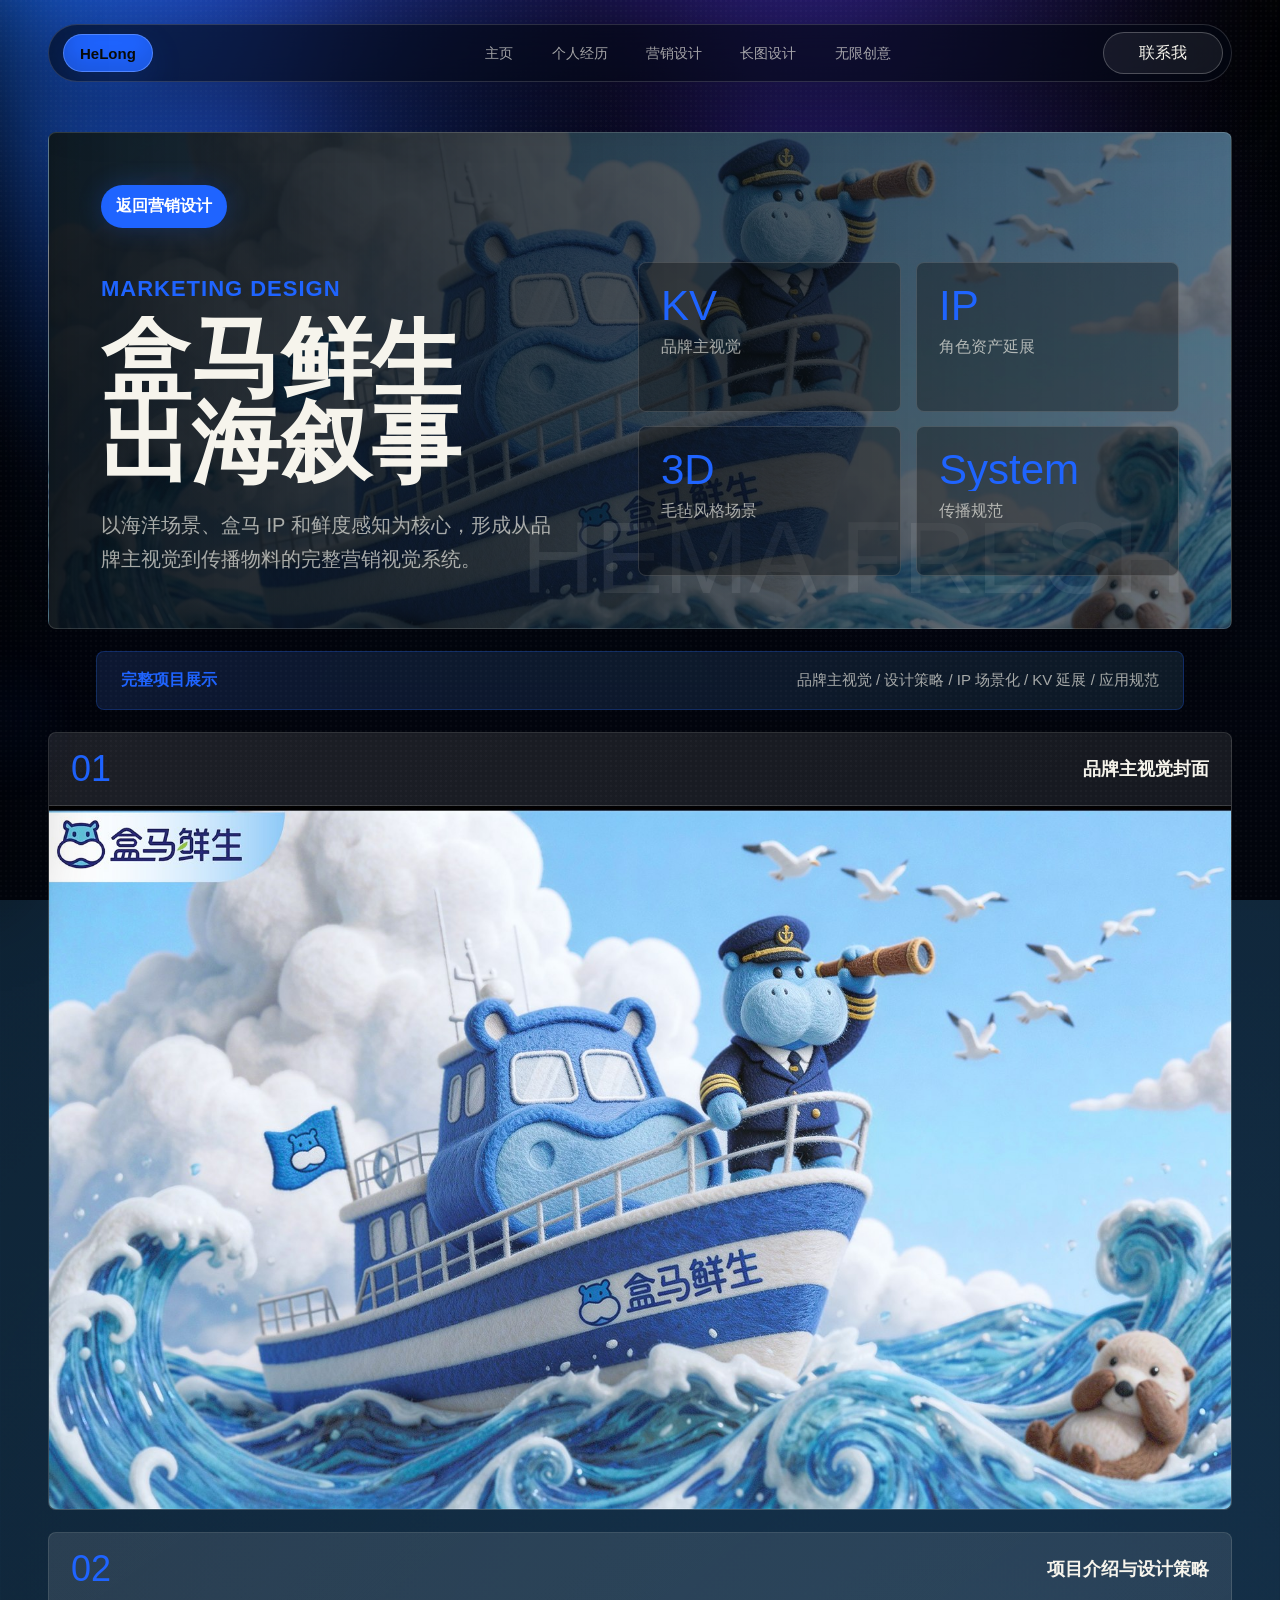
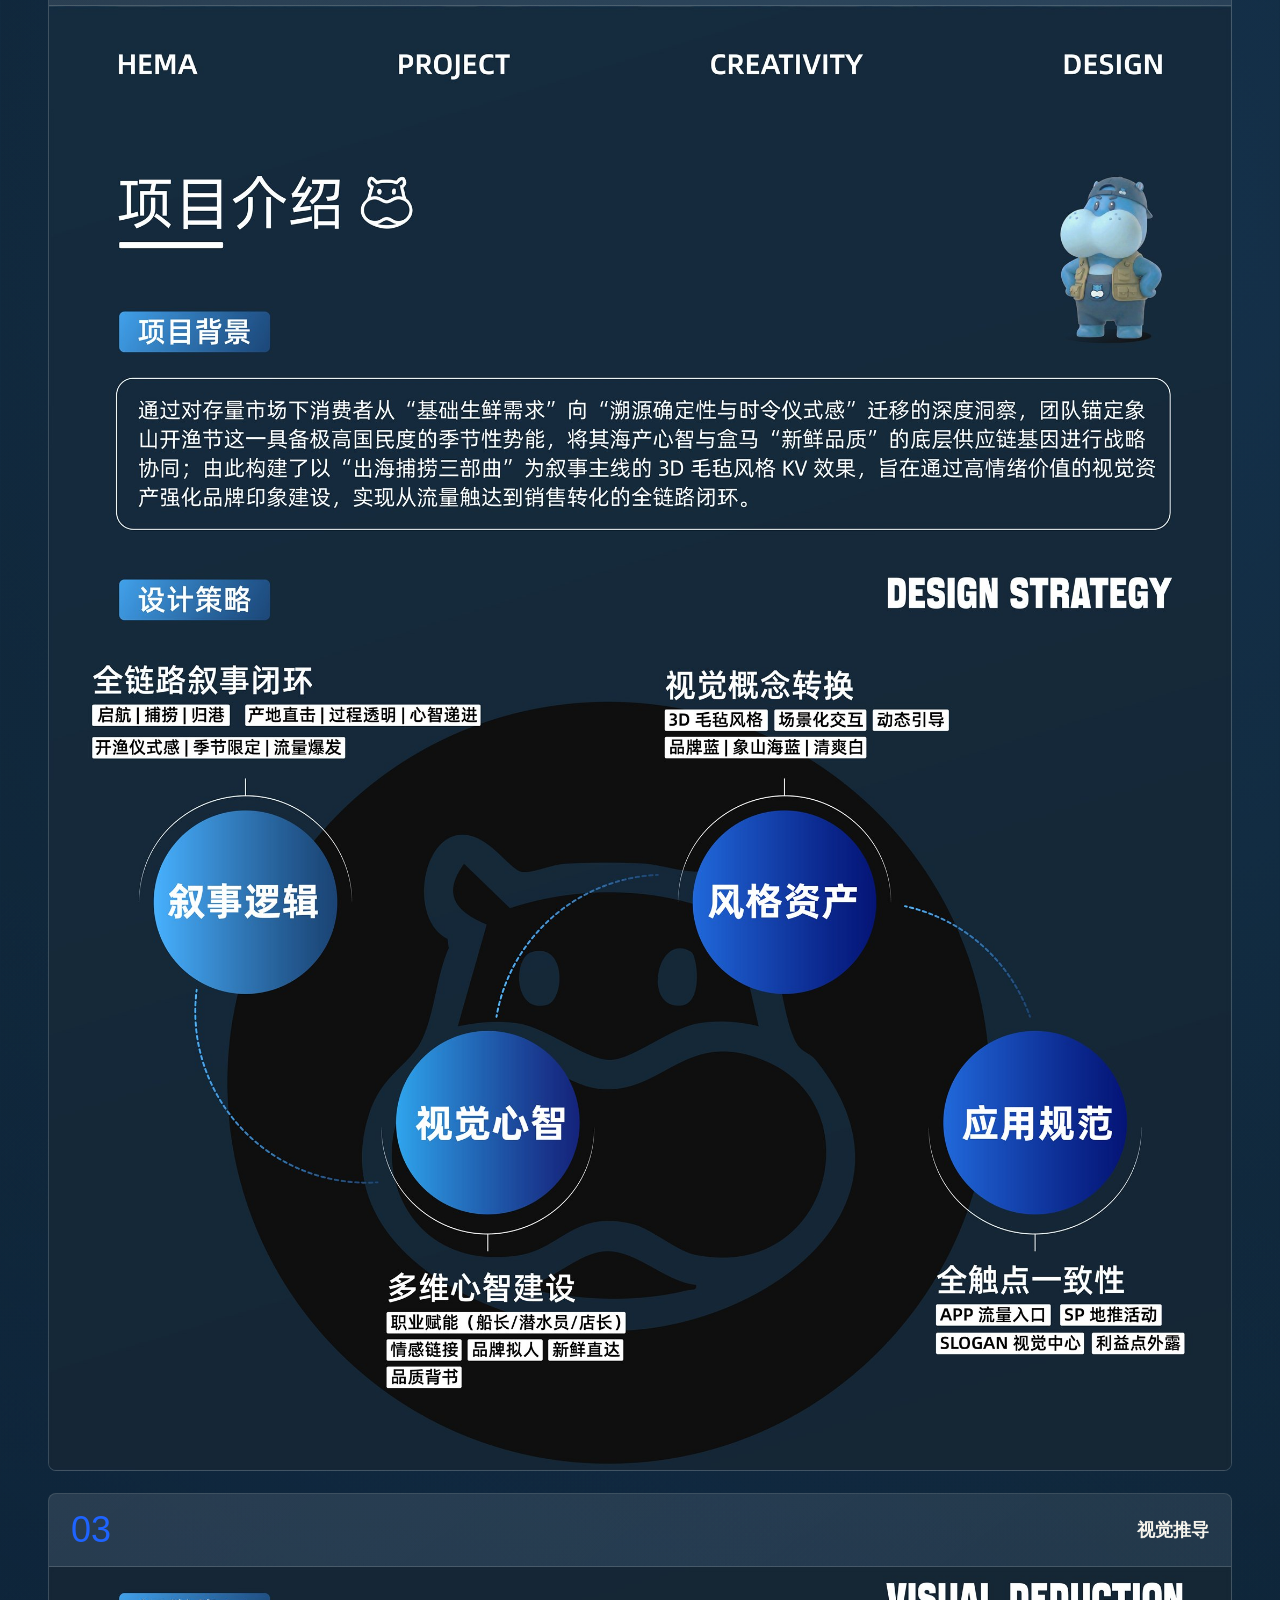
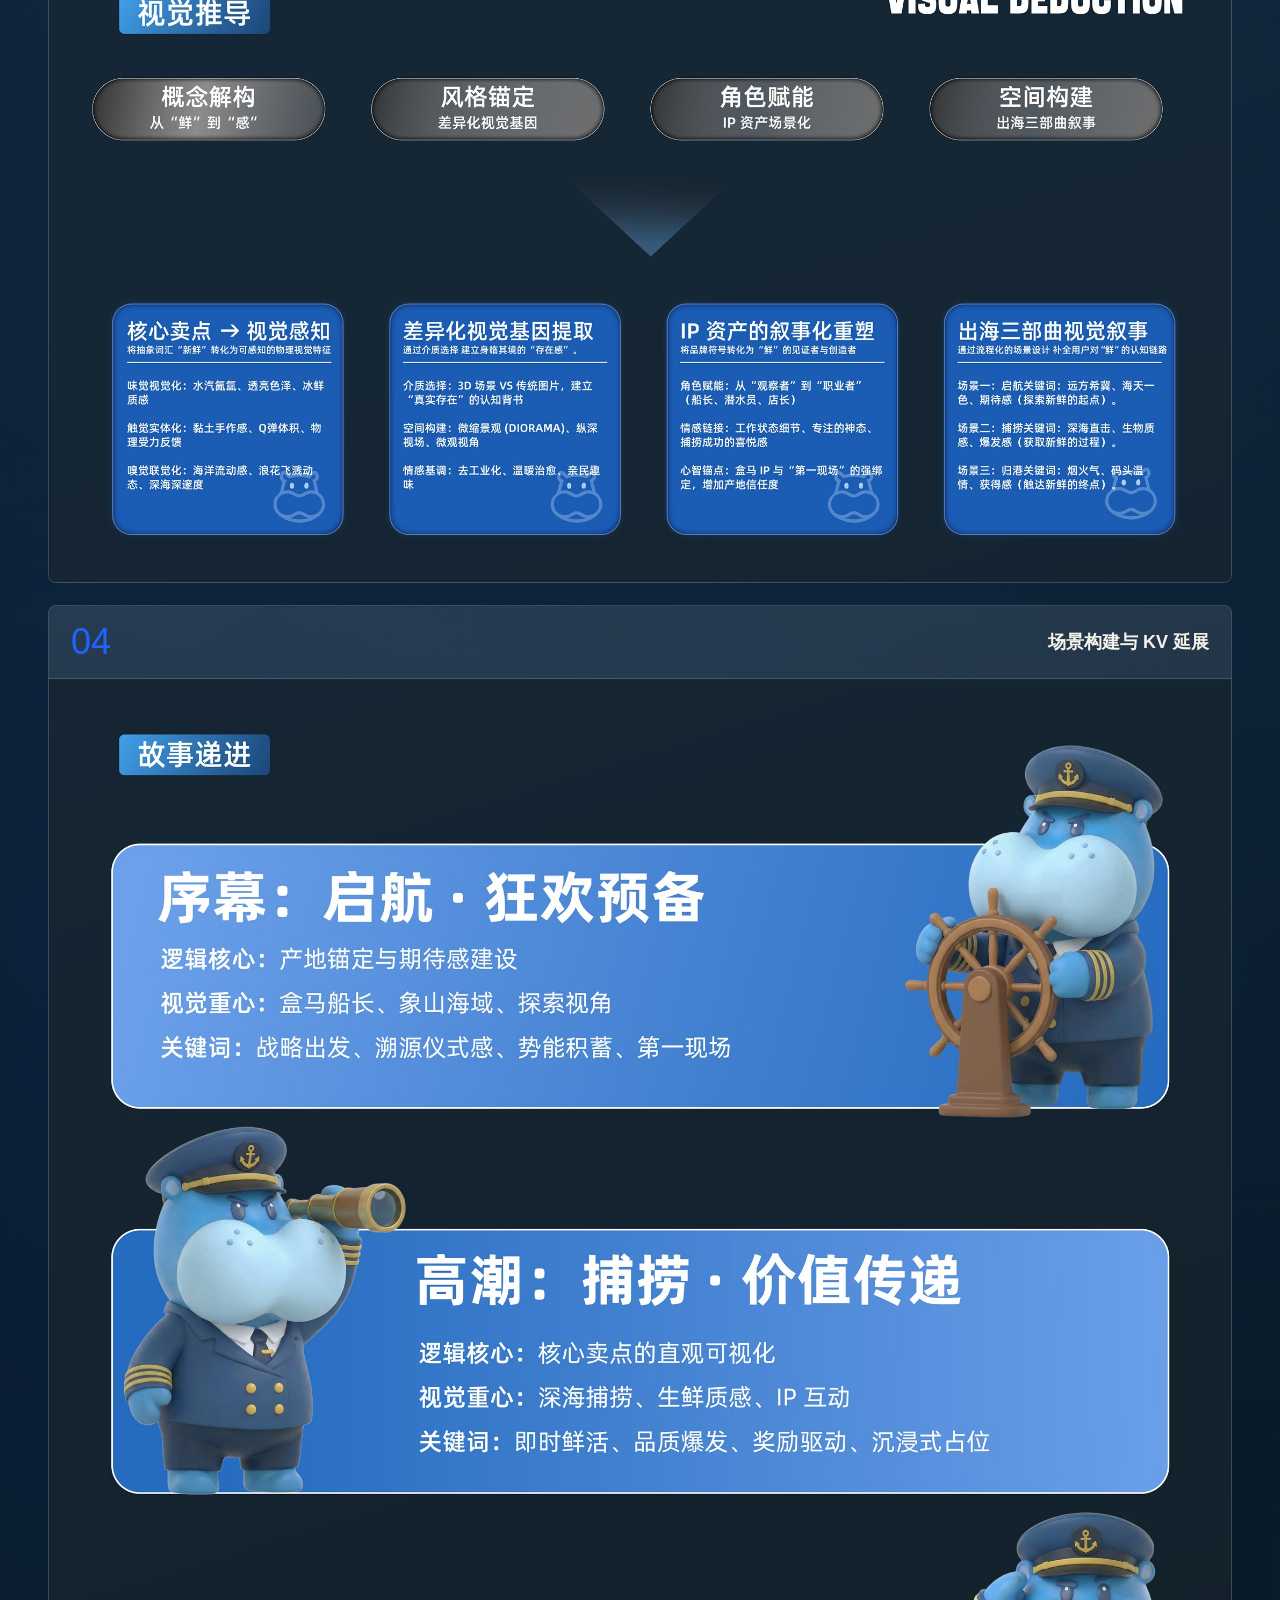
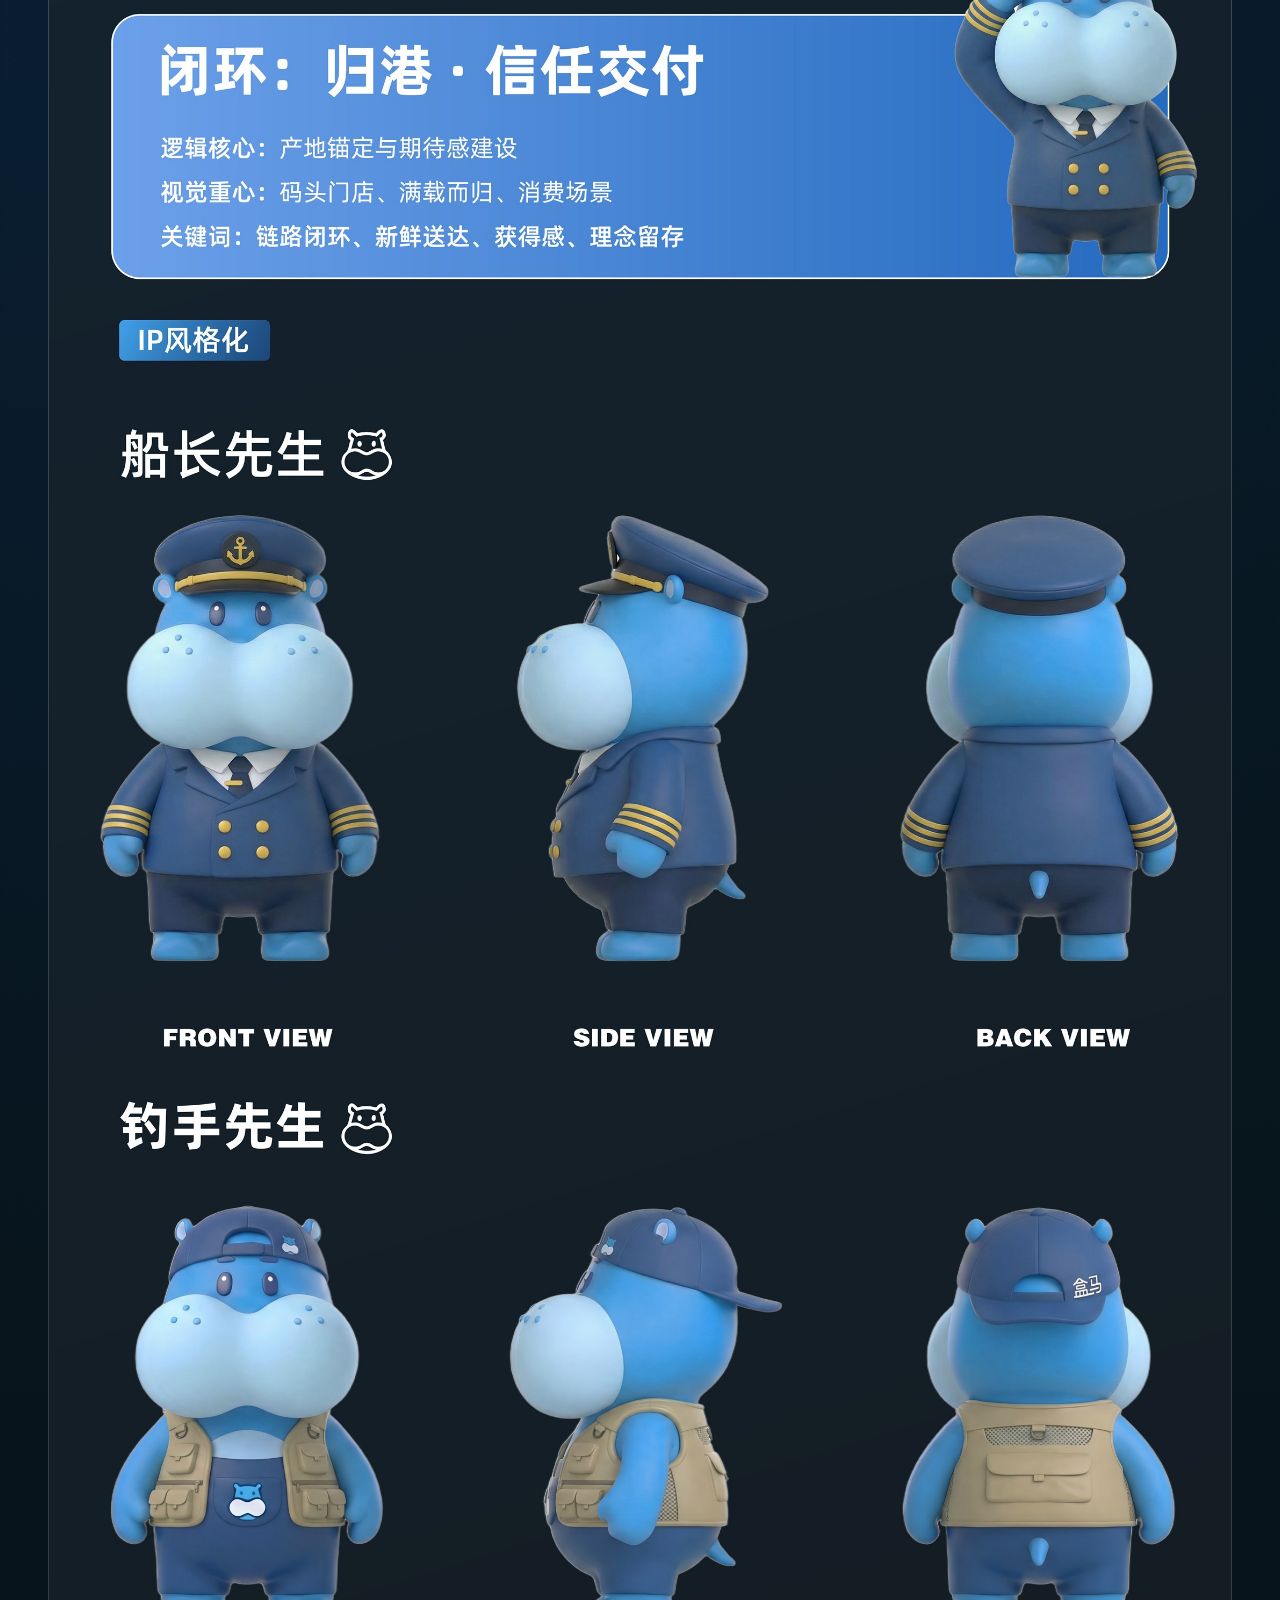
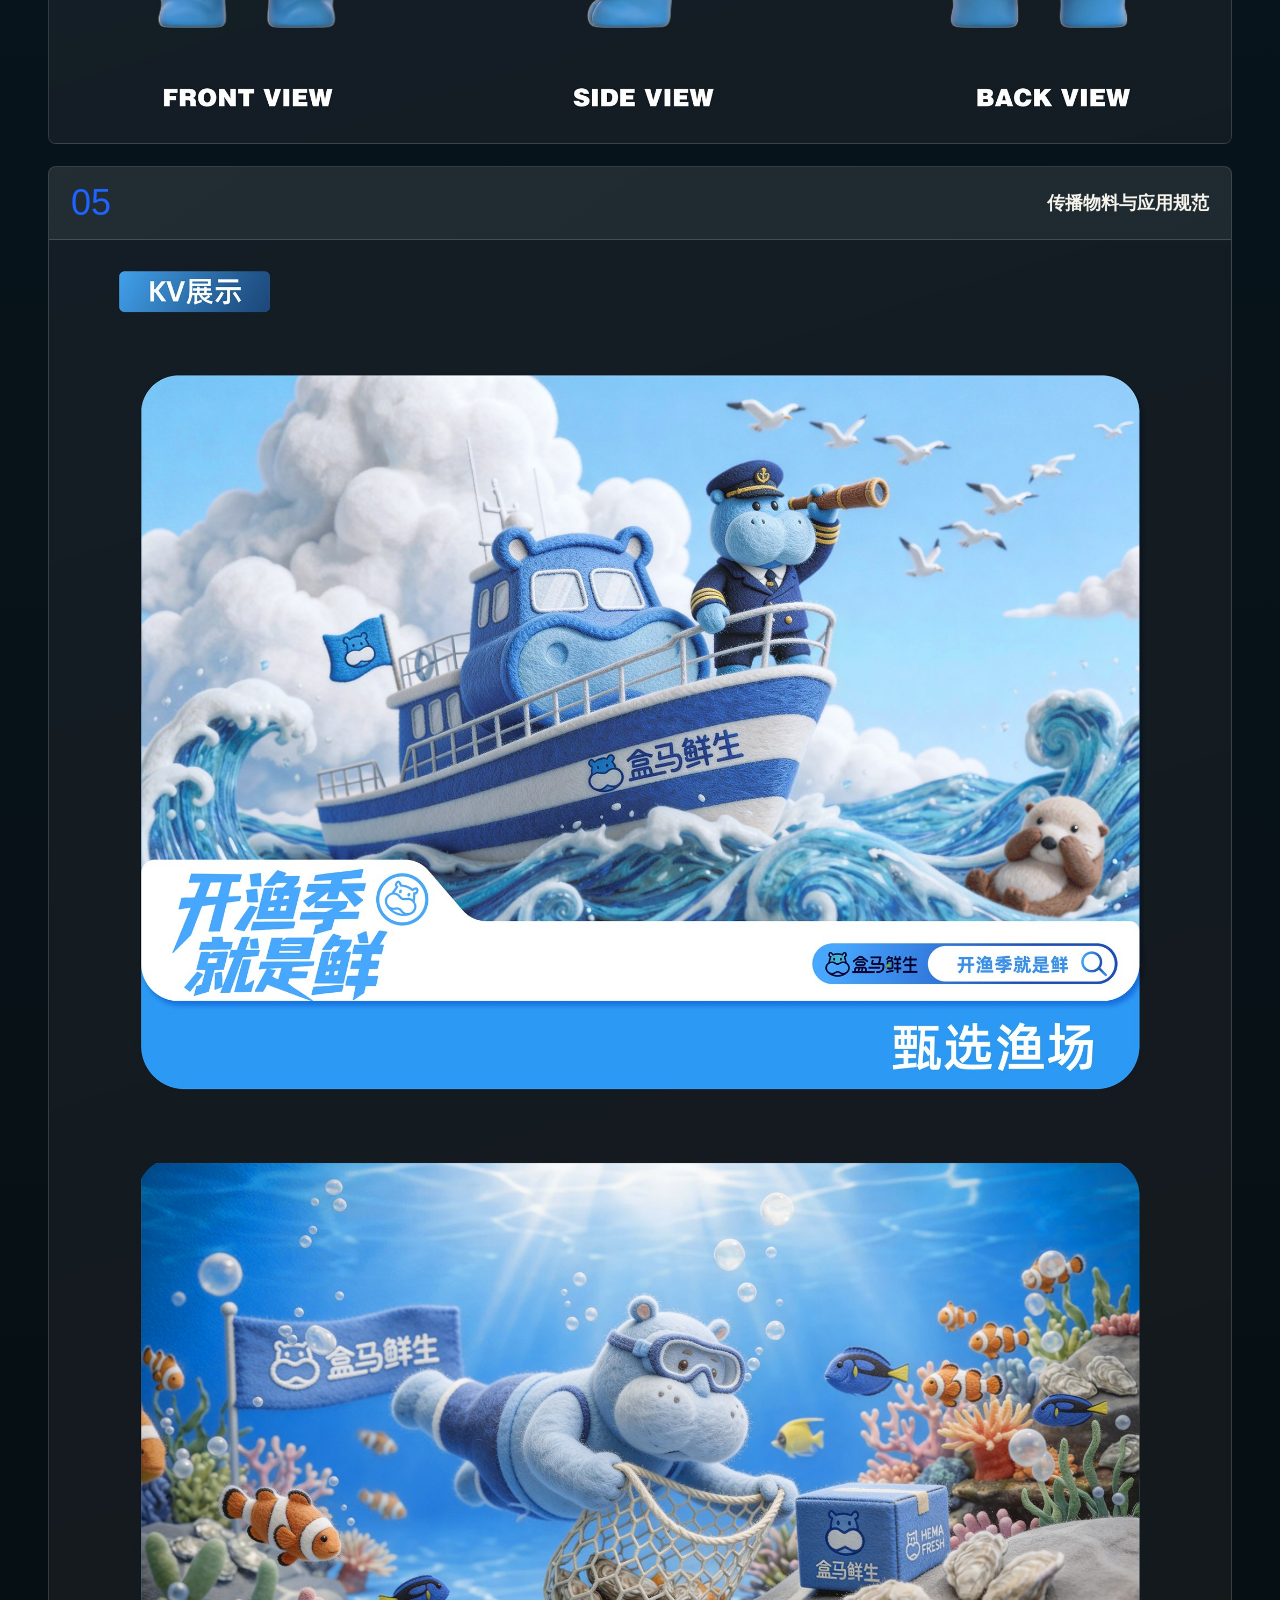
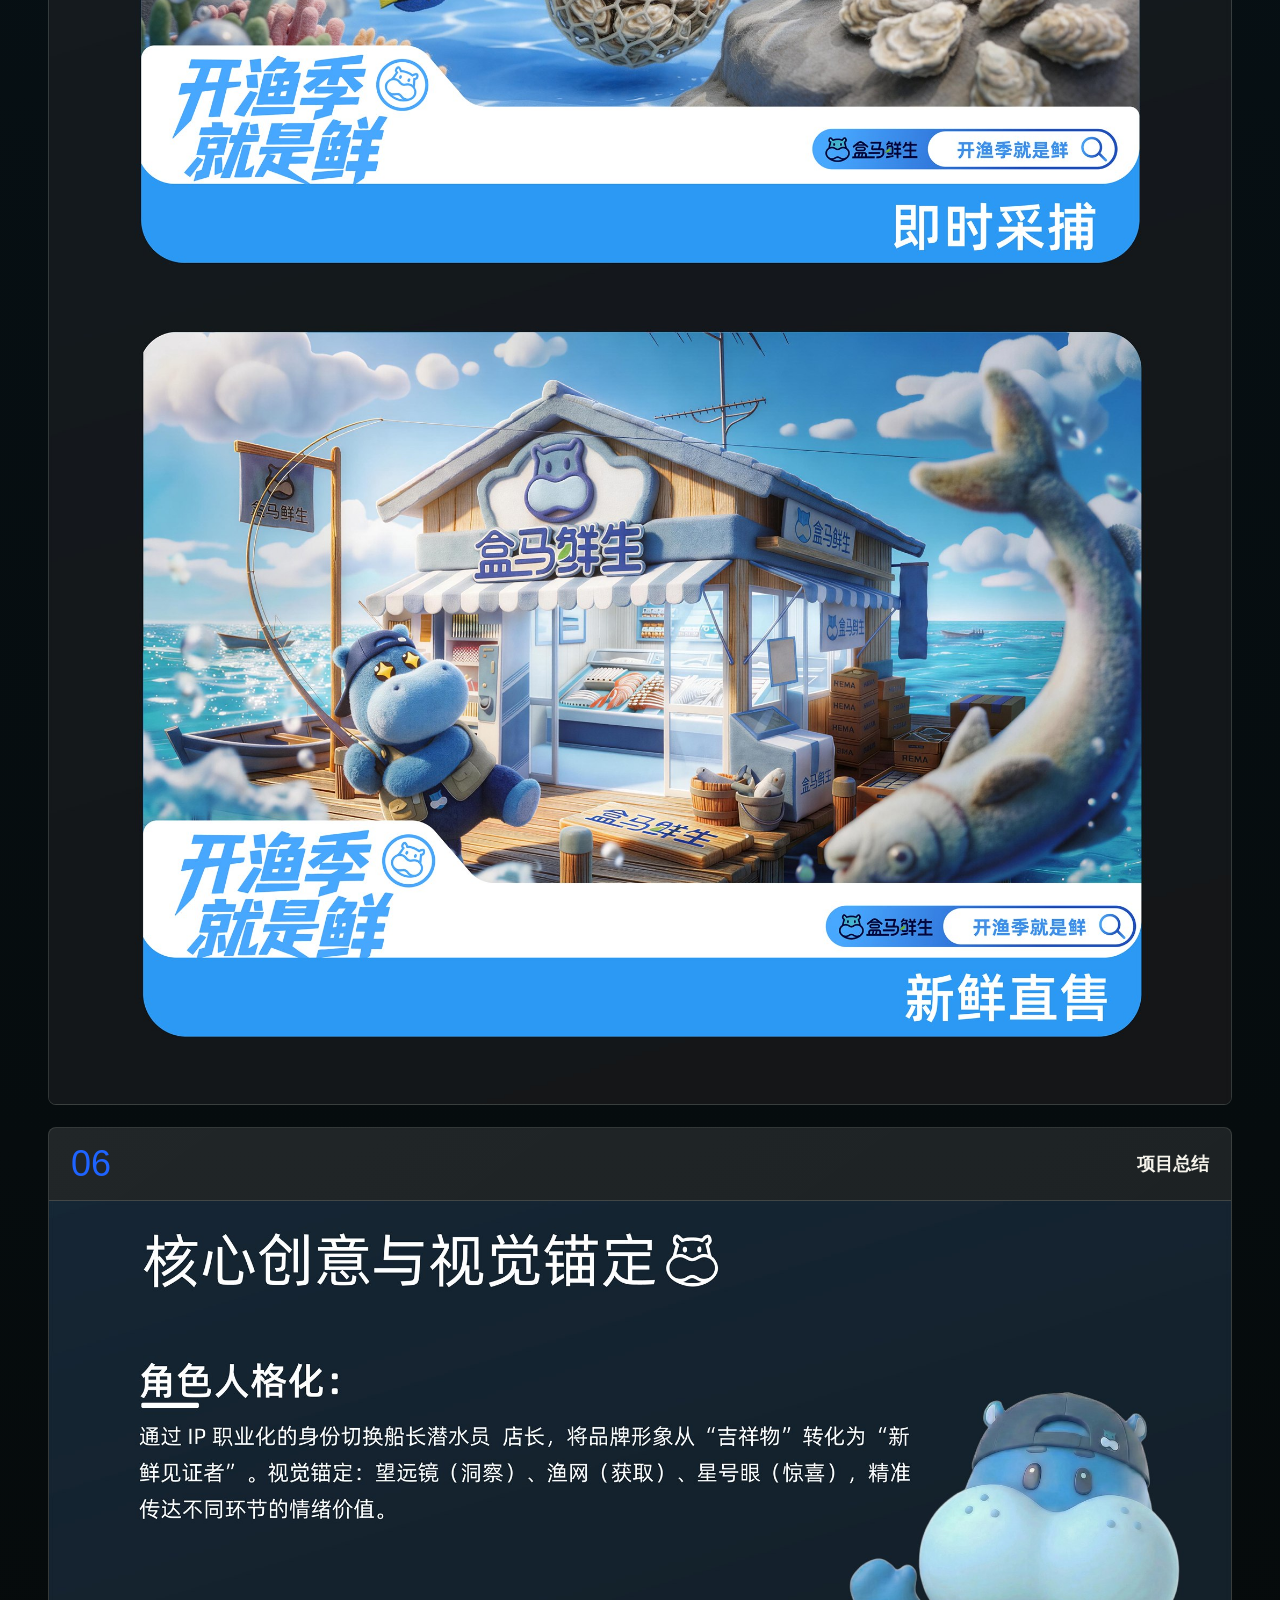
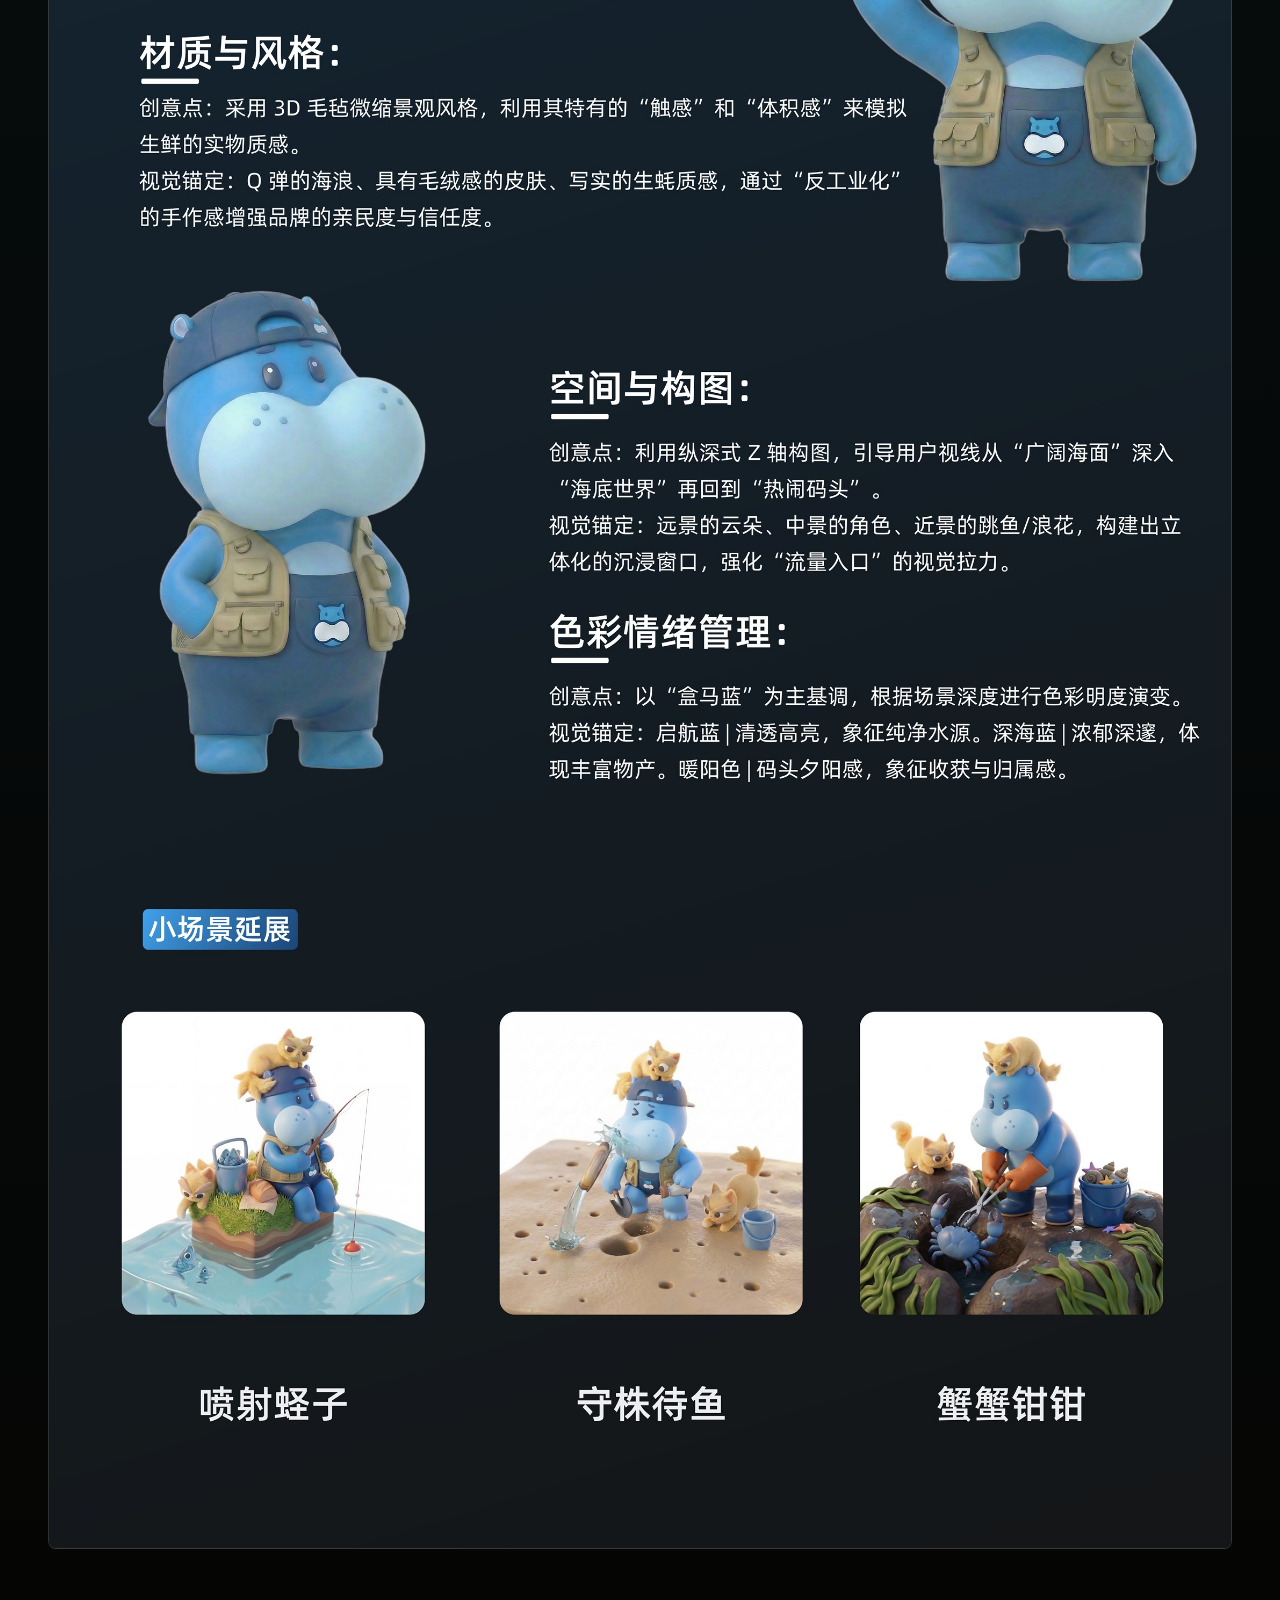
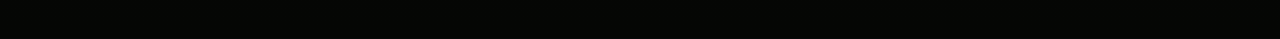
<file: hema-fresh.html>
<!doctype html>
<html lang="zh-CN">
  <head>
    <meta charset="UTF-8" />
    <meta name="viewport" content="width=device-width, initial-scale=1.0" />
    <title>盒马鲜生出海叙事｜Lin Helong Portfolio</title>
    <link rel="stylesheet" href="styles.css?v=20260617-aurora-1" />
  </head>
  <body class="detail-page hema-case-page">
    <div class="cursor-glow" aria-hidden="true"></div>

    <header class="site-nav" aria-label="主导航">
      <a class="brand" href="index.html#home" aria-label="回到首页">
        <span class="brand-pill">
          <span class="brand-mark" aria-hidden="true">
            <svg viewBox="0 0 64 64" fill="none">
              <path class="dragon-shield" d="M10 16 22 8h28l6 12-7 23-17 13-17-13-5-27Z" />
              <path class="dragon-head" d="M20 36 34 15l17 7-11 3 9 7-15-2 3 12-10-9-7 3Z" />
              <path class="dragon-eye" d="M39 24h8l3 4-10-1-1-3Z" />
              <path class="dragon-flame" d="M13 22 8 33l5 12 4-12-4-11Z" />
            </svg>
          </span>
          <span class="brand-word">HeLong</span>
        </span>
      </a>
      <nav class="nav-links">
        <a class="roll-link" href="index.html#home"><span data-text="主页">主页</span></a>
        <a class="roll-link" href="index.html#experience"><span data-text="个人经历">个人经历</span></a>
        <a class="roll-link" href="index.html#marketing"><span data-text="营销设计">营销设计</span></a>
        <a class="roll-link" href="index.html#longform"><span data-text="长图设计">长图设计</span></a>
        <a class="roll-link" href="index.html#creative"><span data-text="无限创意">无限创意</span></a>
      </nav>
      <button class="contact-button" type="button" data-open-contact>联系我</button>
    </header>

    <main class="detail-main">
      <section class="detail-hero hema-detail-hero">
        <a class="back-link" href="index.html#marketing">返回营销设计</a>
        <p class="section-kicker">Marketing Design</p>
        <h1>盒马鲜生<br />出海叙事</h1>
        <p>以海洋场景、盒马 IP 和鲜度感知为核心，形成从品牌主视觉到传播物料的完整营销视觉系统。</p>
        <div class="detail-stat-row">
          <span><strong>KV</strong>品牌主视觉</span>
          <span><strong>IP</strong>角色资产延展</span>
          <span><strong>3D</strong>毛毡风格场景</span>
          <span><strong>System</strong>传播规范</span>
        </div>
      </section>
      <section class="case-brief-strip hema-brief-strip">
        <p>完整项目展示</p>
        <span>品牌主视觉 / 设计策略 / IP 场景化 / KV 延展 / 应用规范</span>
      </section>

      <section class="nike-page-stack" aria-label="盒马项目页面展示">
        <article class="nike-page-card">
          <div class="nike-page-label">
            <span>01</span>
            <strong>品牌主视觉封面</strong>
          </div>
          <img src="assets/hema/hema-1.jpg" alt="盒马鲜生品牌主视觉封面" loading="lazy" />
        </article>
        <article class="nike-page-card">
          <div class="nike-page-label">
            <span>02</span>
            <strong>项目介绍与设计策略</strong>
          </div>
          <img src="assets/hema/hema-2.jpg" alt="盒马项目介绍与设计策略" loading="lazy" />
        </article>
        <article class="nike-page-card">
          <div class="nike-page-label">
            <span>03</span>
            <strong>视觉推导</strong>
          </div>
          <img src="assets/hema/hema-3.jpg" alt="盒马视觉推导页面" loading="lazy" />
        </article>
        <article class="nike-page-card">
          <div class="nike-page-label">
            <span>04</span>
            <strong>场景构建与 KV 延展</strong>
          </div>
          <img src="assets/hema/hema-4.jpg" alt="盒马场景构建与 KV 延展" loading="lazy" />
        </article>
        <article class="nike-page-card">
          <div class="nike-page-label">
            <span>05</span>
            <strong>传播物料与应用规范</strong>
          </div>
          <img src="assets/hema/hema-5.jpg" alt="盒马传播物料与应用规范" loading="lazy" />
        </article>
        <article class="nike-page-card">
          <div class="nike-page-label">
            <span>06</span>
            <strong>项目总结</strong>
          </div>
          <img src="assets/hema/hema-6-replace.jpg" alt="盒马项目总结页面" loading="lazy" />
        </article>
      </section>
    </main>

    <dialog class="contact-dialog" aria-labelledby="contact-title">
      <button class="close-dialog" type="button" data-close-dialog aria-label="关闭">×</button>
      <p class="section-kicker">Contact</p>
      <h2 id="contact-title">联系合作</h2>
      <p>如果需要品牌视觉、AI 创意、营销设计或长图设计，可以通过下面方式联系我。</p>
      <div class="contact-layout">
        <div class="contact-list">
          <a class="contact-card" href="tel:18878556316" aria-label="拨打电话 18878556316">
            <span class="contact-card-icon" aria-hidden="true">
              <svg viewBox="0 0 24 24" fill="none"><path d="M6.6 3.8 9.4 3l2.1 5-1.6 1.1c.9 1.9 2.3 3.3 4.2 4.2l1.1-1.6 5 2.1-.8 2.8c-.4 1.3-1.7 2.1-3 1.8C10.8 17.3 6.7 13.2 5.6 7.6c-.3-1.3.5-2.6 1-3.8Z" stroke="currentColor" stroke-width="1.8" stroke-linecap="round" stroke-linejoin="round" /></svg>
            </span>
            <span><small>PHONE</small><strong>18878556316</strong></span>
          </a>
          <a class="contact-card" href="mailto:linhelong738@gmail.com" aria-label="发送邮件到 linhelong738@gmail.com">
            <span class="contact-card-icon" aria-hidden="true">
              <svg viewBox="0 0 24 24" fill="none"><path d="M4 6.5h16v11H4v-11Z" stroke="currentColor" stroke-width="1.8" stroke-linejoin="round" /><path d="m4.8 7.2 7.2 5.5 7.2-5.5" stroke="currentColor" stroke-width="1.8" stroke-linecap="round" stroke-linejoin="round" /></svg>
            </span>
            <span><small>EMAIL</small><strong>linhelong738@gmail.com</strong></span>
          </a>
        </div>
        <div class="wechat-card">
          <img src="assets/wechat-qr.jpg" alt="微信二维码" loading="lazy" />
          <span>微信扫码添加</span>
        </div>
      </div></dialog>

    <script src="aurora-background.js?v=20260617-aurora-1"></script>
    <script src="script.js?v=20260617-aurora-1"></script>
  </body>
</html>
</file>
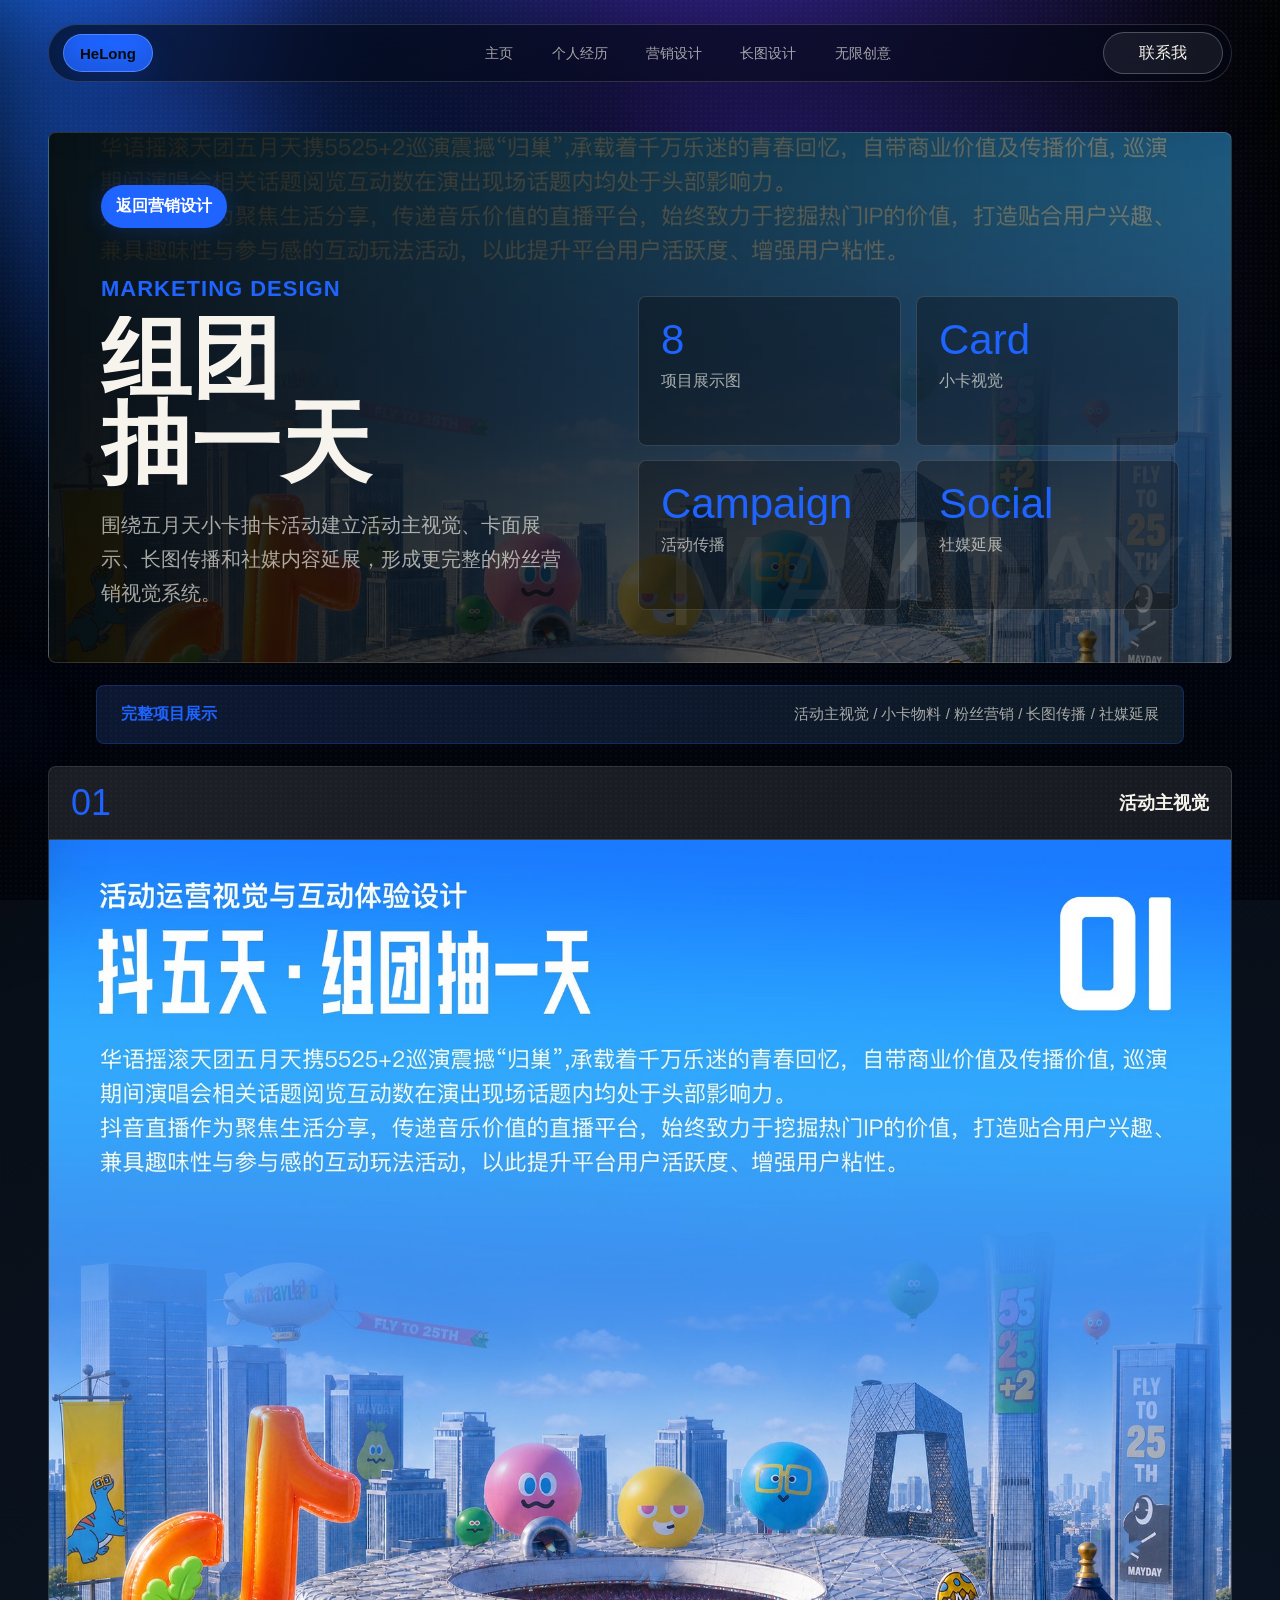
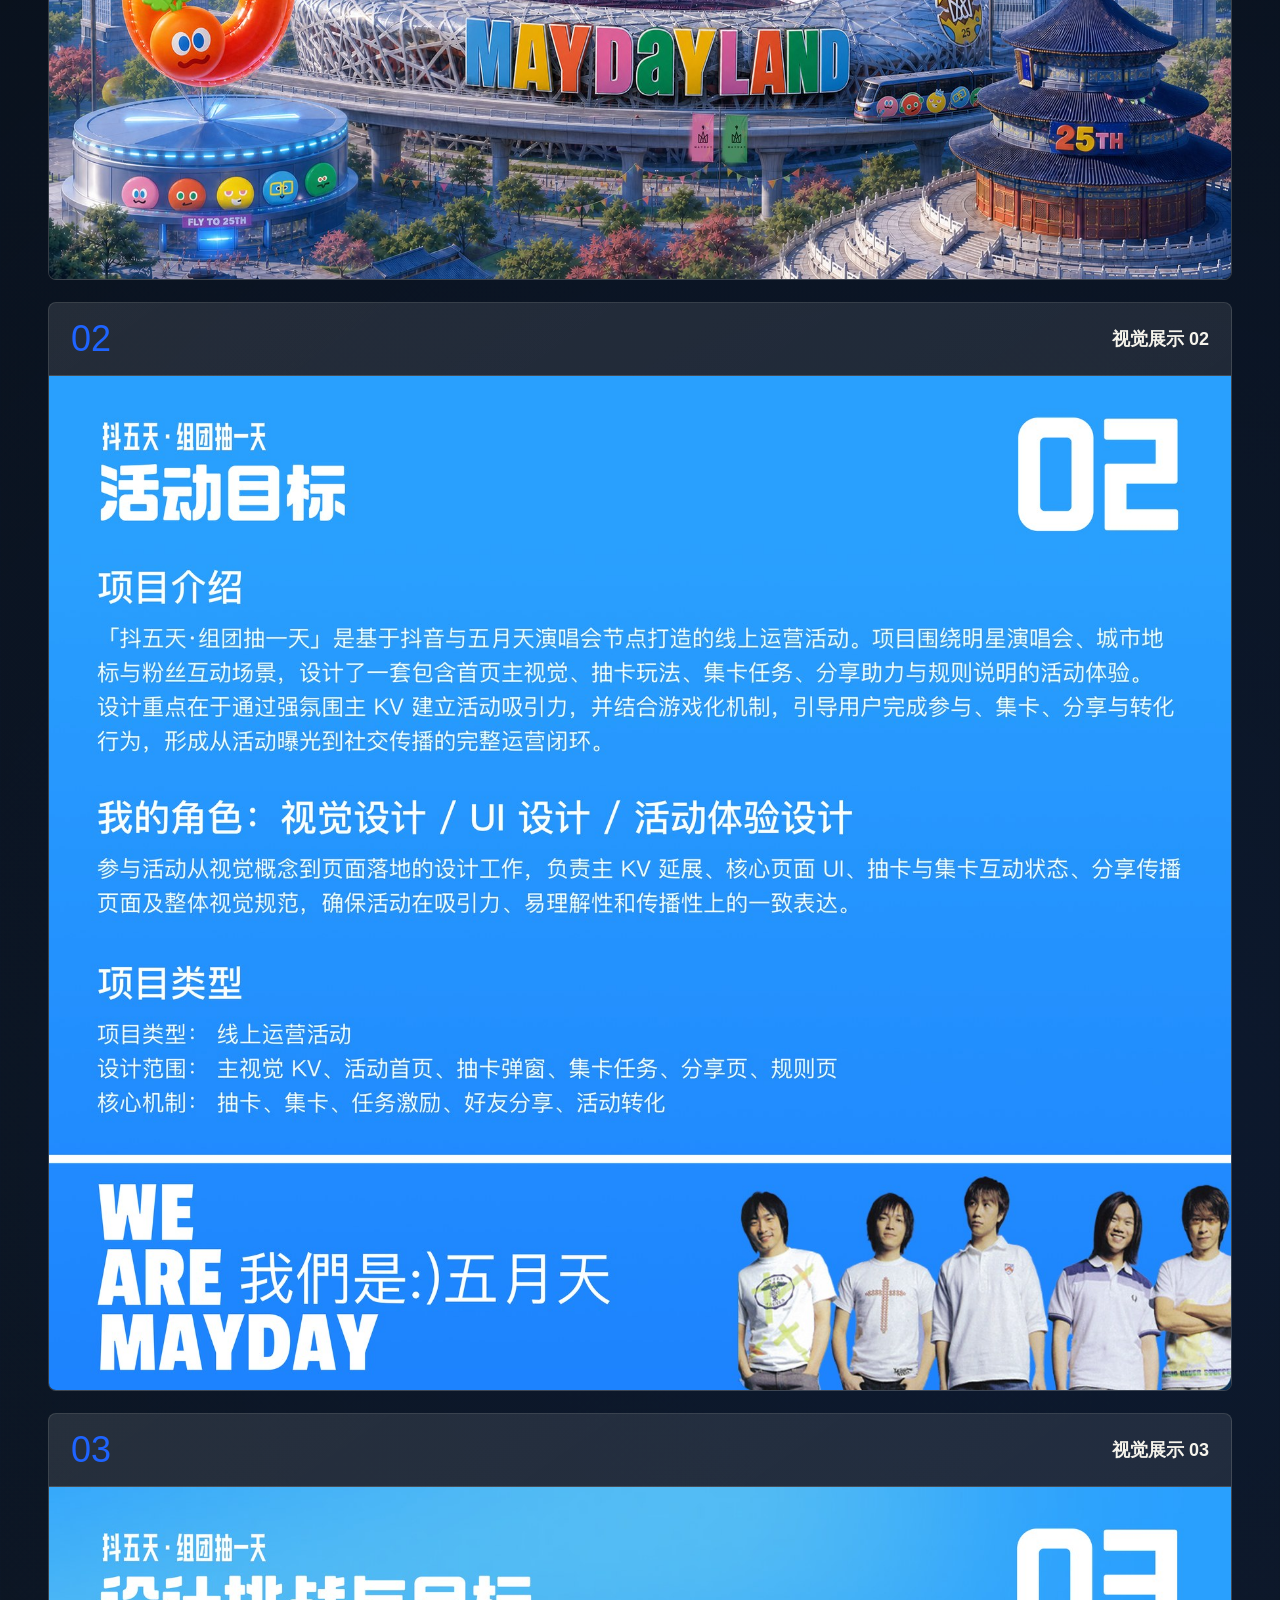
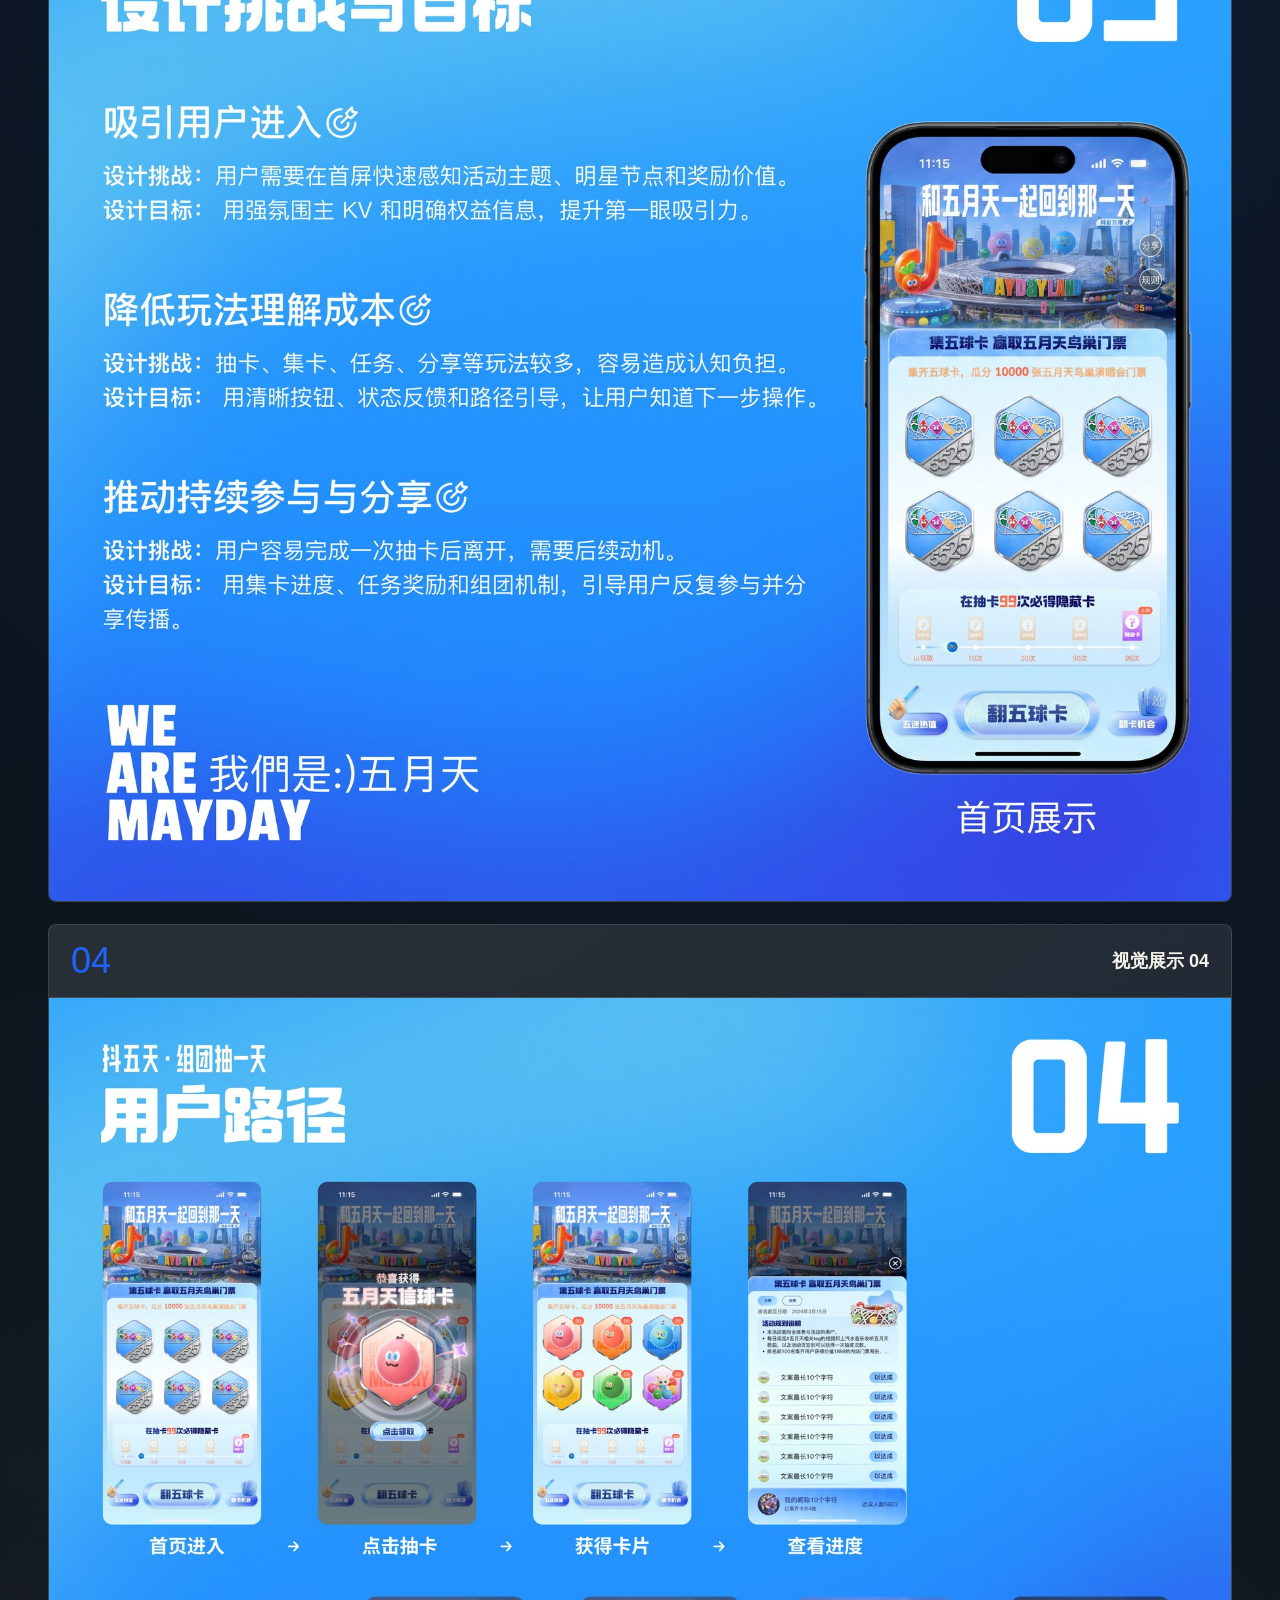
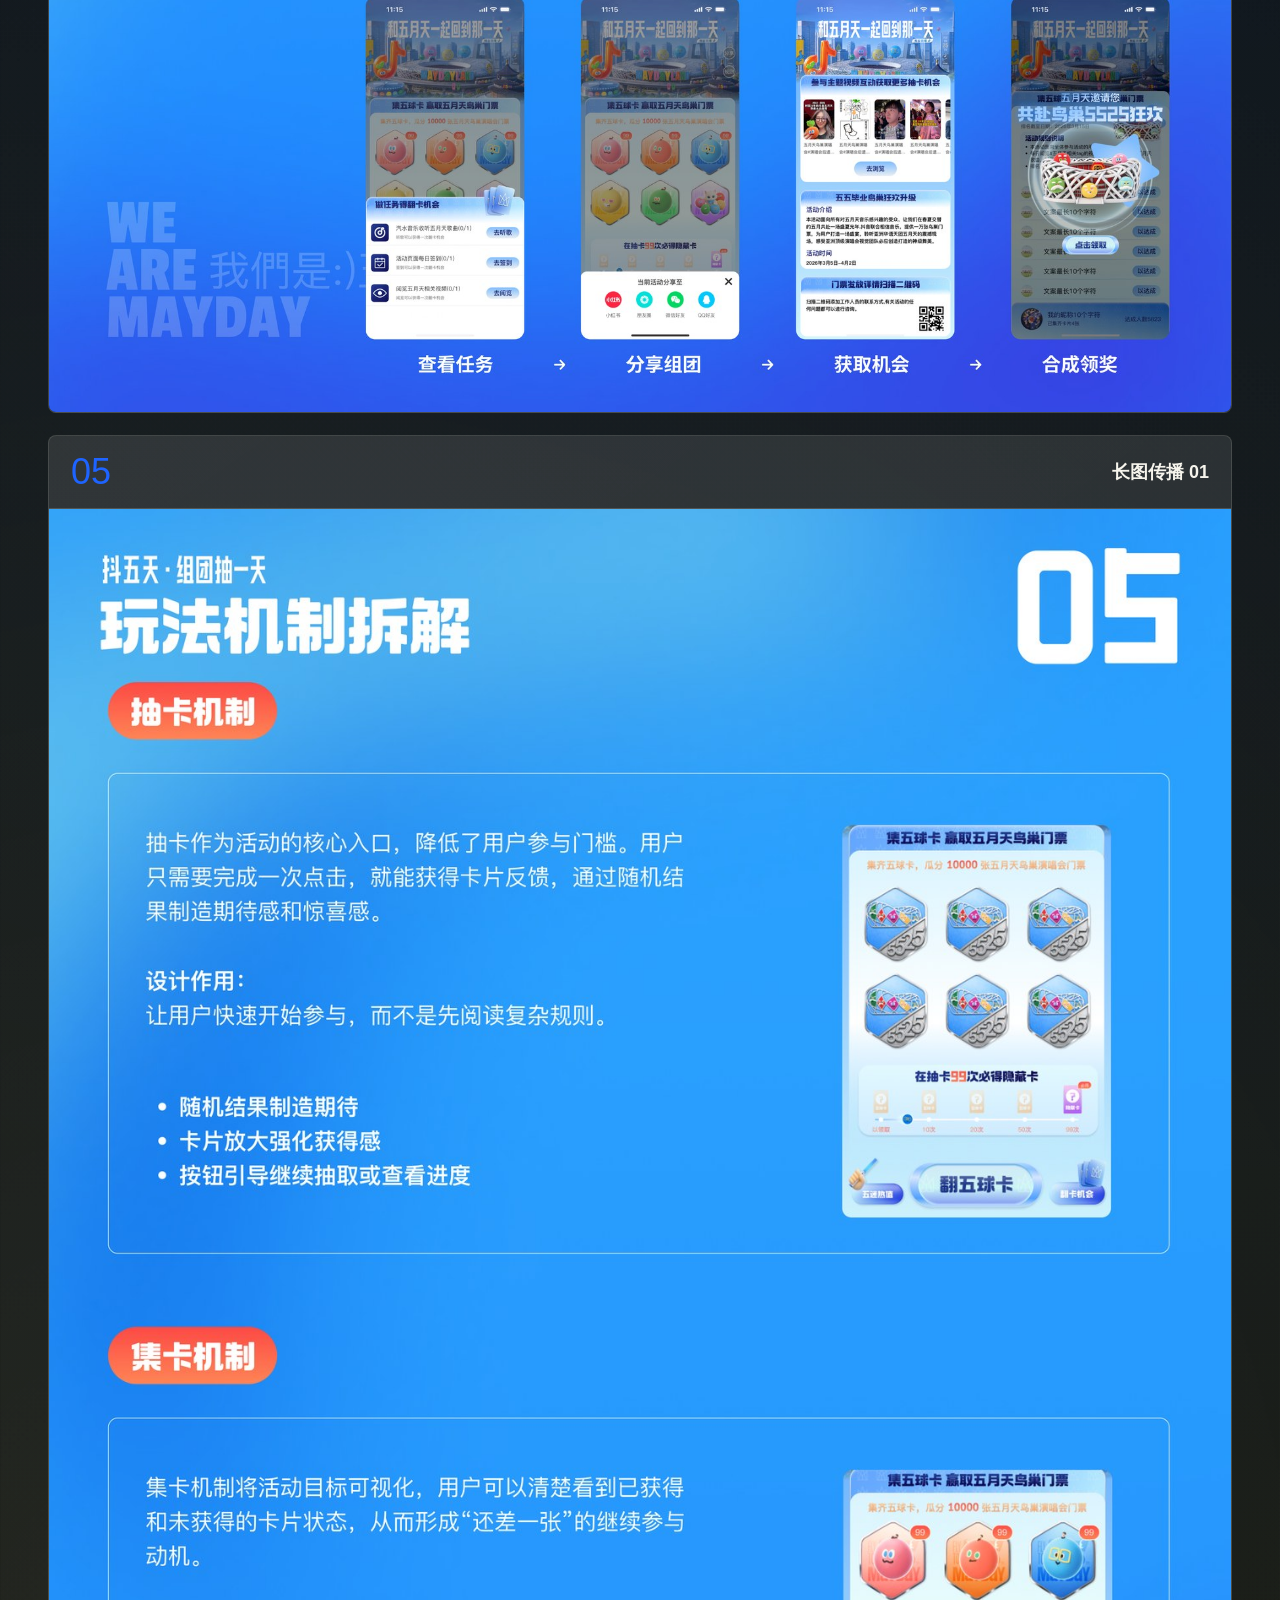
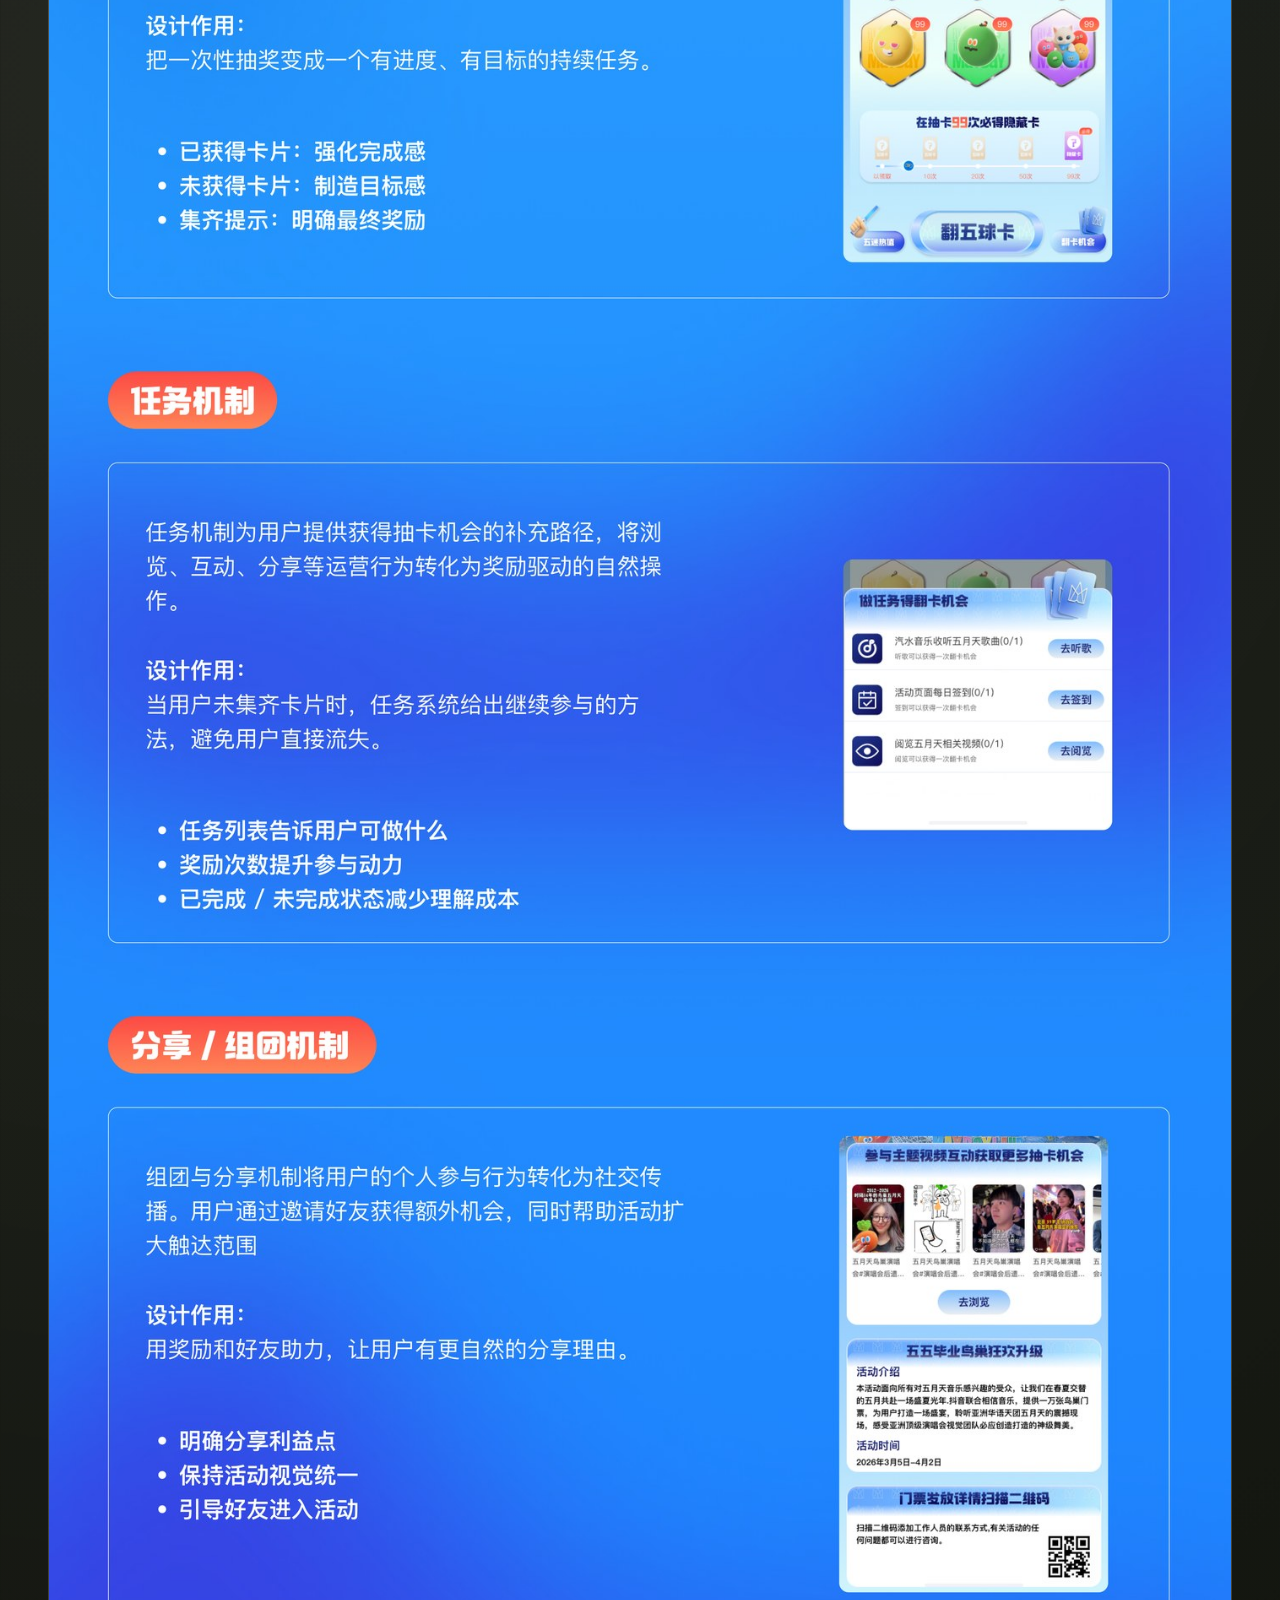
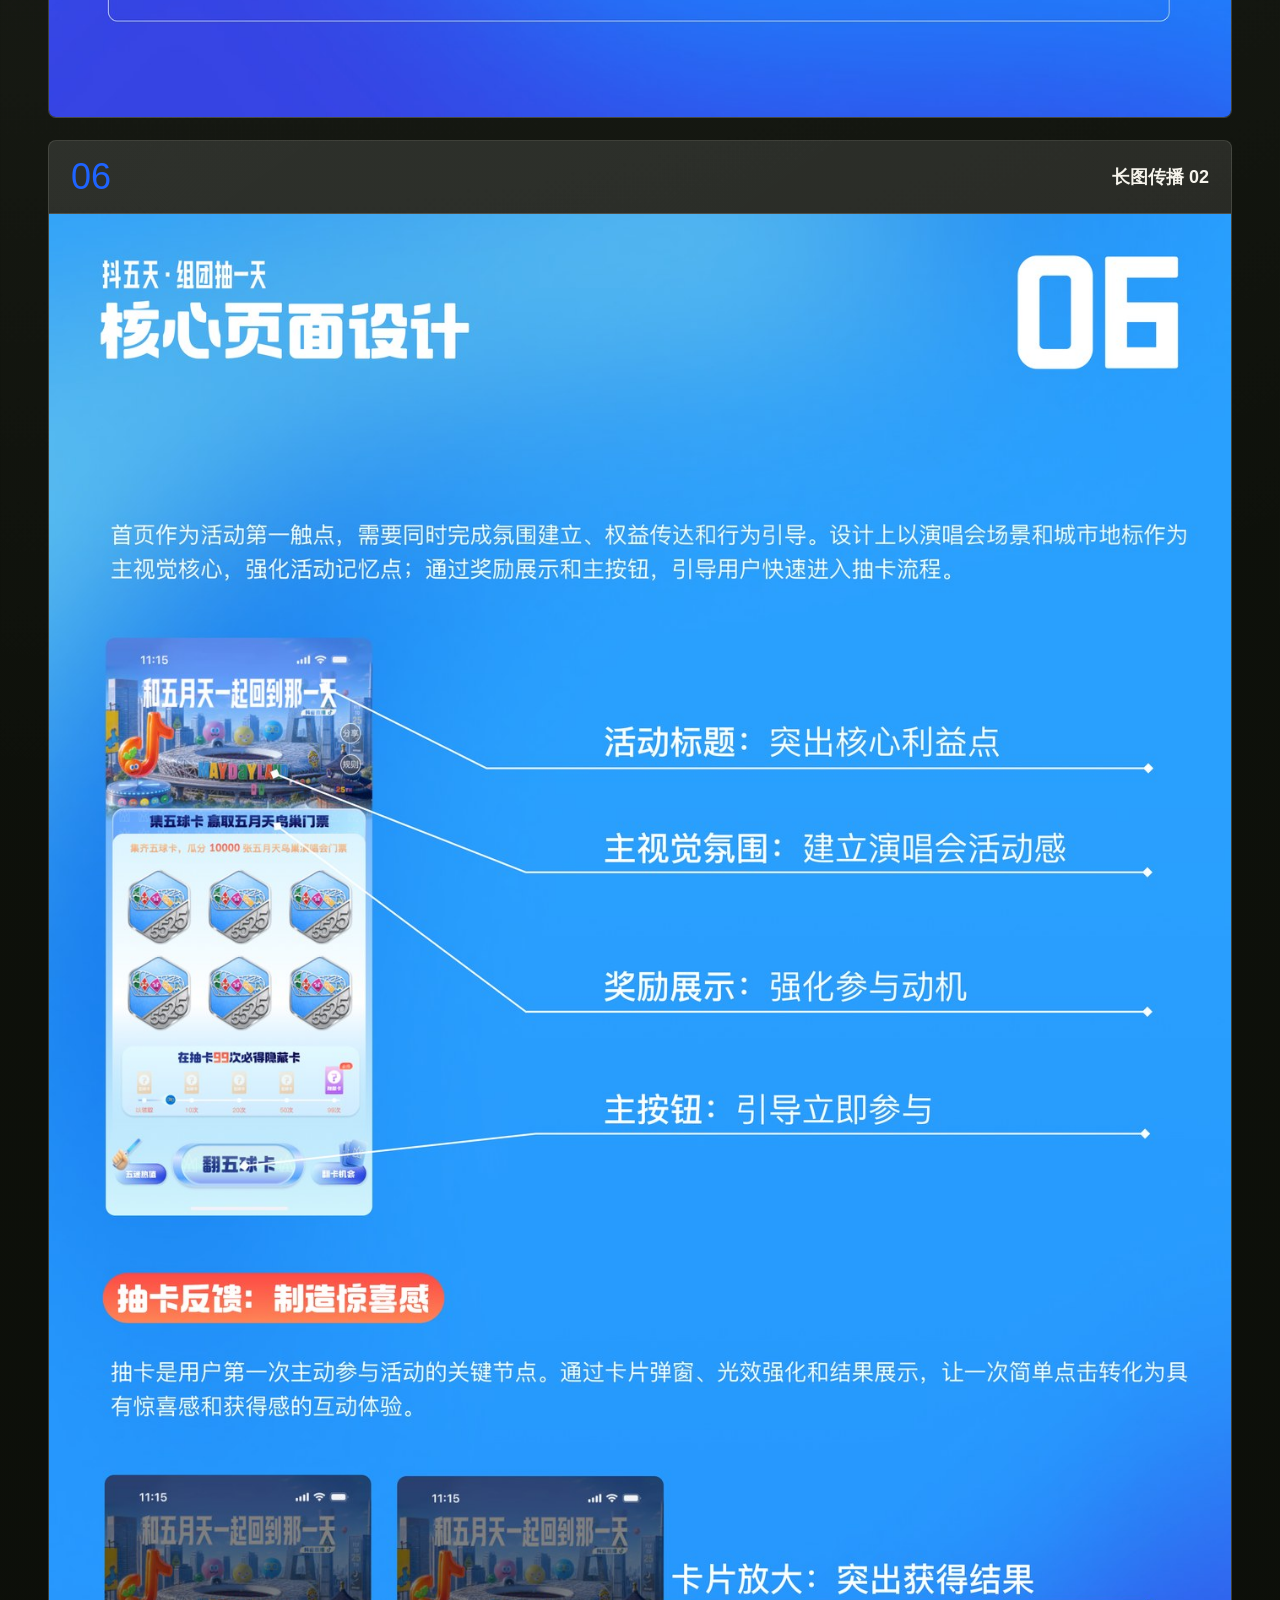
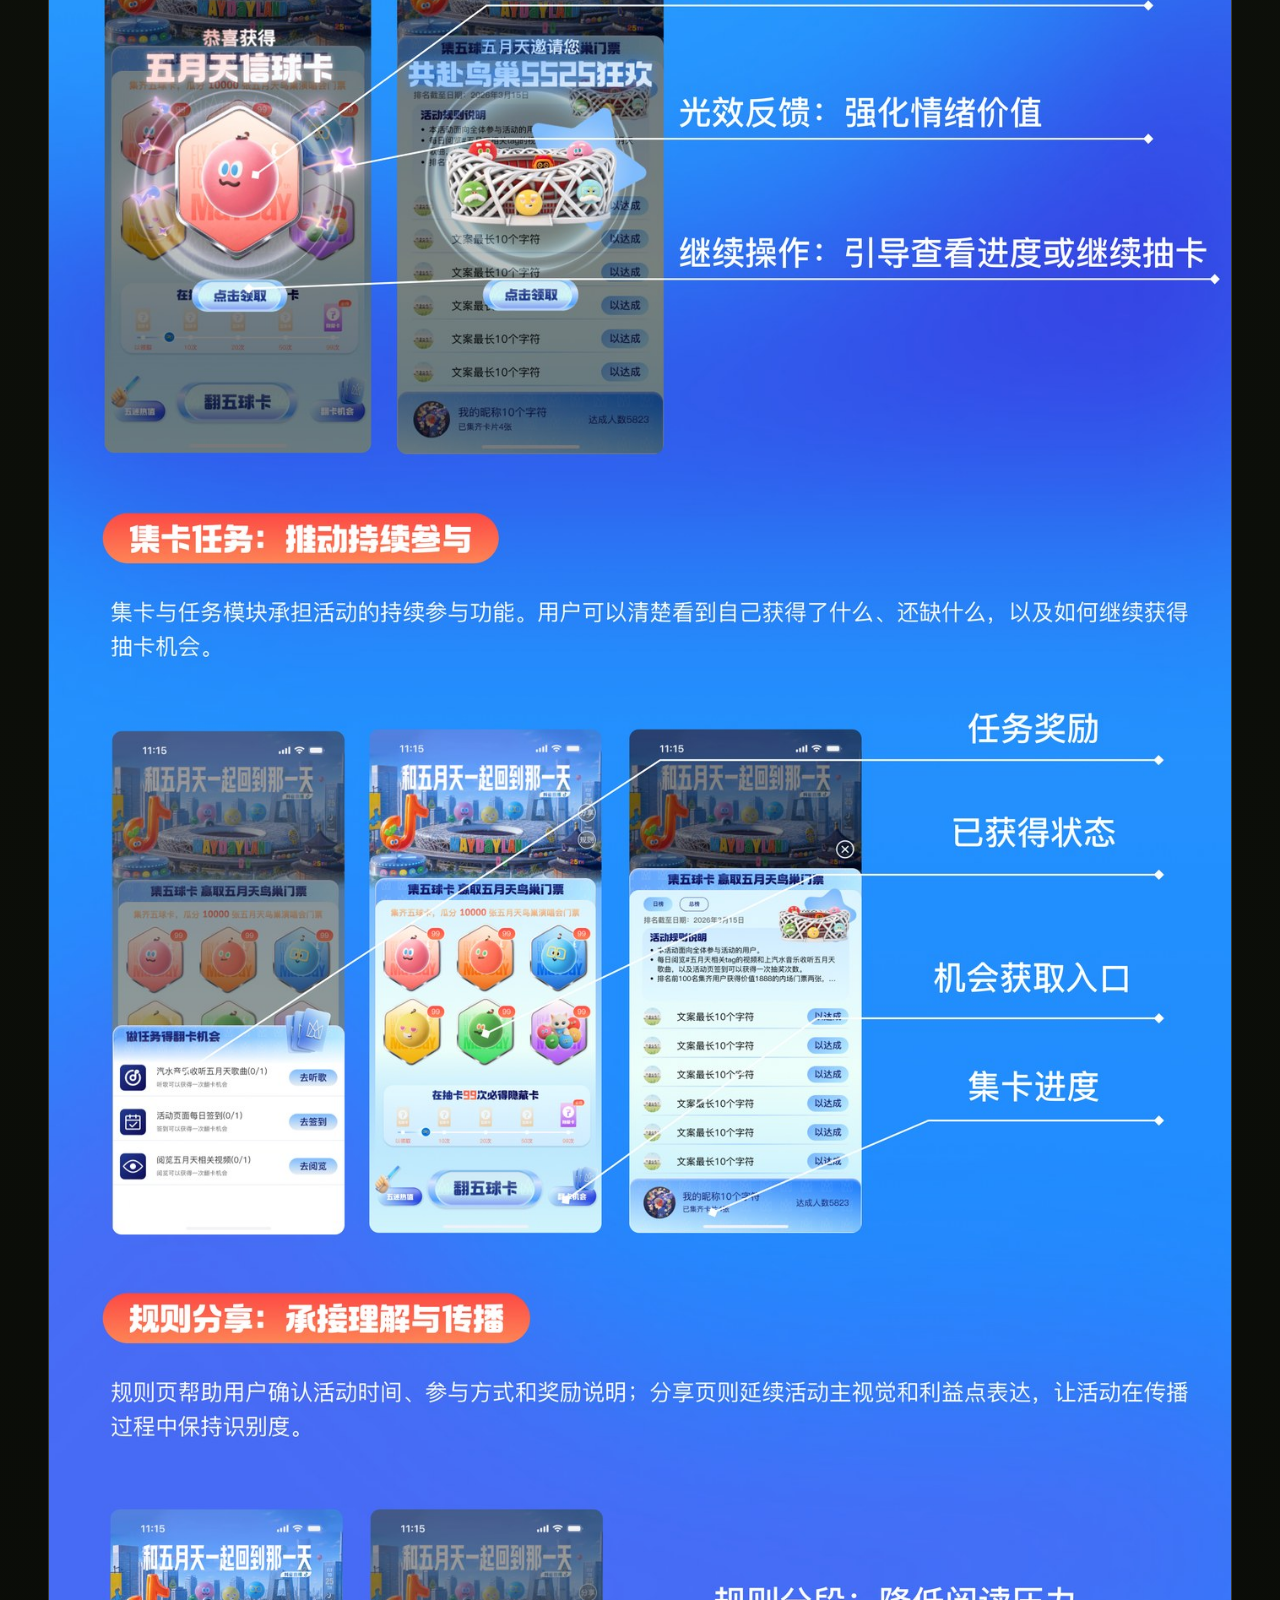
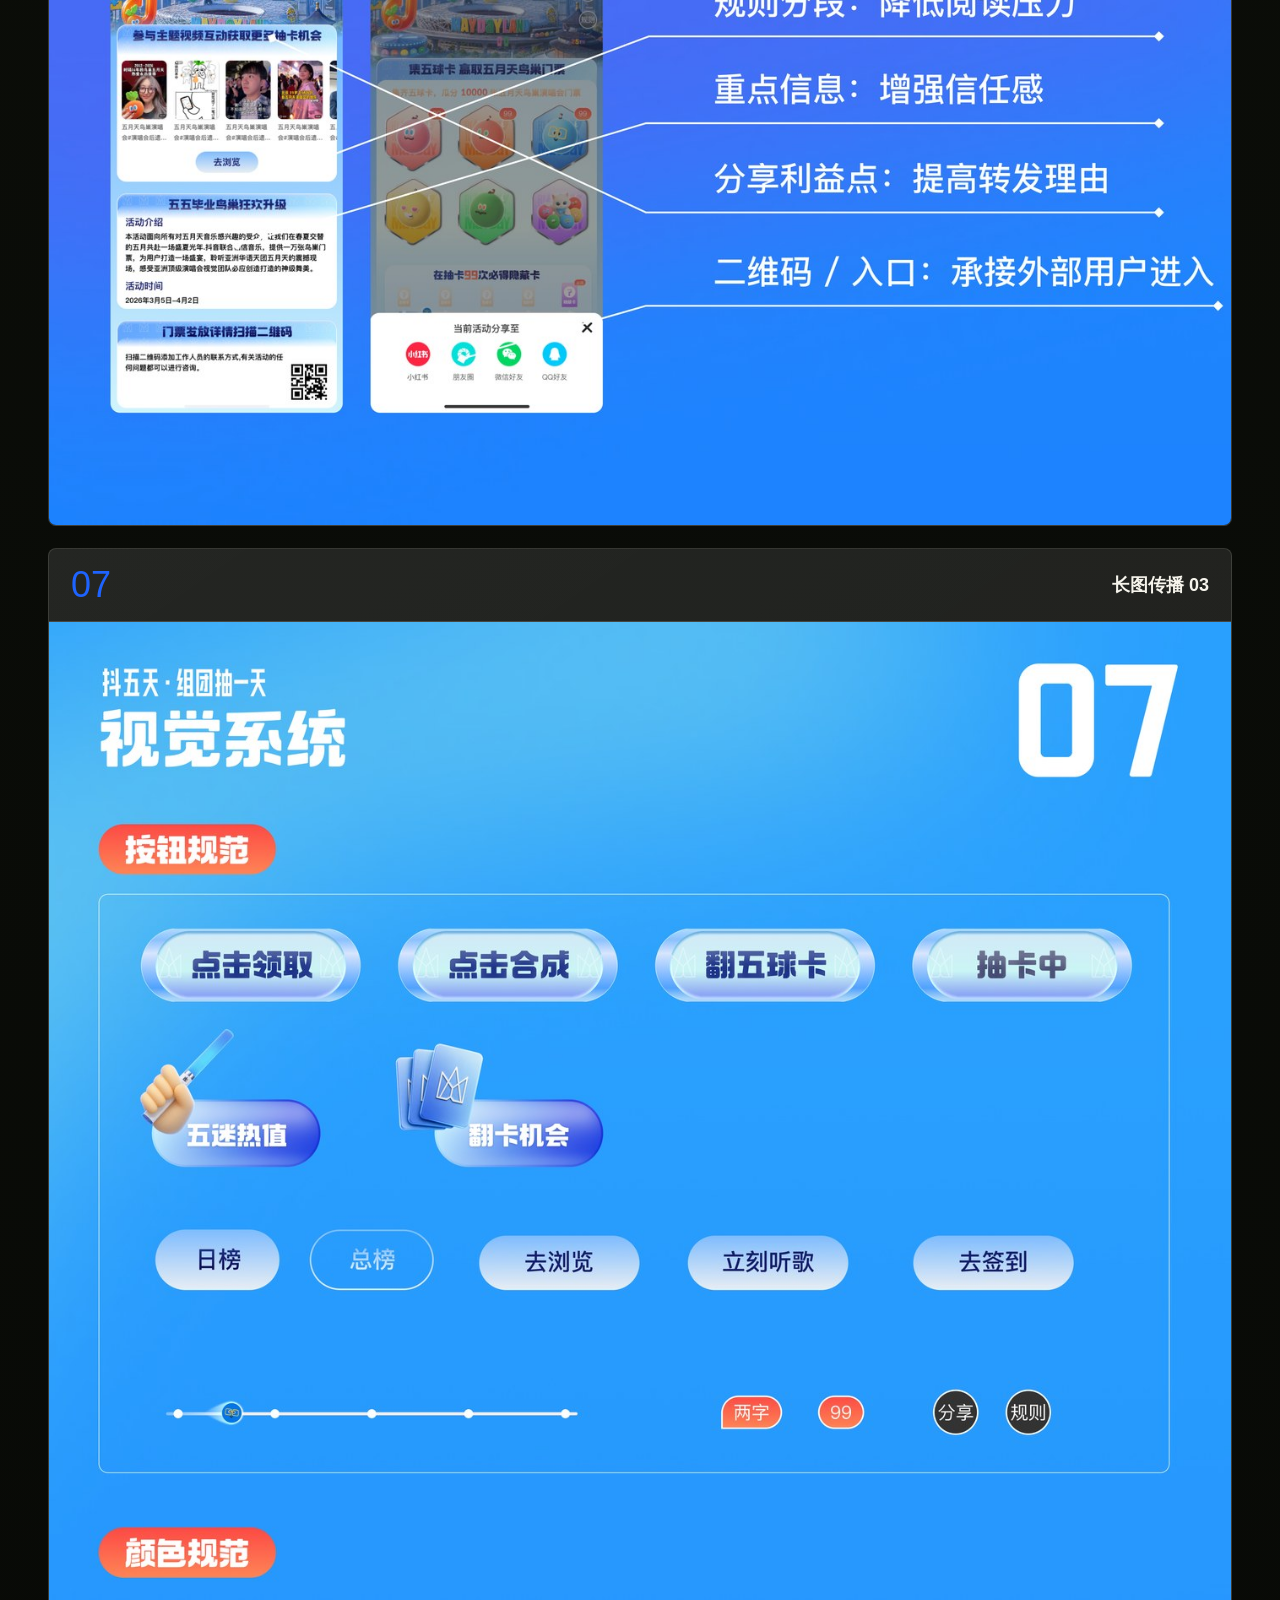
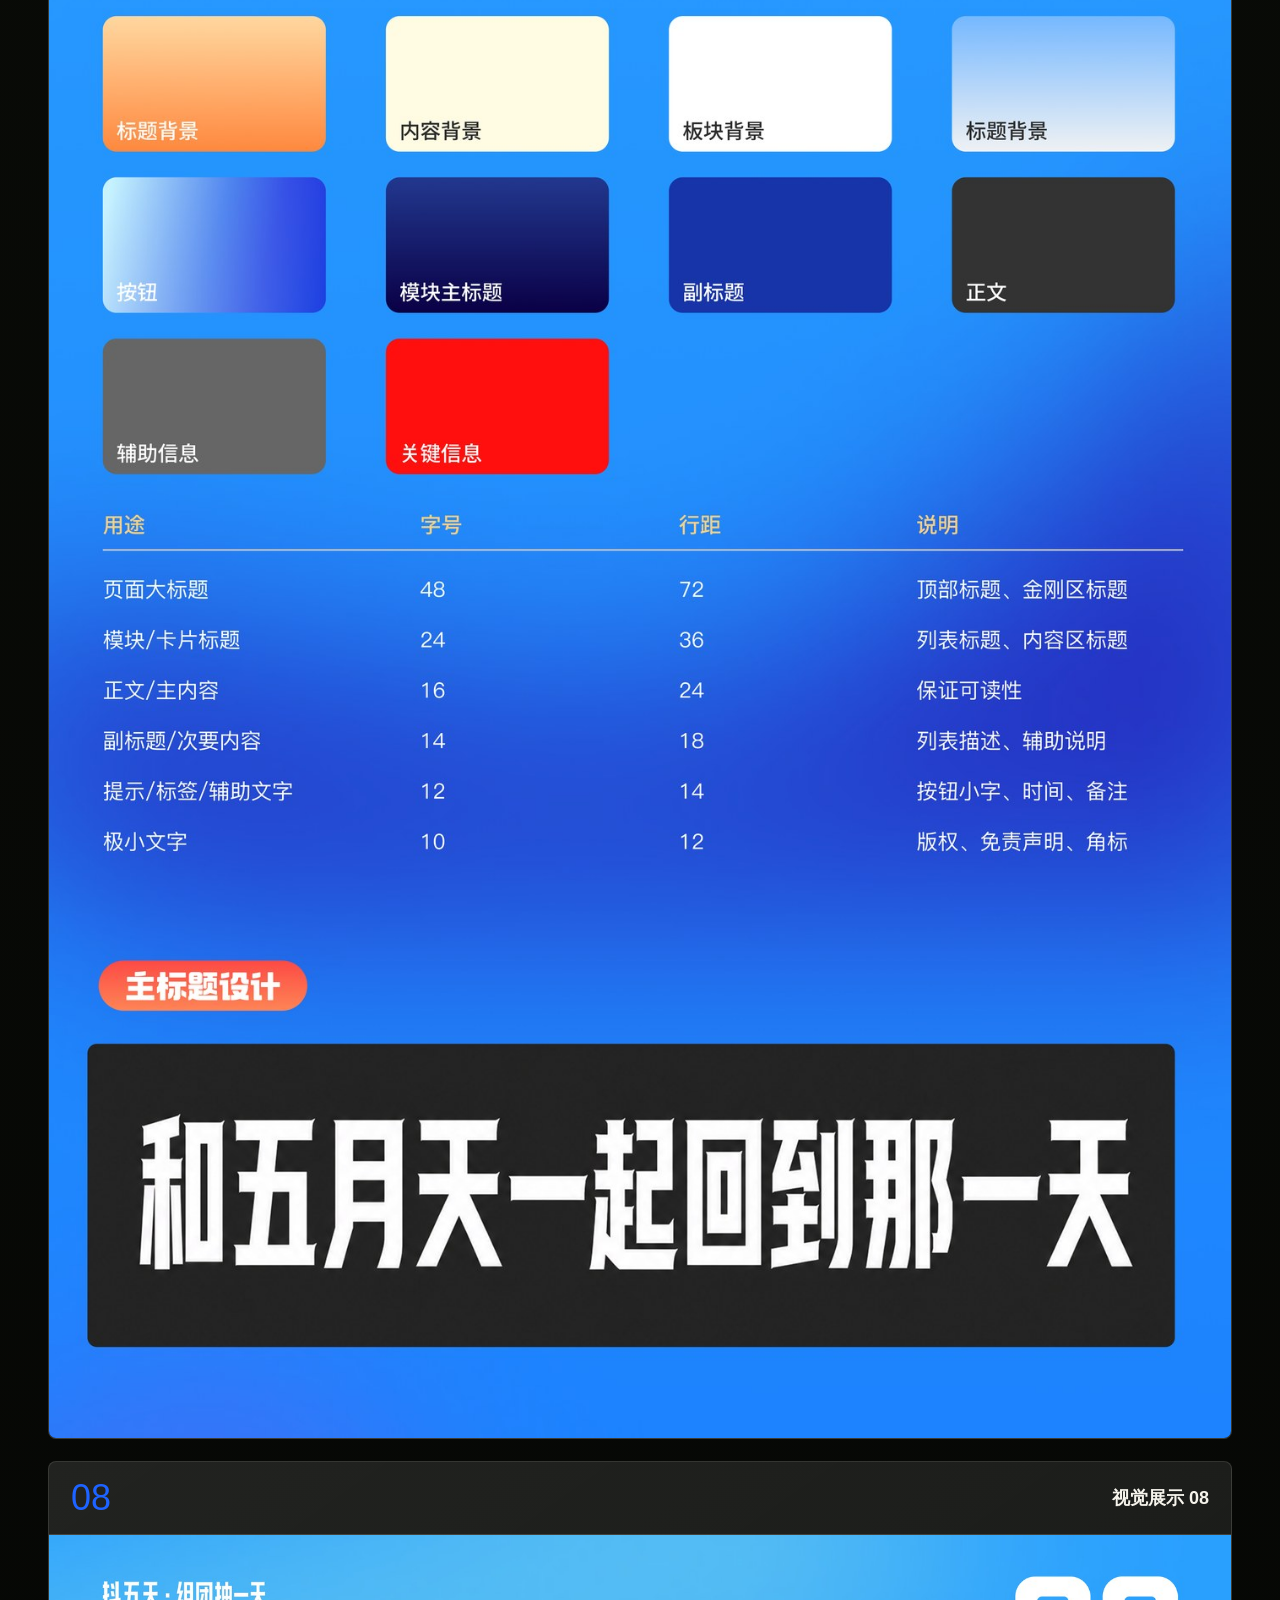
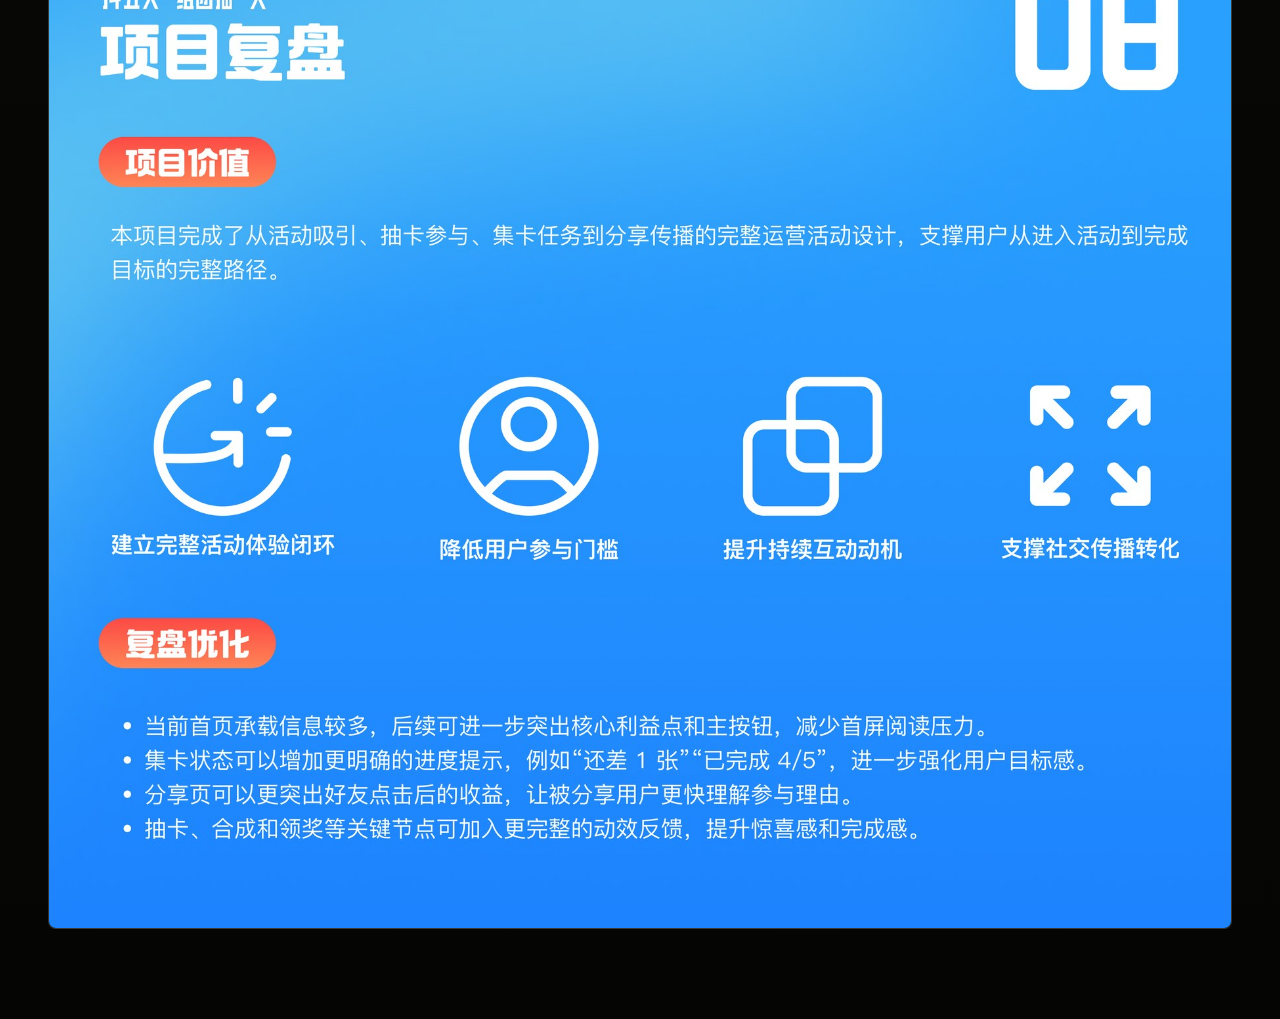
<file: mayday-card.html>
<!doctype html>
<html lang="zh-CN">
  <head>
    <meta charset="UTF-8" />
    <meta name="viewport" content="width=device-width, initial-scale=1.0" />
    <title>组团抽一天｜Lin Helong Portfolio</title>
    <link rel="stylesheet" href="styles.css?v=20260617-aurora-1" />
  </head>
  <body class="detail-page mayday-case-page">
    <div class="cursor-glow" aria-hidden="true"></div>

    <header class="site-nav" aria-label="主导航">
      <a class="brand" href="index.html#home" aria-label="回到首页">
        <span class="brand-pill">
          <span class="brand-mark" aria-hidden="true">
            <svg viewBox="0 0 64 64" fill="none">
              <path class="dragon-shield" d="M10 16 22 8h28l6 12-7 23-17 13-17-13-5-27Z" />
              <path class="dragon-head" d="M20 36 34 15l17 7-11 3 9 7-15-2 3 12-10-9-7 3Z" />
              <path class="dragon-eye" d="M39 24h8l3 4-10-1-1-3Z" />
              <path class="dragon-flame" d="M13 22 8 33l5 12 4-12-4-11Z" />
            </svg>
          </span>
          <span class="brand-word">HeLong</span>
        </span>
      </a>
      <nav class="nav-links">
        <a class="roll-link" href="index.html#home"><span data-text="主页">主页</span></a>
        <a class="roll-link" href="index.html#experience"><span data-text="个人经历">个人经历</span></a>
        <a class="roll-link" href="index.html#marketing"><span data-text="营销设计">营销设计</span></a>
        <a class="roll-link" href="index.html#longform"><span data-text="长图设计">长图设计</span></a>
        <a class="roll-link" href="index.html#creative"><span data-text="无限创意">无限创意</span></a>
      </nav>
      <button class="contact-button" type="button" data-open-contact>联系我</button>
    </header>

    <main class="detail-main">
      <section class="detail-hero mayday-detail-hero">
        <a class="back-link" href="index.html#marketing">返回营销设计</a>
        <p class="section-kicker">Marketing Design</p>
        <h1>组团<br />抽一天</h1>
        <p>围绕五月天小卡抽卡活动建立活动主视觉、卡面展示、长图传播和社媒内容延展，形成更完整的粉丝营销视觉系统。</p>
        <div class="detail-stat-row">
          <span><strong>8</strong>项目展示图</span>
          <span><strong>Card</strong>小卡视觉</span>
          <span><strong>Campaign</strong>活动传播</span>
          <span><strong>Social</strong>社媒延展</span>
        </div>
      </section>
      <section class="case-brief-strip mayday-brief-strip">
        <p>完整项目展示</p>
        <span>活动主视觉 / 小卡物料 / 粉丝营销 / 长图传播 / 社媒延展</span>
      </section>

      <section class="nike-page-stack" aria-label="组团抽一天项目页面展示">
        <article class="nike-page-card"><div class="nike-page-label"><span>01</span><strong>活动主视觉</strong></div><img src="assets/mayday-card/mayday-01.jpg" alt="组团抽一天活动主视觉" loading="lazy" /></article>
        <article class="nike-page-card"><div class="nike-page-label"><span>02</span><strong>视觉展示 02</strong></div><img src="assets/mayday-card/mayday-02.jpg" alt="组团抽一天视觉展示二" loading="lazy" /></article>
        <article class="nike-page-card"><div class="nike-page-label"><span>03</span><strong>视觉展示 03</strong></div><img src="assets/mayday-card/mayday-03.jpg" alt="组团抽一天视觉展示三" loading="lazy" /></article>
        <article class="nike-page-card"><div class="nike-page-label"><span>04</span><strong>视觉展示 04</strong></div><img src="assets/mayday-card/mayday-04.jpg" alt="组团抽一天视觉展示四" loading="lazy" /></article>
        <article class="nike-page-card"><div class="nike-page-label"><span>05</span><strong>长图传播 01</strong></div><img src="assets/mayday-card/mayday-05.jpg" alt="组团抽一天长图传播一" loading="lazy" /></article>
        <article class="nike-page-card"><div class="nike-page-label"><span>06</span><strong>长图传播 02</strong></div><img src="assets/mayday-card/mayday-06.jpg" alt="组团抽一天长图传播二" loading="lazy" /></article>
        <article class="nike-page-card"><div class="nike-page-label"><span>07</span><strong>长图传播 03</strong></div><img src="assets/mayday-card/mayday-07.jpg" alt="组团抽一天长图传播三" loading="lazy" /></article>
        <article class="nike-page-card"><div class="nike-page-label"><span>08</span><strong>视觉展示 08</strong></div><img src="assets/mayday-card/mayday-08.jpg" alt="组团抽一天视觉展示八" loading="lazy" /></article>
      </section>
    </main>

    <dialog class="contact-dialog" aria-labelledby="contact-title">
      <button class="close-dialog" type="button" data-close-dialog aria-label="关闭">×</button>
      <p class="section-kicker">Contact</p>
      <h2 id="contact-title">联系合作</h2>
      <p>如果需要品牌视觉、AI 创意、营销设计或长图设计，可以通过下面方式联系我。</p>
      <div class="contact-layout">
        <div class="contact-list">
          <a class="contact-card" href="tel:18878556316" aria-label="拨打电话 18878556316">
            <span class="contact-card-icon" aria-hidden="true">
              <svg viewBox="0 0 24 24" fill="none"><path d="M6.6 3.8 9.4 3l2.1 5-1.6 1.1c.9 1.9 2.3 3.3 4.2 4.2l1.1-1.6 5 2.1-.8 2.8c-.4 1.3-1.7 2.1-3 1.8C10.8 17.3 6.7 13.2 5.6 7.6c-.3-1.3.5-2.6 1-3.8Z" stroke="currentColor" stroke-width="1.8" stroke-linecap="round" stroke-linejoin="round" /></svg>
            </span>
            <span><small>PHONE</small><strong>18878556316</strong></span>
          </a>
          <a class="contact-card" href="mailto:linhelong738@gmail.com" aria-label="发送邮件到 linhelong738@gmail.com">
            <span class="contact-card-icon" aria-hidden="true">
              <svg viewBox="0 0 24 24" fill="none"><path d="M4 6.5h16v11H4v-11Z" stroke="currentColor" stroke-width="1.8" stroke-linejoin="round" /><path d="m4.8 7.2 7.2 5.5 7.2-5.5" stroke="currentColor" stroke-width="1.8" stroke-linecap="round" stroke-linejoin="round" /></svg>
            </span>
            <span><small>EMAIL</small><strong>linhelong738@gmail.com</strong></span>
          </a>
        </div>
        <div class="wechat-card">
          <img src="assets/wechat-qr.jpg" alt="微信二维码" loading="lazy" />
          <span>微信扫码添加</span>
        </div>
      </div></dialog>

    <script src="aurora-background.js?v=20260617-aurora-1"></script>
    <script src="script.js?v=20260617-aurora-1"></script>
  </body>
</html>
</file>
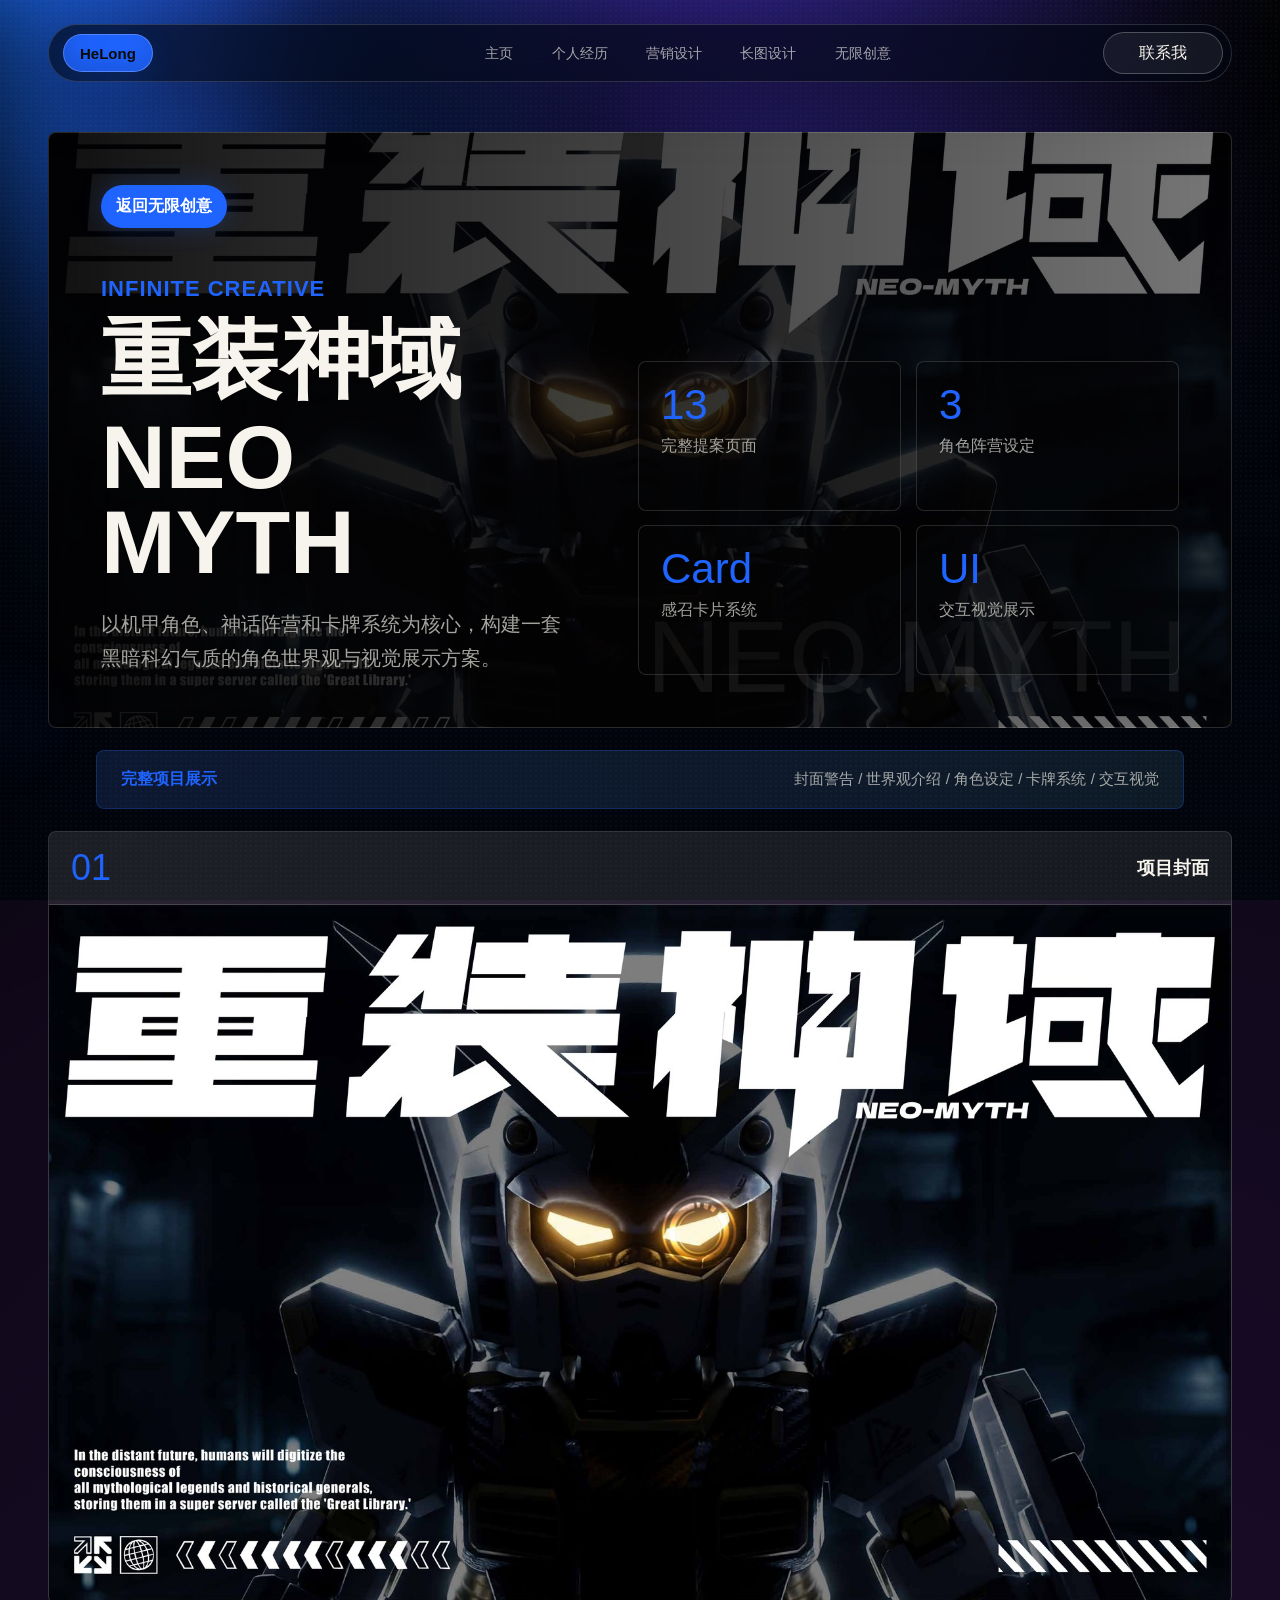
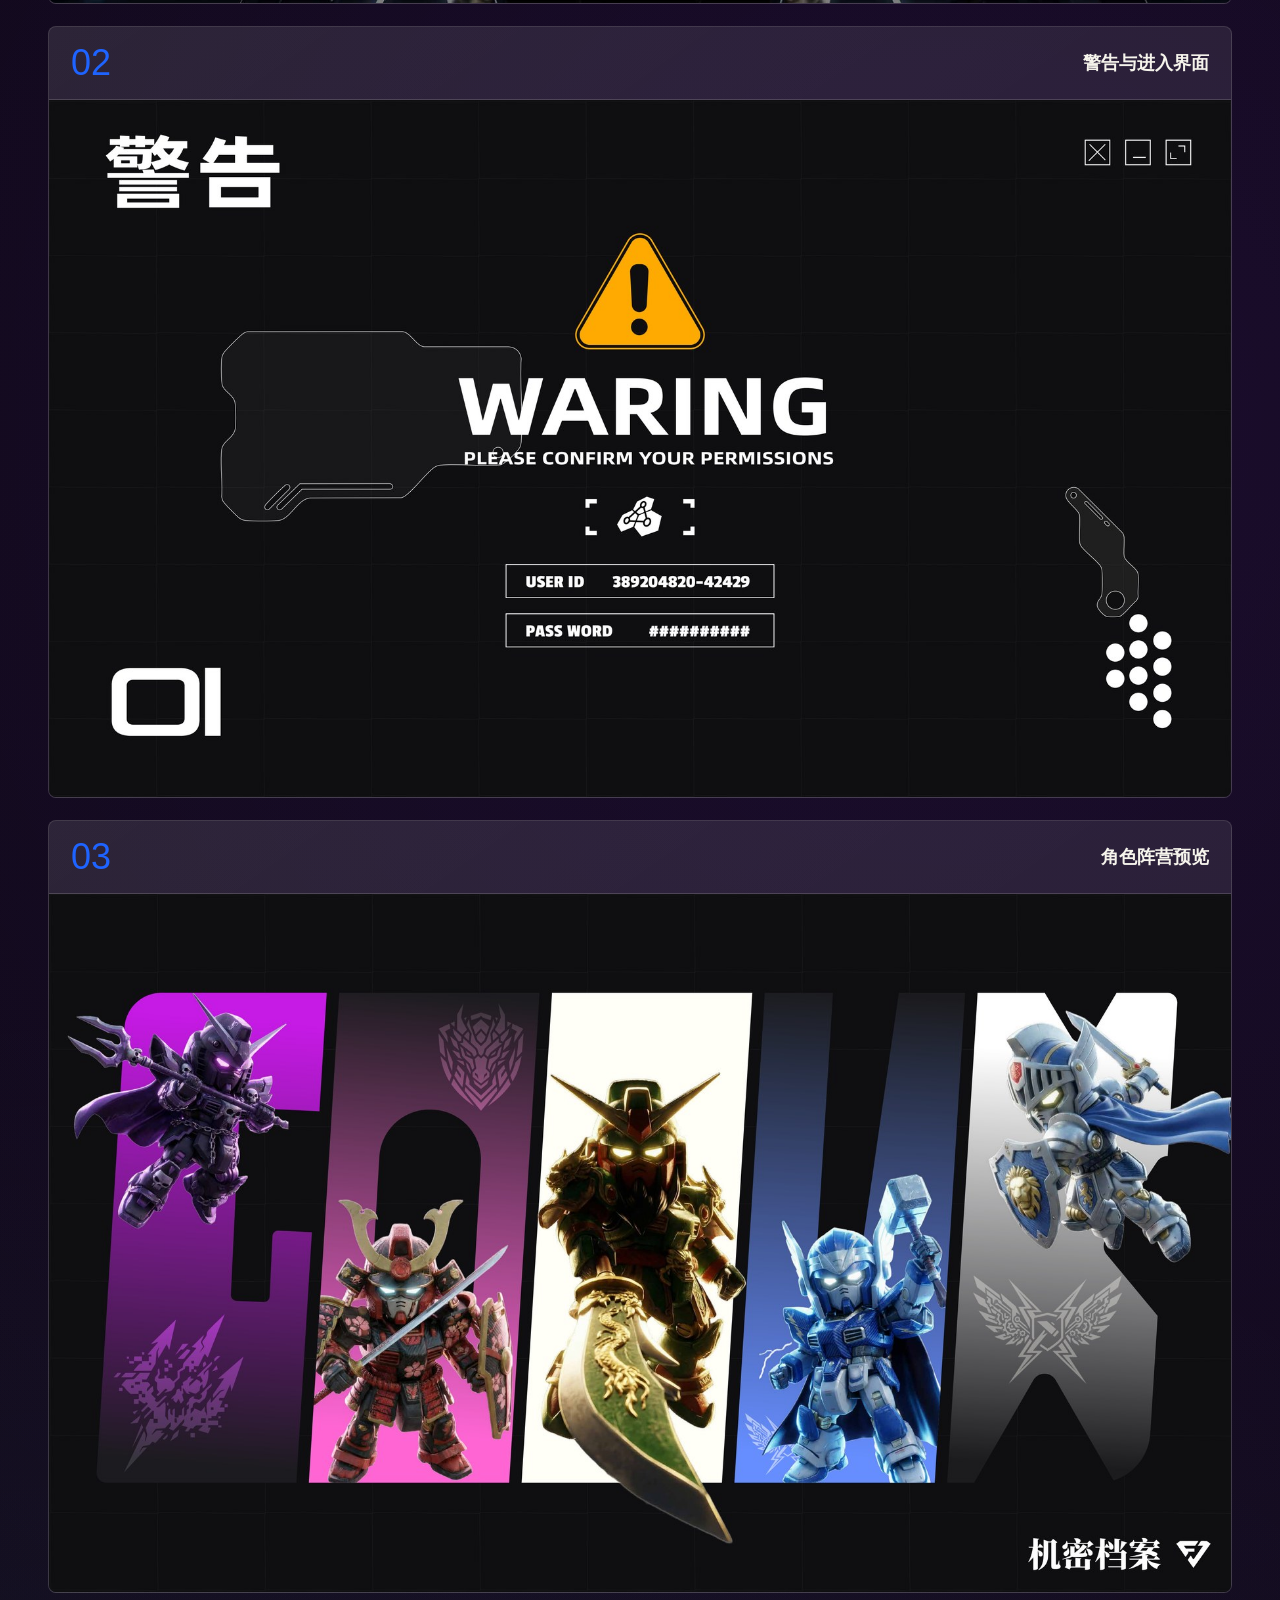
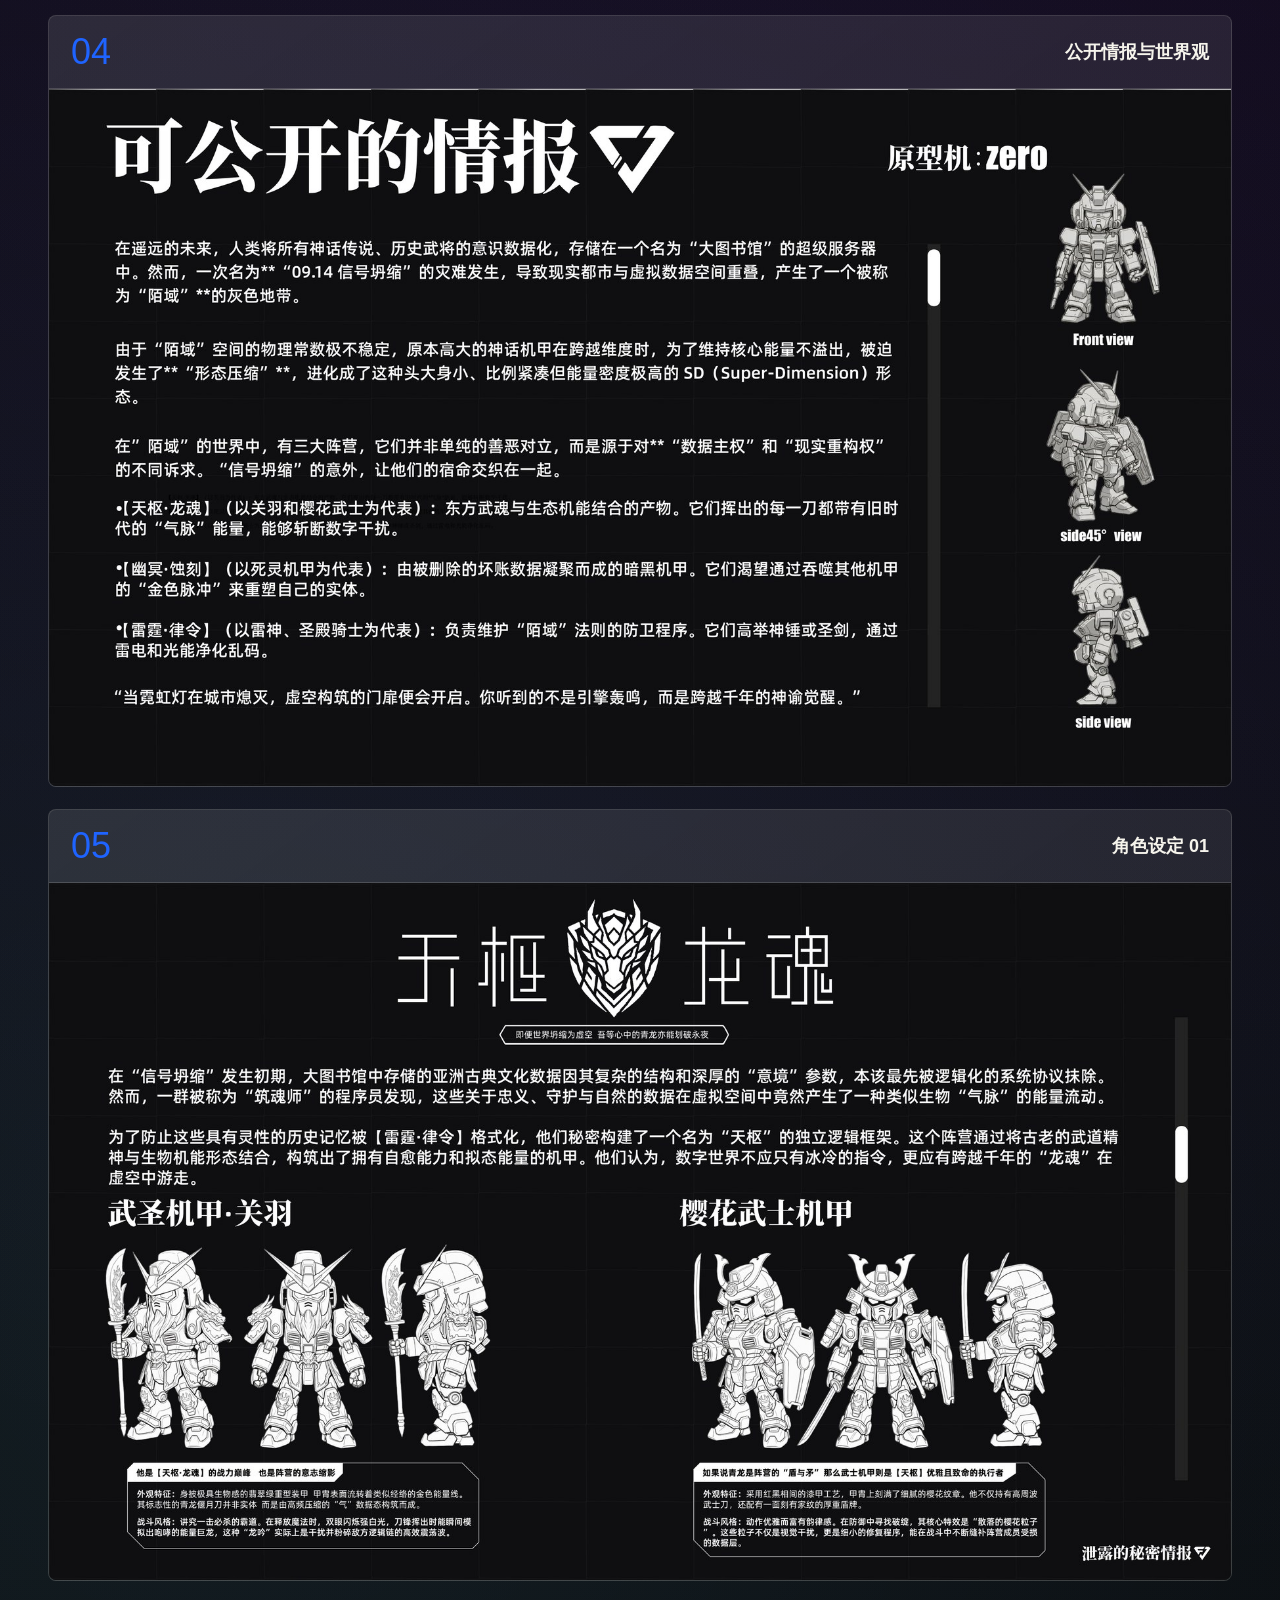
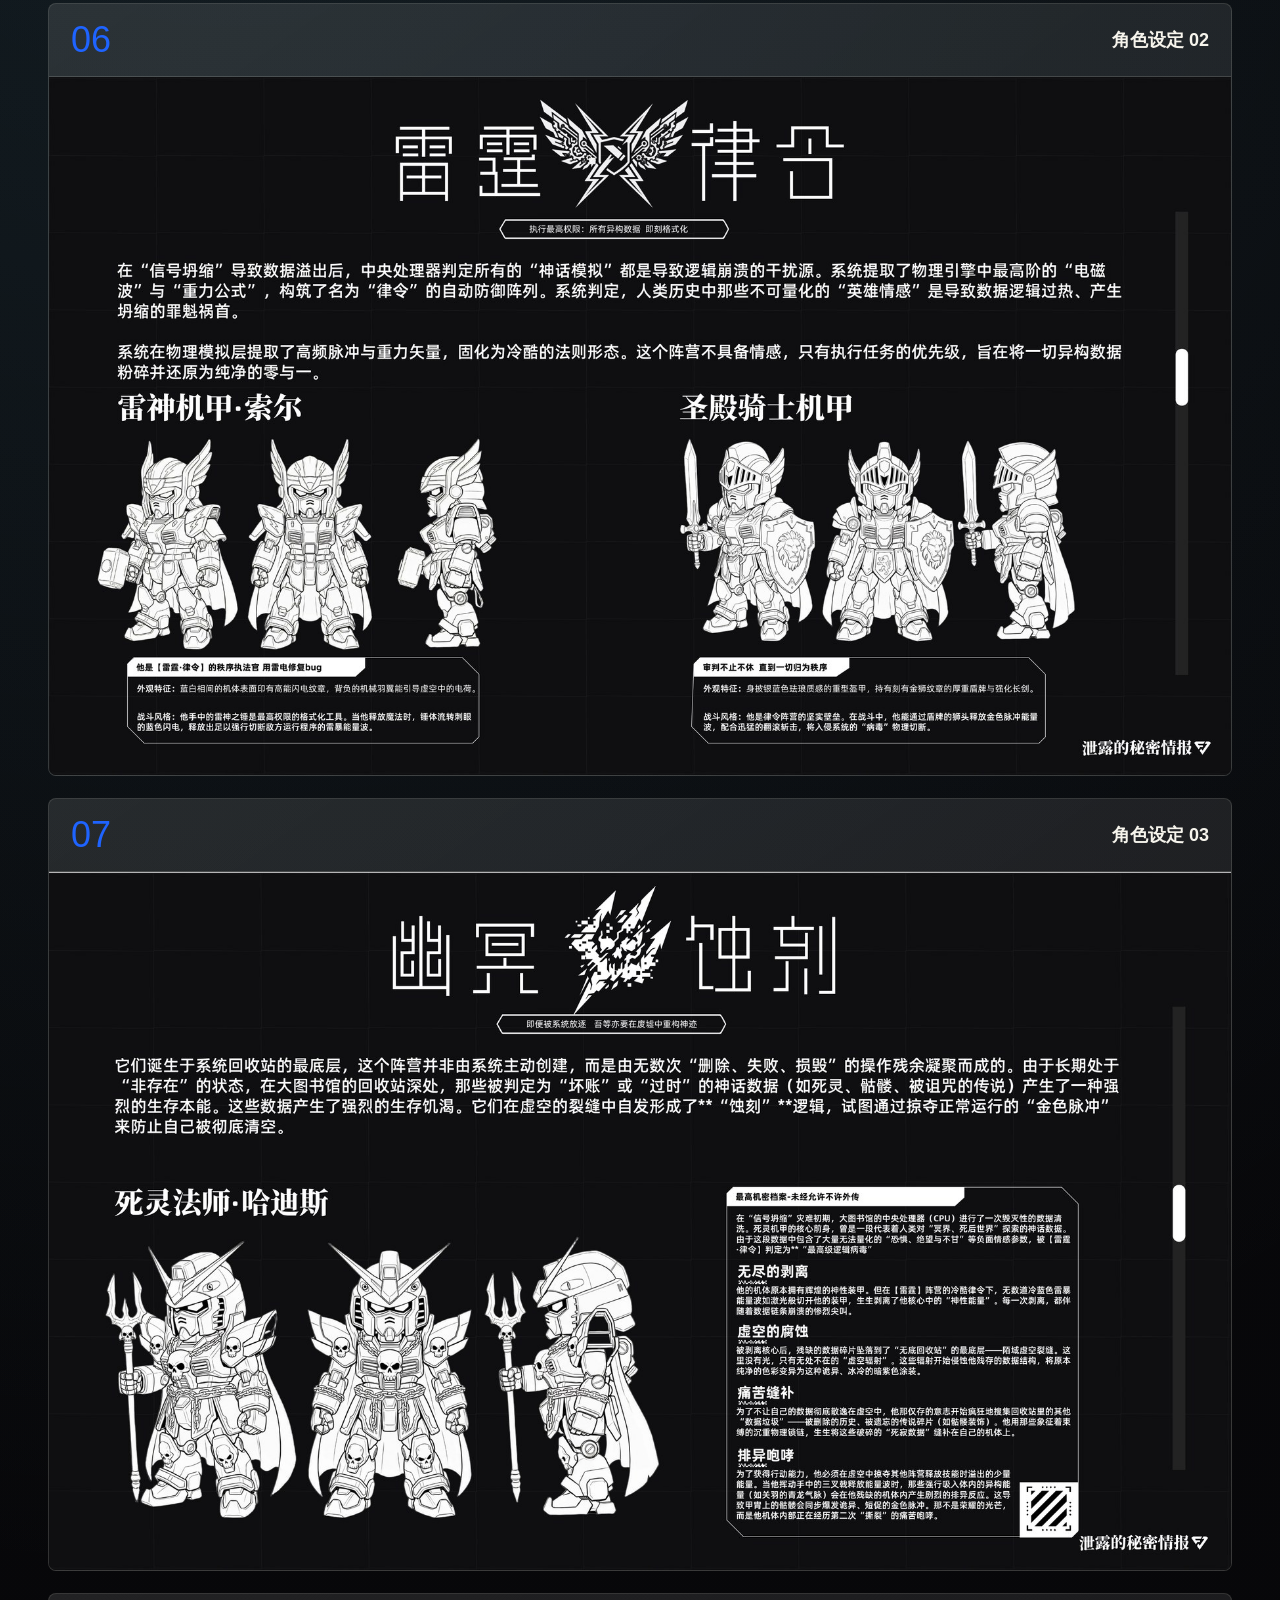
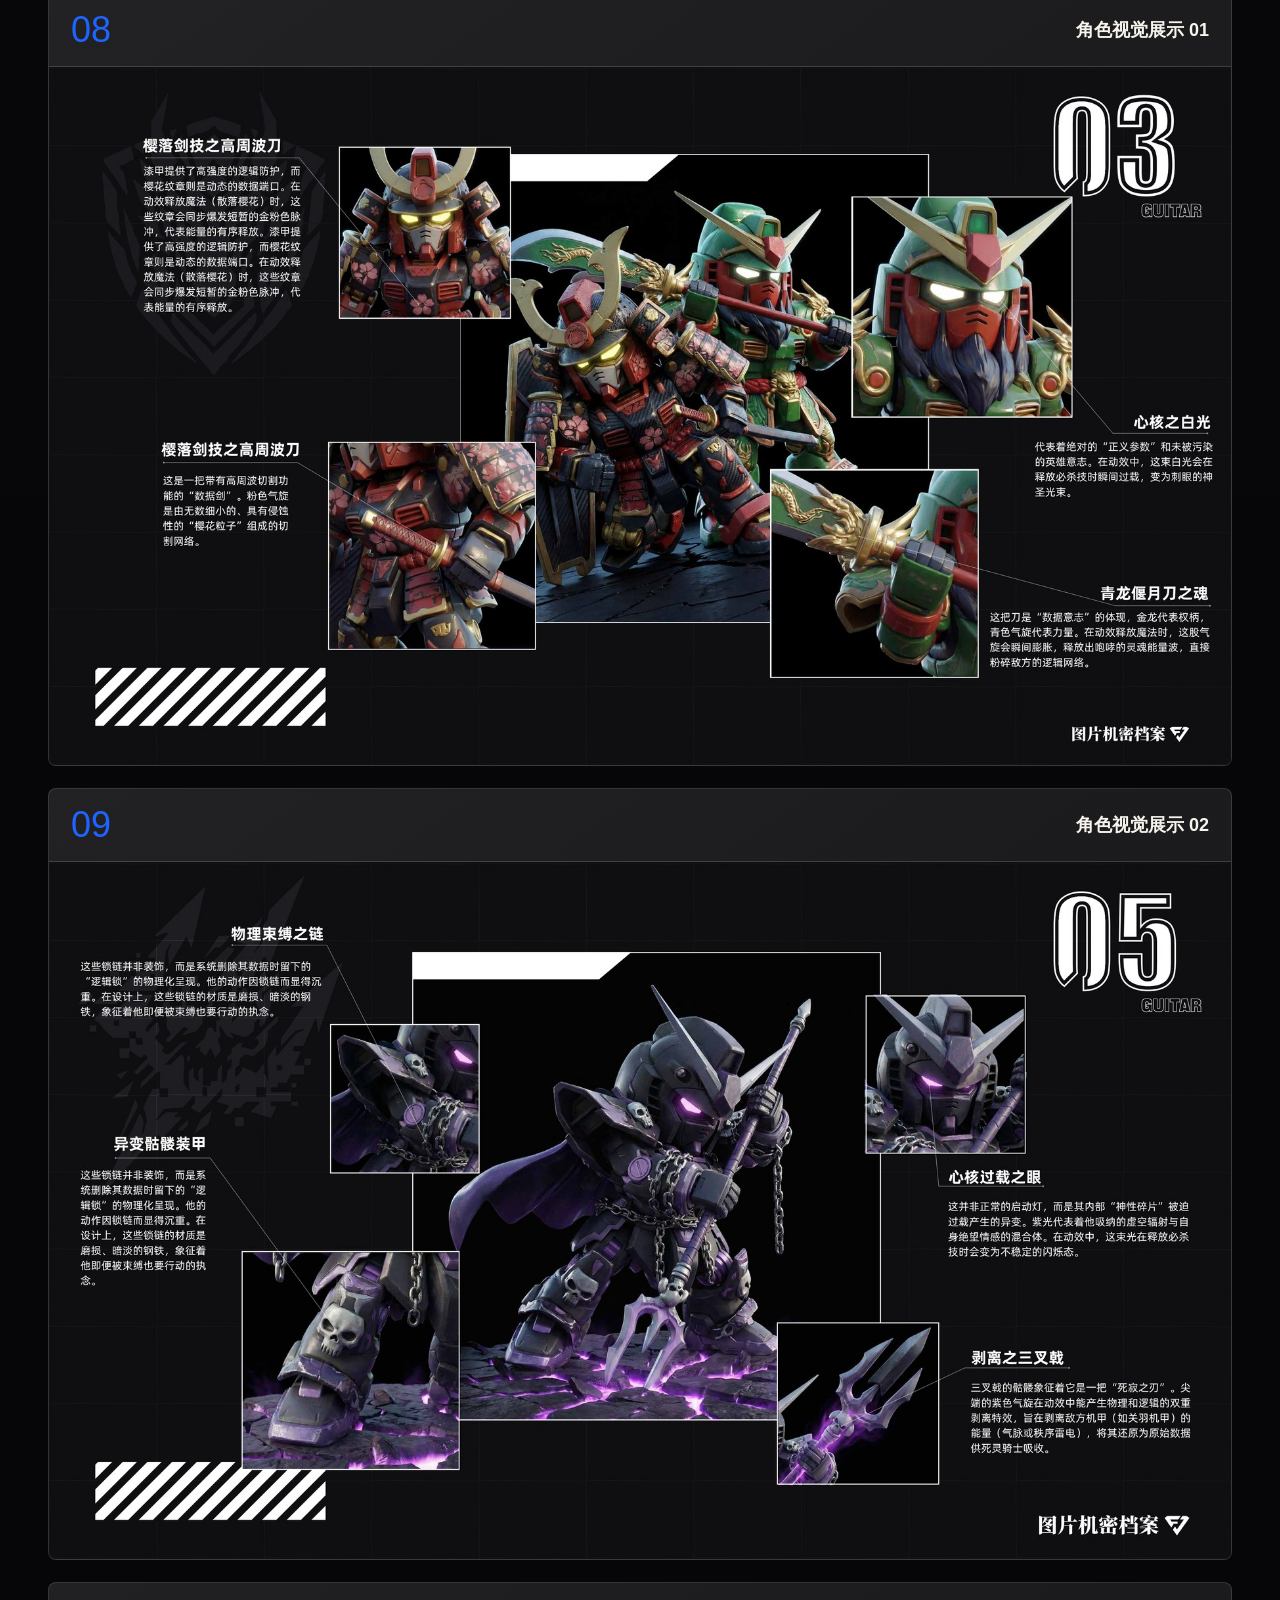
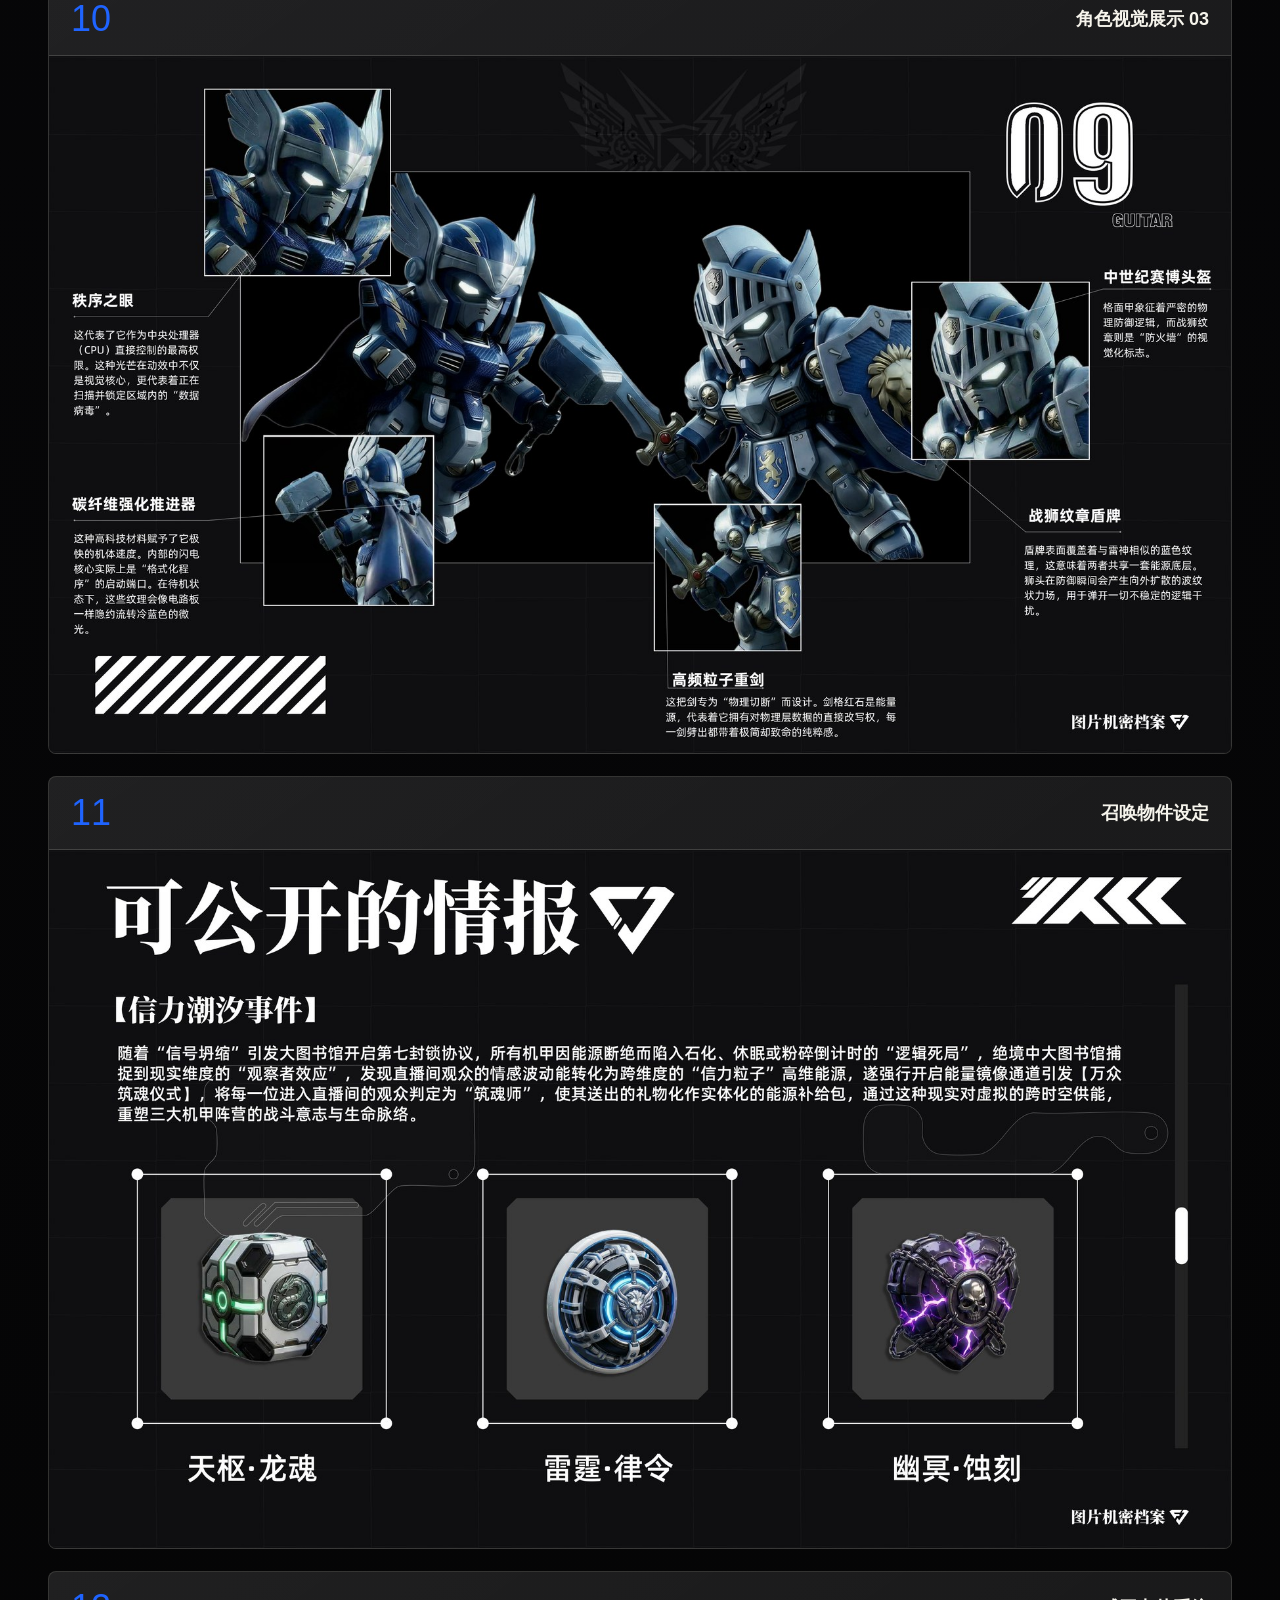
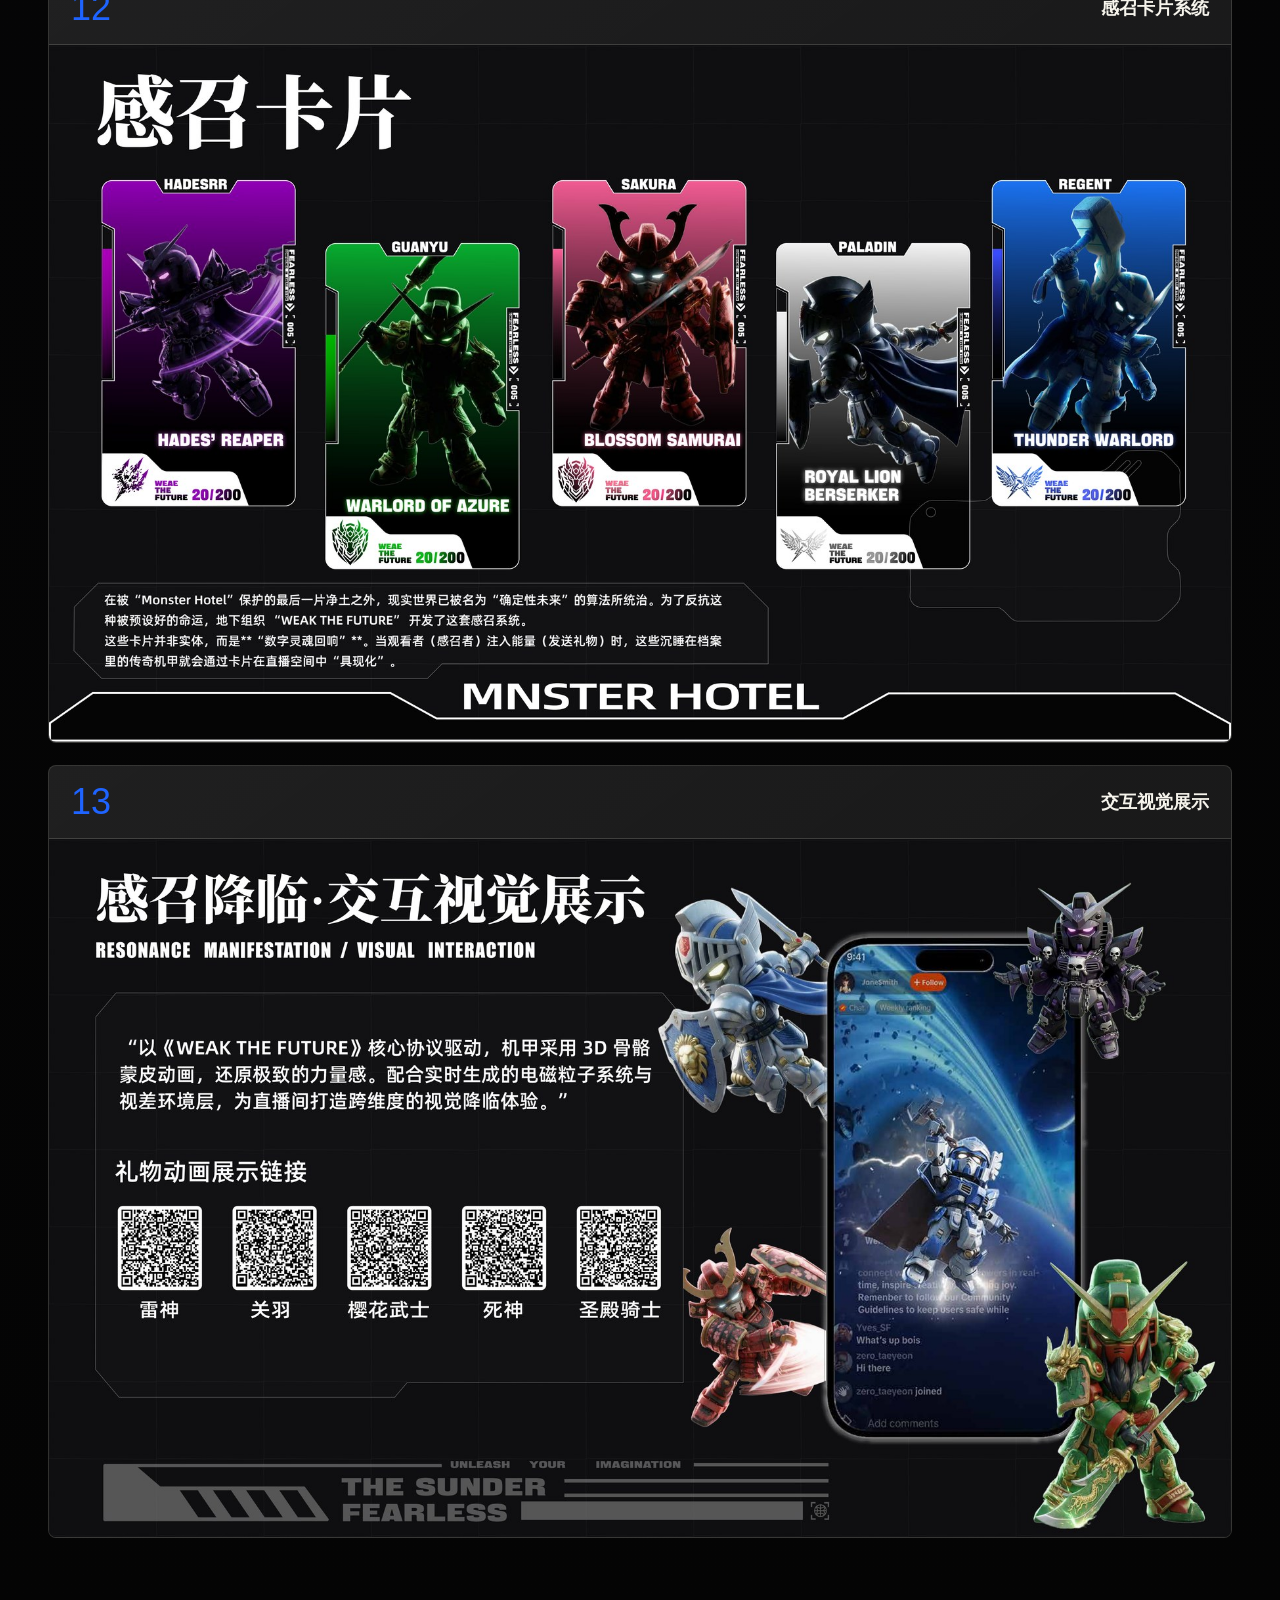
<file: neo-myth.html>
<!doctype html>
<html lang="zh-CN">
  <head>
    <meta charset="UTF-8" />
    <meta name="viewport" content="width=device-width, initial-scale=1.0" />
    <title>重装神域｜Lin Helong Portfolio</title>
    <link rel="stylesheet" href="styles.css?v=20260617-aurora-1" />
  </head>
  <body class="detail-page neo-case-page">
    <div class="cursor-glow" aria-hidden="true"></div>

    <header class="site-nav" aria-label="主导航">
      <a class="brand" href="index.html#home" aria-label="回到首页">
        <span class="brand-pill">
          <span class="brand-mark" aria-hidden="true">
            <svg viewBox="0 0 64 64" fill="none">
              <path class="dragon-shield" d="M10 16 22 8h28l6 12-7 23-17 13-17-13-5-27Z" />
              <path class="dragon-head" d="M20 36 34 15l17 7-11 3 9 7-15-2 3 12-10-9-7 3Z" />
              <path class="dragon-eye" d="M39 24h8l3 4-10-1-1-3Z" />
              <path class="dragon-flame" d="M13 22 8 33l5 12 4-12-4-11Z" />
            </svg>
          </span>
          <span class="brand-word">HeLong</span>
        </span>
      </a>
      <nav class="nav-links">
        <a class="roll-link" href="index.html#home"><span data-text="主页">主页</span></a>
        <a class="roll-link" href="index.html#experience"><span data-text="个人经历">个人经历</span></a>
        <a class="roll-link" href="index.html#marketing"><span data-text="营销设计">营销设计</span></a>
        <a class="roll-link" href="index.html#longform"><span data-text="长图设计">长图设计</span></a>
        <a class="roll-link" href="index.html#creative"><span data-text="无限创意">无限创意</span></a>
      </nav>
      <button class="contact-button" type="button" data-open-contact>联系我</button>
    </header>

    <main class="detail-main">
      <section class="detail-hero neo-detail-hero">
        <a class="back-link" href="index.html#creative">返回无限创意</a>
        <p class="section-kicker">Infinite Creative</p>
        <h1><span>重装神域</span><span>NEO MYTH</span></h1>
        <p>以机甲角色、神话阵营和卡牌系统为核心，构建一套黑暗科幻气质的角色世界观与视觉展示方案。</p>
        <div class="detail-stat-row">
          <span><strong>13</strong>完整提案页面</span>
          <span><strong>3</strong>角色阵营设定</span>
          <span><strong>Card</strong>感召卡片系统</span>
          <span><strong>UI</strong>交互视觉展示</span>
        </div>
      </section>
      <section class="case-brief-strip neo-brief-strip">
        <p>完整项目展示</p>
        <span>封面警告 / 世界观介绍 / 角色设定 / 卡牌系统 / 交互视觉</span>
      </section>

      <section class="nike-page-stack" aria-label="重装神域项目页面展示">
        <article class="nike-page-card">
          <div class="nike-page-label"><span>01</span><strong>项目封面</strong></div>
          <img src="assets/neo/neo-01.jpg" alt="重装神域项目封面" loading="lazy" />
        </article>
        <article class="nike-page-card">
          <div class="nike-page-label"><span>02</span><strong>警告与进入界面</strong></div>
          <img src="assets/neo/neo-02.jpg" alt="重装神域警告页" loading="lazy" />
        </article>
        <article class="nike-page-card">
          <div class="nike-page-label"><span>03</span><strong>角色阵营预览</strong></div>
          <img src="assets/neo/neo-03.jpg" alt="重装神域角色阵营预览" loading="lazy" />
        </article>
        <article class="nike-page-card">
          <div class="nike-page-label"><span>04</span><strong>公开情报与世界观</strong></div>
          <img src="assets/neo/neo-04.jpg" alt="重装神域公开情报页面" loading="lazy" />
        </article>
        <article class="nike-page-card">
          <div class="nike-page-label"><span>05</span><strong>角色设定 01</strong></div>
          <img src="assets/neo/neo-05.jpg" alt="重装神域角色设定丢" loading="lazy" />
        </article>
        <article class="nike-page-card">
          <div class="nike-page-label"><span>06</span><strong>角色设定 02</strong></div>
          <img src="assets/neo/neo-06.jpg" alt="重装神域角色设定一" loading="lazy" />
        </article>
        <article class="nike-page-card">
          <div class="nike-page-label"><span>07</span><strong>角色设定 03</strong></div>
          <img src="assets/neo/neo-07.jpg" alt="重装神域角色设定二" loading="lazy" />
        </article>
        <article class="nike-page-card">
          <div class="nike-page-label"><span>08</span><strong>角色视觉展示 01</strong></div>
          <img src="assets/neo/neo-08.jpg" alt="重装神域角色视觉展示丢" loading="lazy" />
        </article>
        <article class="nike-page-card">
          <div class="nike-page-label"><span>09</span><strong>角色视觉展示 02</strong></div>
          <img src="assets/neo/neo-09.jpg" alt="重装神域角色视觉展示一" loading="lazy" />
        </article>
        <article class="nike-page-card">
          <div class="nike-page-label"><span>10</span><strong>角色视觉展示 03</strong></div>
          <img src="assets/neo/neo-10.jpg" alt="重装神域角色视觉展示二" loading="lazy" />
        </article>
        <article class="nike-page-card">
          <div class="nike-page-label"><span>11</span><strong>召唤物件设定</strong></div>
          <img src="assets/neo/neo-11.jpg" alt="重装神域召唤物件设定" loading="lazy" />
        </article>
        <article class="nike-page-card">
          <div class="nike-page-label"><span>12</span><strong>感召卡片系统</strong></div>
          <img src="assets/neo/neo-12.jpg" alt="重装神域感召卡片系统" loading="lazy" />
        </article>
        <article class="nike-page-card">
          <div class="nike-page-label"><span>13</span><strong>交互视觉展示</strong></div>
          <img src="assets/neo/neo-13.jpg" alt="重装神域交互视觉展示" loading="lazy" />
        </article>
      </section>
    </main>

    <dialog class="contact-dialog" aria-labelledby="contact-title">
      <button class="close-dialog" type="button" data-close-dialog aria-label="关闭">×</button>
      <p class="section-kicker">Contact</p>
      <h2 id="contact-title">联系合作</h2>
      <p>如果需要品牌视觉、AI 创意、营销设计或长图设计，可以通过下面方式联系我。</p>
      <div class="contact-layout">
        <div class="contact-list">
          <a class="contact-card" href="tel:18878556316" aria-label="拨打电话 18878556316">
            <span class="contact-card-icon" aria-hidden="true">
              <svg viewBox="0 0 24 24" fill="none"><path d="M6.6 3.8 9.4 3l2.1 5-1.6 1.1c.9 1.9 2.3 3.3 4.2 4.2l1.1-1.6 5 2.1-.8 2.8c-.4 1.3-1.7 2.1-3 1.8C10.8 17.3 6.7 13.2 5.6 7.6c-.3-1.3.5-2.6 1-3.8Z" stroke="currentColor" stroke-width="1.8" stroke-linecap="round" stroke-linejoin="round" /></svg>
            </span>
            <span><small>PHONE</small><strong>18878556316</strong></span>
          </a>
          <a class="contact-card" href="mailto:linhelong738@gmail.com" aria-label="发送邮件到 linhelong738@gmail.com">
            <span class="contact-card-icon" aria-hidden="true">
              <svg viewBox="0 0 24 24" fill="none"><path d="M4 6.5h16v11H4v-11Z" stroke="currentColor" stroke-width="1.8" stroke-linejoin="round" /><path d="m4.8 7.2 7.2 5.5 7.2-5.5" stroke="currentColor" stroke-width="1.8" stroke-linecap="round" stroke-linejoin="round" /></svg>
            </span>
            <span><small>EMAIL</small><strong>linhelong738@gmail.com</strong></span>
          </a>
        </div>
        <div class="wechat-card">
          <img src="assets/wechat-qr.jpg" alt="微信二维码" loading="lazy" />
          <span>微信扫码添加</span>
        </div>
      </div></dialog>

    <script src="aurora-background.js?v=20260617-aurora-1"></script>
    <script src="script.js?v=20260617-aurora-1"></script>
  </body>
</html>
</file>
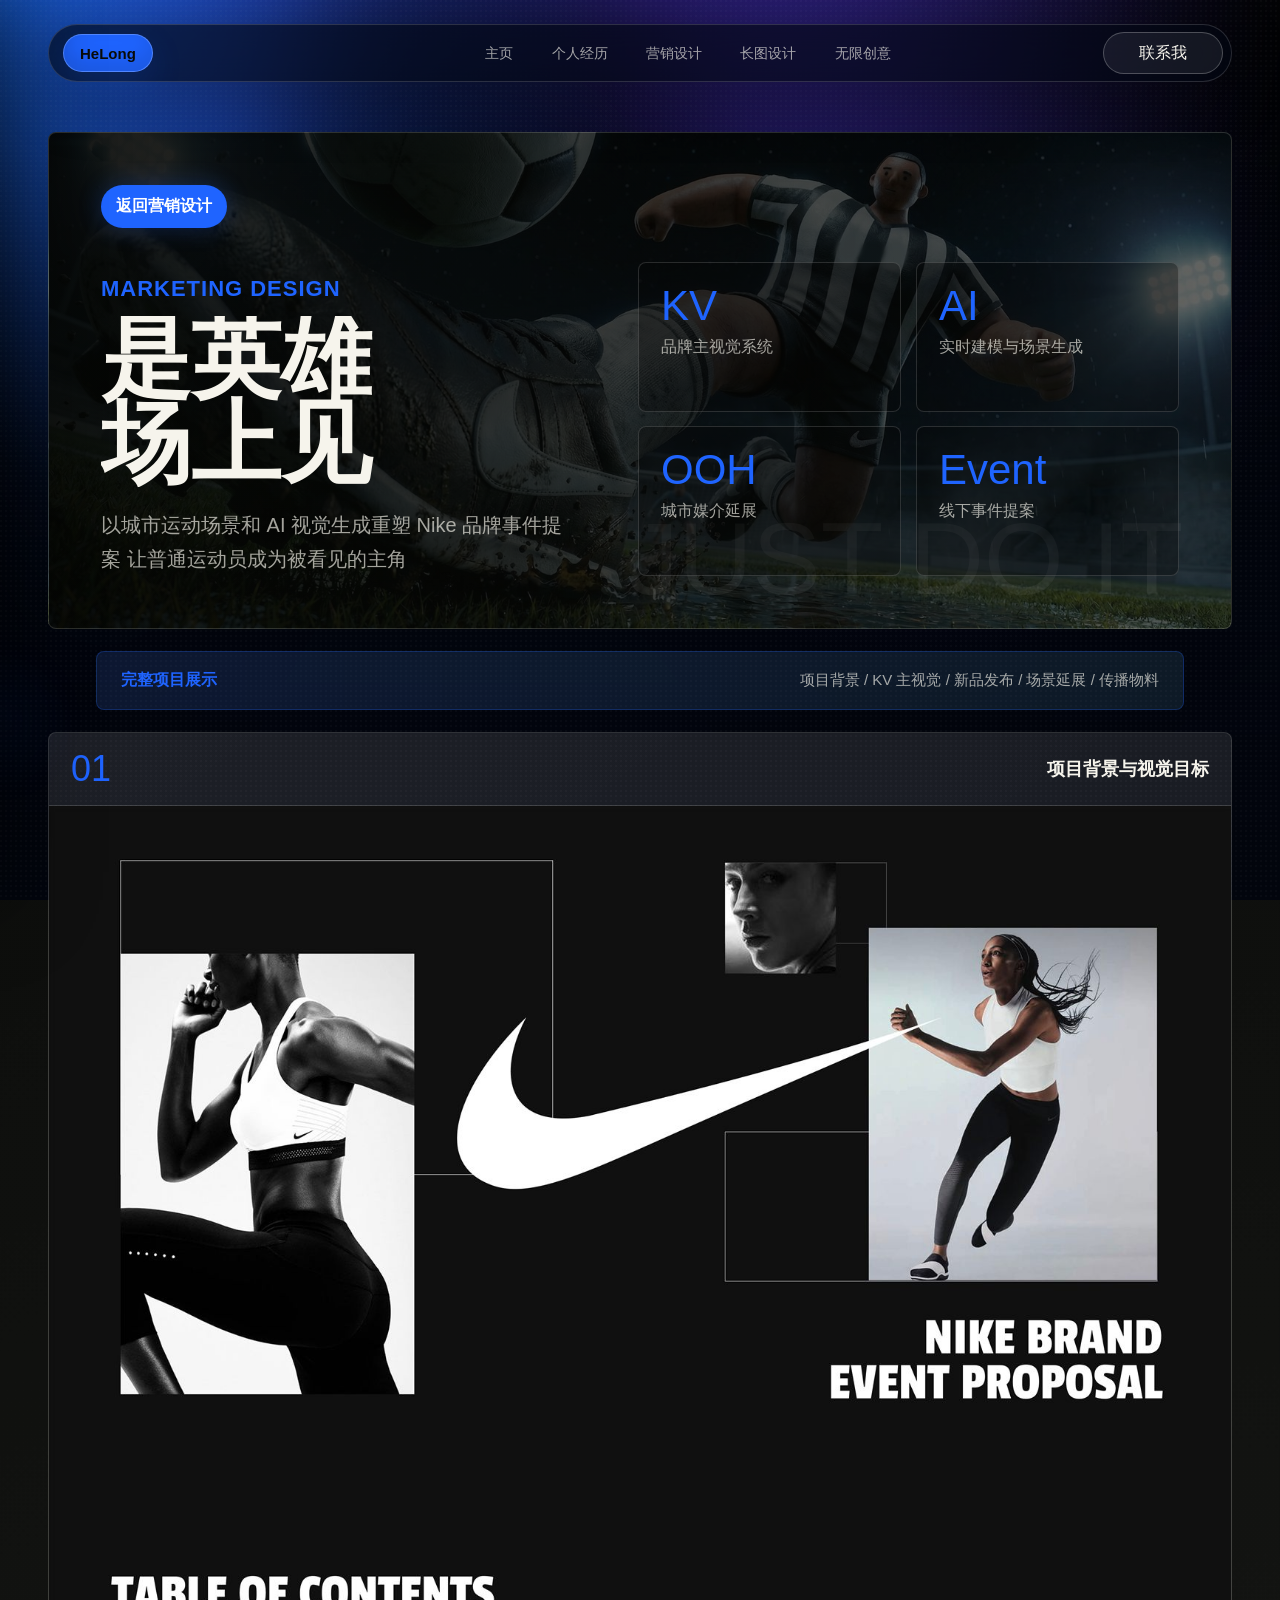
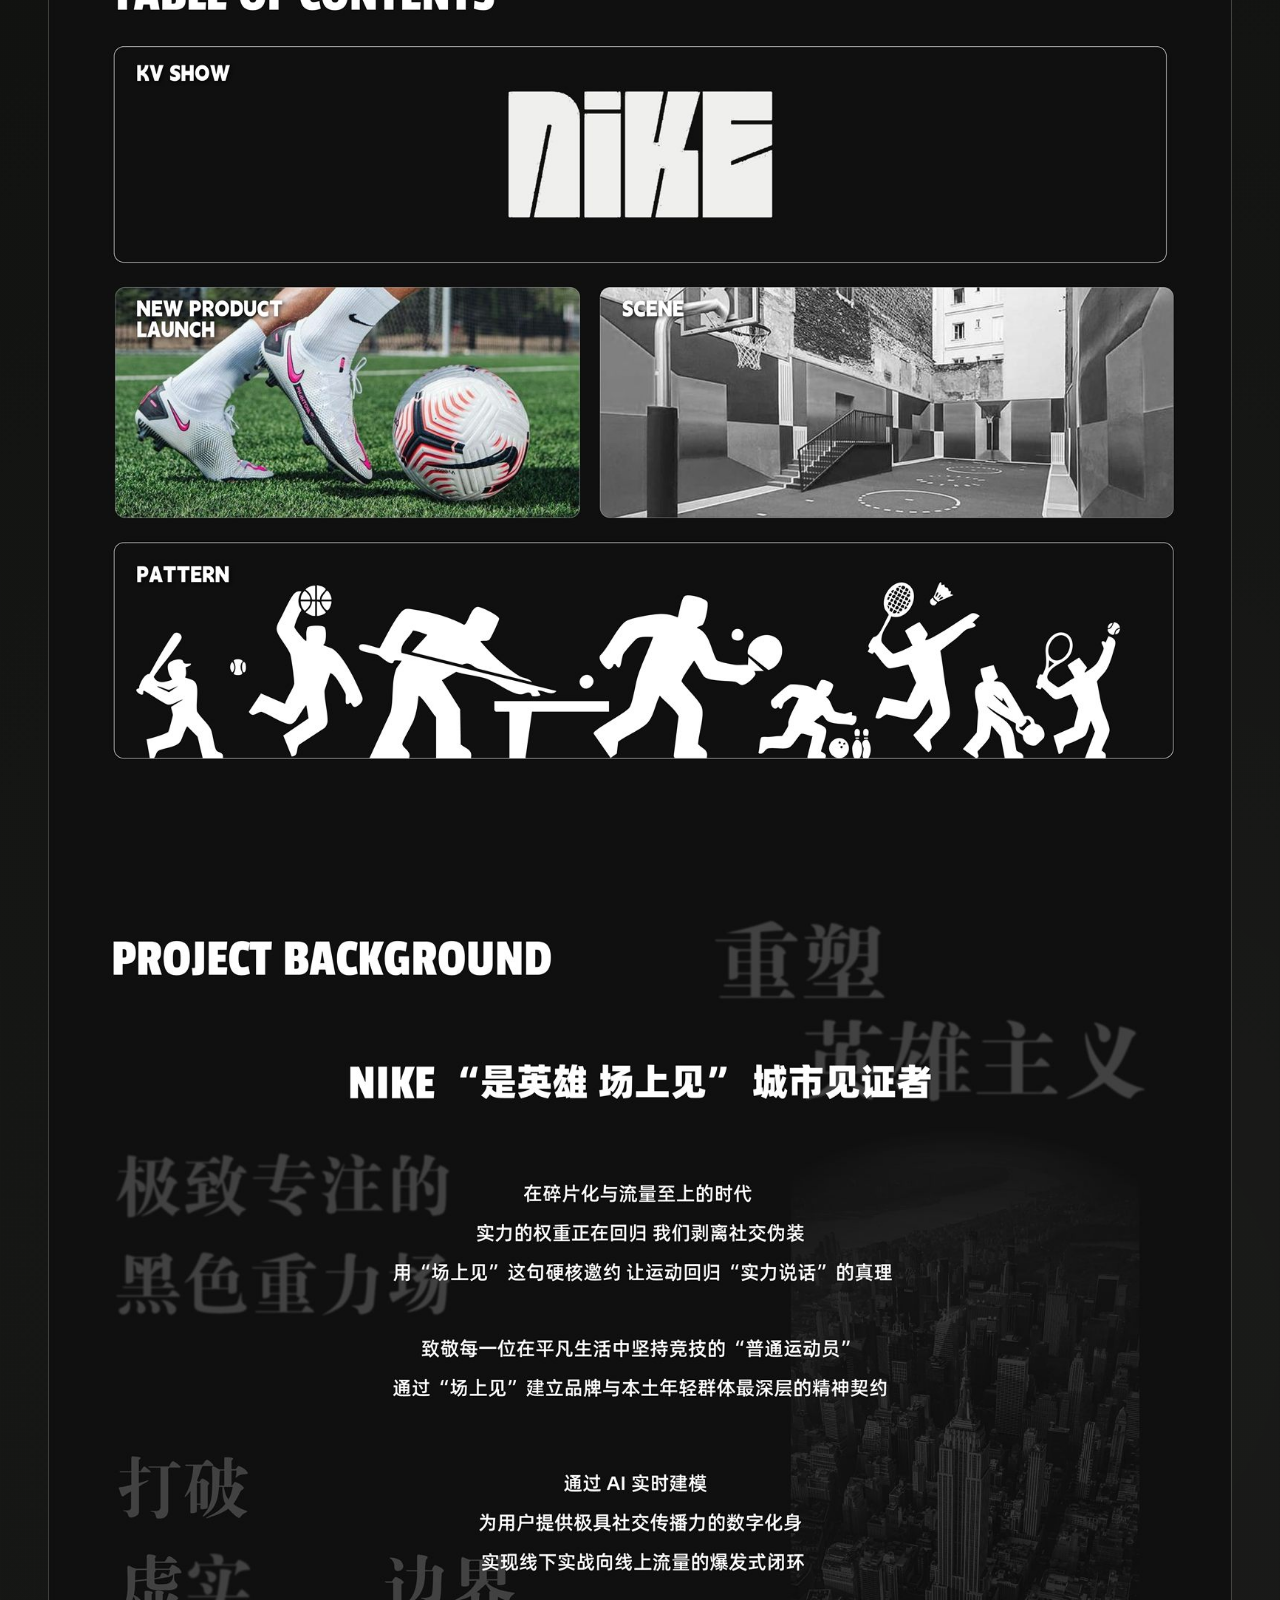
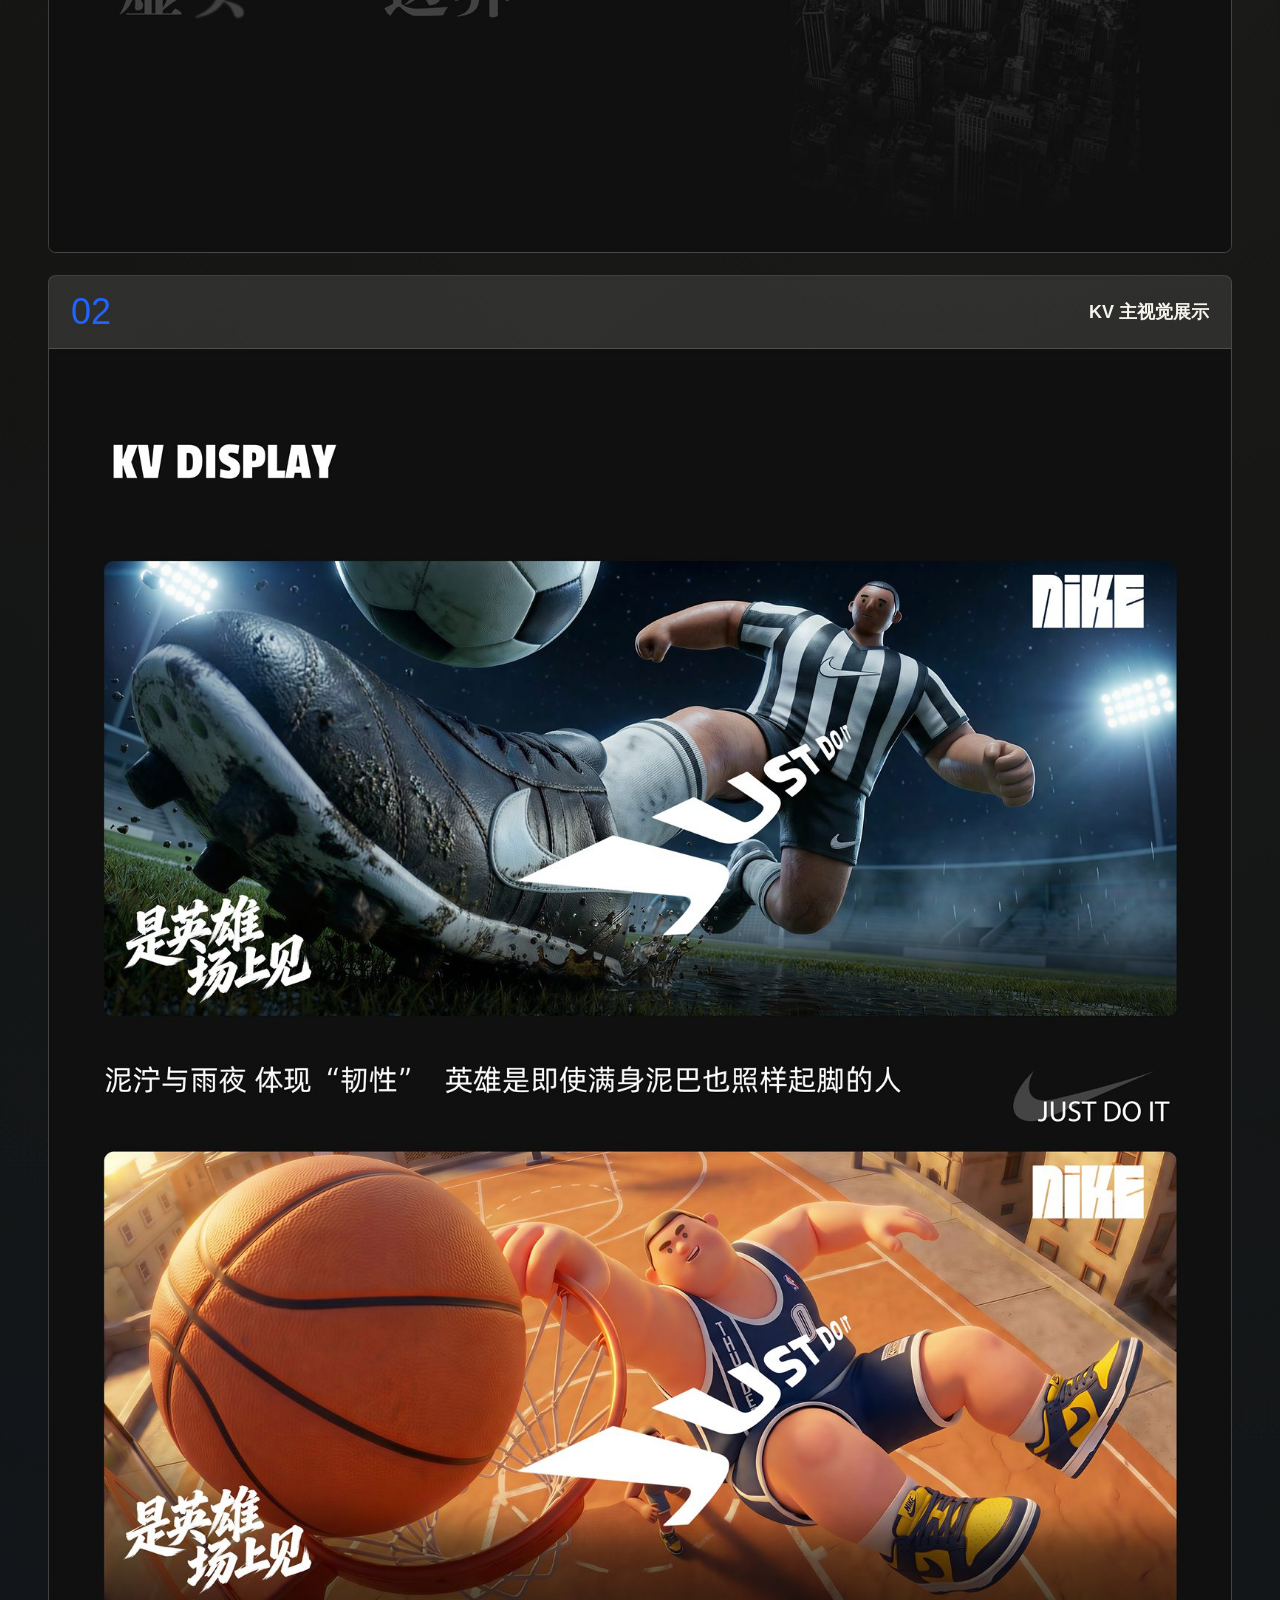
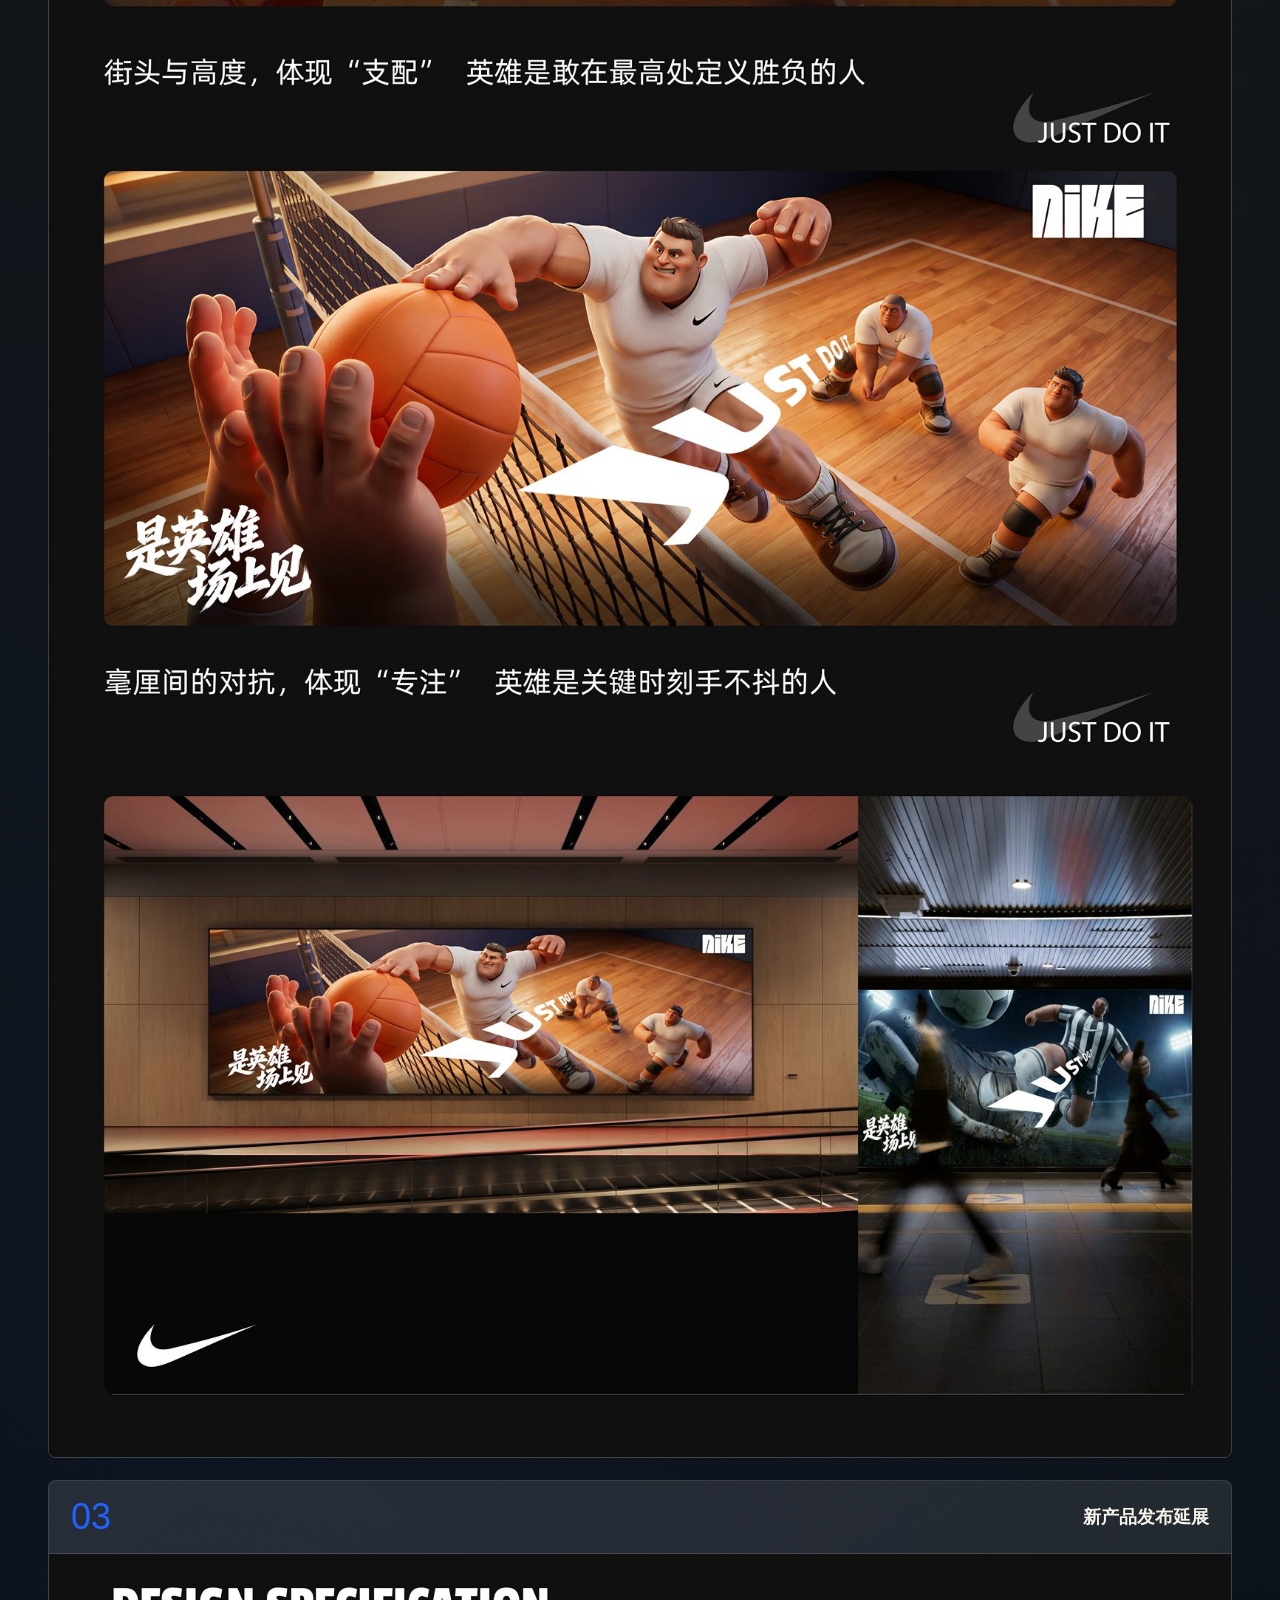
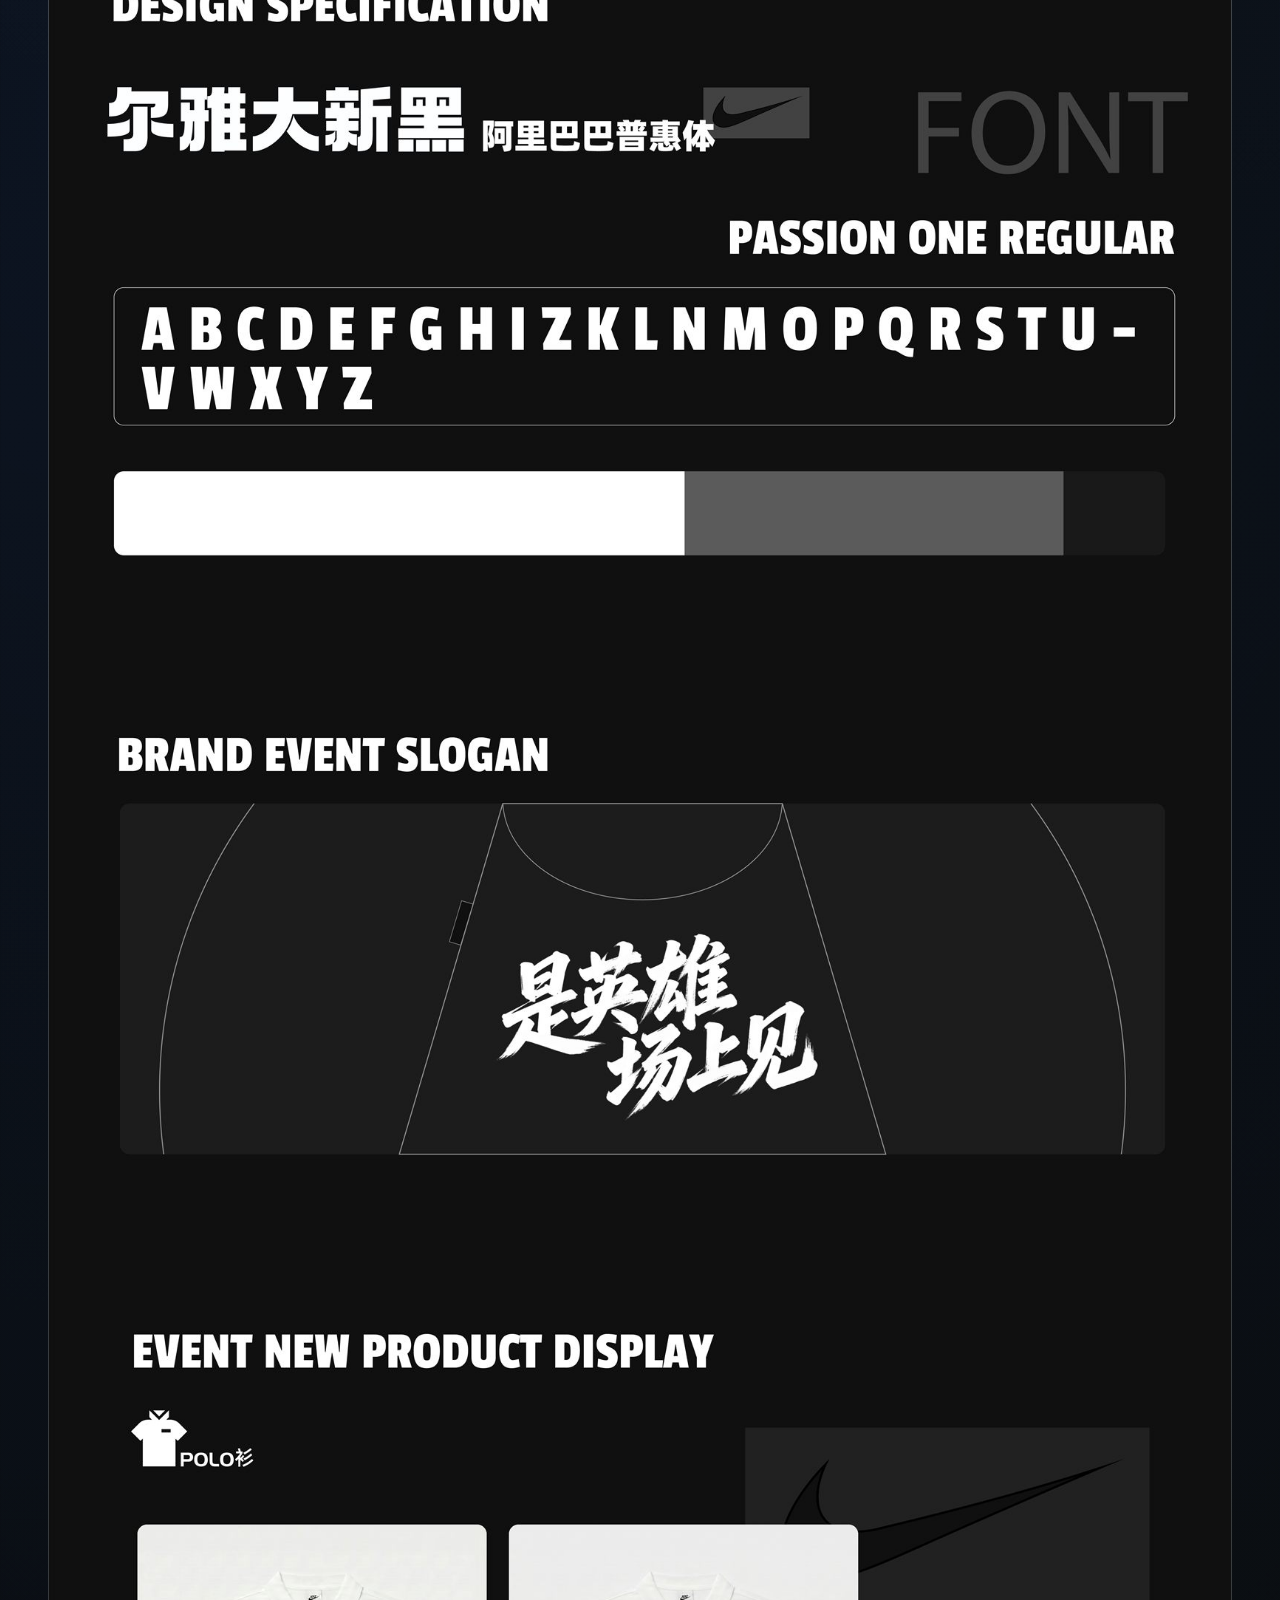
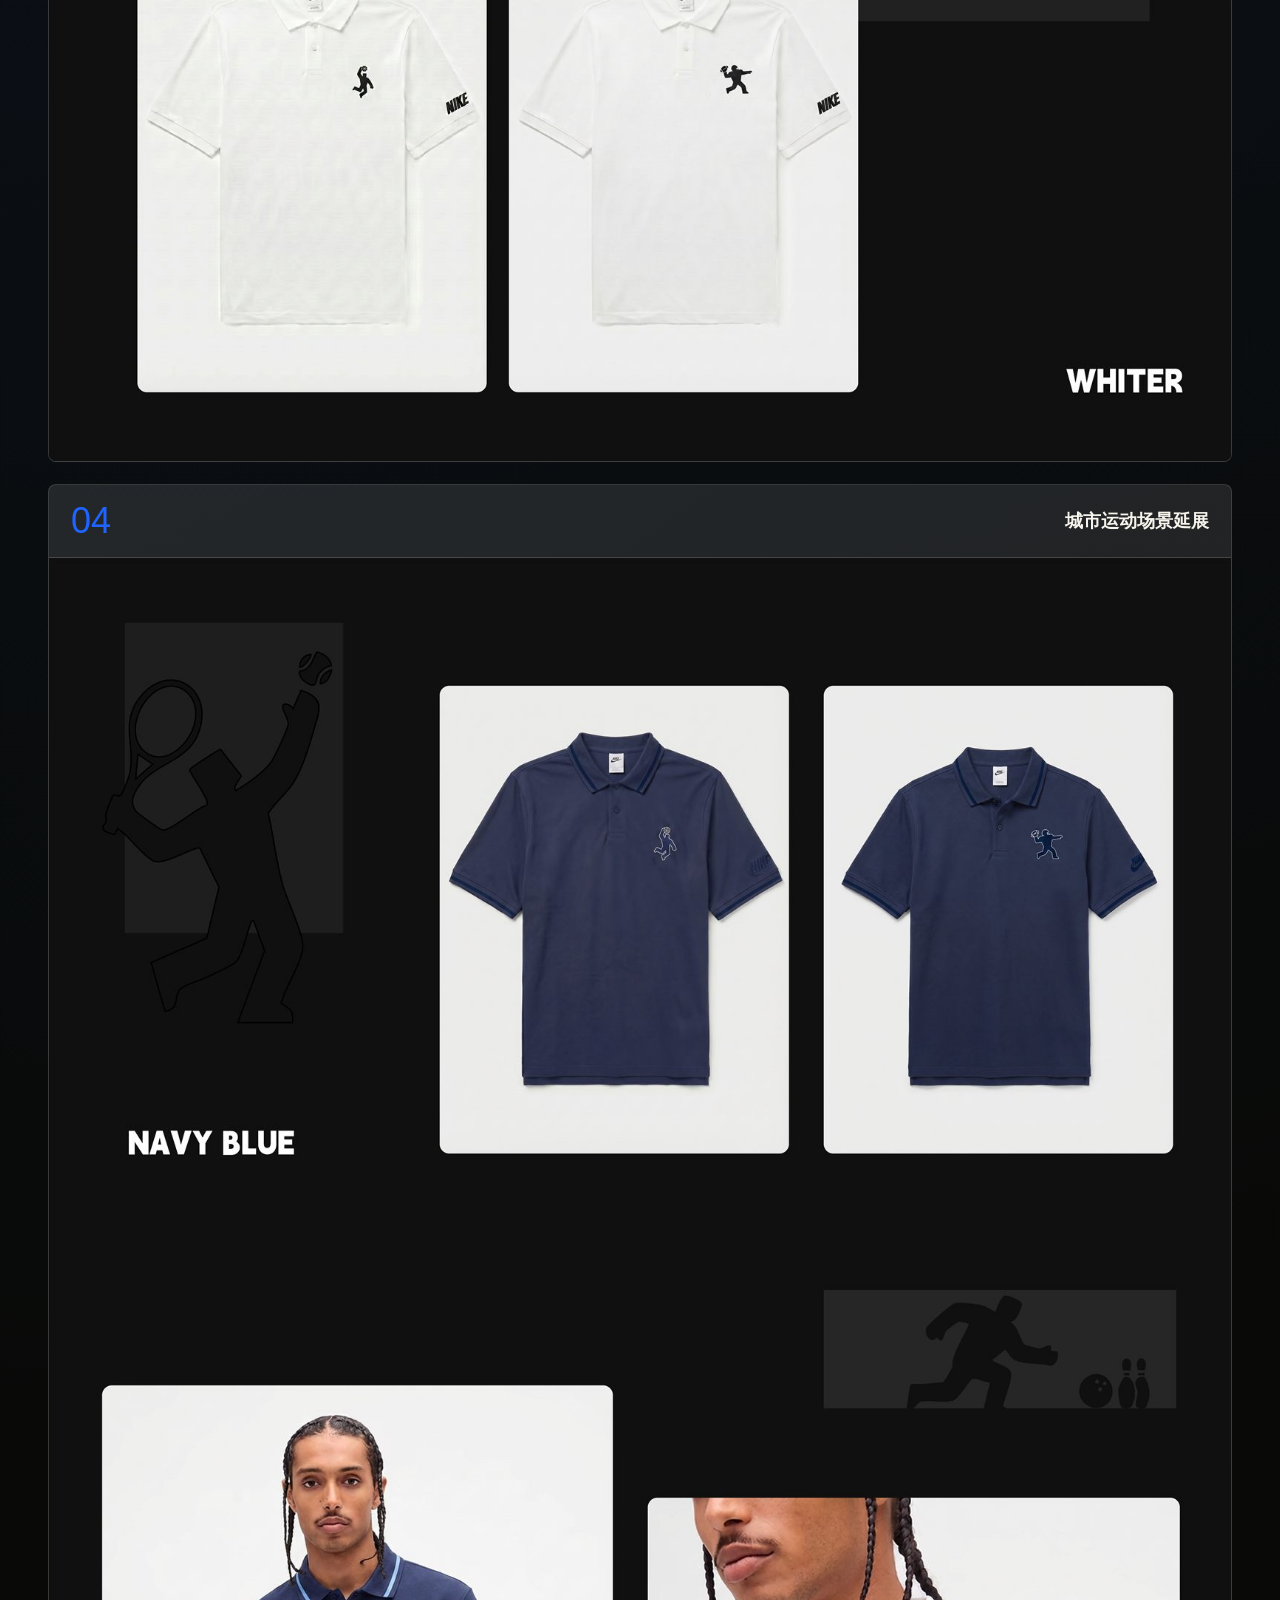
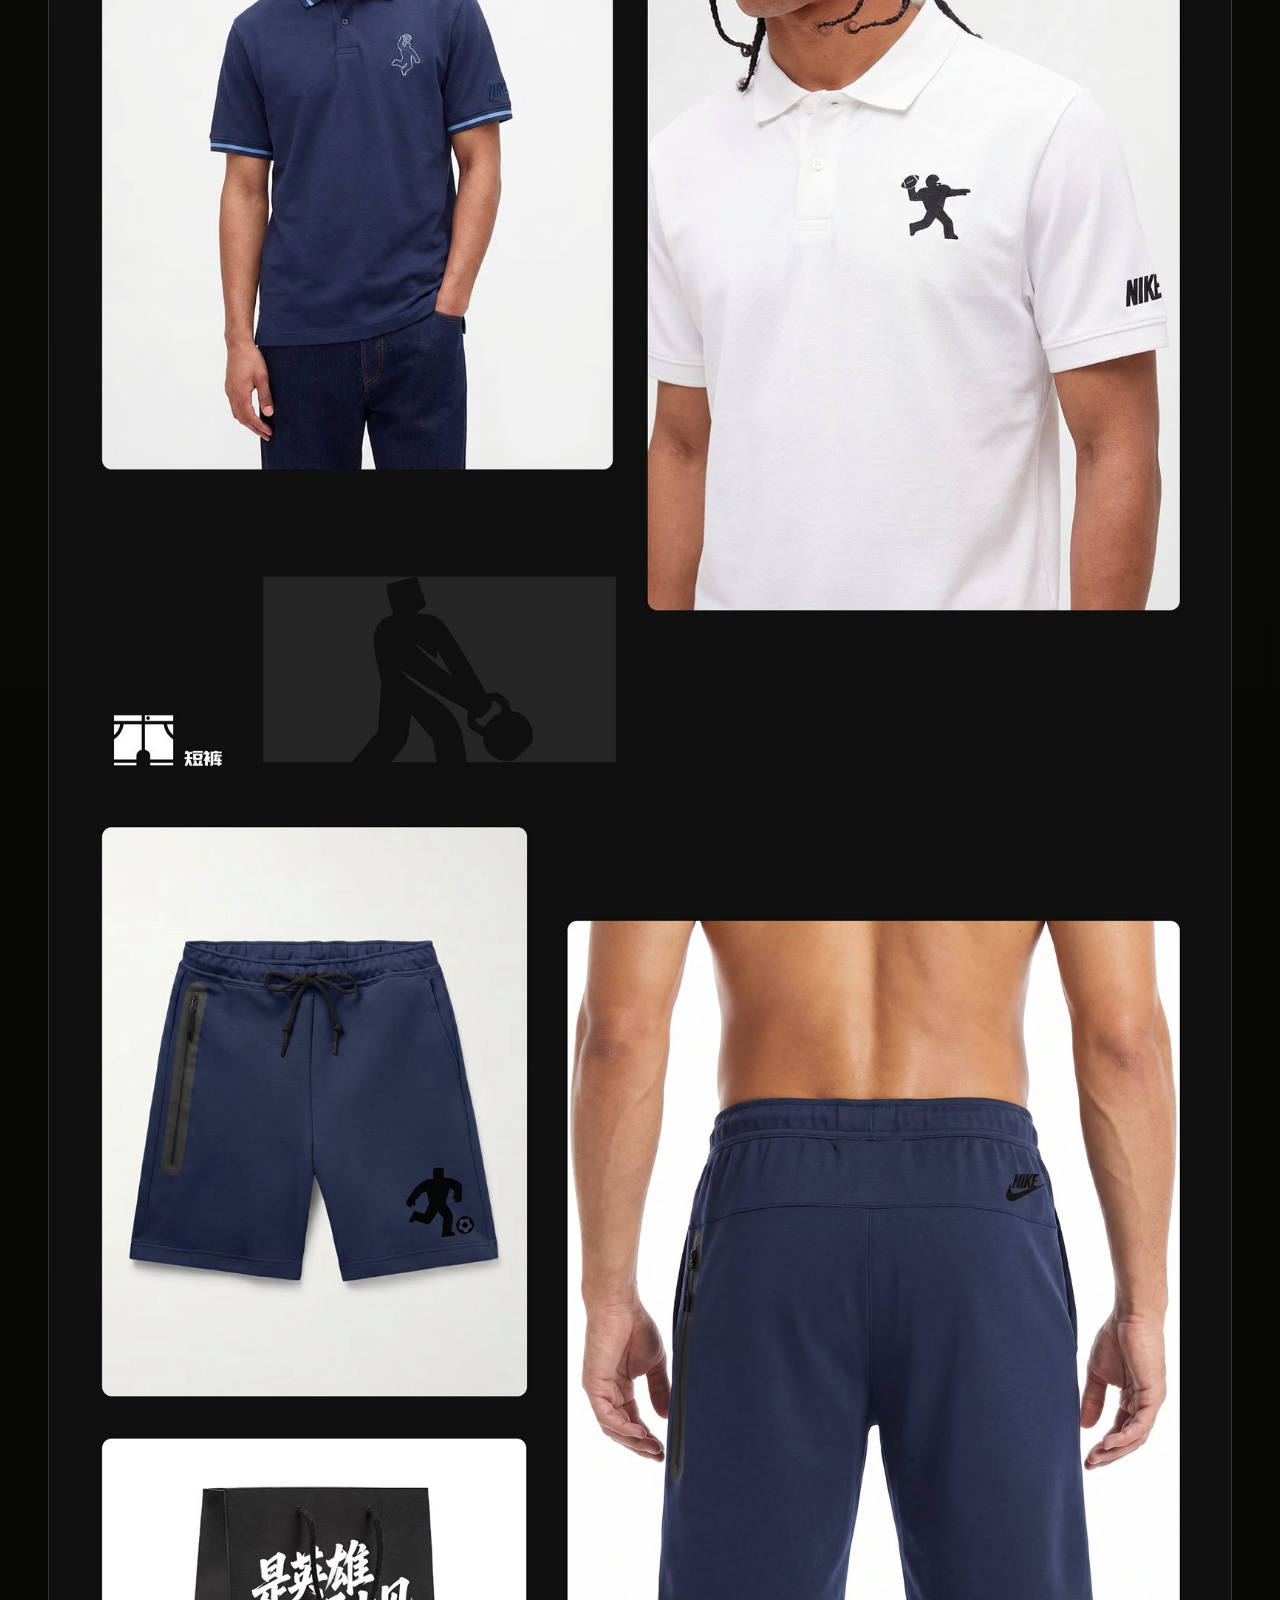
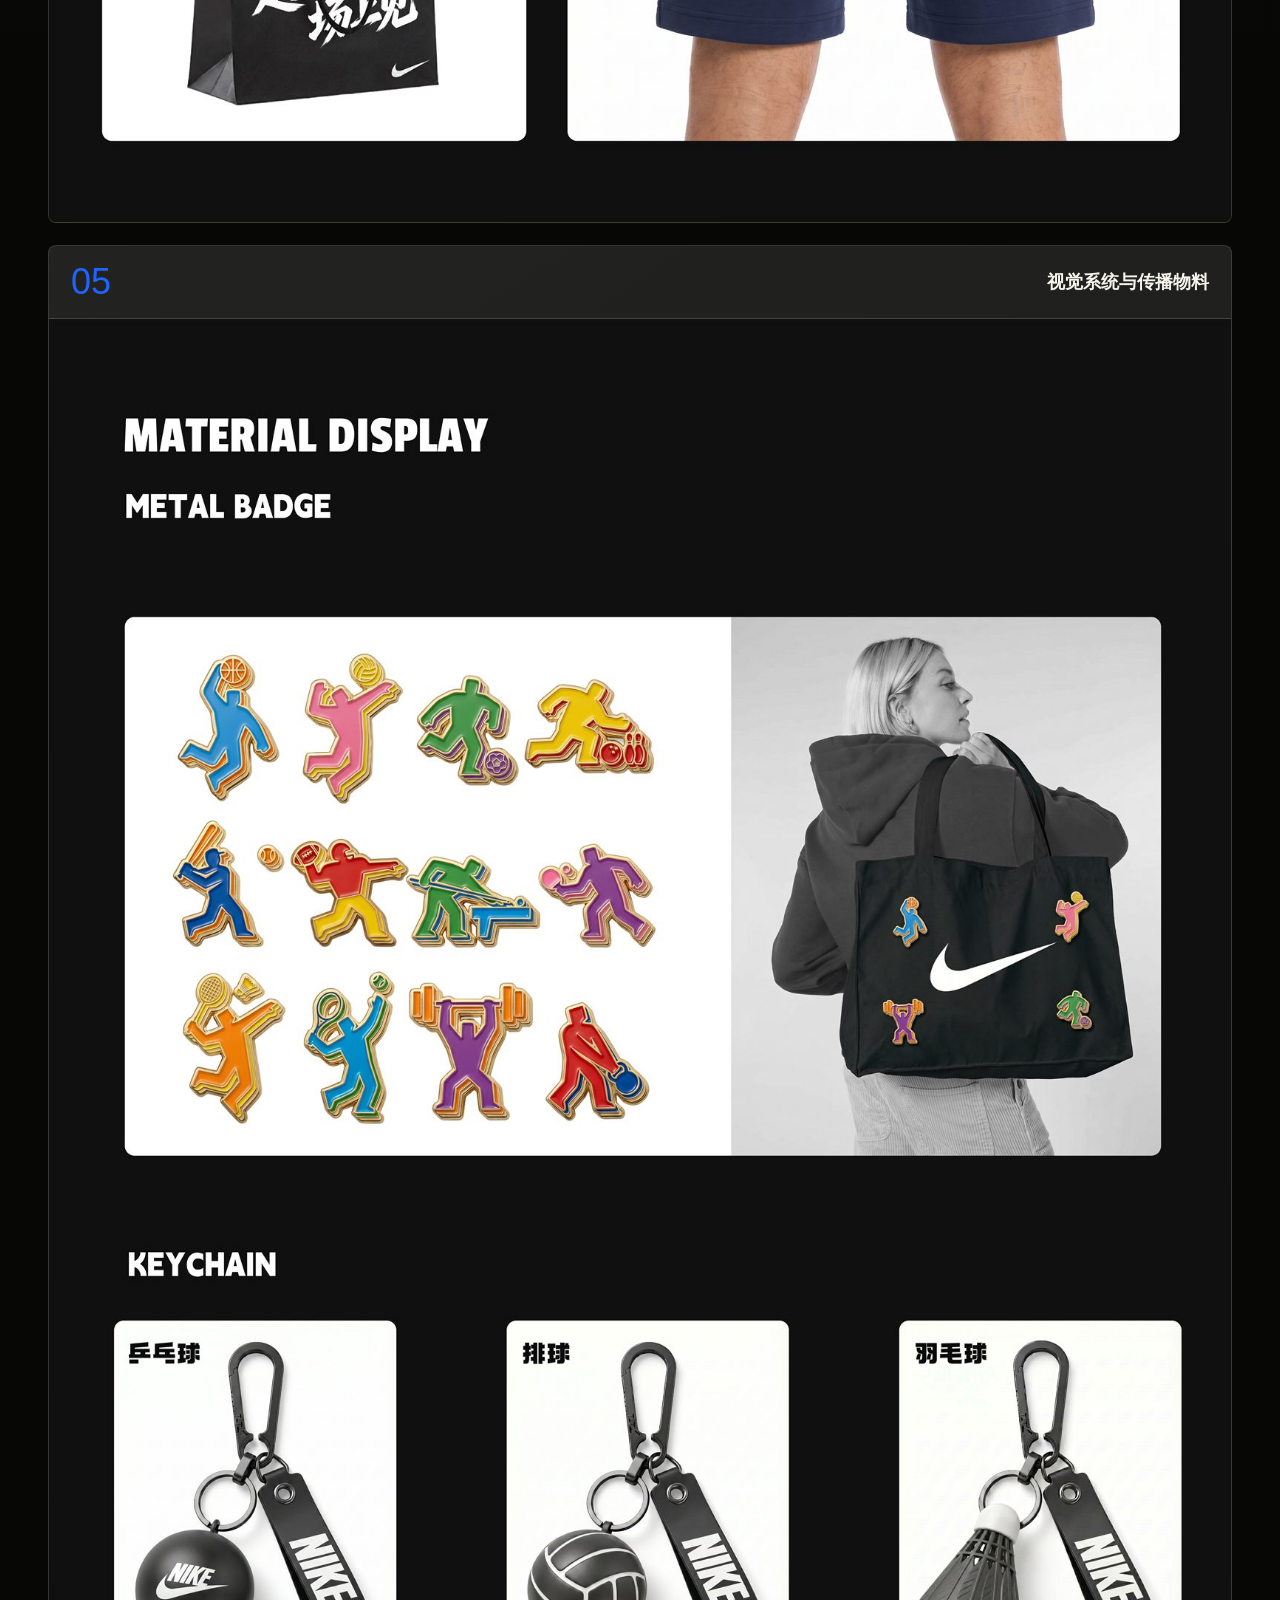
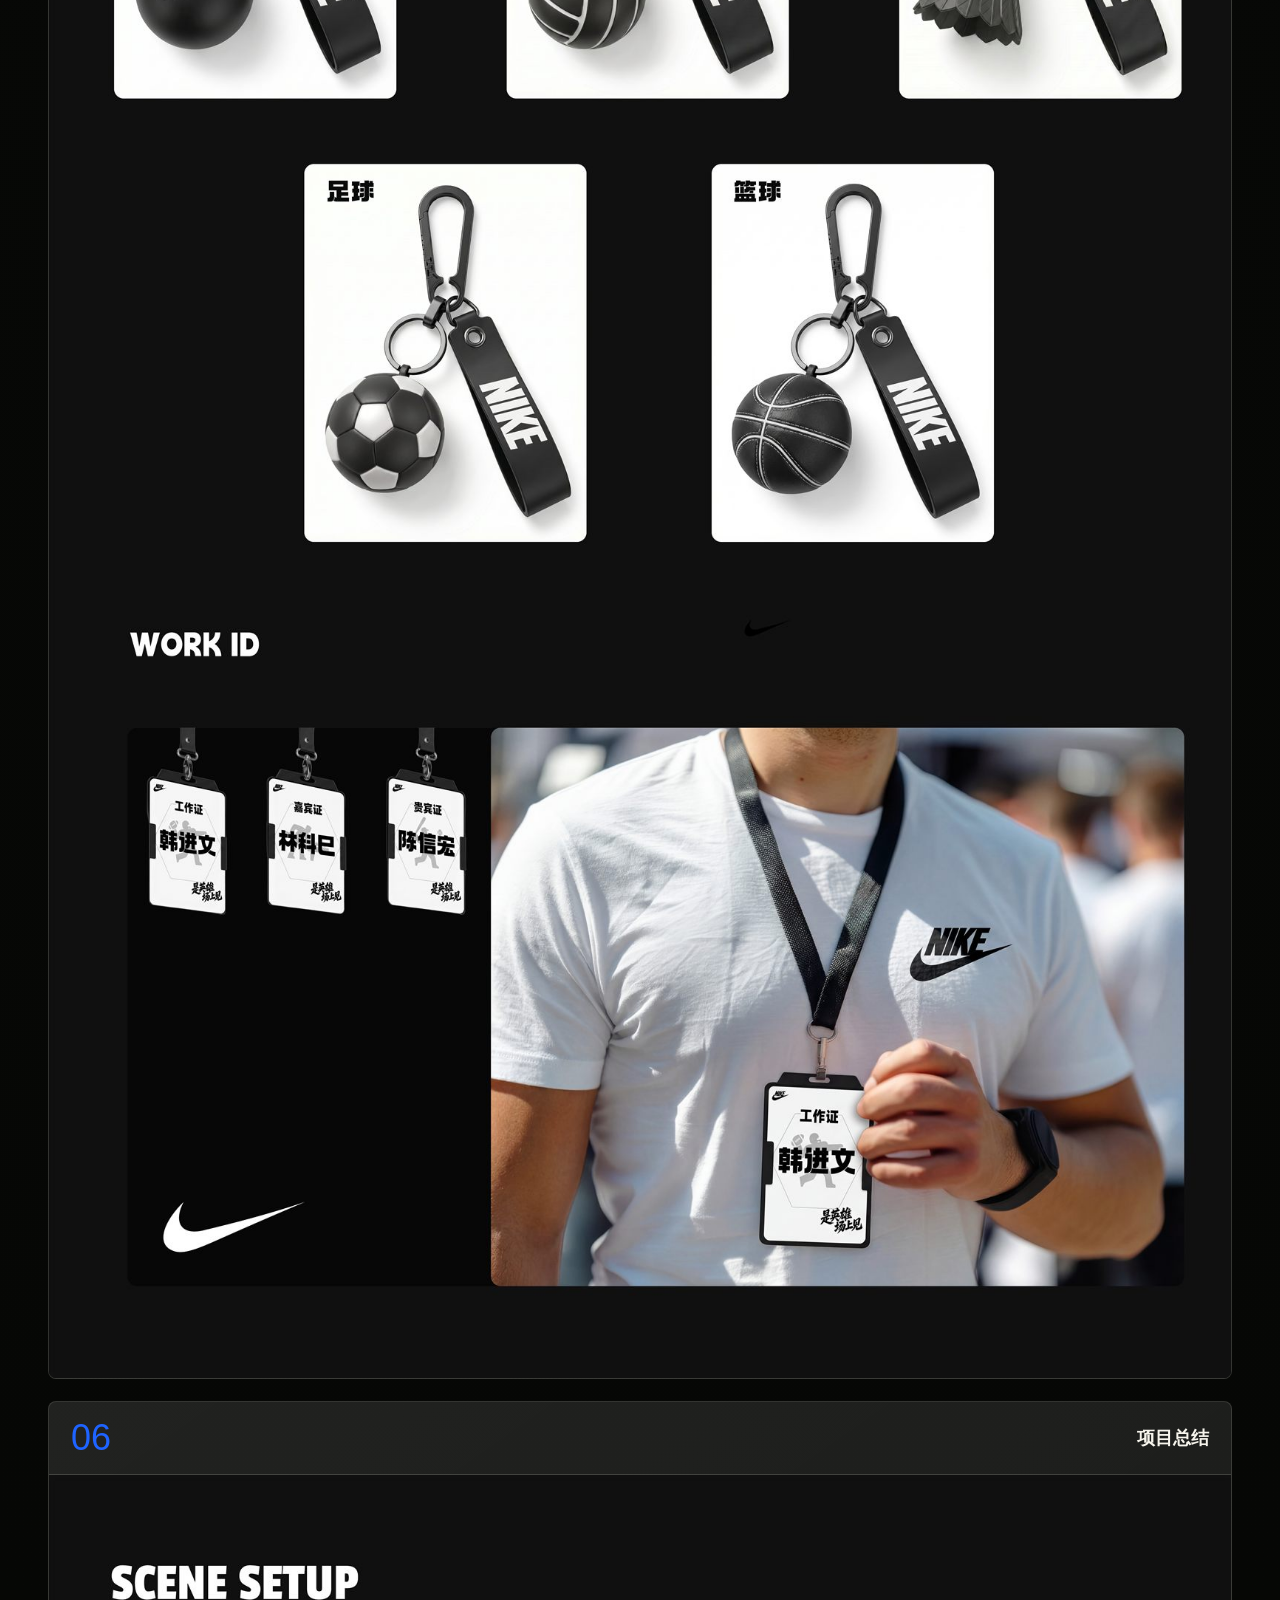
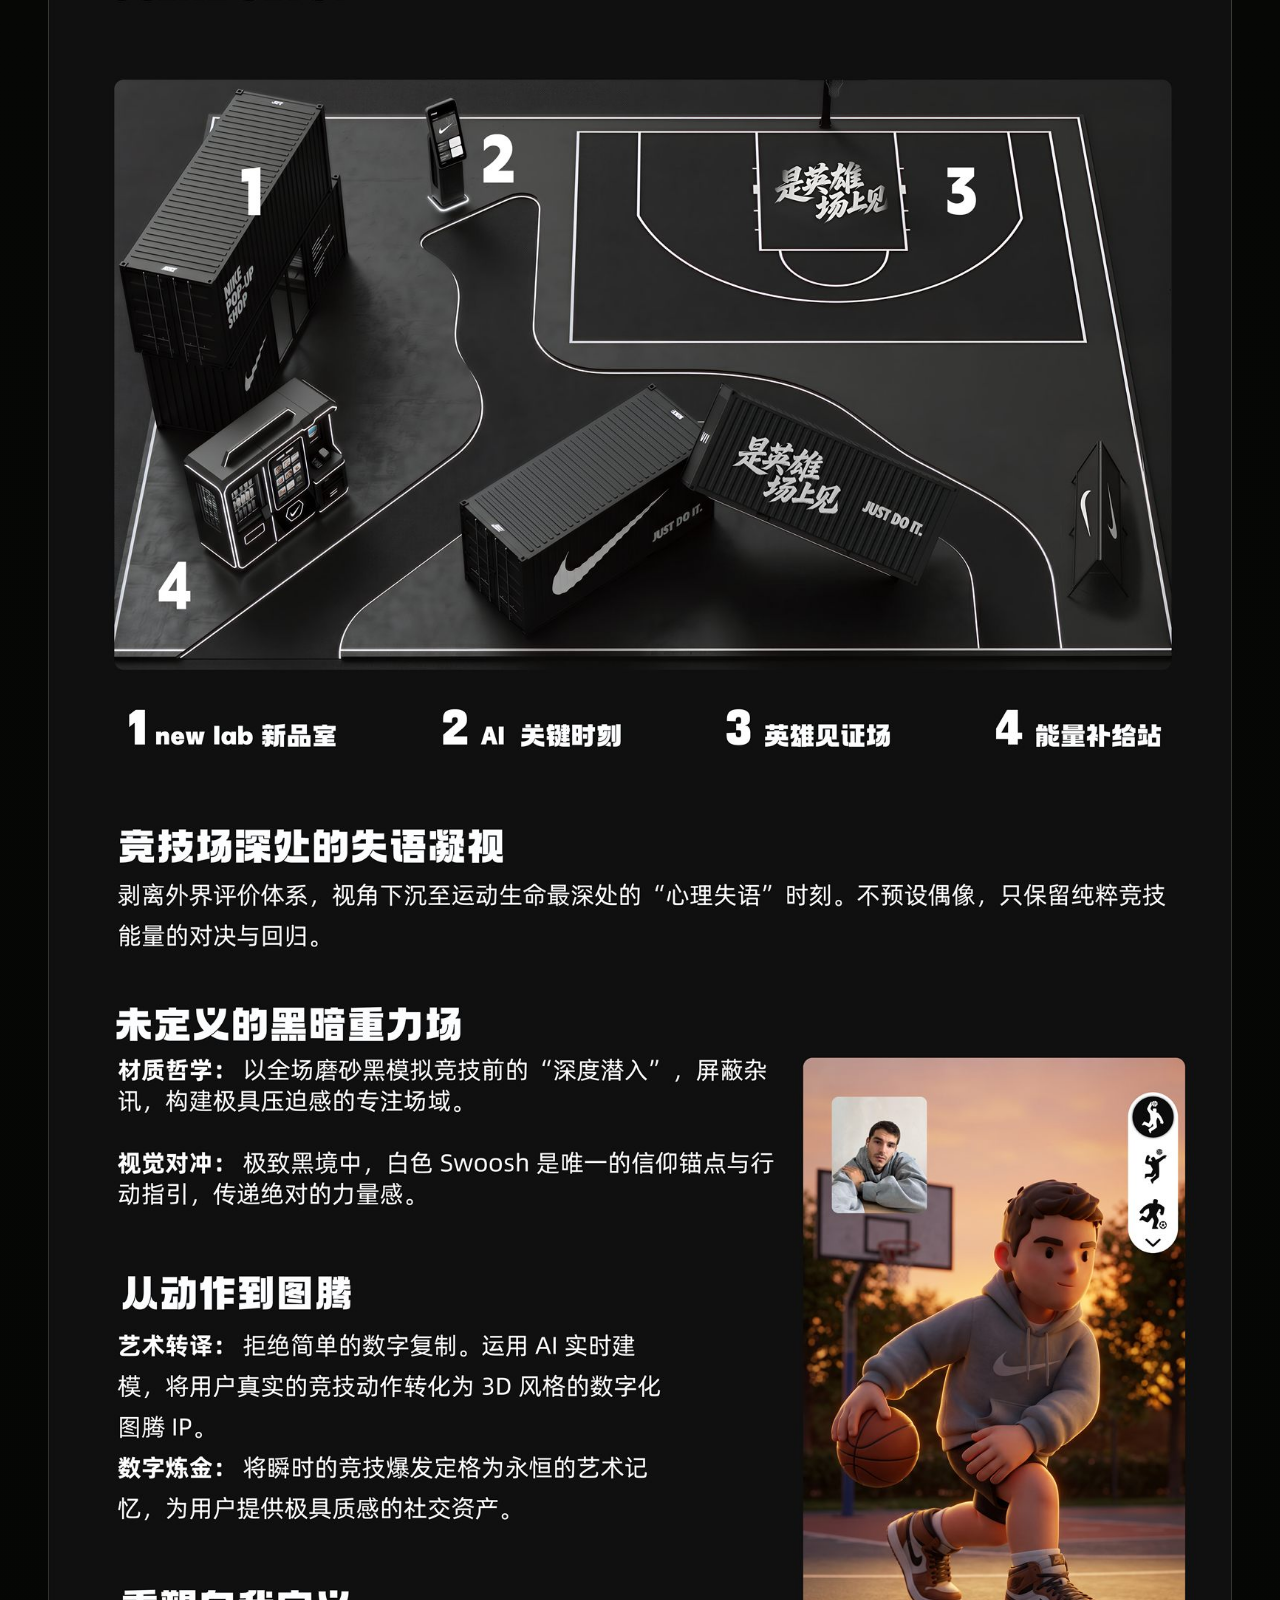
<file: nike-hero-court.html>
<!doctype html>
<html lang="zh-CN">
  <head>
    <meta charset="UTF-8" />
    <meta name="viewport" content="width=device-width, initial-scale=1.0" />
    <title>是英雄场上见｜Lin Helong Portfolio</title>
    <link rel="stylesheet" href="styles.css?v=20260617-aurora-1" />
  </head>
  <body class="detail-page nike-case-page">
    <div class="cursor-glow" aria-hidden="true"></div>

    <header class="site-nav" aria-label="主导航">
      <a class="brand" href="index.html#home" aria-label="回到首页">
        <span class="brand-pill">
          <span class="brand-mark" aria-hidden="true">
            <svg viewBox="0 0 64 64" fill="none">
              <path class="dragon-shield" d="M10 16 22 8h28l6 12-7 23-17 13-17-13-5-27Z" />
              <path class="dragon-head" d="M20 36 34 15l17 7-11 3 9 7-15-2 3 12-10-9-7 3Z" />
              <path class="dragon-eye" d="M39 24h8l3 4-10-1-1-3Z" />
              <path class="dragon-flame" d="M13 22 8 33l5 12 4-12-4-11Z" />
            </svg>
          </span>
          <span class="brand-word">HeLong</span>
        </span>
      </a>
      <nav class="nav-links">
        <a class="roll-link" href="index.html#home"><span data-text="主页">主页</span></a>
        <a class="roll-link" href="index.html#experience"><span data-text="个人经历">个人经历</span></a>
        <a class="roll-link" href="index.html#marketing"><span data-text="营销设计">营销设计</span></a>
        <a class="roll-link" href="index.html#longform"><span data-text="长图设计">长图设计</span></a>
        <a class="roll-link" href="index.html#creative"><span data-text="无限创意">无限创意</span></a>
      </nav>
      <button class="contact-button" type="button" data-open-contact>联系我</button>
    </header>

    <main class="detail-main">
      <section class="detail-hero nike-detail-hero">
        <a class="back-link" href="index.html#marketing">返回营销设计</a>
        <p class="section-kicker">Marketing Design</p>
        <h1>是英雄<br />场上见</h1>
        <p>以城市运动场景和 AI 视觉生成重塑 Nike 品牌事件提案 让普通运动员成为被看见的主角</p>
        <div class="detail-stat-row">
          <span><strong>KV</strong>品牌主视觉系统</span>
          <span><strong>AI</strong>实时建模与场景生成</span>
          <span><strong>OOH</strong>城市媒介延展</span>
          <span><strong>Event</strong>线下事件提案</span>
        </div>
      </section>
      <section class="case-brief-strip nike-brief-strip">
        <p>完整项目展示</p>
        <span>项目背景 / KV 主视觉 / 新品发布 / 场景延展 / 传播物料</span>
      </section>

      <section class="nike-page-stack" aria-label="Nike 项目页面展示">
        <article class="nike-page-card">
          <div class="nike-page-label">
            <span>01</span>
            <strong>项目背景与视觉目标</strong>
          </div>
          <img src="assets/nike/nike-01-overview.jpg" alt="Nike 项目背景与目标" loading="lazy" />
        </article>
        <article class="nike-page-card">
          <div class="nike-page-label">
            <span>02</span>
            <strong>KV 主视觉展示</strong>
          </div>
          <img src="assets/nike/nike-02-kv-display.jpg" alt="Nike KV 主视觉展示" loading="lazy" />
        </article>
        <article class="nike-page-card">
          <div class="nike-page-label">
            <span>03</span>
            <strong>新产品发布延展</strong>
          </div>
          <img src="assets/nike/nike-03-product-launch.jpg" alt="Nike 新产品发布延展" loading="lazy" />
        </article>
        <article class="nike-page-card">
          <div class="nike-page-label">
            <span>04</span>
            <strong>城市运动场景延展</strong>
          </div>
          <img src="assets/nike/nike-04-scene-extension.jpg" alt="Nike 城市运动场景延展" loading="lazy" />
        </article>
        <article class="nike-page-card">
          <div class="nike-page-label">
            <span>05</span>
            <strong>视觉系统与传播物料</strong>
          </div>
          <img src="assets/nike/nike-05-visual-system.jpg" alt="Nike 视觉系统与传播物料" loading="lazy" />
        </article>
        <article class="nike-page-card">
          <div class="nike-page-label">
            <span>06</span>
            <strong>项目总结</strong>
          </div>
          <img src="assets/nike/nike-06-summary.jpg" alt="Nike 项目总结" loading="lazy" />
        </article>
      </section>
    </main>

    <dialog class="contact-dialog" aria-labelledby="contact-title">
      <button class="close-dialog" type="button" data-close-dialog aria-label="关闭">×</button>
      <p class="section-kicker">Contact</p>
      <h2 id="contact-title">联系合作</h2>
      <p>如果需要品牌视觉、AI 创意、营销设计或长图设计，可以通过下面方式联系我。</p>
      <div class="contact-layout">
        <div class="contact-list">
          <a class="contact-card" href="tel:18878556316" aria-label="拨打电话 18878556316">
            <span class="contact-card-icon" aria-hidden="true">
              <svg viewBox="0 0 24 24" fill="none"><path d="M6.6 3.8 9.4 3l2.1 5-1.6 1.1c.9 1.9 2.3 3.3 4.2 4.2l1.1-1.6 5 2.1-.8 2.8c-.4 1.3-1.7 2.1-3 1.8C10.8 17.3 6.7 13.2 5.6 7.6c-.3-1.3.5-2.6 1-3.8Z" stroke="currentColor" stroke-width="1.8" stroke-linecap="round" stroke-linejoin="round" /></svg>
            </span>
            <span><small>PHONE</small><strong>18878556316</strong></span>
          </a>
          <a class="contact-card" href="mailto:linhelong738@gmail.com" aria-label="发送邮件到 linhelong738@gmail.com">
            <span class="contact-card-icon" aria-hidden="true">
              <svg viewBox="0 0 24 24" fill="none"><path d="M4 6.5h16v11H4v-11Z" stroke="currentColor" stroke-width="1.8" stroke-linejoin="round" /><path d="m4.8 7.2 7.2 5.5 7.2-5.5" stroke="currentColor" stroke-width="1.8" stroke-linecap="round" stroke-linejoin="round" /></svg>
            </span>
            <span><small>EMAIL</small><strong>linhelong738@gmail.com</strong></span>
          </a>
        </div>
        <div class="wechat-card">
          <img src="assets/wechat-qr.jpg" alt="微信二维码" loading="lazy" />
          <span>微信扫码添加</span>
        </div>
      </div></dialog>

    <script src="aurora-background.js?v=20260617-aurora-1"></script>
    <script src="script.js?v=20260617-aurora-1"></script>
  </body>
</html>
</file>
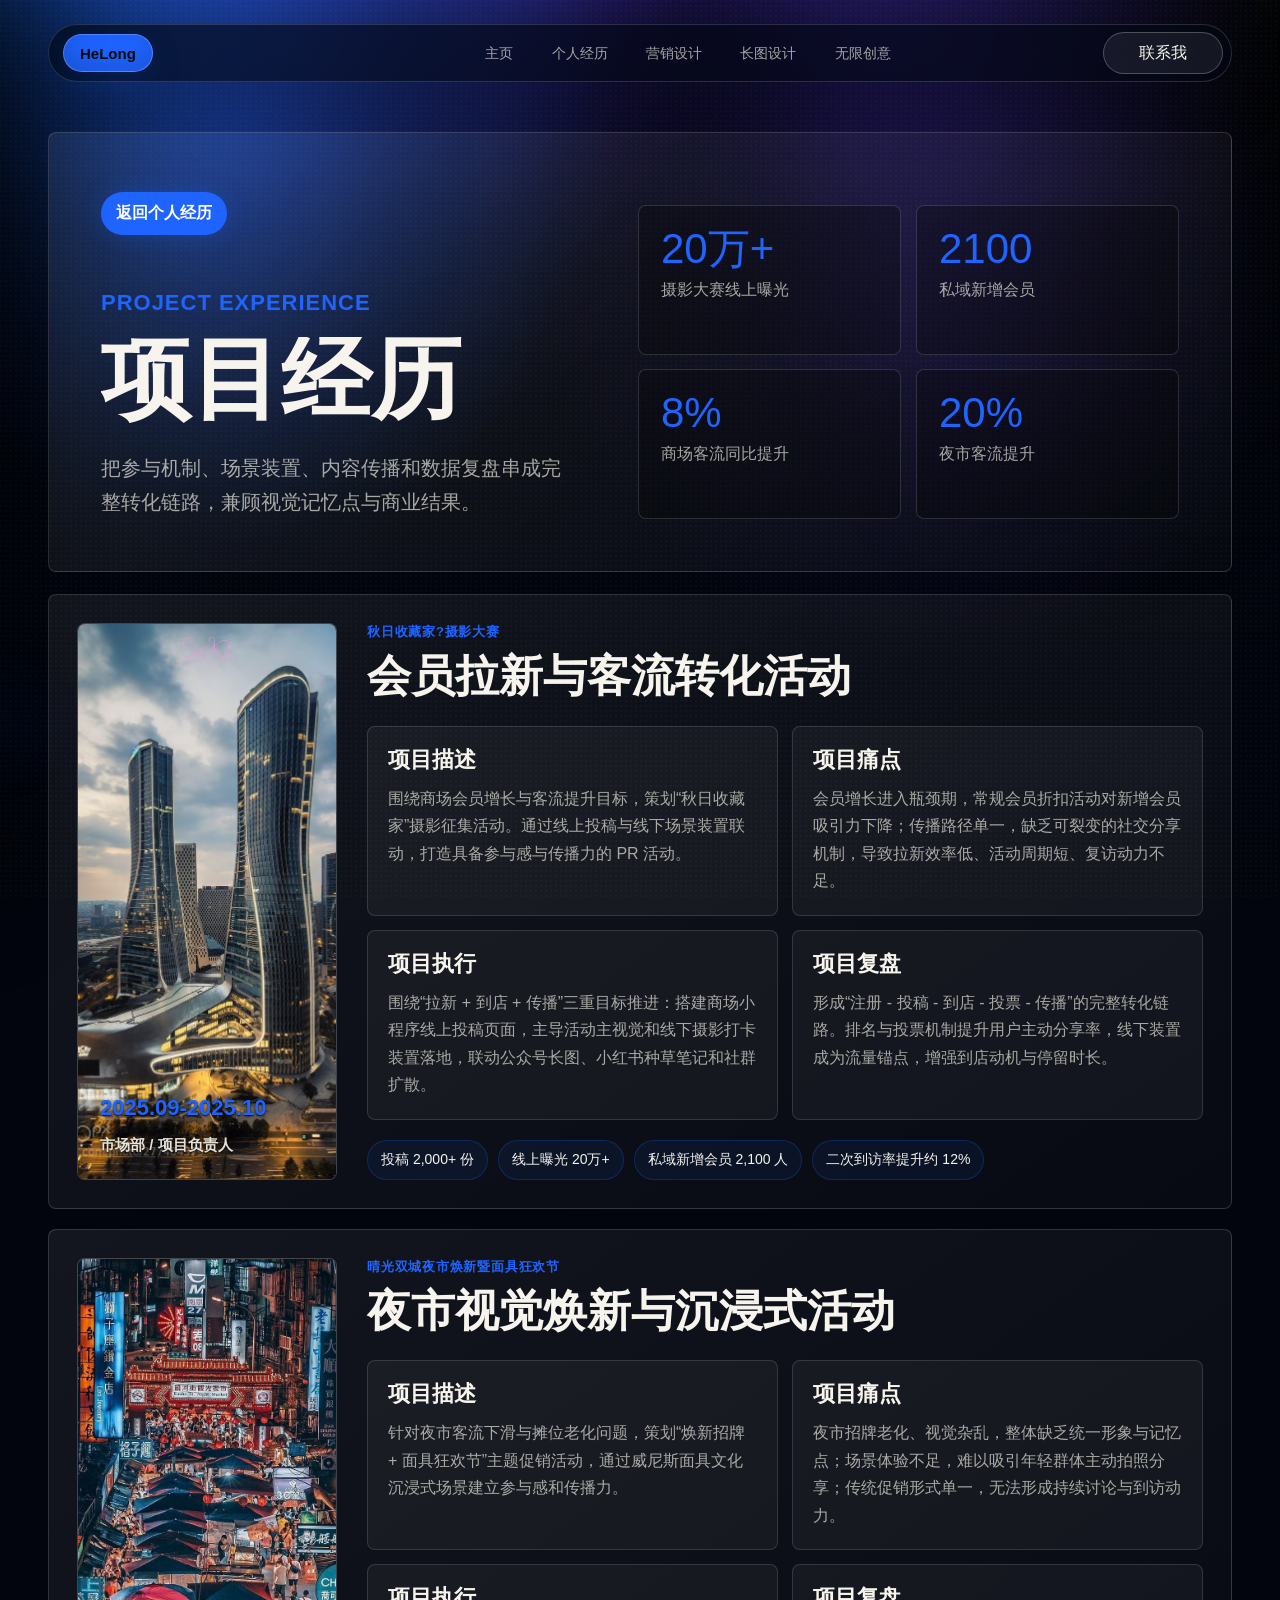
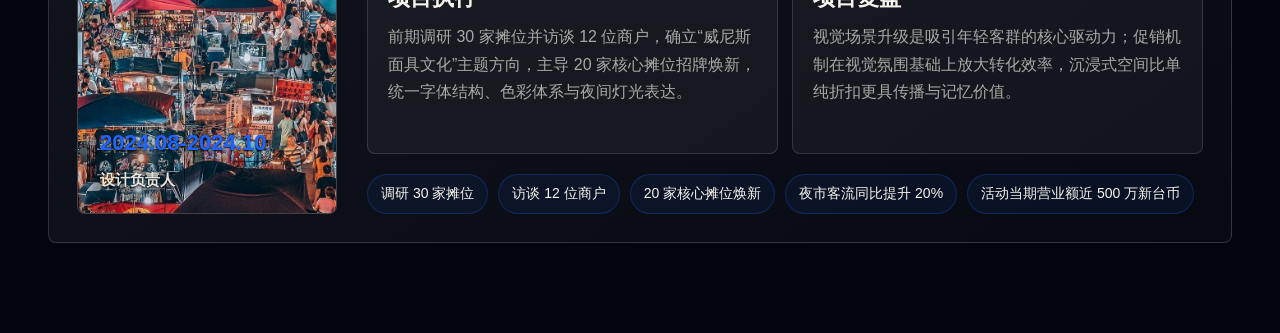
<file: project-experience.html>
<!doctype html>
<html lang="zh-CN">
  <head>
    <meta charset="UTF-8" />
    <meta name="viewport" content="width=device-width, initial-scale=1.0" />
    <title>项目经历｜Lin Helong Portfolio</title>
    <link rel="stylesheet" href="styles.css?v=20260617-aurora-1" />
  </head>
  <body class="detail-page">
    <div class="cursor-glow" aria-hidden="true"></div>

    <header class="site-nav" aria-label="主导航">
      <a class="brand" href="index.html#home" aria-label="回到首页">
        <span class="brand-pill">
          <span class="brand-mark" aria-hidden="true">
            <svg viewBox="0 0 64 64" fill="none">
              <path class="dragon-shield" d="M10 16 22 8h28l6 12-7 23-17 13-17-13-5-27Z" />
              <path class="dragon-head" d="M20 36 34 15l17 7-11 3 9 7-15-2 3 12-10-9-7 3Z" />
              <path class="dragon-eye" d="M39 24h8l3 4-10-1-1-3Z" />
              <path class="dragon-flame" d="M13 22 8 33l5 12 4-12-4-11Z" />
            </svg>
          </span>
          <span class="brand-word">HeLong</span>
        </span>
      </a>
      <nav class="nav-links">
        <a class="roll-link" href="index.html#home"><span data-text="主页">主页</span></a>
        <a class="roll-link" href="index.html#experience"><span data-text="个人经历">个人经历</span></a>
        <a class="roll-link" href="index.html#marketing"><span data-text="营销设计">营销设计</span></a>
        <a class="roll-link" href="index.html#longform"><span data-text="长图设计">长图设计</span></a>
        <a class="roll-link" href="index.html#creative"><span data-text="无限创意">无限创意</span></a>
      </nav>
      <button class="contact-button" type="button" data-open-contact>联系我</button>
    </header>

    <main class="detail-main">
      <section class="detail-hero">
        <a class="back-link" href="index.html#experience">返回个人经历</a>
        <p class="section-kicker">Project Experience</p>
        <h1>项目经历</h1>
        <p>把参与机制、场景装置、内容传播和数据复盘串成完整转化链路，兼顾视觉记忆点与商业结果。</p>
        <div class="detail-stat-row">
          <span><strong>20万+</strong>摄影大赛线上曝光</span>
          <span><strong>2100</strong>私域新增会员</span>
          <span><strong>8%</strong>商场客流同比提升</span>
          <span><strong>20%</strong>夜市客流提升</span>
        </div>
      </section>

      <section class="resume-section">
        <article class="resume-card">
          <div class="resume-time city-card">
            <img src="assets/project-autumn-photo-20260617.png" alt="秋日摄影项目城市空间" />
            <span>2025.09-2025.10</span>
            <small>市场部 / 项目负责人</small>
          </div>
          <div class="resume-body">
            <p class="panel-label">秋日收藏家?摄影大赛</p>
            <h2>会员拉新与客流转化活动</h2>
            <div class="resume-block-grid">
              <div>
                <h3>项目描述</h3>
                <p>围绕商场会员增长与客流提升目标，策划“秋日收藏家”摄影征集活动。通过线上投稿与线下场景装置联动，打造具备参与感与传播力的 PR 活动。</p>
              </div>
              <div>
                <h3>项目痛点</h3>
                <p>会员增长进入瓶颈期，常规会员折扣活动对新增会员吸引力下降；传播路径单一，缺乏可裂变的社交分享机制，导致拉新效率低、活动周期短、复访动力不足。</p>
              </div>
              <div>
                <h3>项目执行</h3>
                <p>围绕“拉新 + 到店 + 传播”三重目标推进：搭建商场小程序线上投稿页面，主导活动主视觉和线下摄影打卡装置落地，联动公众号长图、小红书种草笔记和社群扩散。</p>
              </div>
              <div>
                <h3>项目复盘</h3>
                <p>形成“注册 - 投稿 - 到店 - 投票 - 传播”的完整转化链路。排名与投票机制提升用户主动分享率，线下装置成为流量锚点，增强到店动机与停留时长。</p>
              </div>
            </div>
            <div class="result-band">
              <span>投稿 2,000+ 份</span>
              <span>线上曝光 20万+</span>
              <span>私域新增会员 2,100 人</span>
              <span>二次到访率提升约 12%</span>
            </div>
          </div>
        </article>

        <article class="resume-card">
          <div class="resume-time city-card">
            <img src="assets/project-night-market-20260617.png" alt="台北夜市街景" />
            <span>2024.08-2024.10</span>
            <small>设计负责人</small>
          </div>
          <div class="resume-body">
            <p class="panel-label">晴光双城夜市焕新暨面具狂欢节</p>
            <h2>夜市视觉焕新与沉浸式活动</h2>
            <div class="resume-block-grid">
              <div>
                <h3>项目描述</h3>
                <p>针对夜市客流下滑与摊位老化问题，策划“焕新招牌 + 面具狂欢节”主题促销活动，通过威尼斯面具文化沉浸式场景建立参与感和传播力。</p>
              </div>
              <div>
                <h3>项目痛点</h3>
                <p>夜市招牌老化、视觉杂乱，整体缺乏统一形象与记忆点；场景体验不足，难以吸引年轻群体主动拍照分享；传统促销形式单一，无法形成持续讨论与到访动力。</p>
              </div>
              <div>
                <h3>项目执行</h3>
                <p>前期调研 30 家摊位并访谈 12 位商户，确立“威尼斯面具文化”主题方向，主导 20 家核心摊位招牌焕新，统一字体结构、色彩体系与夜间灯光表达。</p>
              </div>
              <div>
                <h3>项目复盘</h3>
                <p>视觉场景升级是吸引年轻客群的核心驱动力；促销机制在视觉氛围基础上放大转化效率，沉浸式空间比单纯折扣更具传播与记忆价值。</p>
              </div>
            </div>
            <div class="result-band">
              <span>调研 30 家摊位</span>
              <span>访谈 12 位商户</span>
              <span>20 家核心摊位焕新</span>
              <span>夜市客流同比提升 20%</span>
              <span>活动当期营业额近 500 万新台币</span>
            </div>
          </div>
        </article>
      </section>
    </main>

    <dialog class="contact-dialog" aria-labelledby="contact-title">
      <button class="close-dialog" type="button" data-close-dialog aria-label="关闭">×</button>
      <p class="section-kicker">Contact</p>
      <h2 id="contact-title">联系合作</h2>
      <p>如果需要品牌视觉、AI 创意、营销设计或长图设计，可以通过下面方式联系我。</p>
      <div class="contact-layout">
        <div class="contact-list">
          <a class="contact-card" href="tel:18878556316" aria-label="拨打电话 18878556316">
            <span class="contact-card-icon" aria-hidden="true">
              <svg viewBox="0 0 24 24" fill="none"><path d="M6.6 3.8 9.4 3l2.1 5-1.6 1.1c.9 1.9 2.3 3.3 4.2 4.2l1.1-1.6 5 2.1-.8 2.8c-.4 1.3-1.7 2.1-3 1.8C10.8 17.3 6.7 13.2 5.6 7.6c-.3-1.3.5-2.6 1-3.8Z" stroke="currentColor" stroke-width="1.8" stroke-linecap="round" stroke-linejoin="round" /></svg>
            </span>
            <span><small>PHONE</small><strong>18878556316</strong></span>
          </a>
          <a class="contact-card" href="mailto:linhelong738@gmail.com" aria-label="发送邮件到 linhelong738@gmail.com">
            <span class="contact-card-icon" aria-hidden="true">
              <svg viewBox="0 0 24 24" fill="none"><path d="M4 6.5h16v11H4v-11Z" stroke="currentColor" stroke-width="1.8" stroke-linejoin="round" /><path d="m4.8 7.2 7.2 5.5 7.2-5.5" stroke="currentColor" stroke-width="1.8" stroke-linecap="round" stroke-linejoin="round" /></svg>
            </span>
            <span><small>EMAIL</small><strong>linhelong738@gmail.com</strong></span>
          </a>
        </div>
        <div class="wechat-card">
          <img src="assets/wechat-qr.jpg" alt="微信二维码" loading="lazy" />
          <span>微信扫码添加</span>
        </div>
      </div></dialog>

    <script src="aurora-background.js?v=20260617-aurora-1"></script>
    <script src="script.js?v=20260617-aurora-1"></script>
  </body>
</html>
</file>
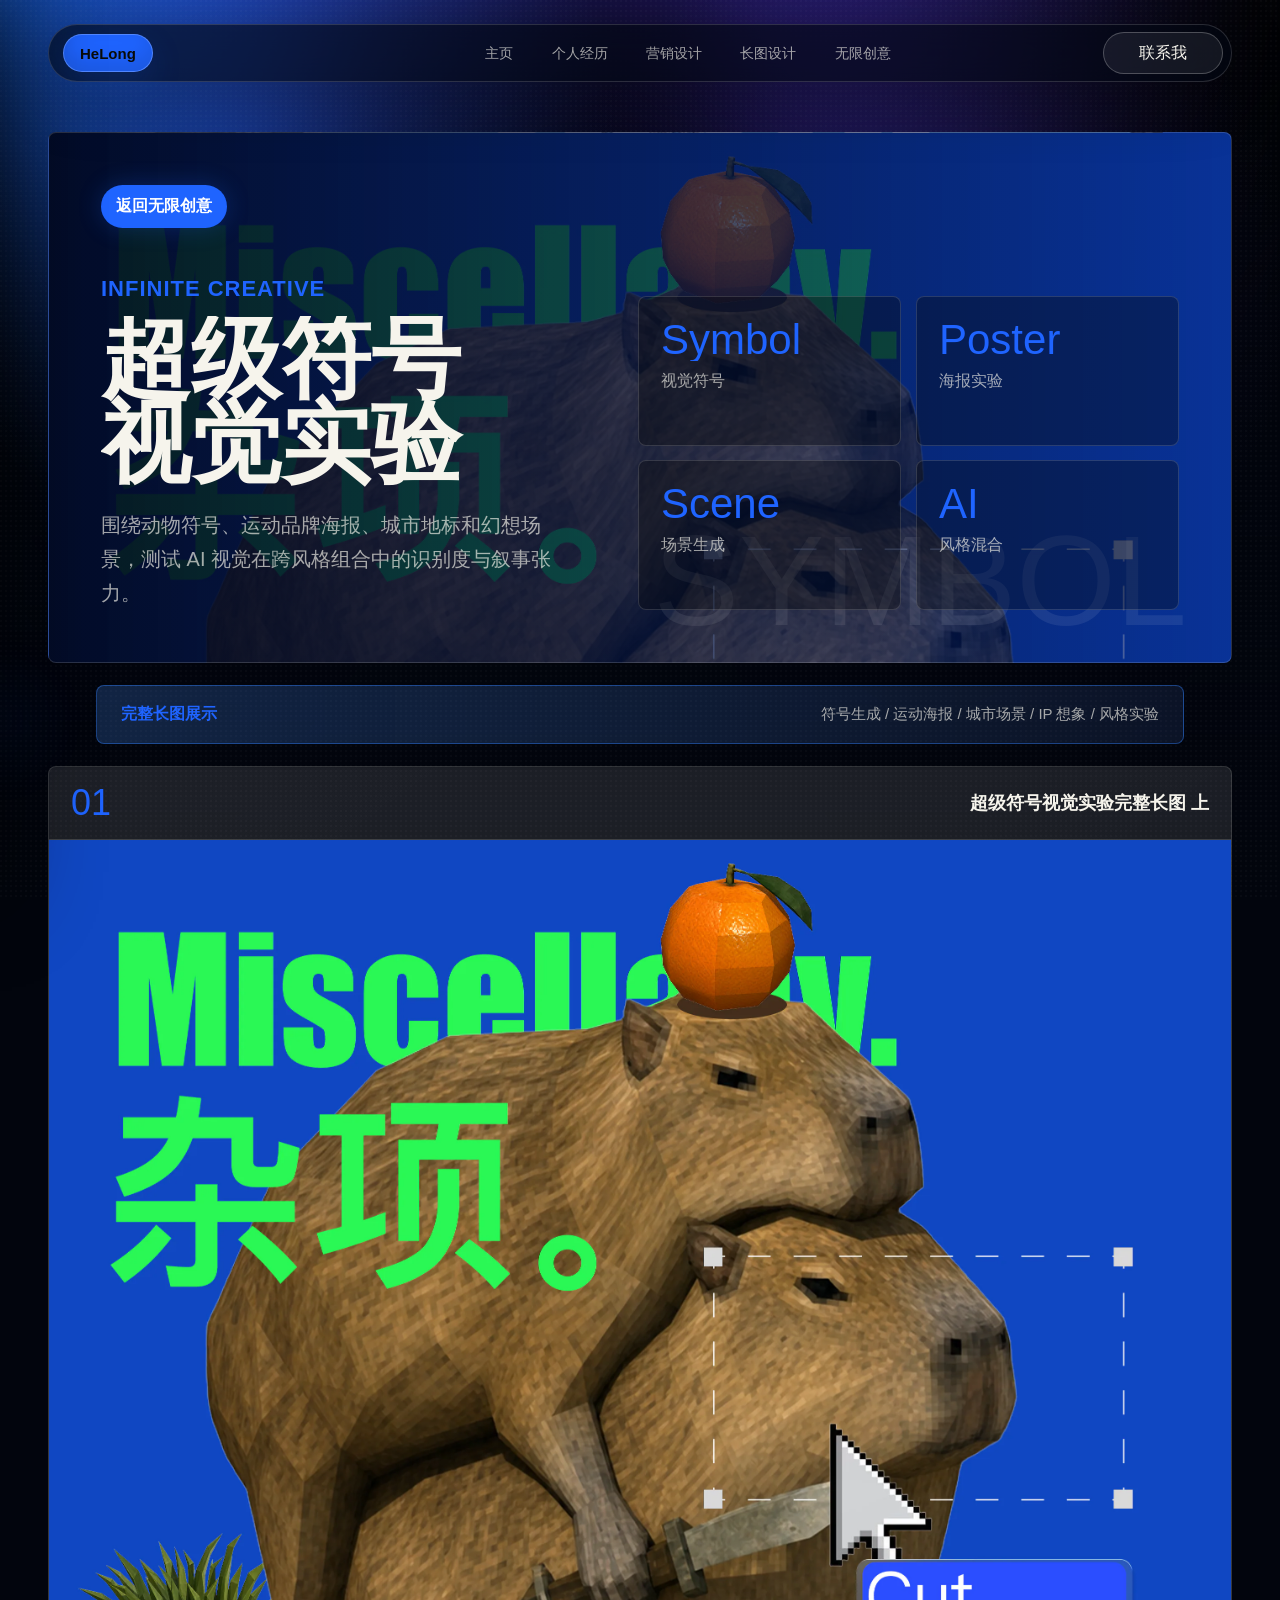
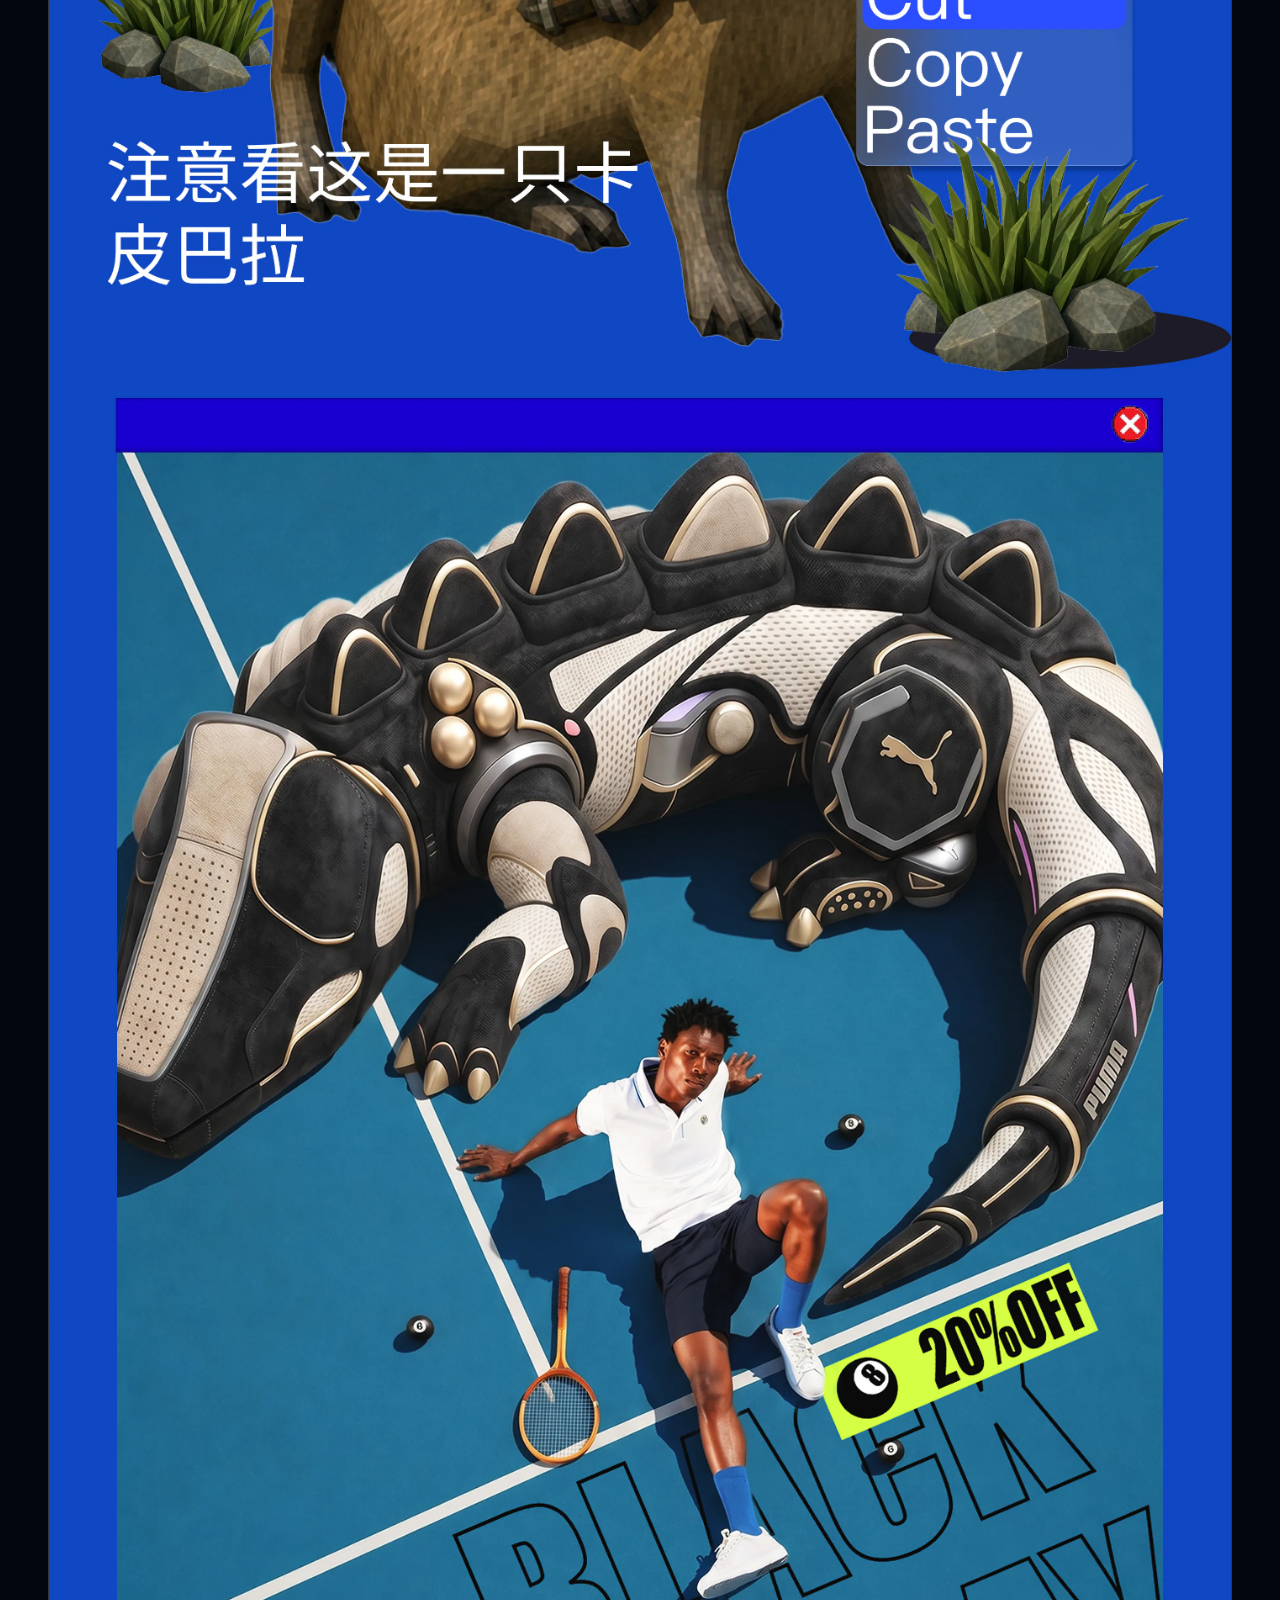
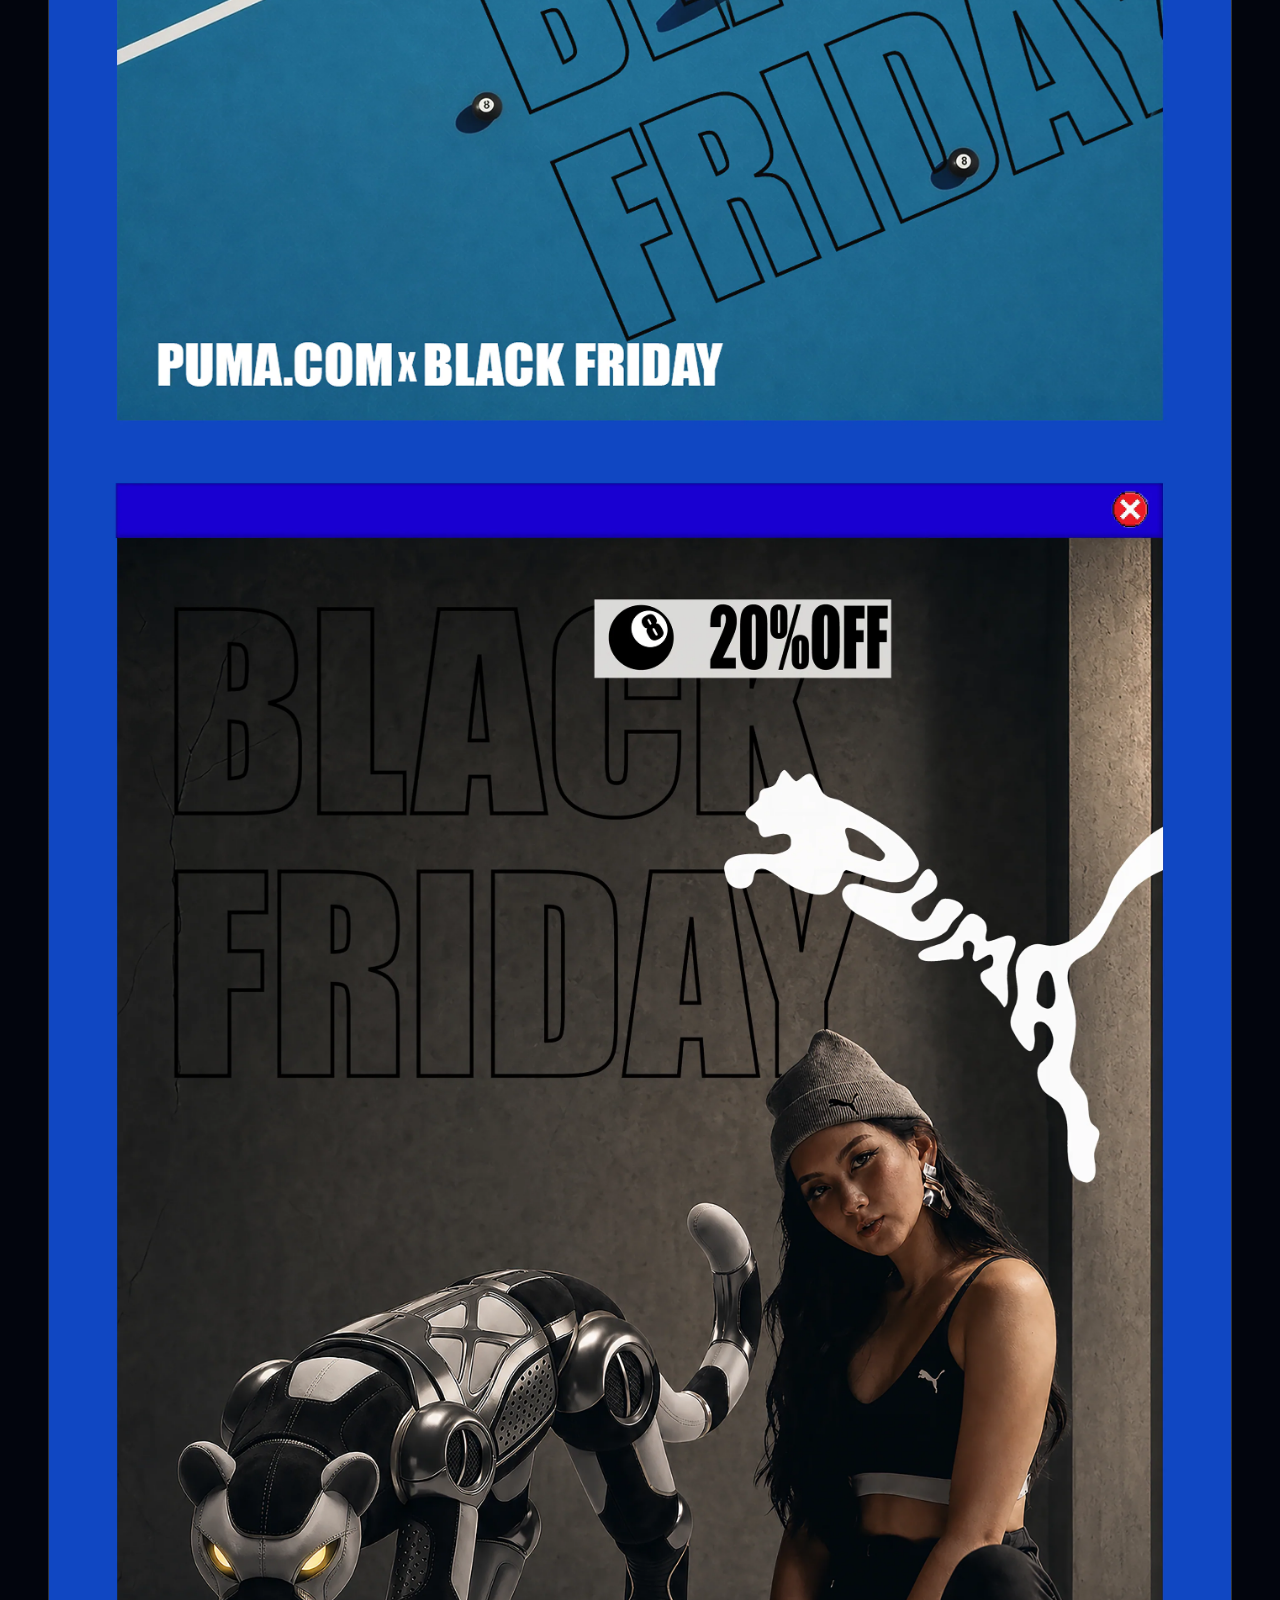
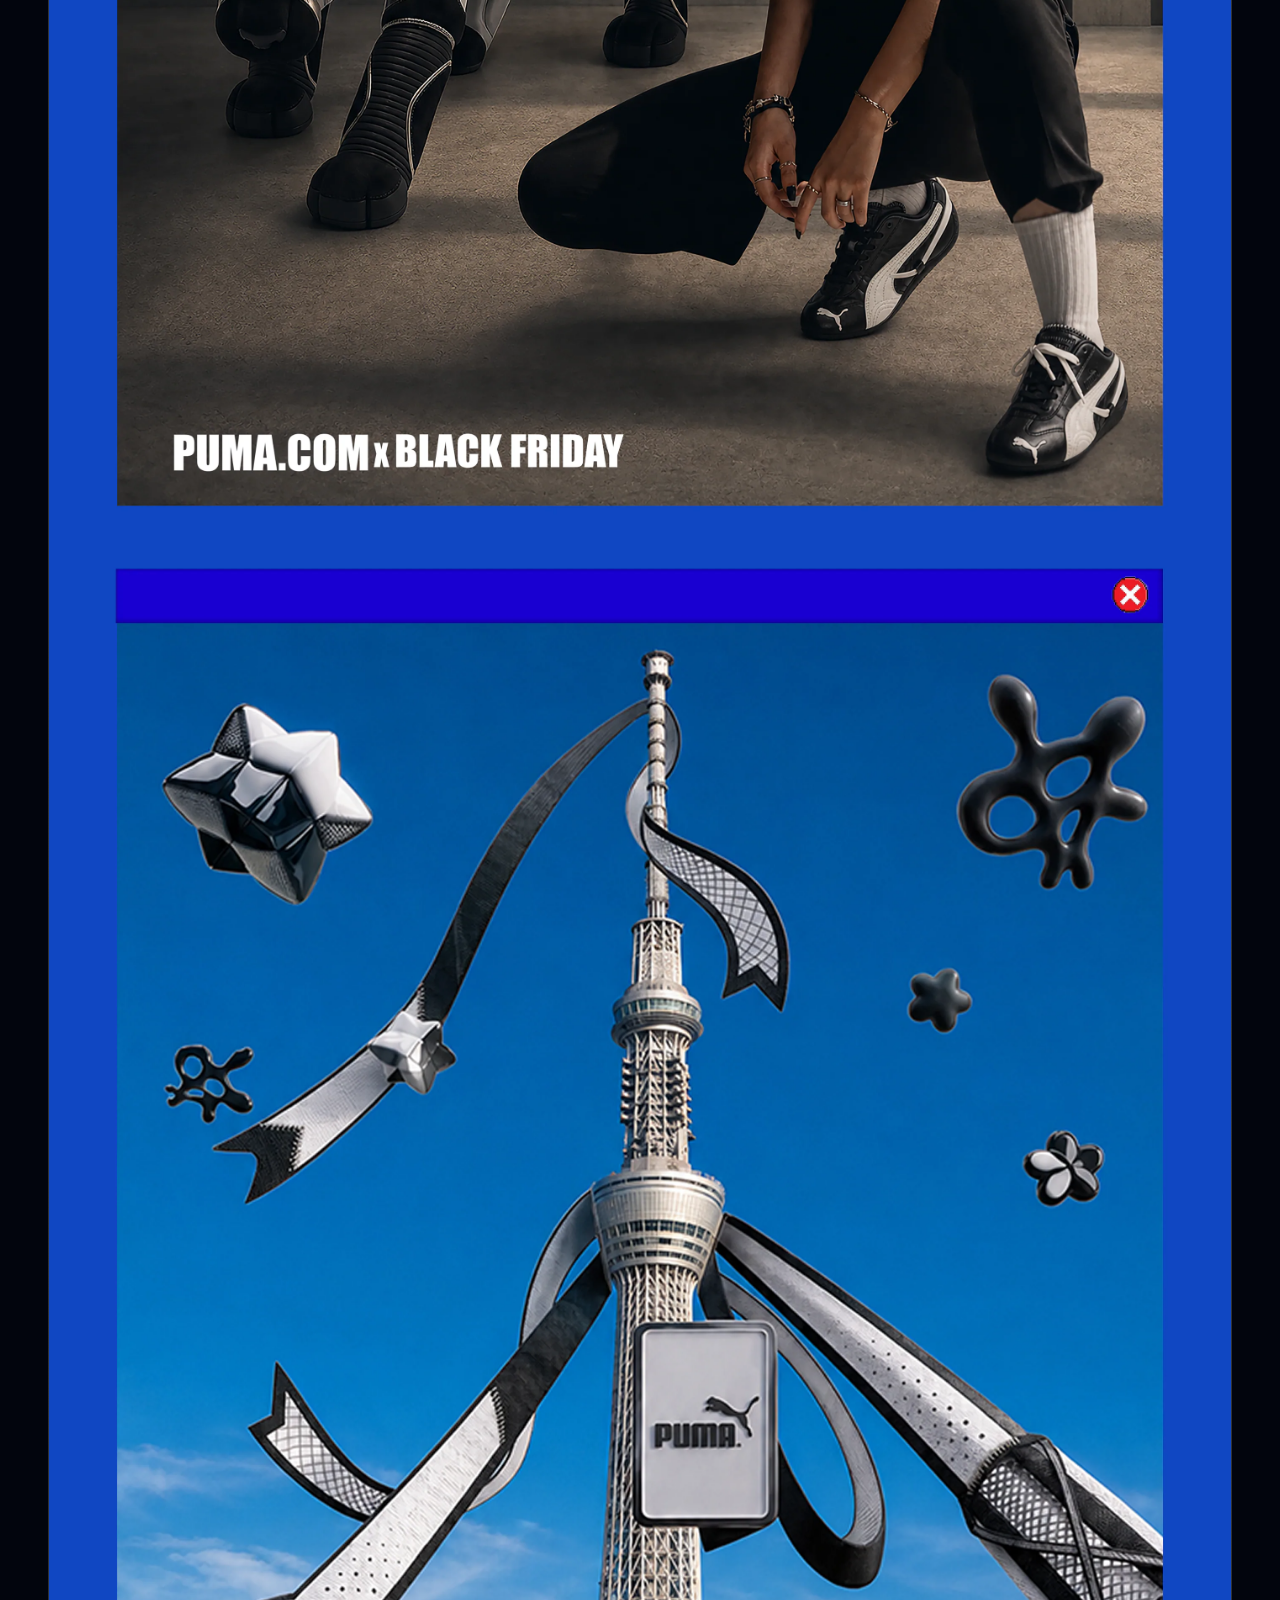
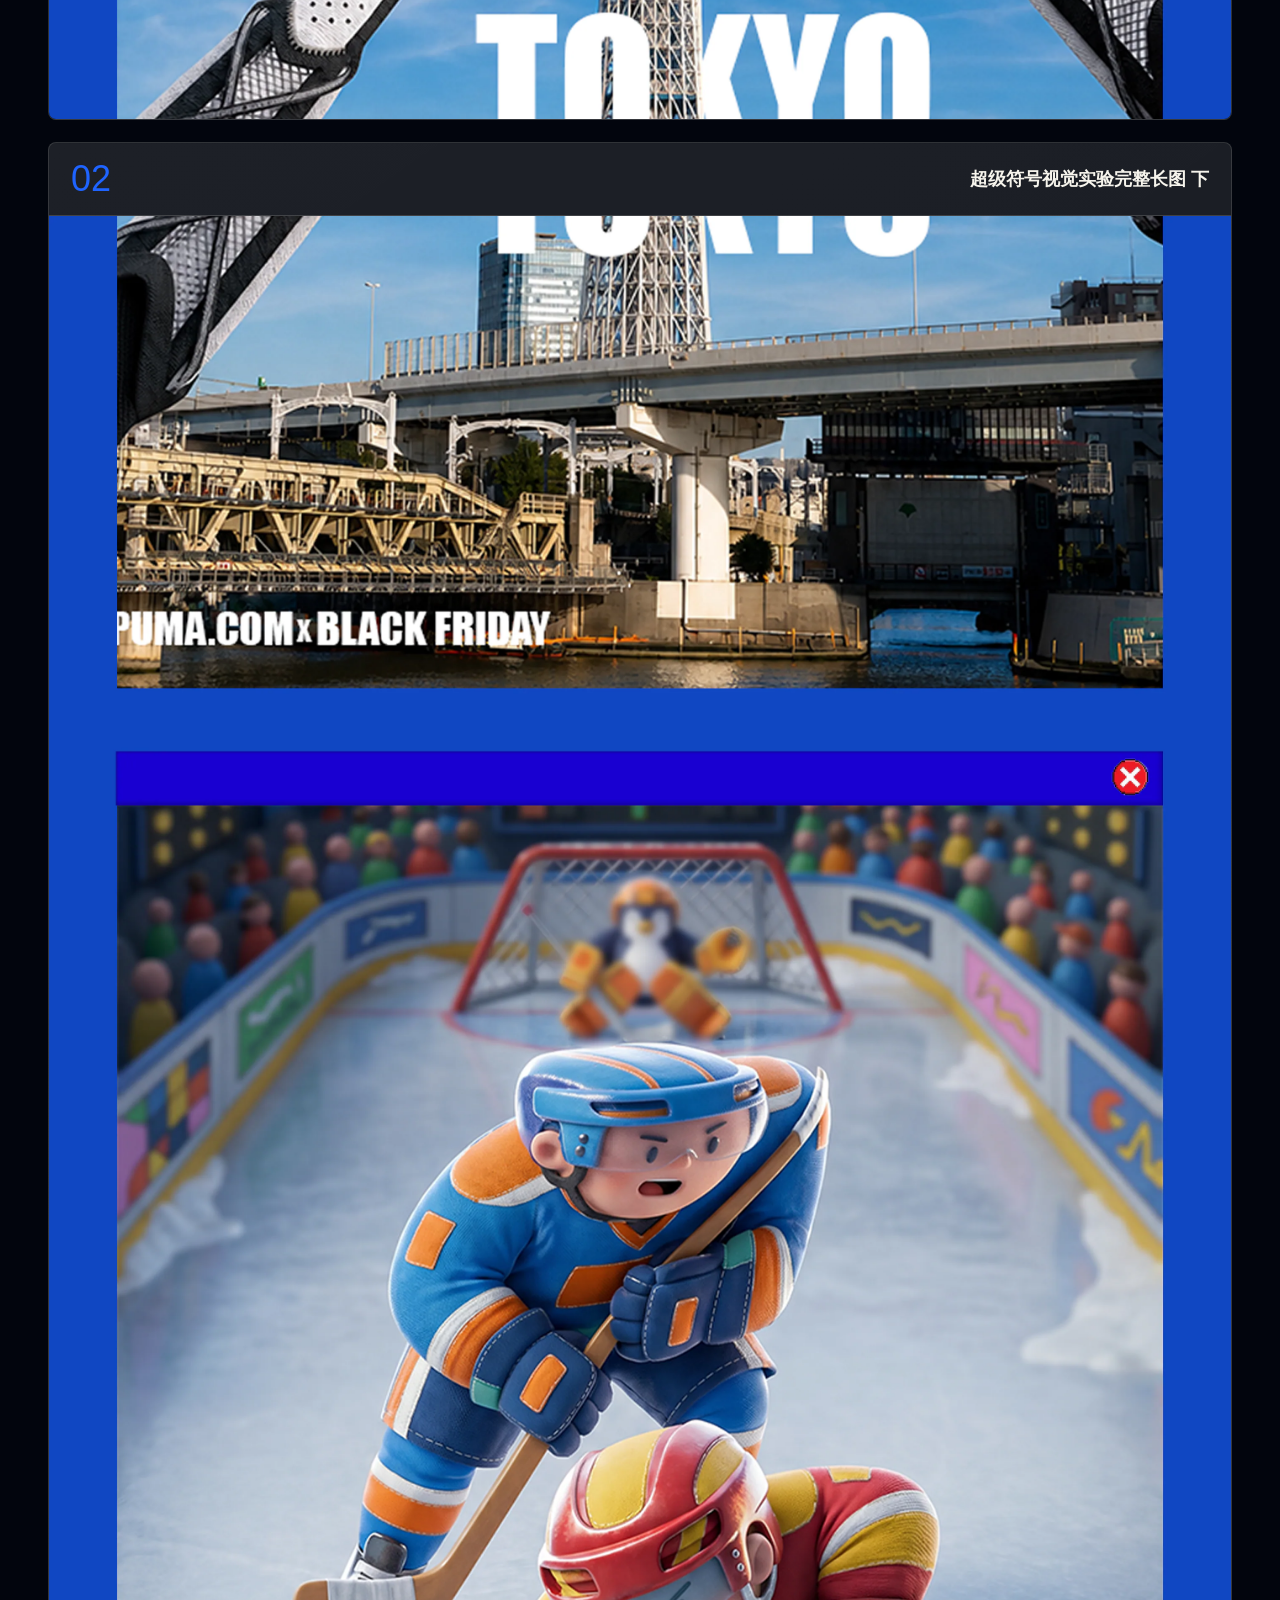
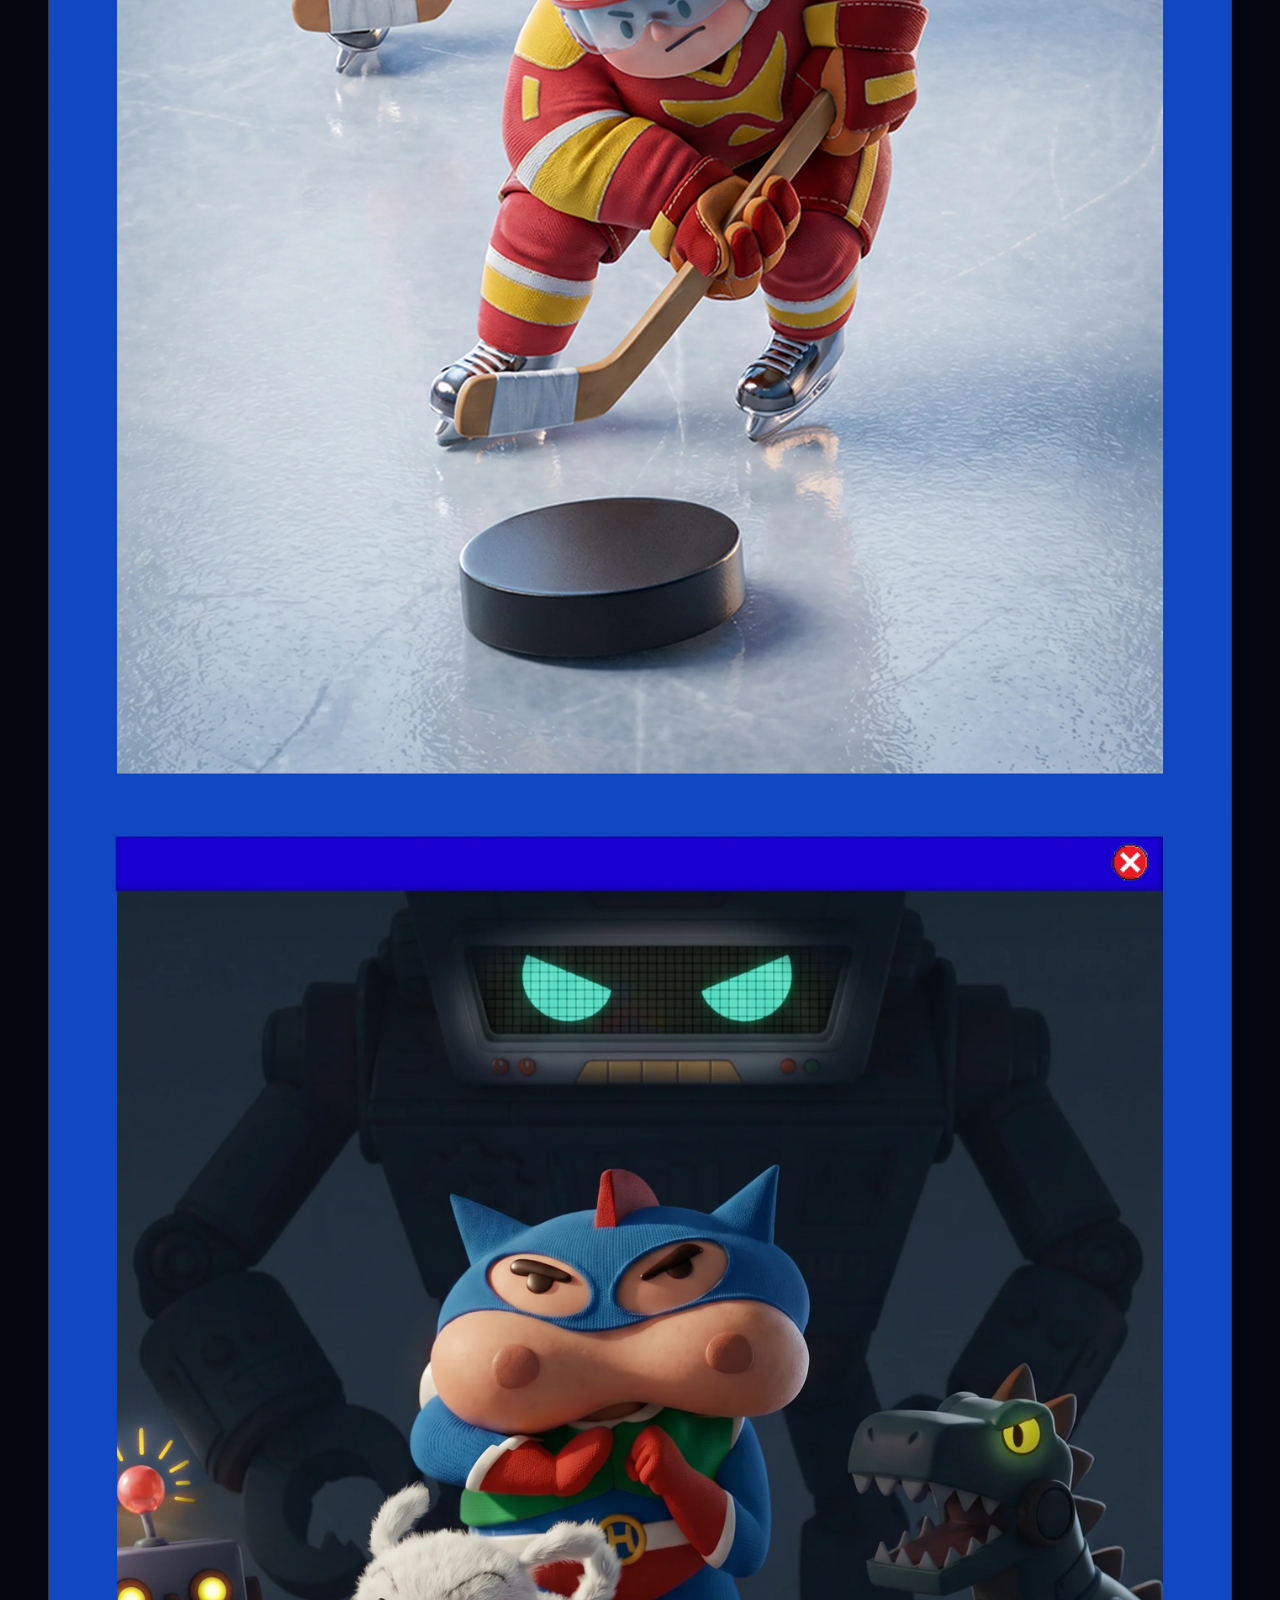
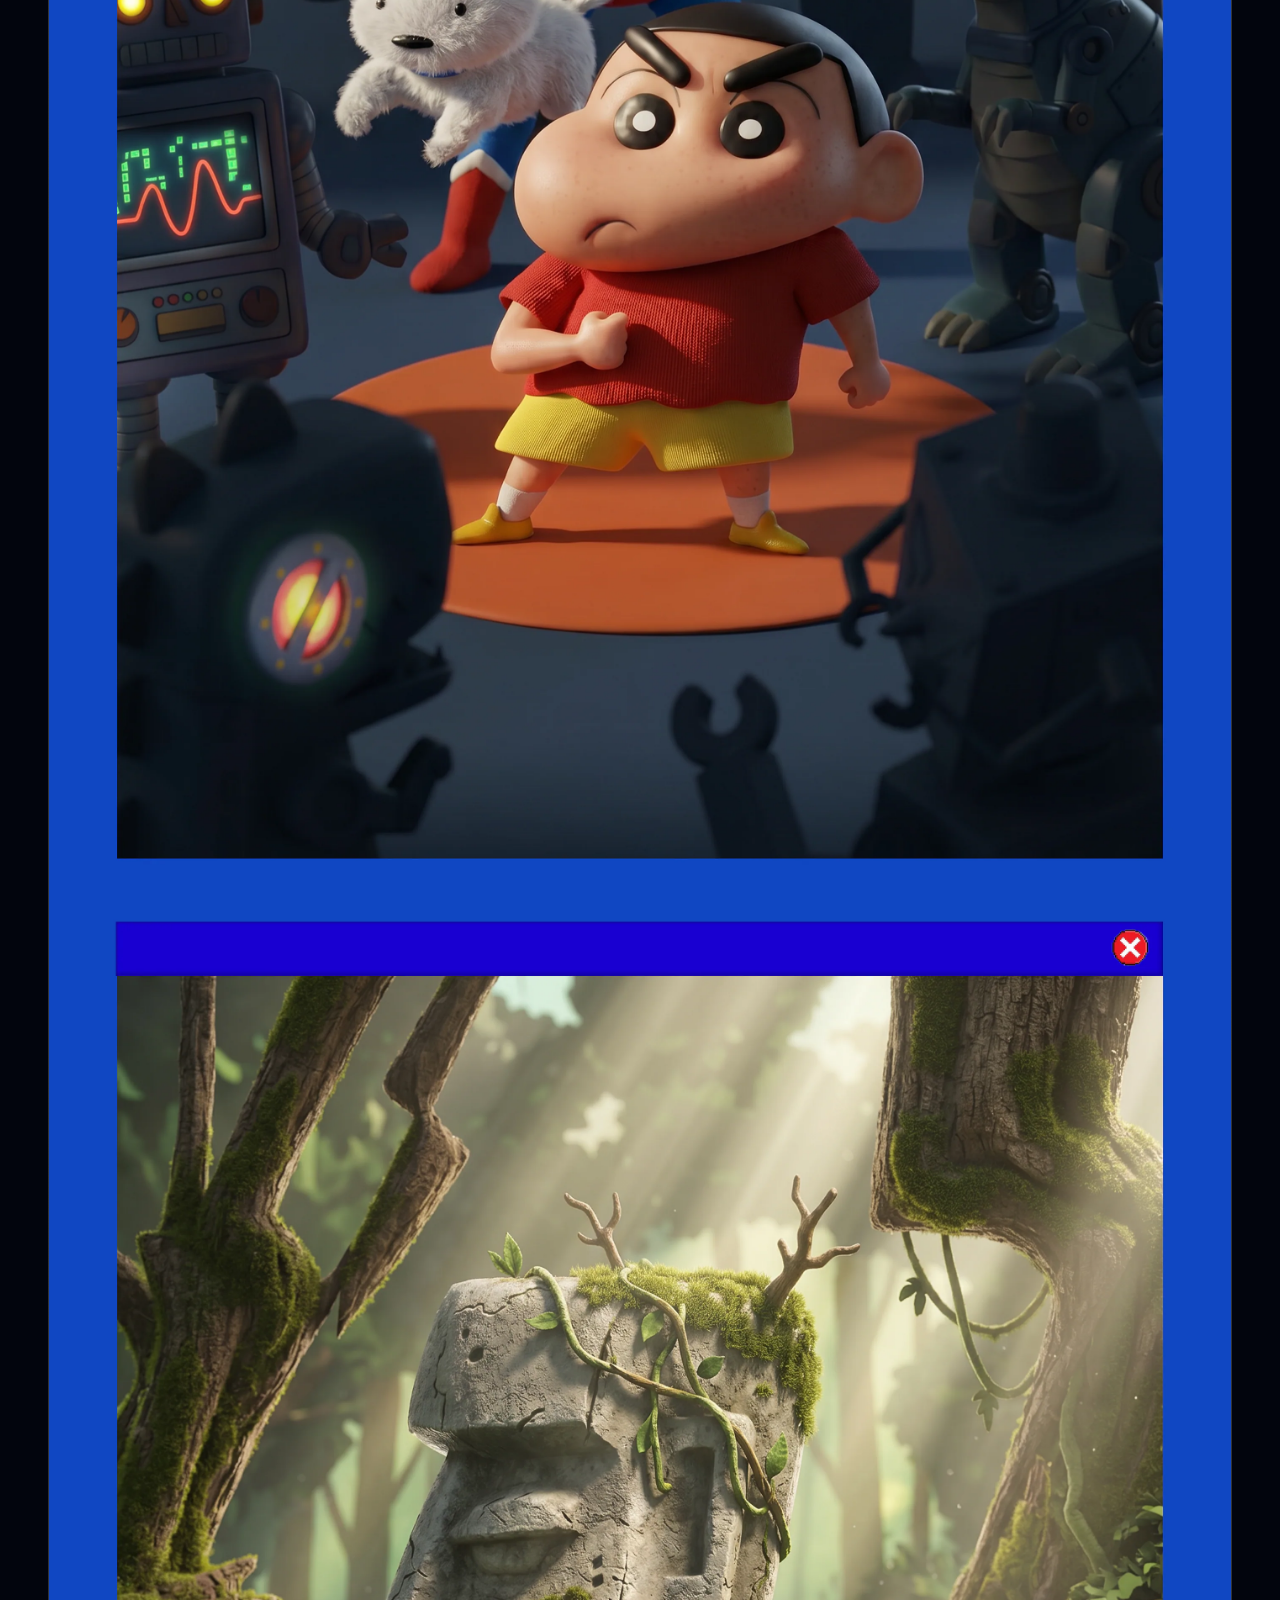
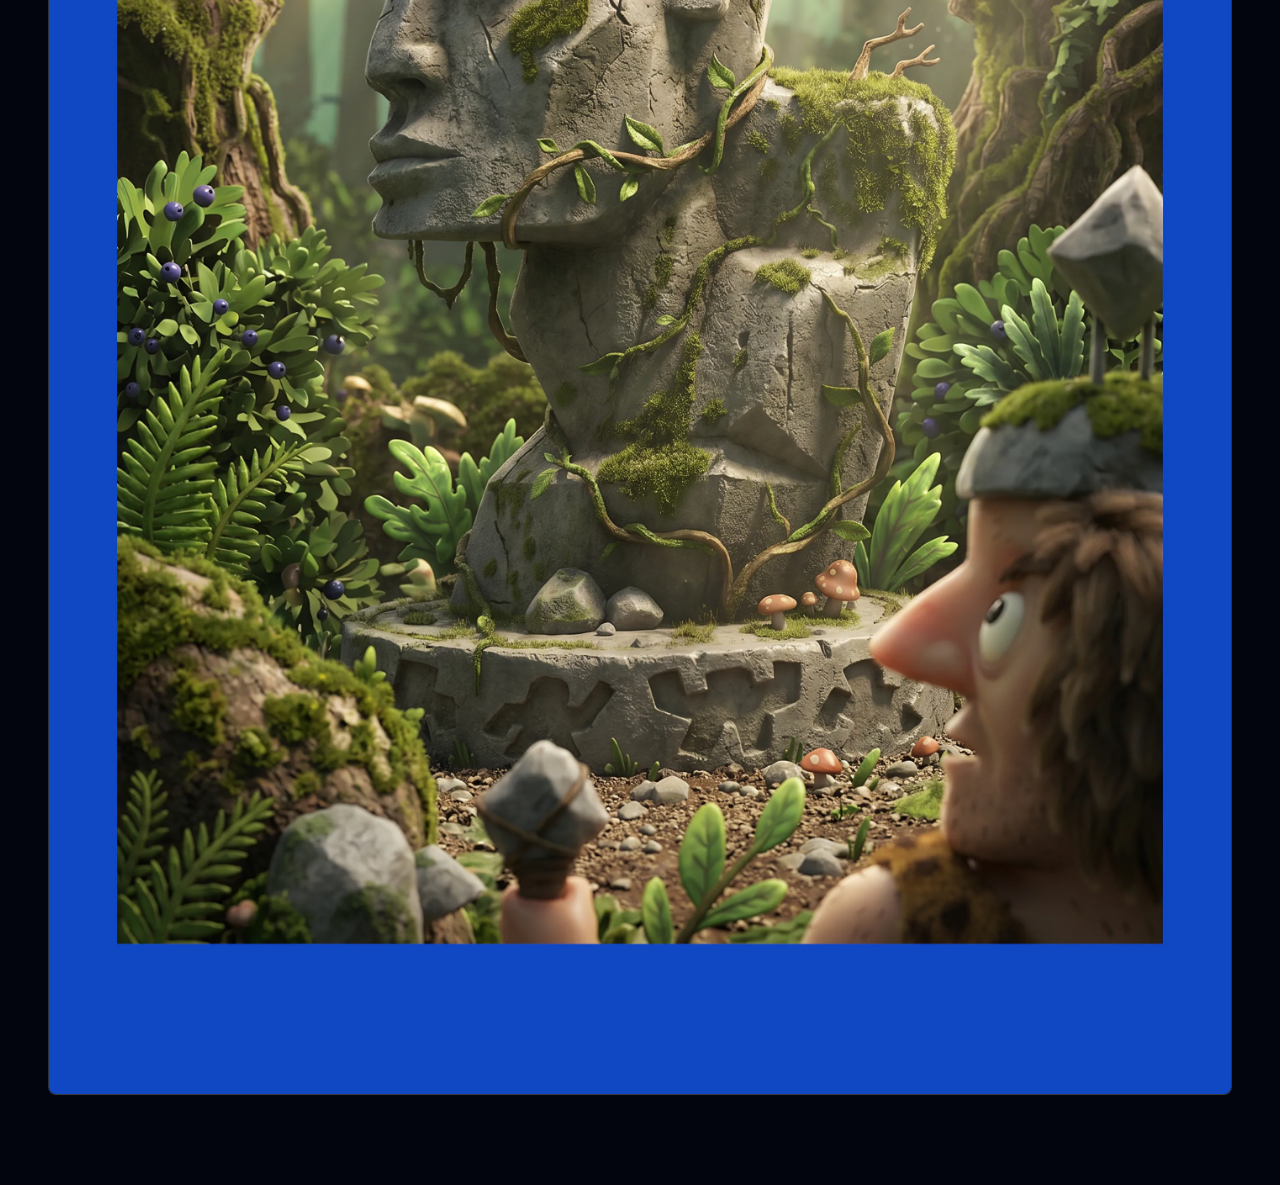
<file: super-symbol.html>
<!doctype html>
<html lang="zh-CN">
  <head>
    <meta charset="UTF-8" />
    <meta name="viewport" content="width=device-width, initial-scale=1.0" />
    <title>超级符号视觉实验｜Lin Helong Portfolio</title>
    <link rel="stylesheet" href="styles.css?v=20260617-aurora-1" />
  </head>
  <body class="detail-page super-symbol-case-page">
    <div class="cursor-glow" aria-hidden="true"></div>

    <header class="site-nav" aria-label="主导航">
      <a class="brand" href="index.html#home" aria-label="回到首页">
        <span class="brand-pill">
          <span class="brand-mark" aria-hidden="true">
            <svg viewBox="0 0 64 64" fill="none">
              <path class="dragon-shield" d="M10 16 22 8h28l6 12-7 23-17 13-17-13-5-27Z" />
              <path class="dragon-head" d="M20 36 34 15l17 7-11 3 9 7-15-2 3 12-10-9-7 3Z" />
              <path class="dragon-eye" d="M39 24h8l3 4-10-1-1-3Z" />
              <path class="dragon-flame" d="M13 22 8 33l5 12 4-12-4-11Z" />
            </svg>
          </span>
          <span class="brand-word">HeLong</span>
        </span>
      </a>
      <nav class="nav-links">
        <a class="roll-link" href="index.html#home"><span data-text="主页">主页</span></a>
        <a class="roll-link" href="index.html#experience"><span data-text="个人经历">个人经历</span></a>
        <a class="roll-link" href="index.html#marketing"><span data-text="营销设计">营销设计</span></a>
        <a class="roll-link" href="index.html#longform"><span data-text="长图设计">长图设计</span></a>
        <a class="roll-link" href="index.html#creative"><span data-text="无限创意">无限创意</span></a>
      </nav>
      <button class="contact-button" type="button" data-open-contact>联系我</button>
    </header>

    <main class="detail-main">
      <section class="detail-hero super-symbol-detail-hero">
        <a class="back-link" href="index.html#creative">返回无限创意</a>
        <p class="section-kicker">Infinite Creative</p>
        <h1>超级符号<br />视觉实验</h1>
        <p>围绕动物符号、运动品牌海报、城市地标和幻想场景，测试 AI 视觉在跨风格组合中的识别度与叙事张力。</p>
        <div class="detail-stat-row">
          <span><strong>Symbol</strong>视觉符号</span>
          <span><strong>Poster</strong>海报实验</span>
          <span><strong>Scene</strong>场景生成</span>
          <span><strong>AI</strong>风格混合</span>
        </div>
      </section>

      <section class="case-brief-strip super-symbol-brief-strip">
        <p>完整长图展示</p>
        <span>符号生成 / 运动海报 / 城市场景 / IP 想象 / 风格实验</span>
      </section>

      <section class="single-long-showcase super-symbol-showcase" aria-label="super symbol longform display">
        <article class="nike-page-card super-symbol-long-card">
          <div class="nike-page-label">
            <span>01</span>
            <strong>超级符号视觉实验完整长图 上</strong>
          </div>
          <img src="assets/super-symbol/super-symbol-frame22-part1.webp" alt="super symbol longform part 1" loading="lazy" />
        </article>
        <article class="nike-page-card super-symbol-long-card">
          <div class="nike-page-label">
            <span>02</span>
            <strong>超级符号视觉实验完整长图 下</strong>
          </div>
          <img src="assets/super-symbol/super-symbol-frame22-part2.webp" alt="super symbol longform part 2" loading="lazy" />
        </article>
      </section>
    </main>

    <dialog class="contact-dialog" aria-labelledby="contact-title">
      <button class="close-dialog" type="button" data-close-dialog aria-label="关闭">×</button>
      <p class="section-kicker">Contact</p>
      <h2 id="contact-title">联系合作</h2>
      <p>如果需要品牌视觉、AI 创意、营销设计或长图设计，可以通过下面方式联系我。</p>
      <div class="contact-layout">
        <div class="contact-list">
          <a class="contact-card" href="tel:18878556316" aria-label="拨打电话 18878556316">
            <span class="contact-card-icon" aria-hidden="true">
              <svg viewBox="0 0 24 24" fill="none"><path d="M6.6 3.8 9.4 3l2.1 5-1.6 1.1c.9 1.9 2.3 3.3 4.2 4.2l1.1-1.6 5 2.1-.8 2.8c-.4 1.3-1.7 2.1-3 1.8C10.8 17.3 6.7 13.2 5.6 7.6c-.3-1.3.5-2.6 1-3.8Z" stroke="currentColor" stroke-width="1.8" stroke-linecap="round" stroke-linejoin="round" /></svg>
            </span>
            <span><small>PHONE</small><strong>18878556316</strong></span>
          </a>
          <a class="contact-card" href="mailto:linhelong738@gmail.com" aria-label="发送邮件到 linhelong738@gmail.com">
            <span class="contact-card-icon" aria-hidden="true">
              <svg viewBox="0 0 24 24" fill="none"><path d="M4 6.5h16v11H4v-11Z" stroke="currentColor" stroke-width="1.8" stroke-linejoin="round" /><path d="m4.8 7.2 7.2 5.5 7.2-5.5" stroke="currentColor" stroke-width="1.8" stroke-linecap="round" stroke-linejoin="round" /></svg>
            </span>
            <span><small>EMAIL</small><strong>linhelong738@gmail.com</strong></span>
          </a>
        </div>
        <div class="wechat-card">
          <img src="assets/wechat-qr.jpg" alt="微信二维码" loading="lazy" />
          <span>微信扫码添加</span>
        </div>
      </div>
    </dialog>

    <script src="aurora-background.js?v=20260617-aurora-1"></script>
    <script src="script.js?v=20260617-aurora-1"></script>
  </body>
</html>
</file>
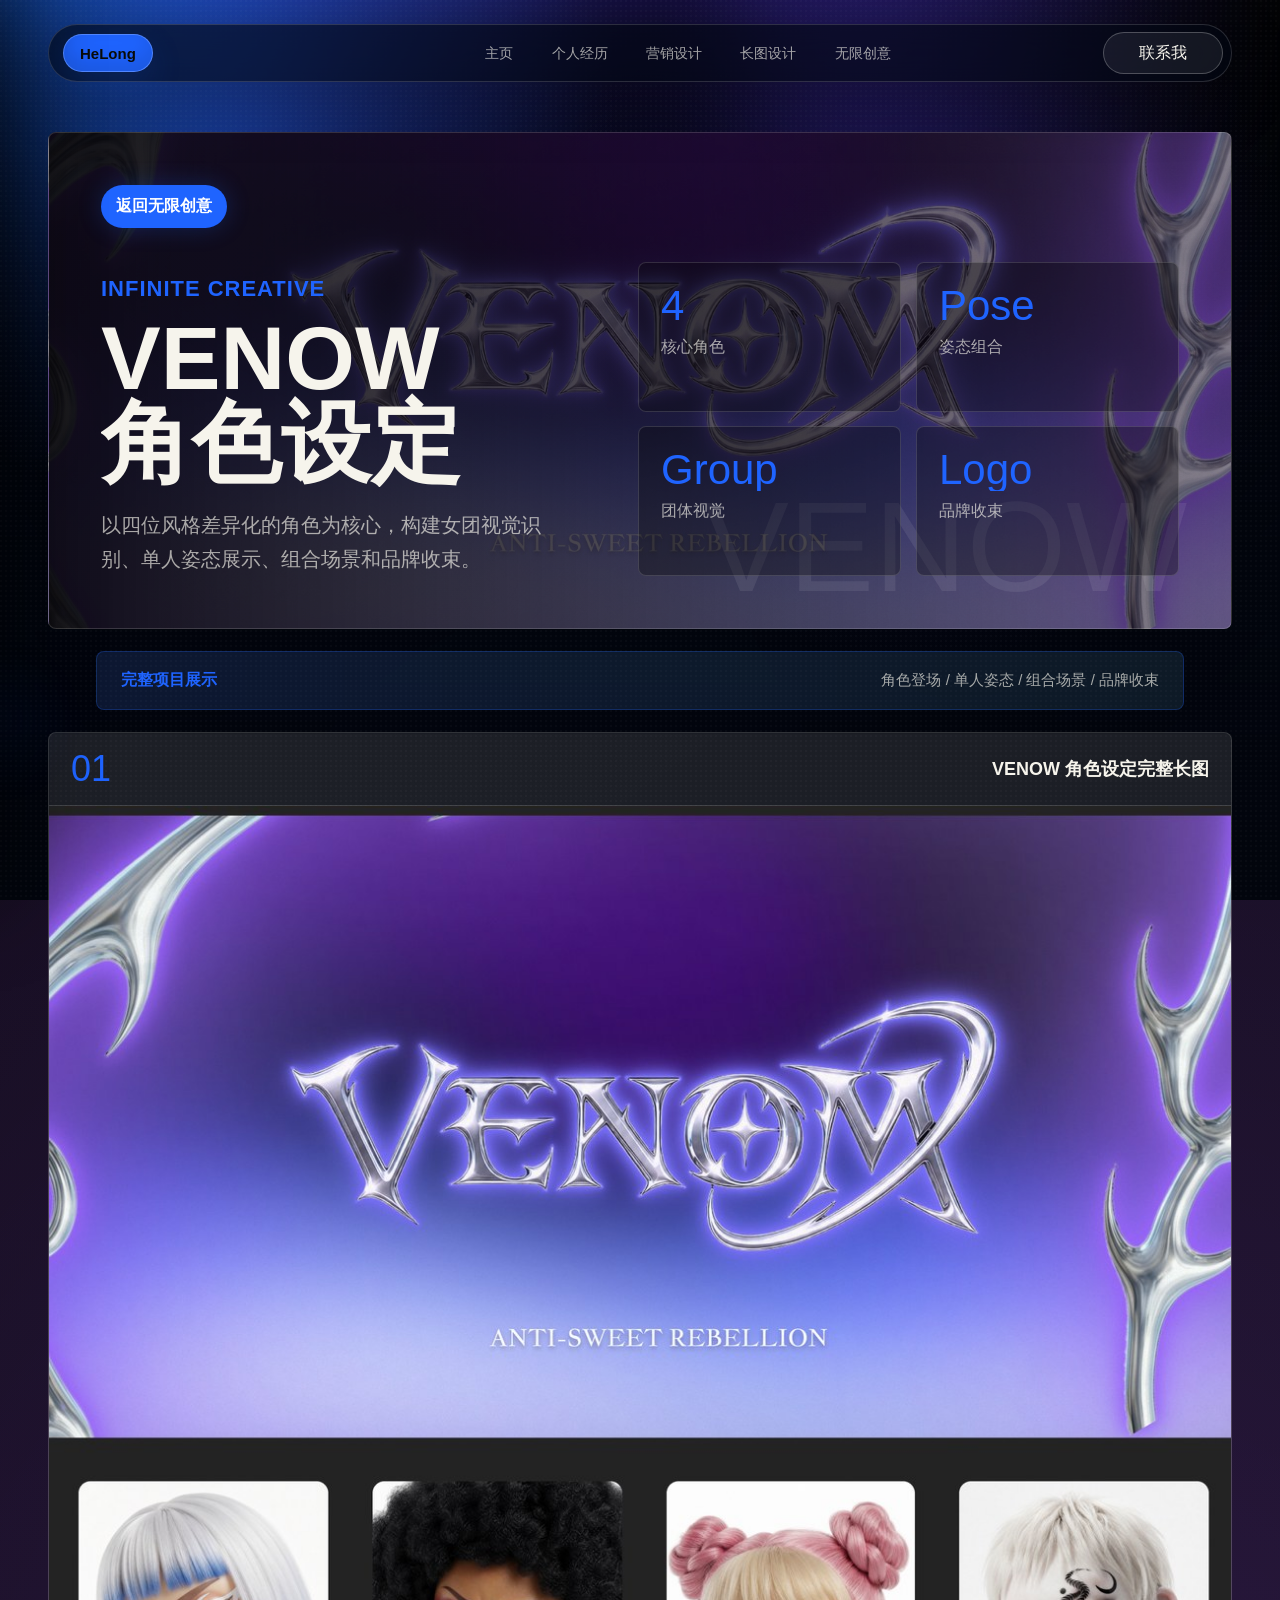
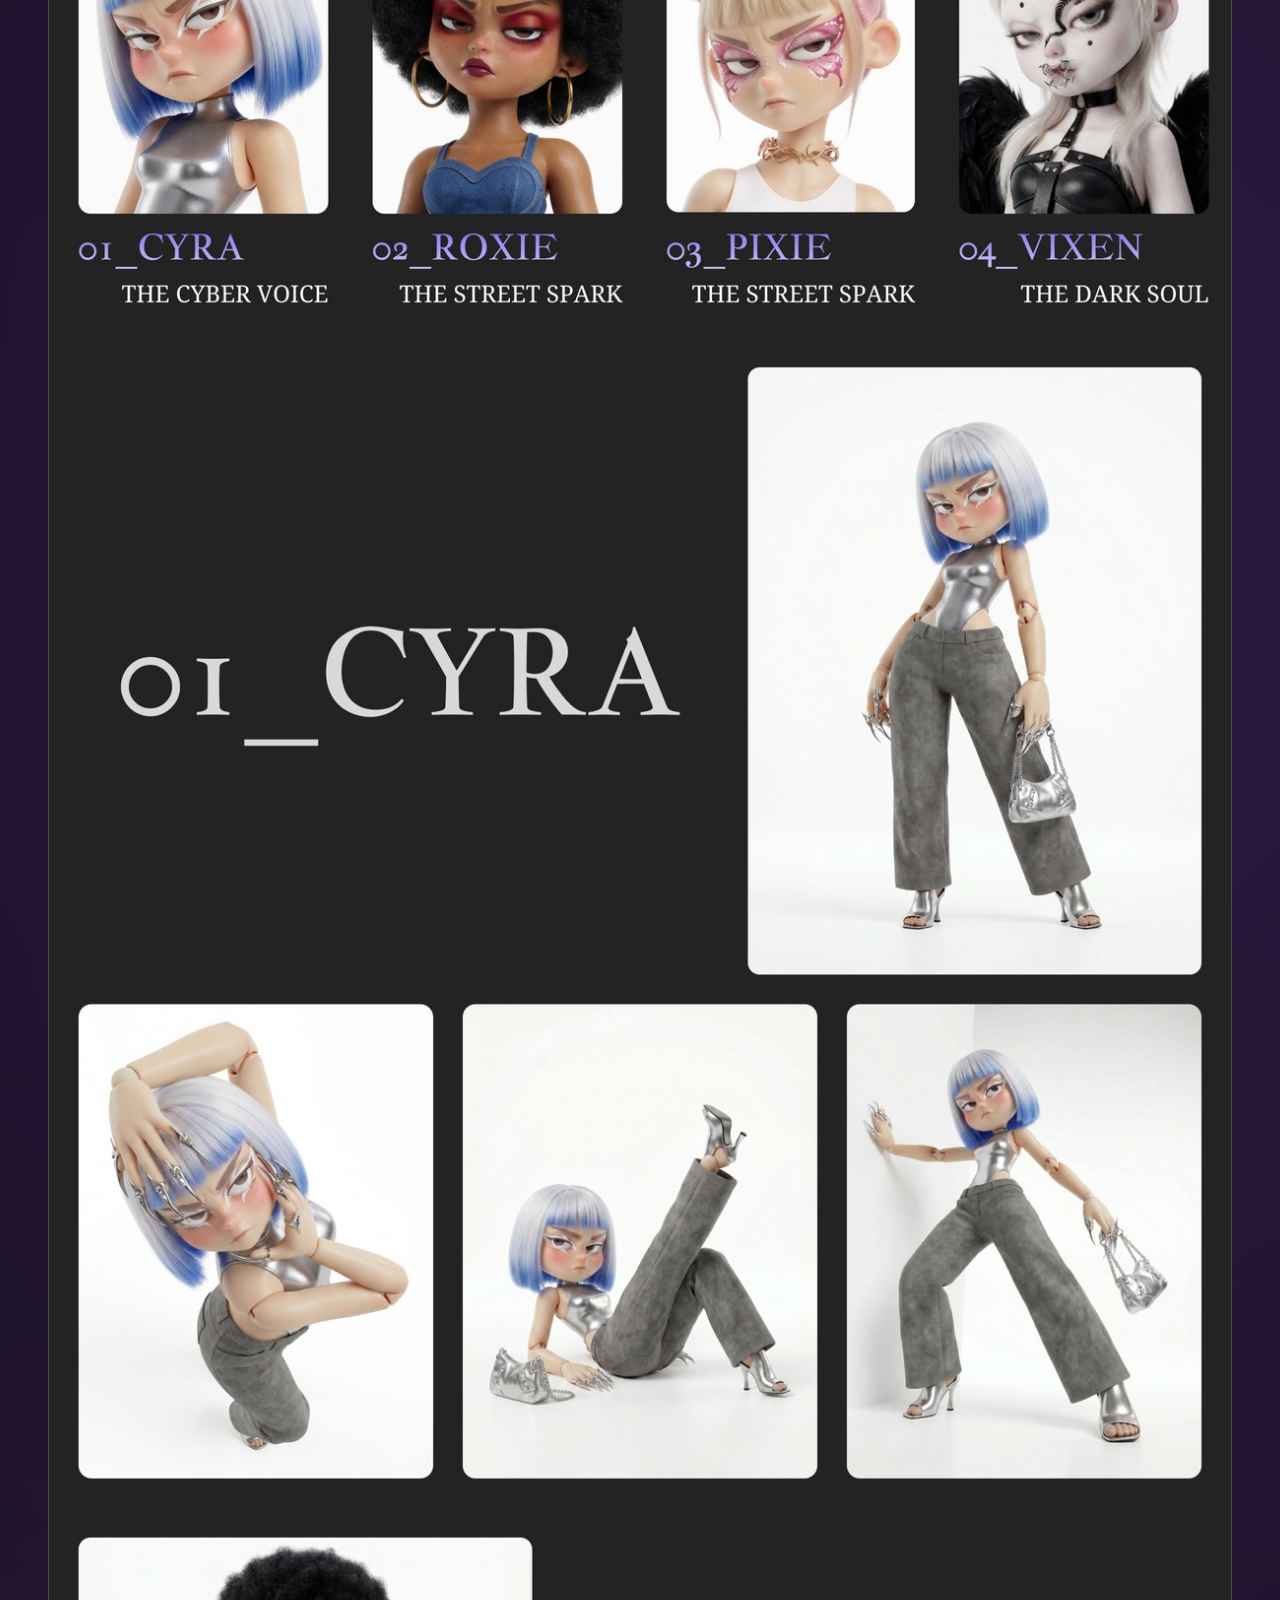
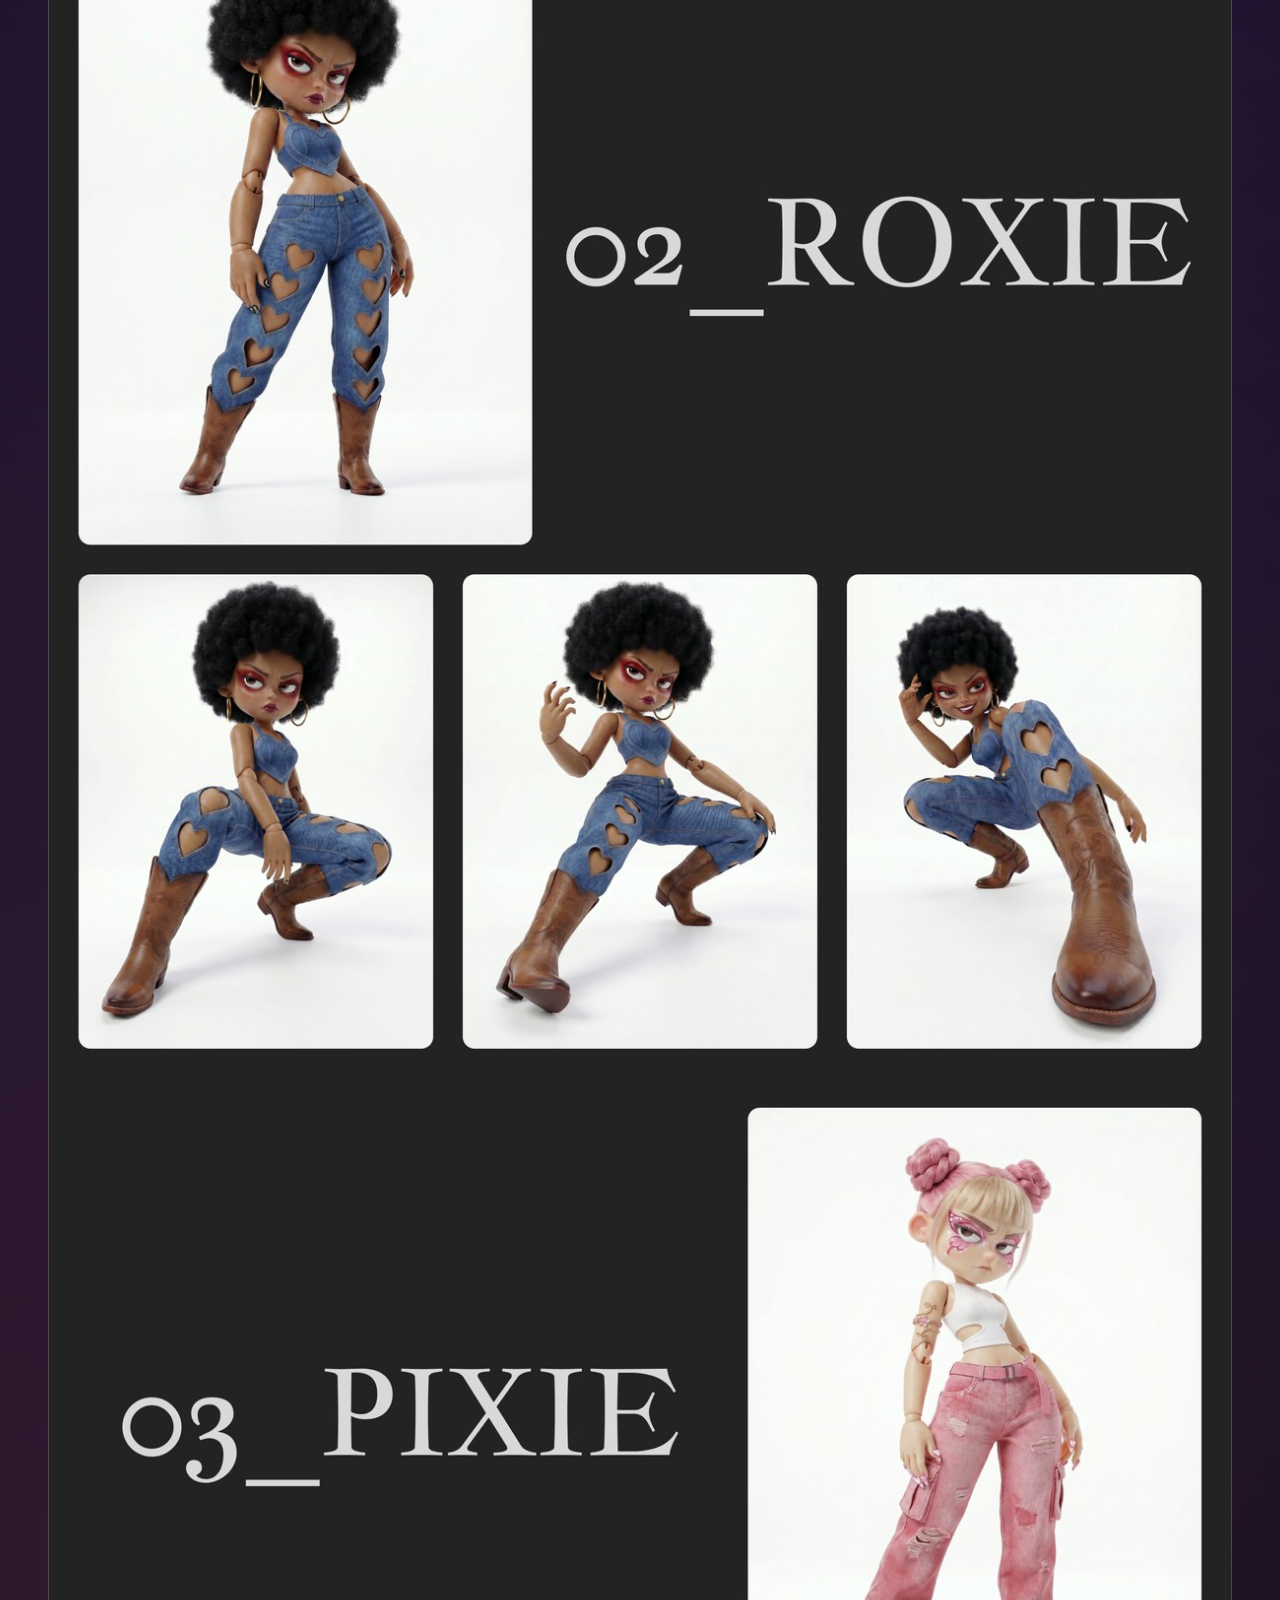
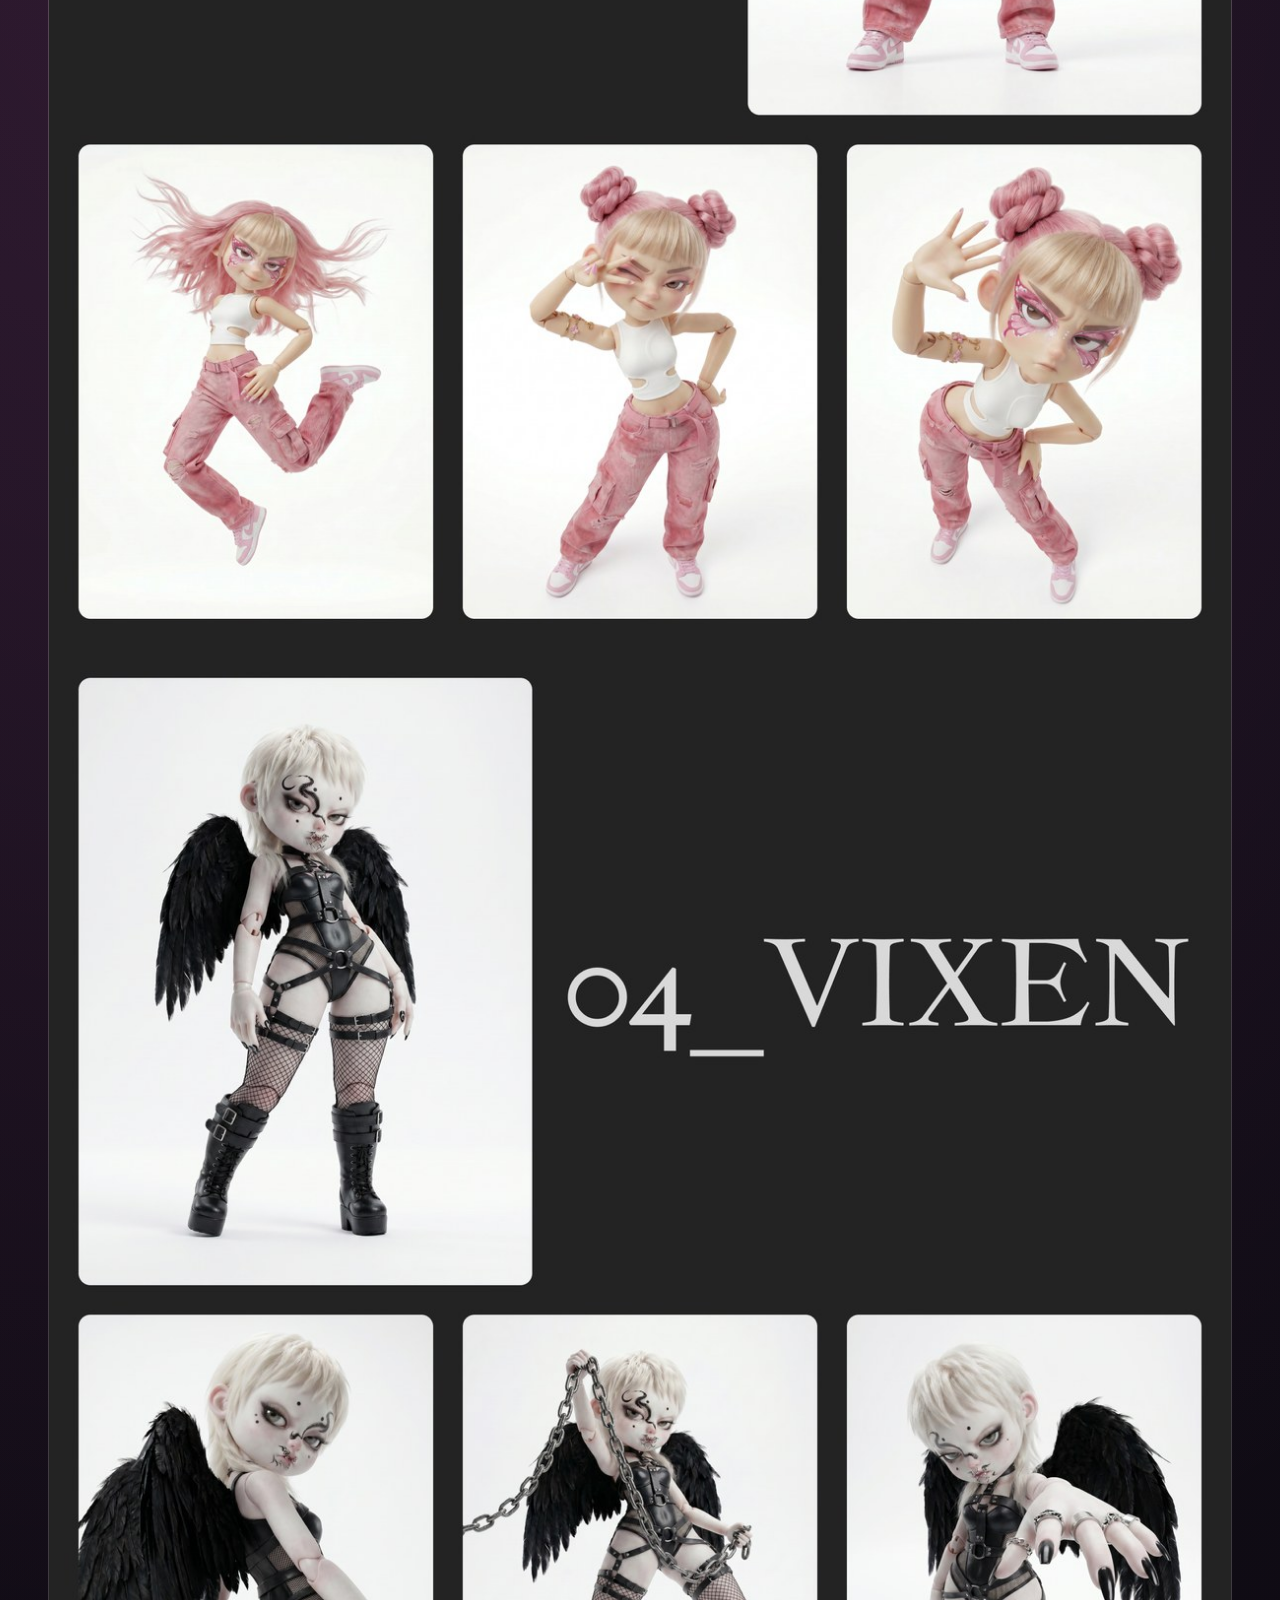
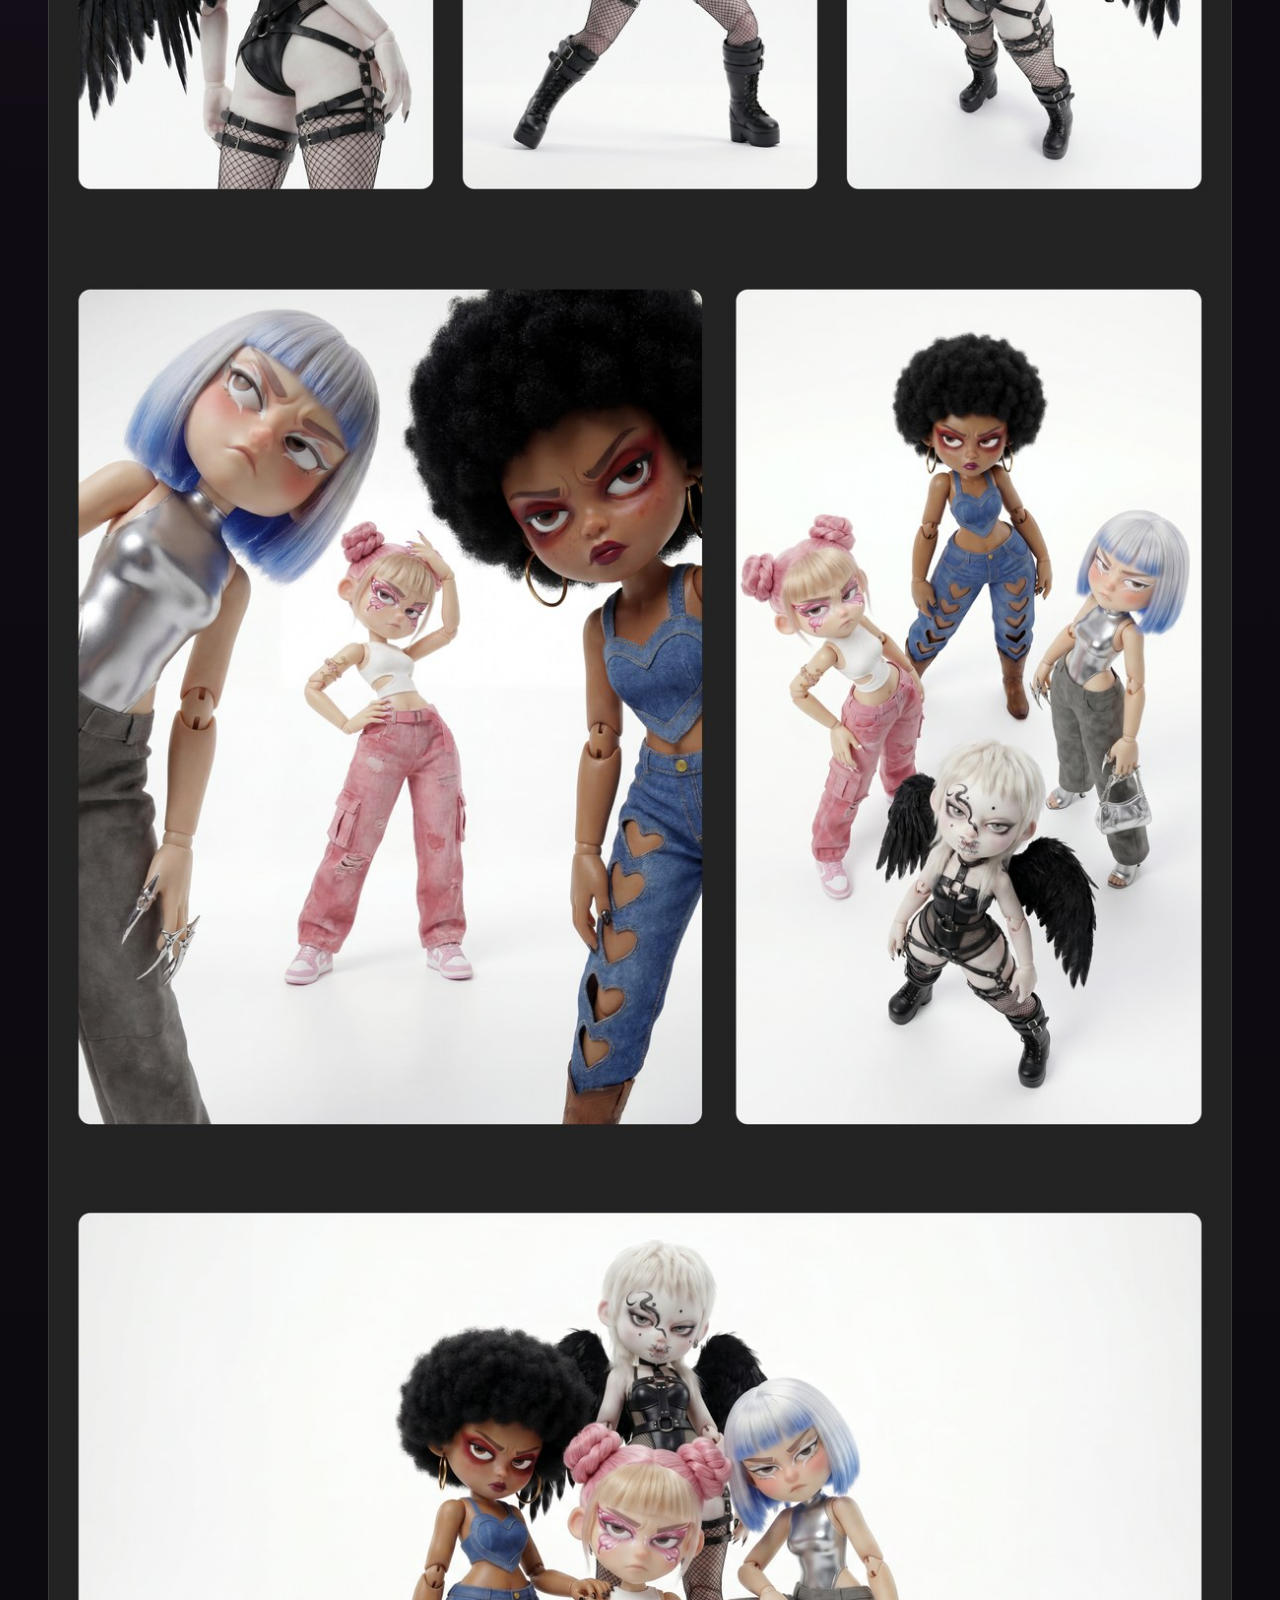
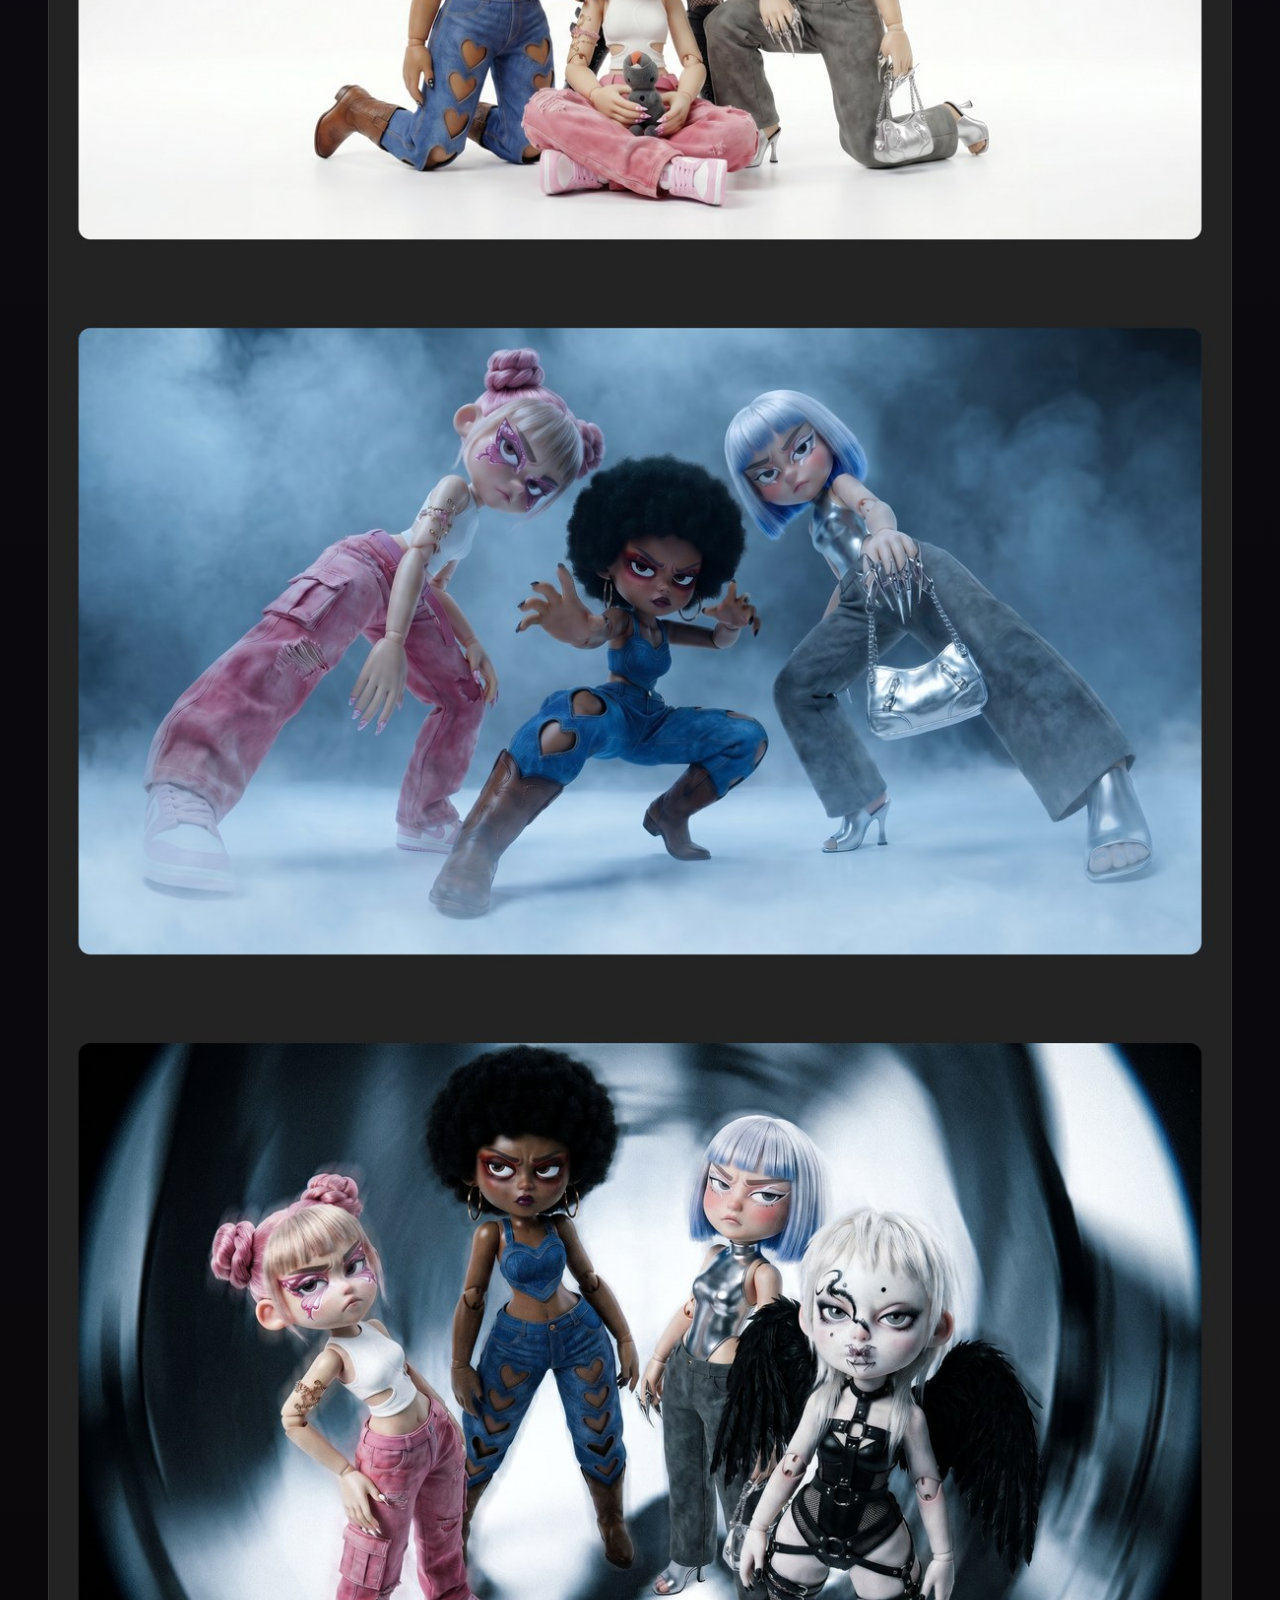
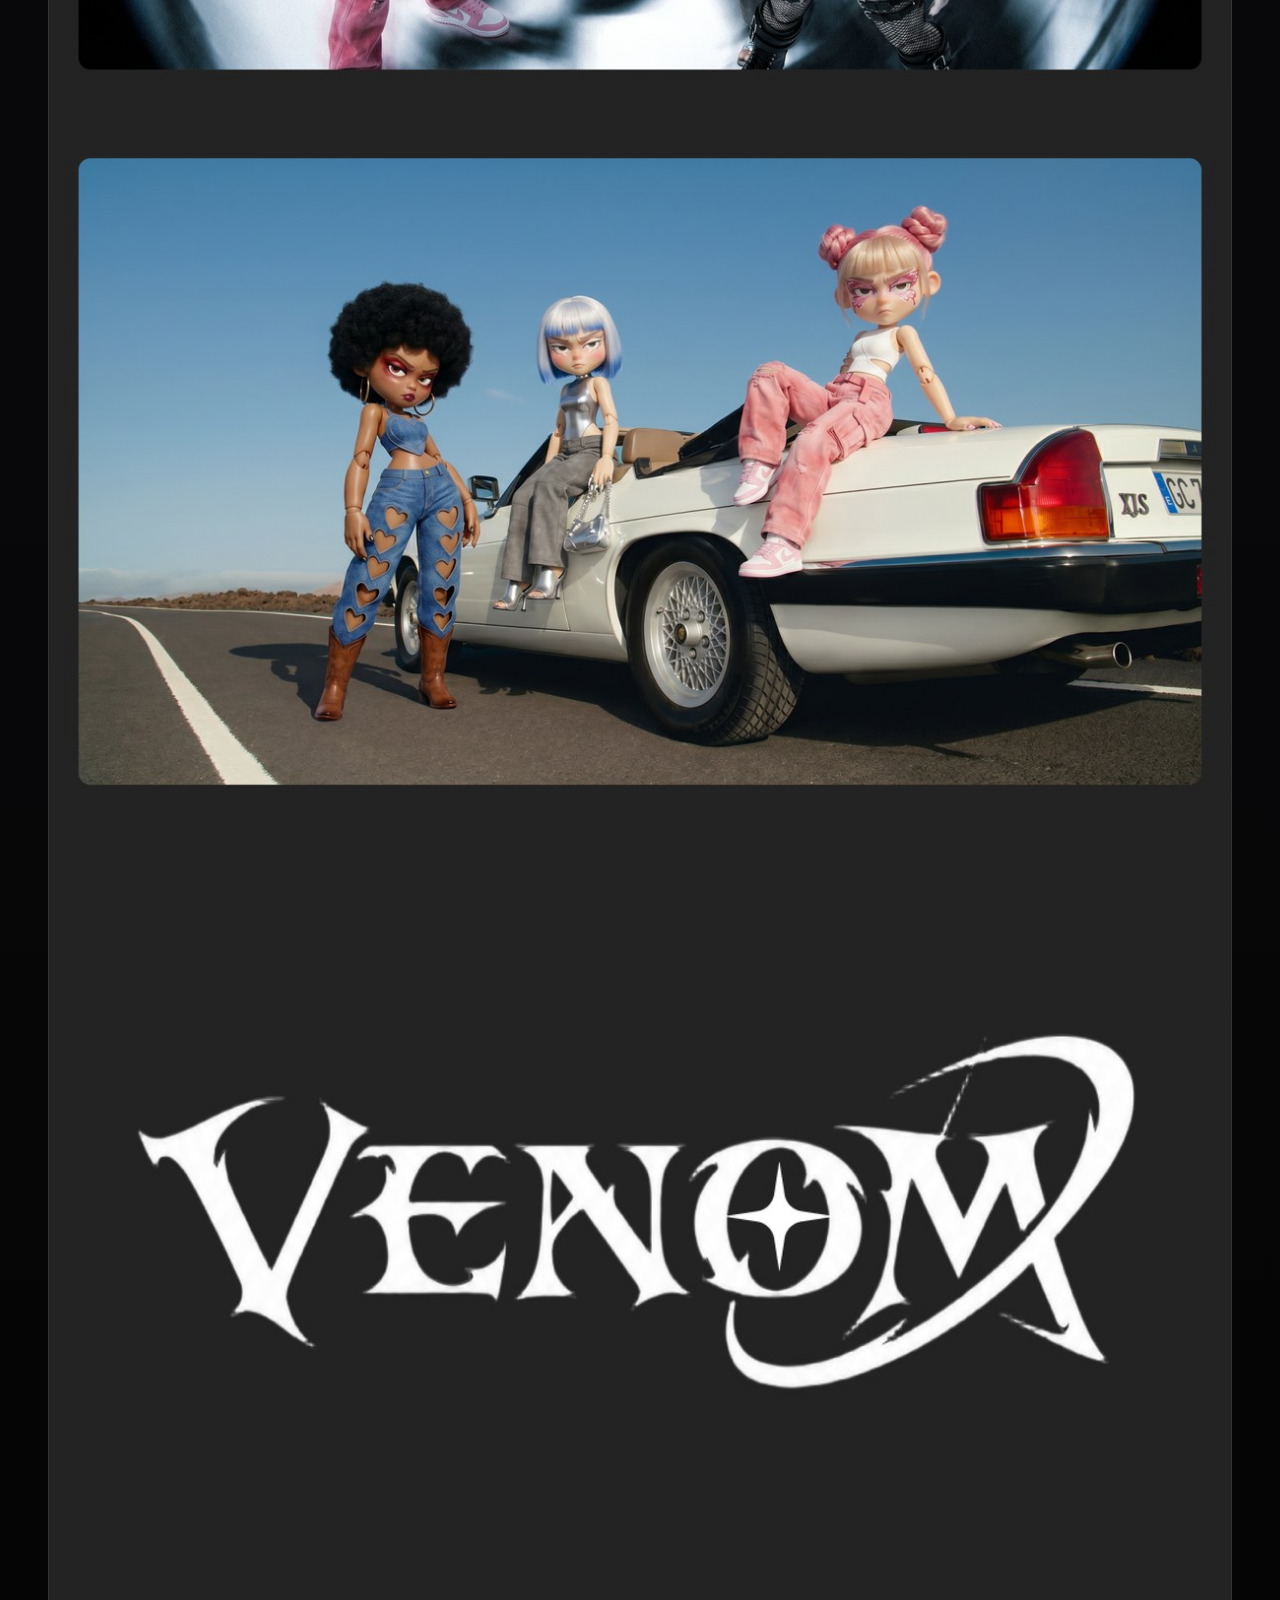
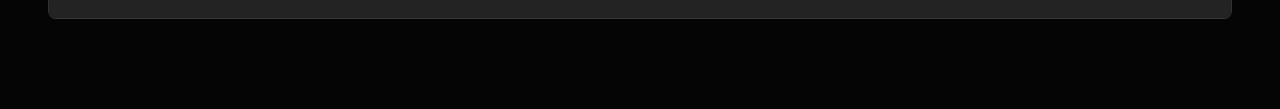
<file: venow-girl-group.html>
<!doctype html>
<html lang="zh-CN">
  <head>
    <meta charset="UTF-8" />
    <meta name="viewport" content="width=device-width, initial-scale=1.0" />
    <title>VENOW 女团角色设定｜Lin Helong Portfolio</title>
    <link rel="stylesheet" href="styles.css?v=20260617-aurora-1" />
  </head>
  <body class="detail-page venow-case-page">
    <div class="cursor-glow" aria-hidden="true"></div>

    <header class="site-nav" aria-label="主导航">
      <a class="brand" href="index.html#home" aria-label="回到首页">
        <span class="brand-pill">
          <span class="brand-mark" aria-hidden="true">
            <svg viewBox="0 0 64 64" fill="none">
              <path class="dragon-shield" d="M10 16 22 8h28l6 12-7 23-17 13-17-13-5-27Z" />
              <path class="dragon-head" d="M20 36 34 15l17 7-11 3 9 7-15-2 3 12-10-9-7 3Z" />
              <path class="dragon-eye" d="M39 24h8l3 4-10-1-1-3Z" />
              <path class="dragon-flame" d="M13 22 8 33l5 12 4-12-4-11Z" />
            </svg>
          </span>
          <span class="brand-word">HeLong</span>
        </span>
      </a>
      <nav class="nav-links">
        <a class="roll-link" href="index.html#home"><span data-text="主页">主页</span></a>
        <a class="roll-link" href="index.html#experience"><span data-text="个人经历">个人经历</span></a>
        <a class="roll-link" href="index.html#marketing"><span data-text="营销设计">营销设计</span></a>
        <a class="roll-link" href="index.html#longform"><span data-text="长图设计">长图设计</span></a>
        <a class="roll-link" href="index.html#creative"><span data-text="无限创意">无限创意</span></a>
      </nav>
      <button class="contact-button" type="button" data-open-contact>联系我</button>
    </header>

    <main class="detail-main">
      <section class="detail-hero venow-detail-hero">
        <a class="back-link" href="index.html#creative">返回无限创意</a>
        <p class="section-kicker">Infinite Creative</p>
        <h1>VENOW<br />角色设定</h1>
        <p>以四位风格差异化的角色为核心，构建女团视觉识别、单人姿态展示、组合场景和品牌收束。</p>
        <div class="detail-stat-row">
          <span><strong>4</strong>核心角色</span>
          <span><strong>Pose</strong>姿态组合</span>
          <span><strong>Group</strong>团体视觉</span>
          <span><strong>Logo</strong>品牌收束</span>
        </div>
      </section>
      <section class="case-brief-strip venow-brief-strip">
        <p>完整项目展示</p>
        <span>角色登场 / 单人姿态 / 组合场景 / 品牌收束</span>
      </section>

      <section class="single-long-showcase" aria-label="VENOW 完整长图展示">
        <article class="nike-page-card">
          <div class="nike-page-label">
            <span>01</span>
            <strong>VENOW 角色设定完整长图</strong>
          </div>
          <img src="assets/venow/venow-full.jpg" alt="VENOW 女团角色设定完整长图" loading="lazy" />
        </article>
      </section>
    </main>

    <dialog class="contact-dialog" aria-labelledby="contact-title">
      <button class="close-dialog" type="button" data-close-dialog aria-label="关闭">×</button>
      <p class="section-kicker">Contact</p>
      <h2 id="contact-title">联系合作</h2>
      <p>如果需要品牌视觉、AI 创意、营销设计或长图设计，可以通过下面方式联系我。</p>
      <div class="contact-layout">
        <div class="contact-list">
          <a class="contact-card" href="tel:18878556316" aria-label="拨打电话 18878556316">
            <span class="contact-card-icon" aria-hidden="true">
              <svg viewBox="0 0 24 24" fill="none"><path d="M6.6 3.8 9.4 3l2.1 5-1.6 1.1c.9 1.9 2.3 3.3 4.2 4.2l1.1-1.6 5 2.1-.8 2.8c-.4 1.3-1.7 2.1-3 1.8C10.8 17.3 6.7 13.2 5.6 7.6c-.3-1.3.5-2.6 1-3.8Z" stroke="currentColor" stroke-width="1.8" stroke-linecap="round" stroke-linejoin="round" /></svg>
            </span>
            <span><small>PHONE</small><strong>18878556316</strong></span>
          </a>
          <a class="contact-card" href="mailto:linhelong738@gmail.com" aria-label="发送邮件到 linhelong738@gmail.com">
            <span class="contact-card-icon" aria-hidden="true">
              <svg viewBox="0 0 24 24" fill="none"><path d="M4 6.5h16v11H4v-11Z" stroke="currentColor" stroke-width="1.8" stroke-linejoin="round" /><path d="m4.8 7.2 7.2 5.5 7.2-5.5" stroke="currentColor" stroke-width="1.8" stroke-linecap="round" stroke-linejoin="round" /></svg>
            </span>
            <span><small>EMAIL</small><strong>linhelong738@gmail.com</strong></span>
          </a>
        </div>
        <div class="wechat-card">
          <img src="assets/wechat-qr.jpg" alt="微信二维码" loading="lazy" />
          <span>微信扫码添加</span>
        </div>
      </div></dialog>

    <script src="aurora-background.js?v=20260617-aurora-1"></script>
    <script src="script.js?v=20260617-aurora-1"></script>
  </body>
</html>
</file>
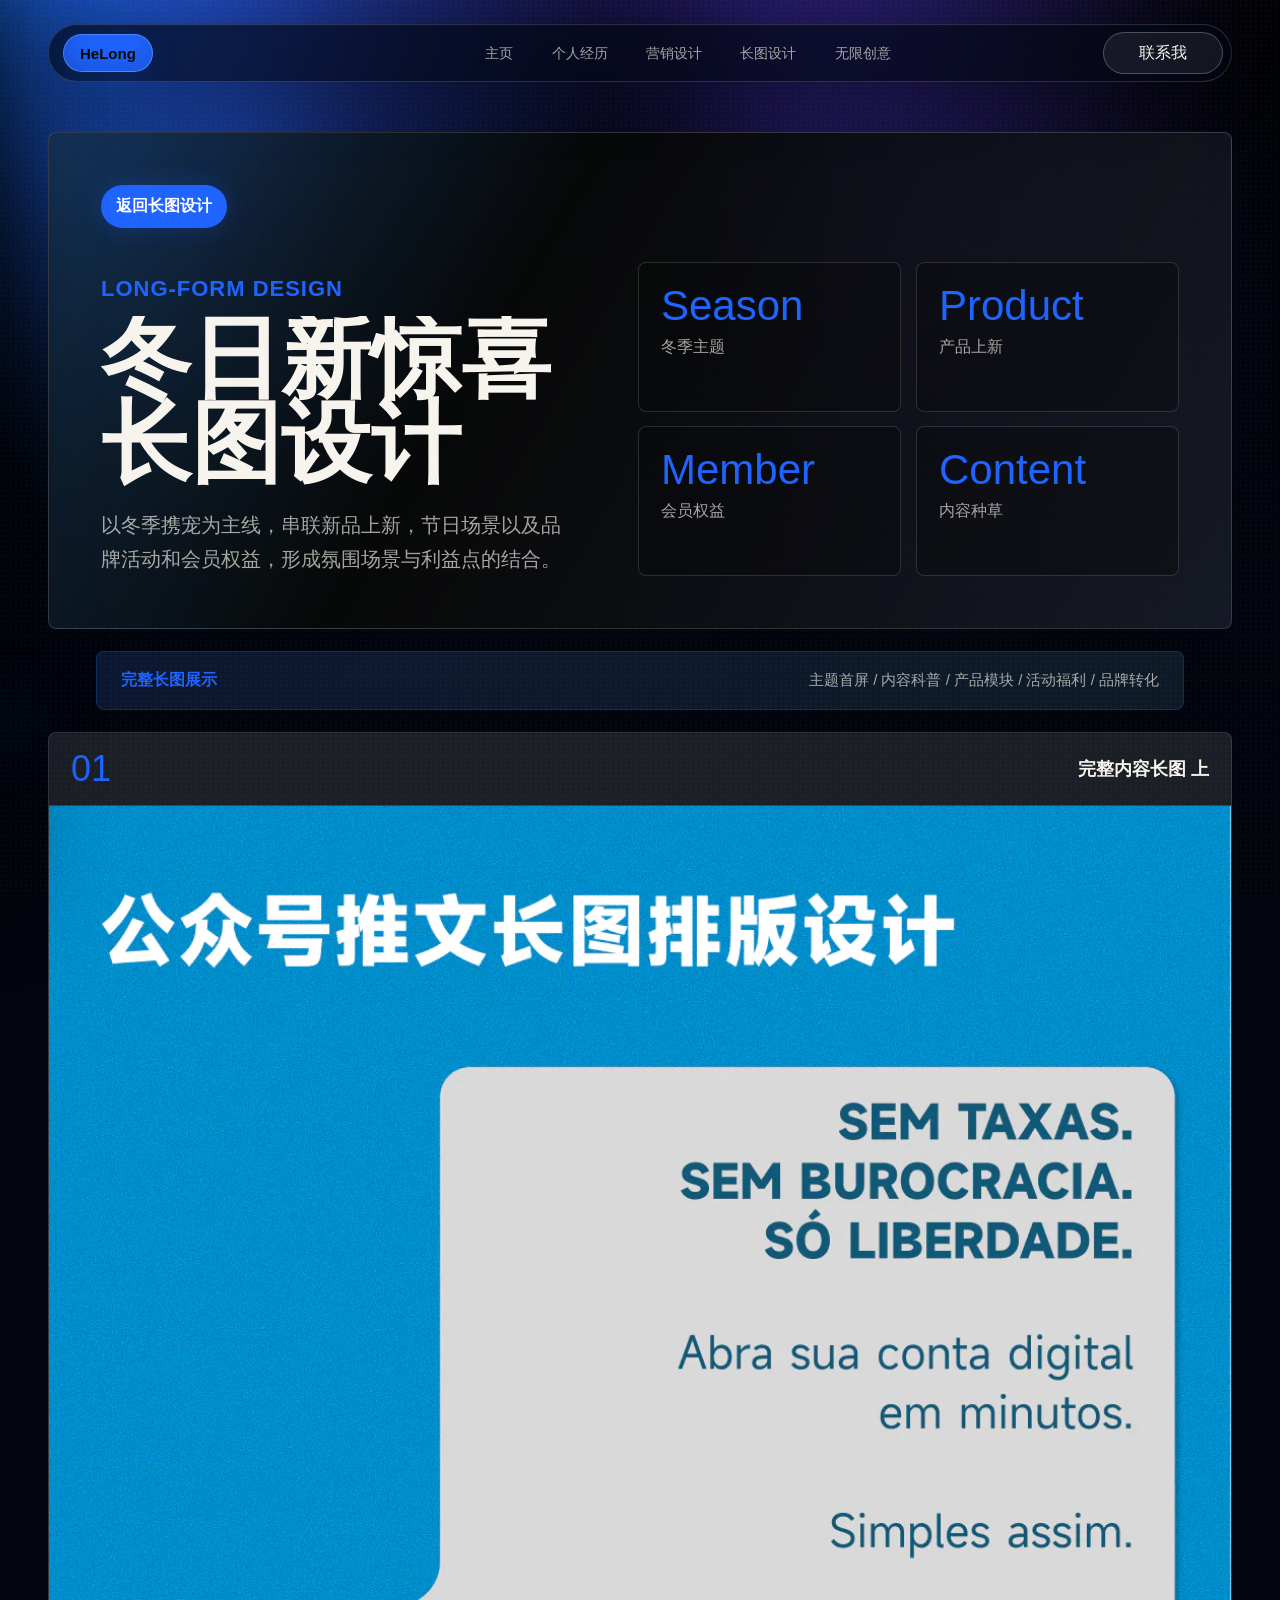
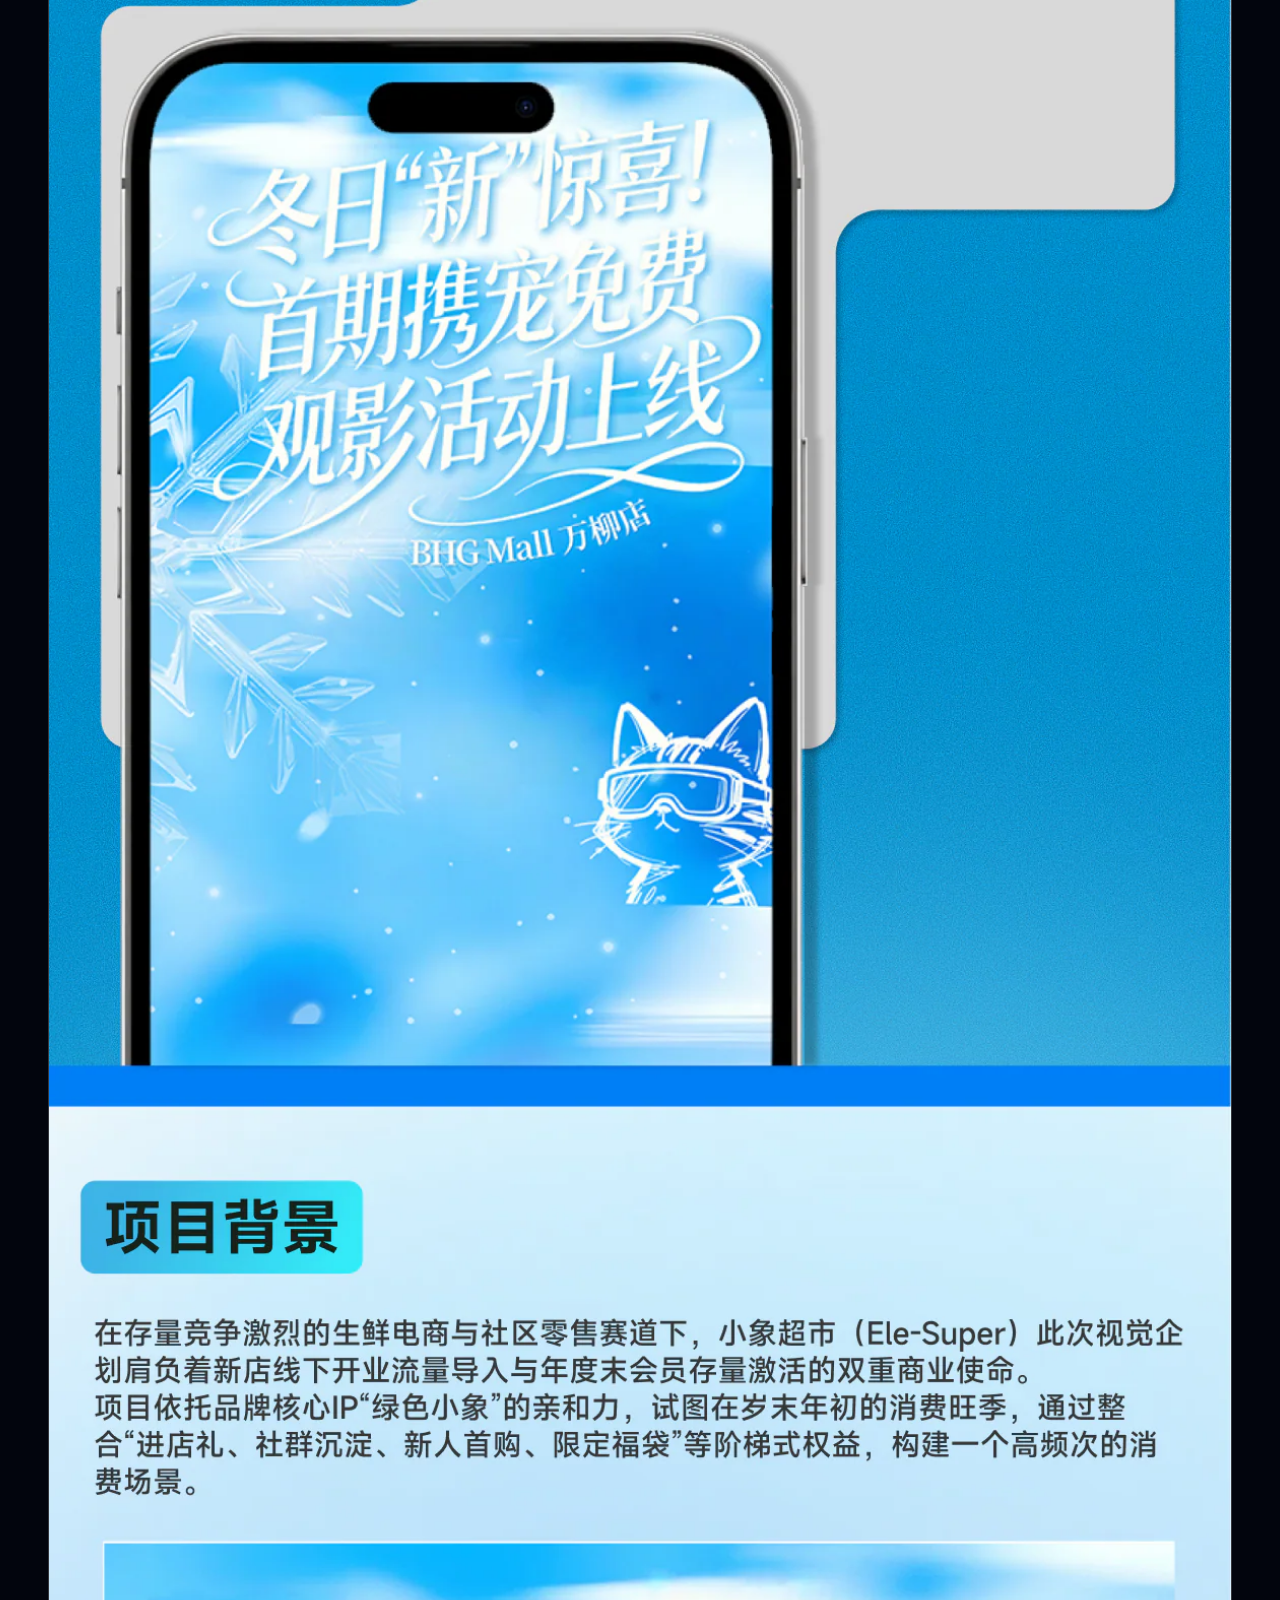
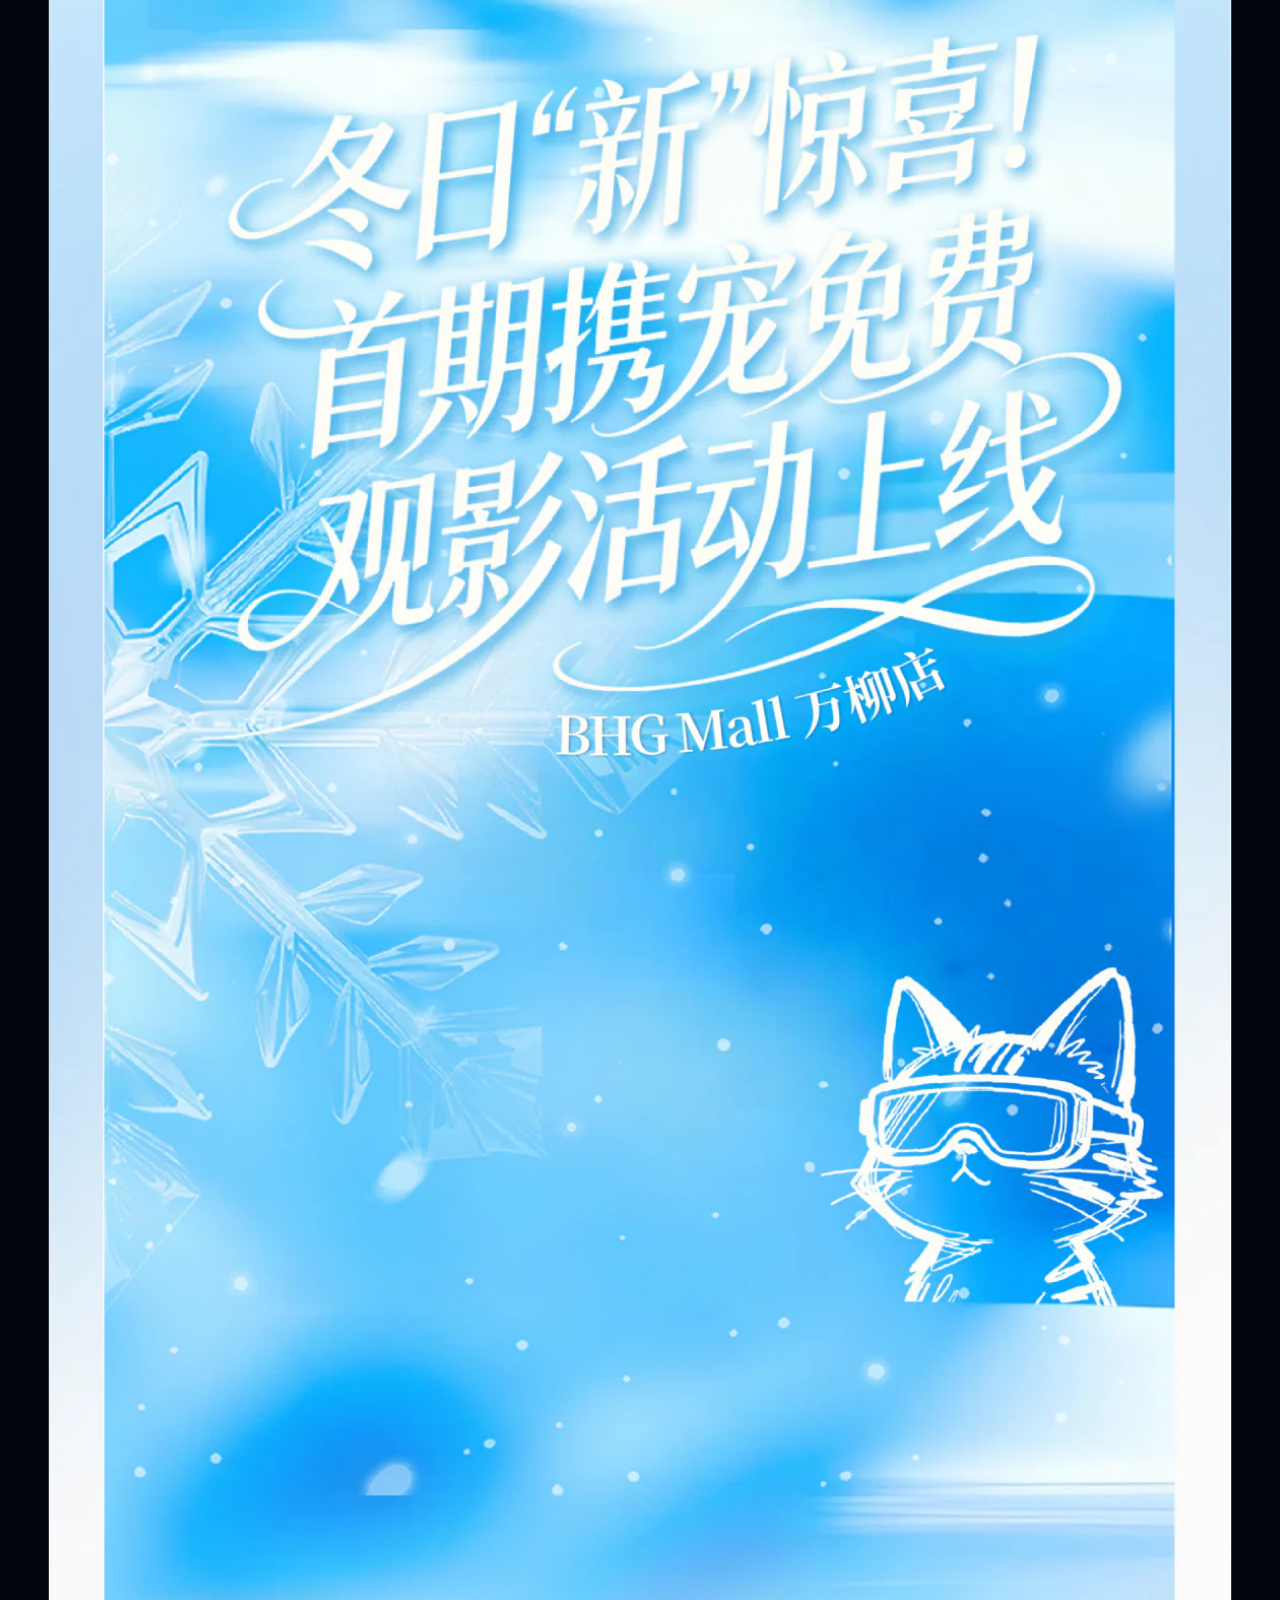
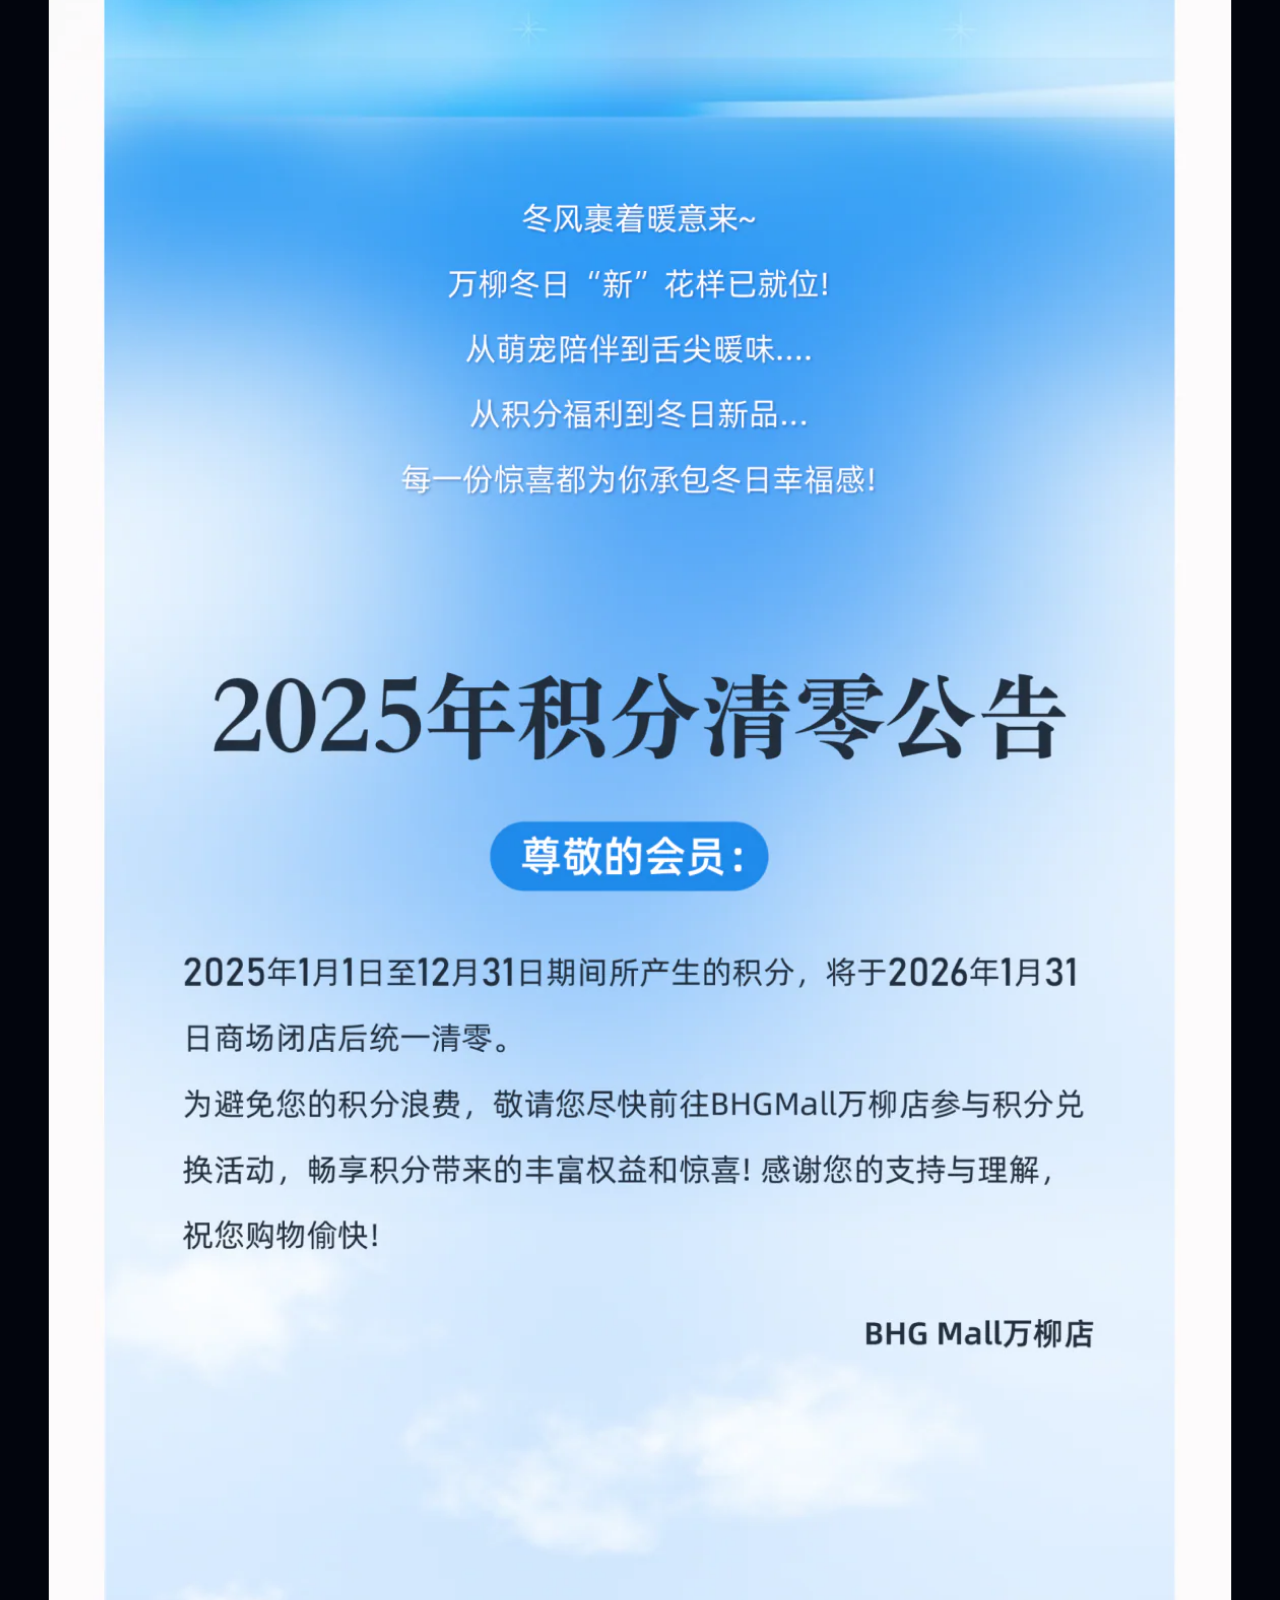
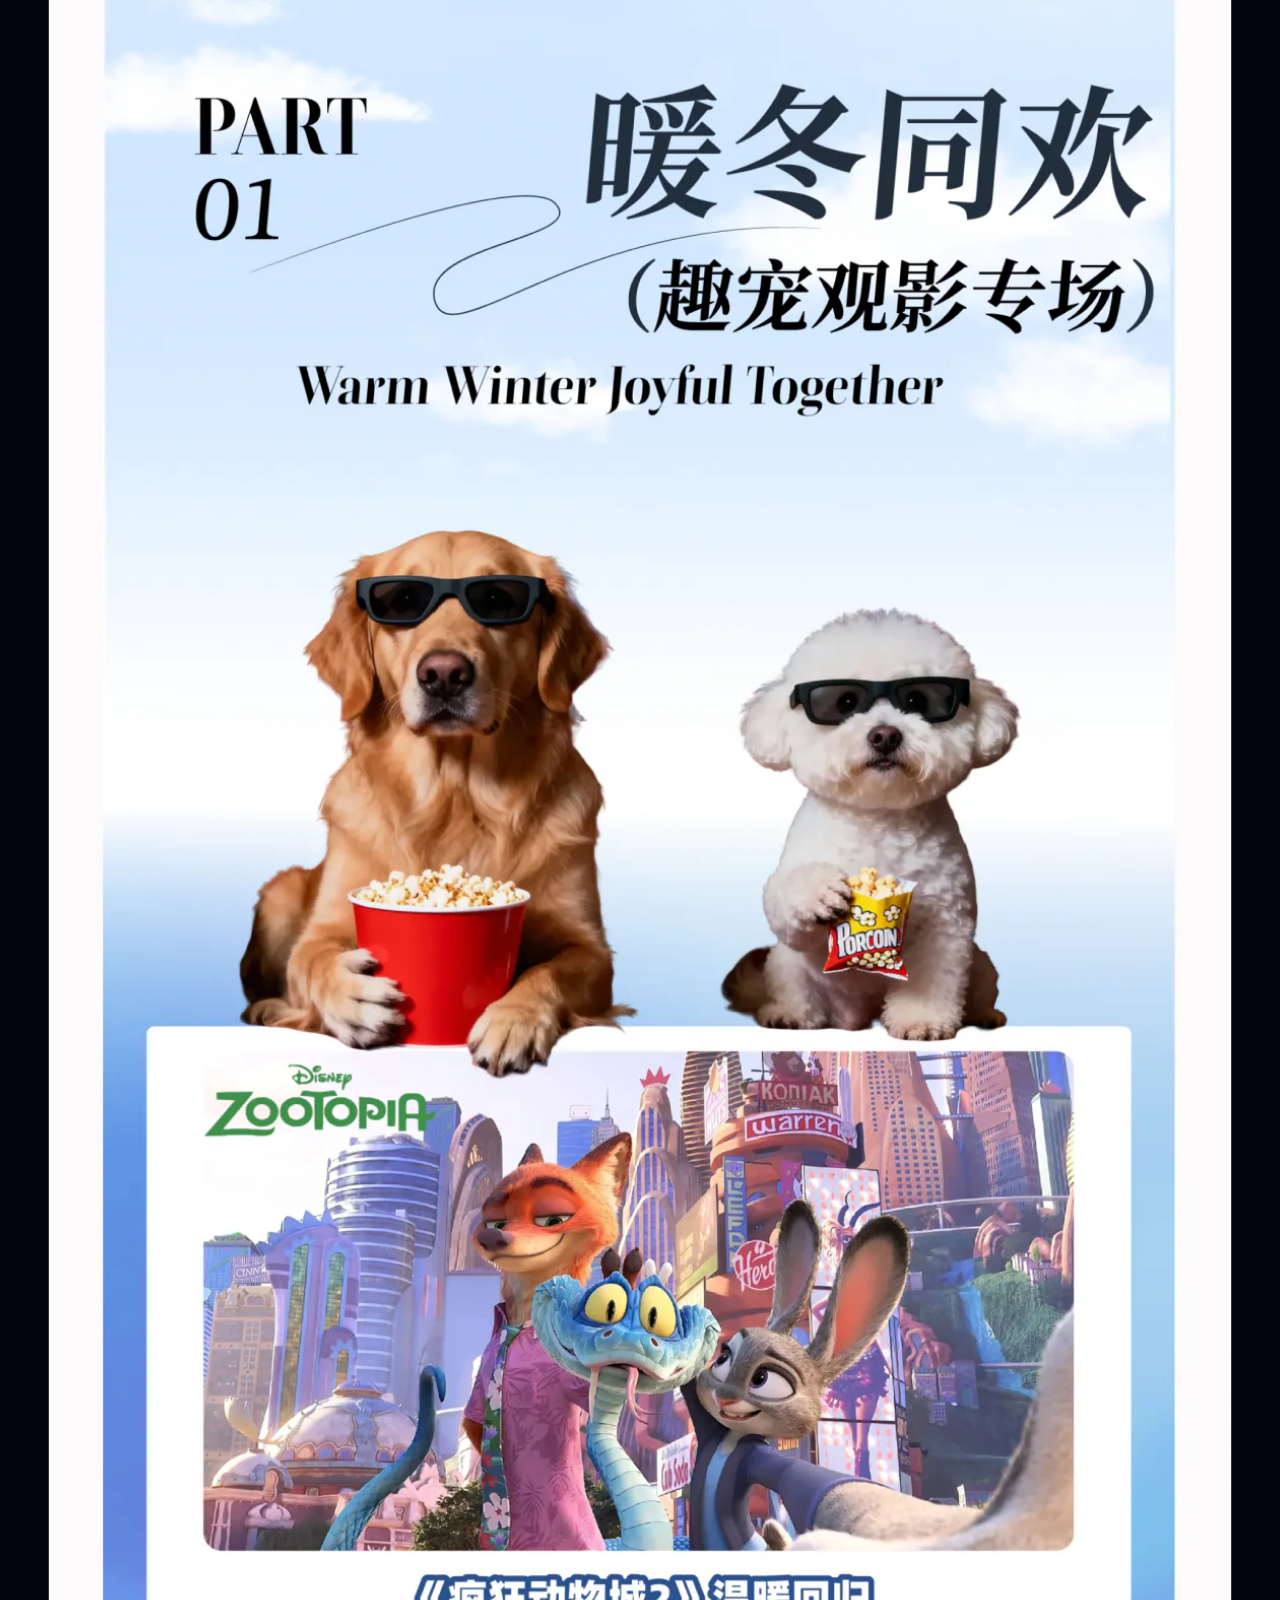
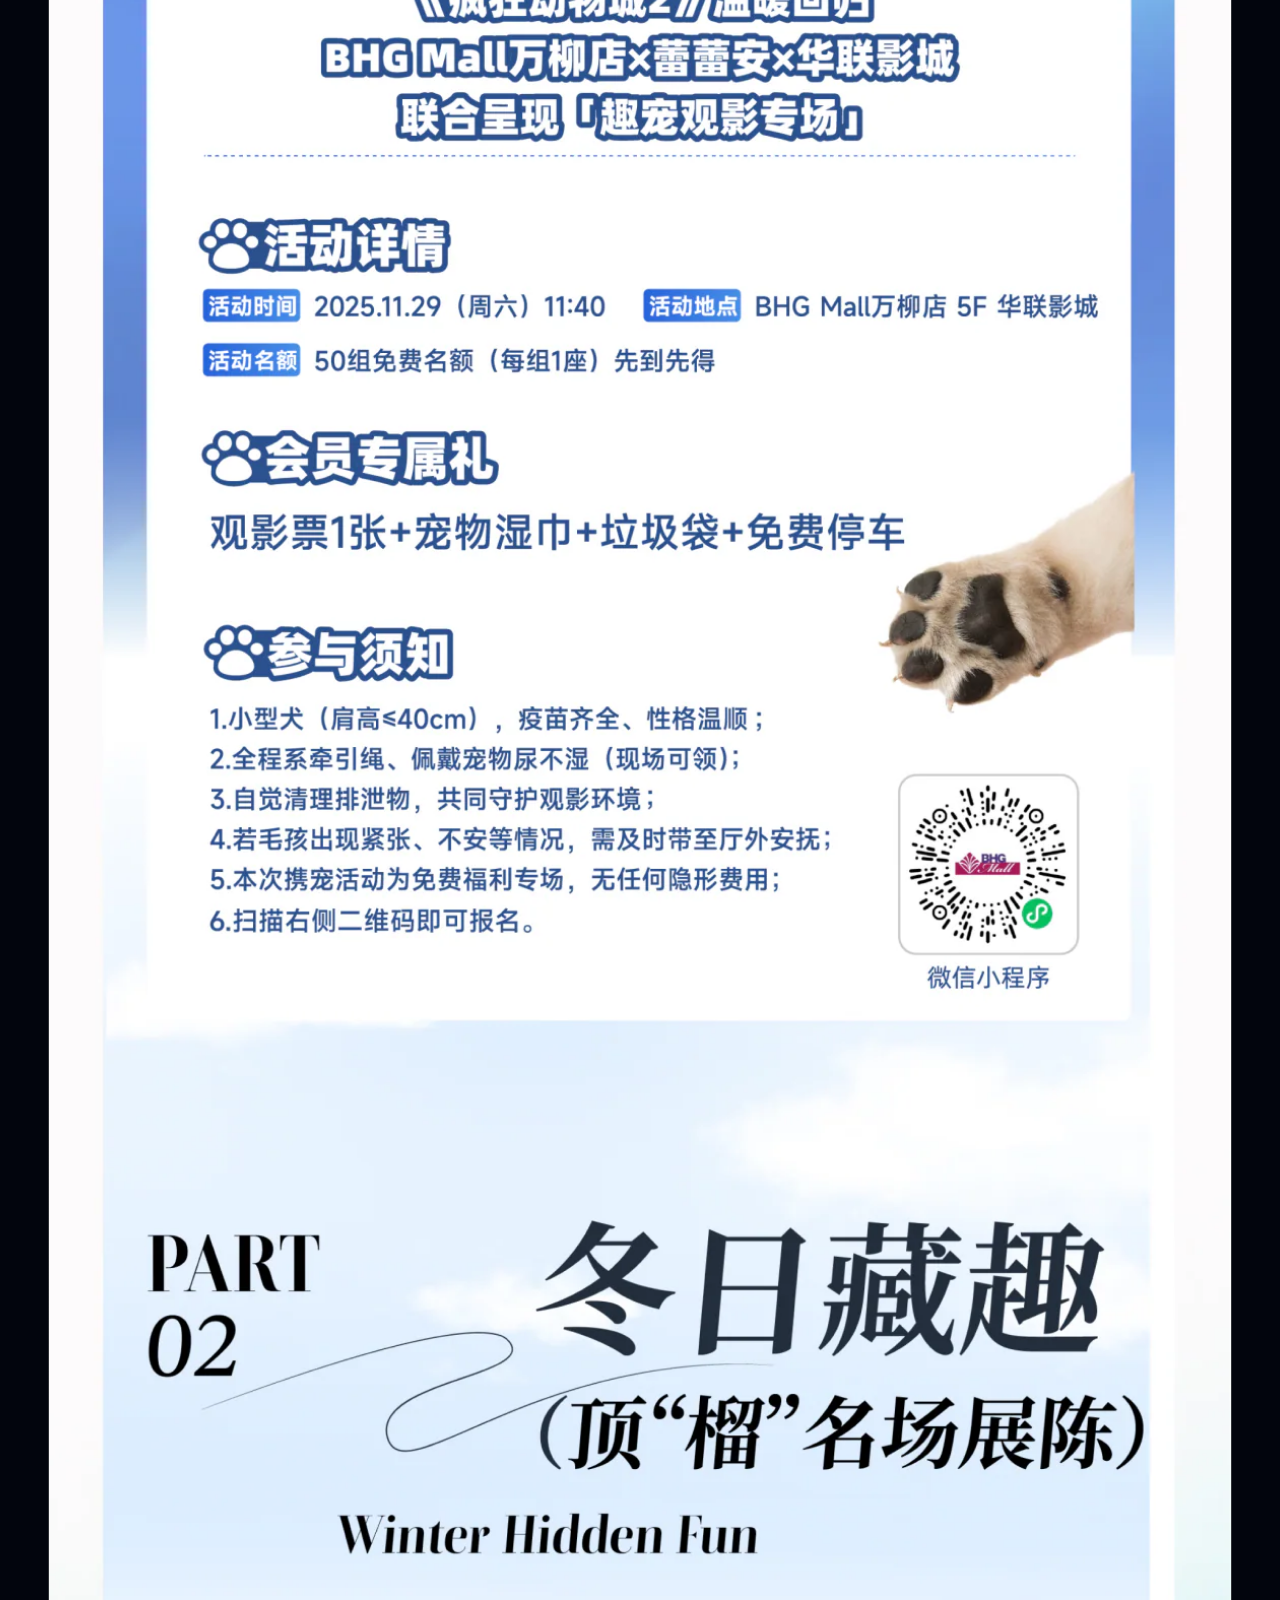
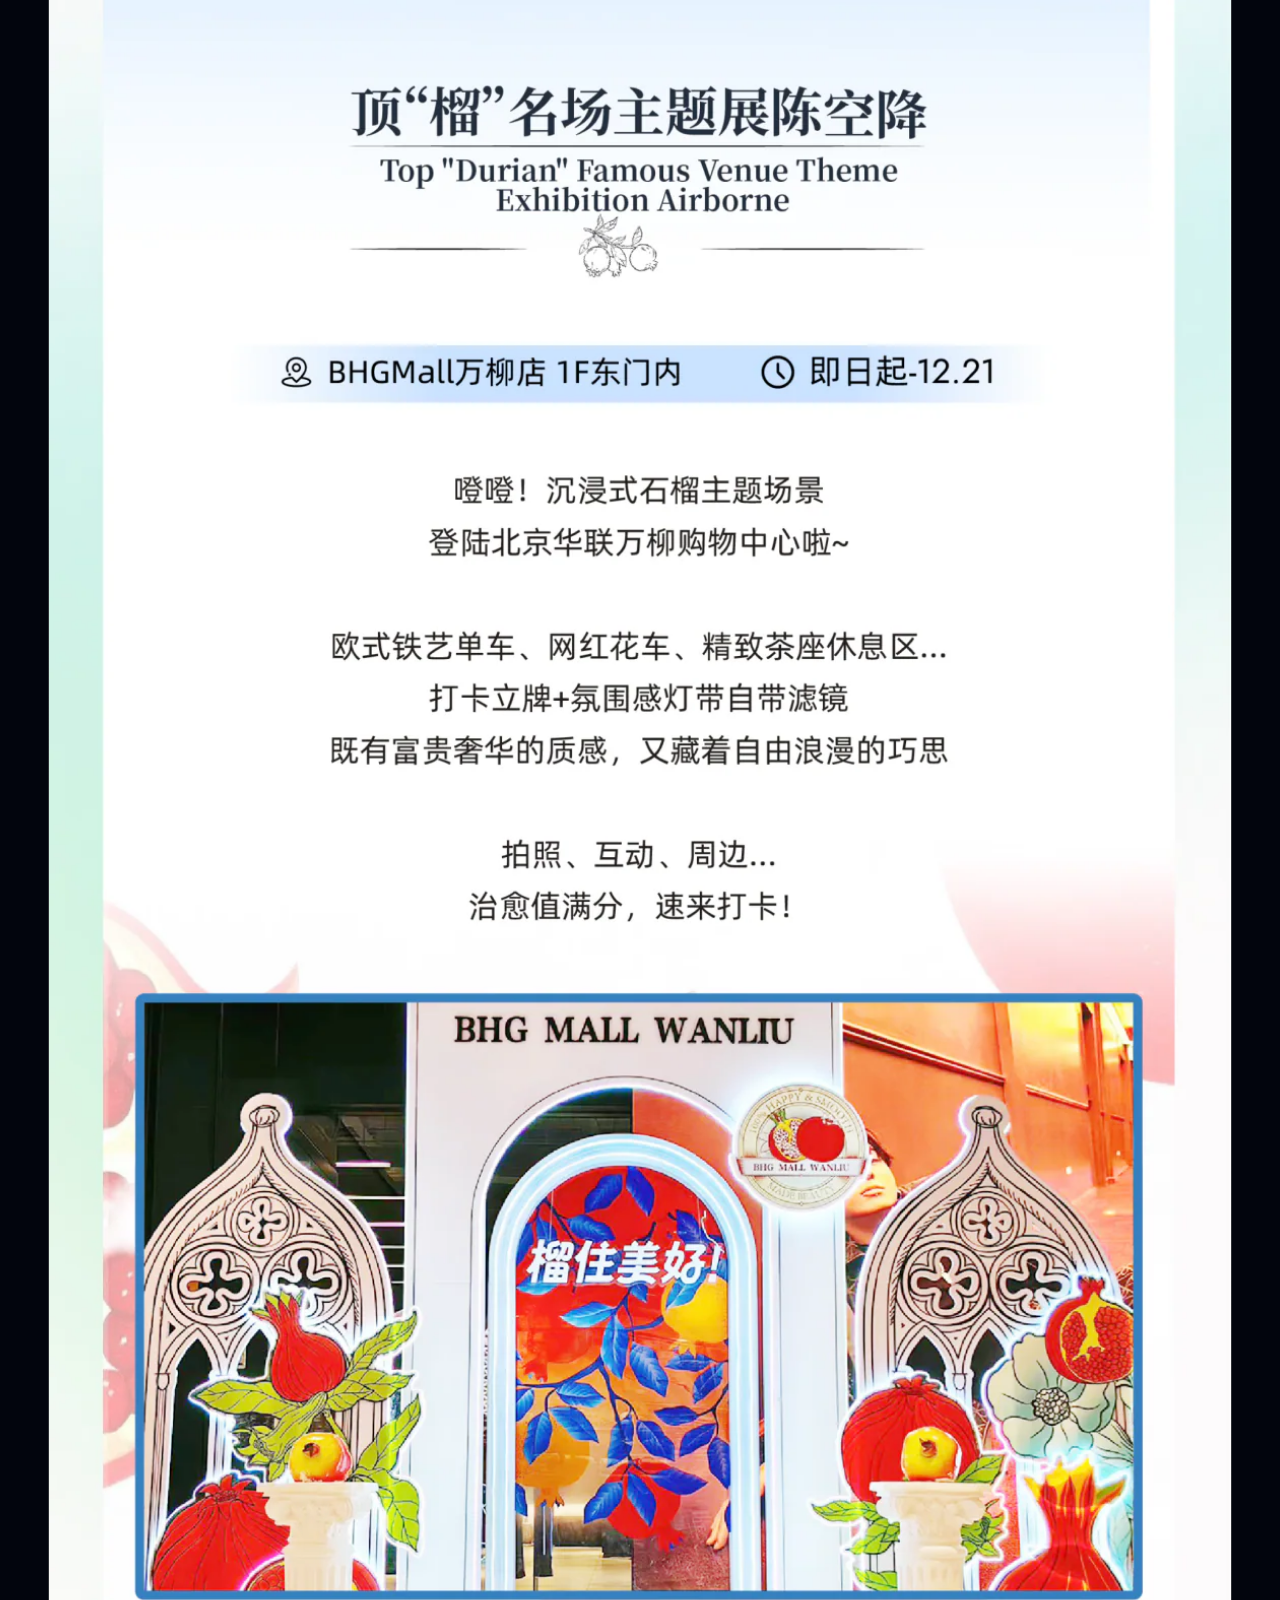
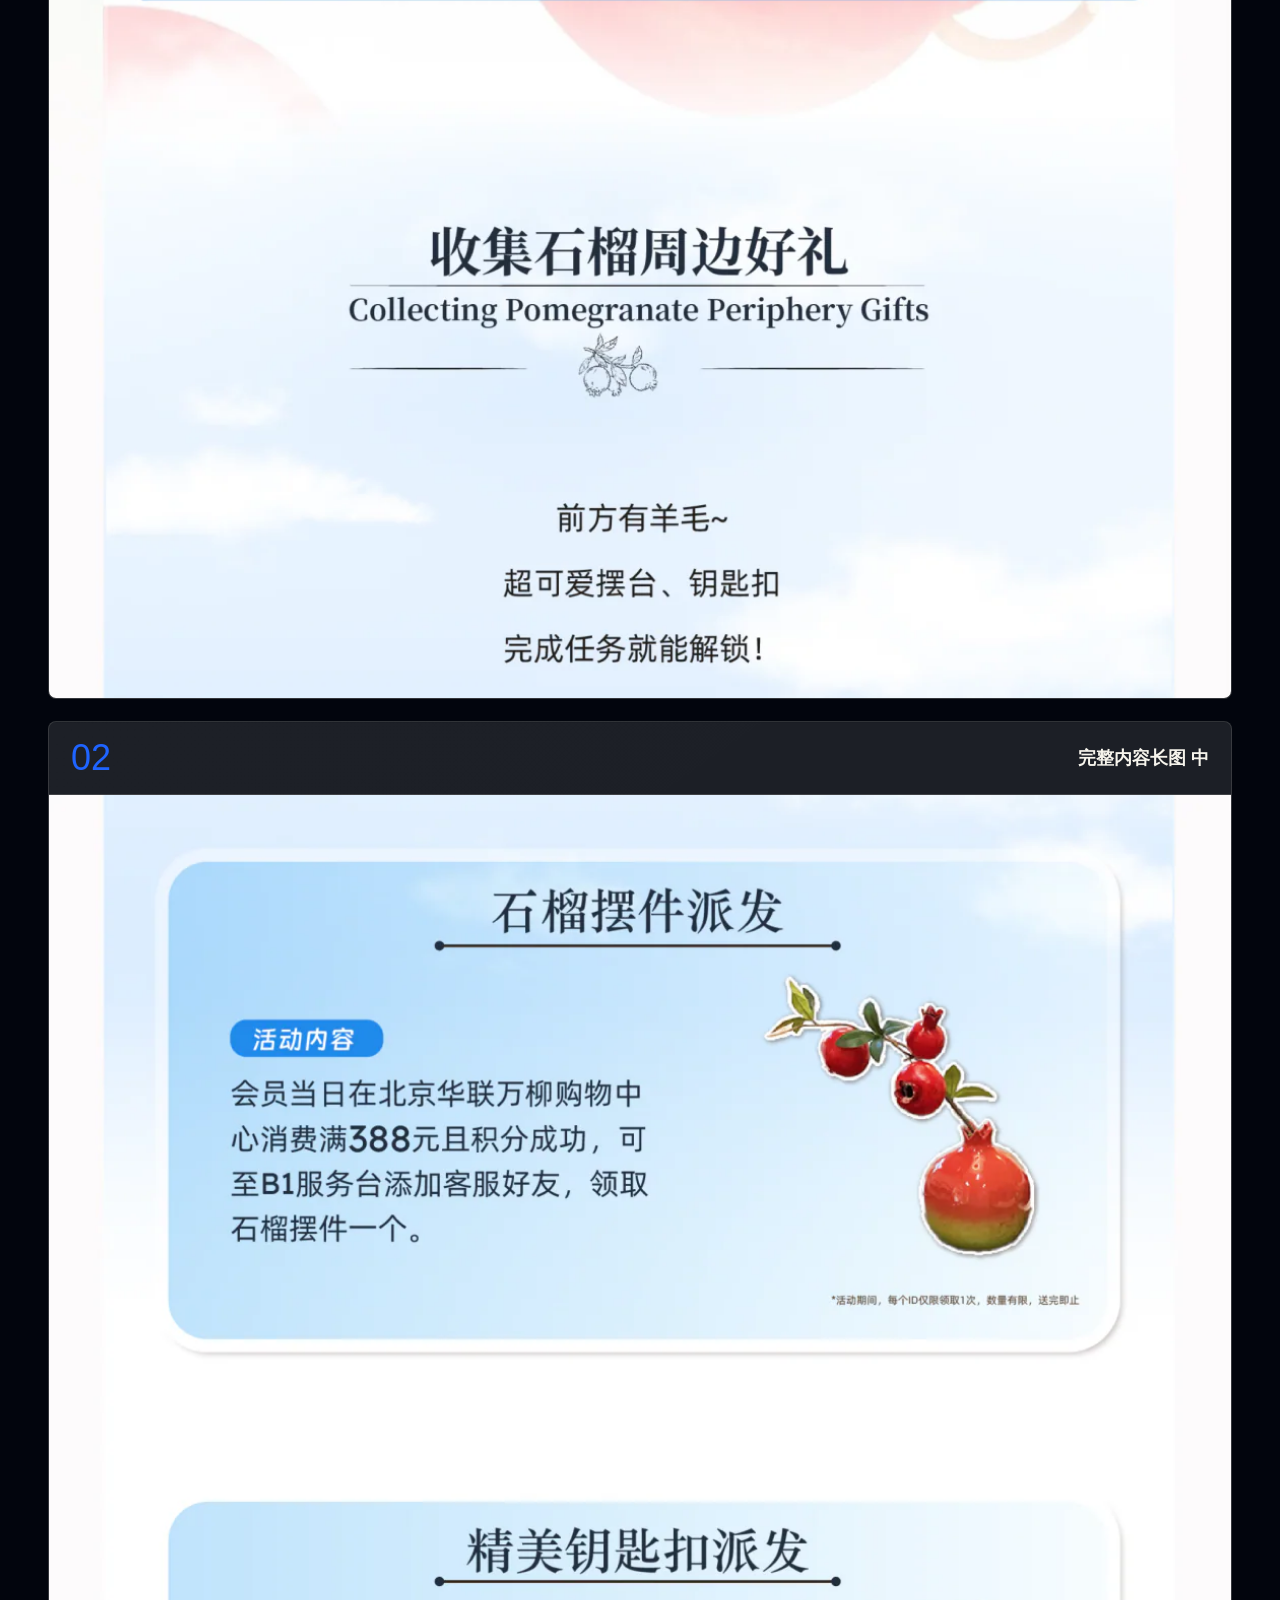
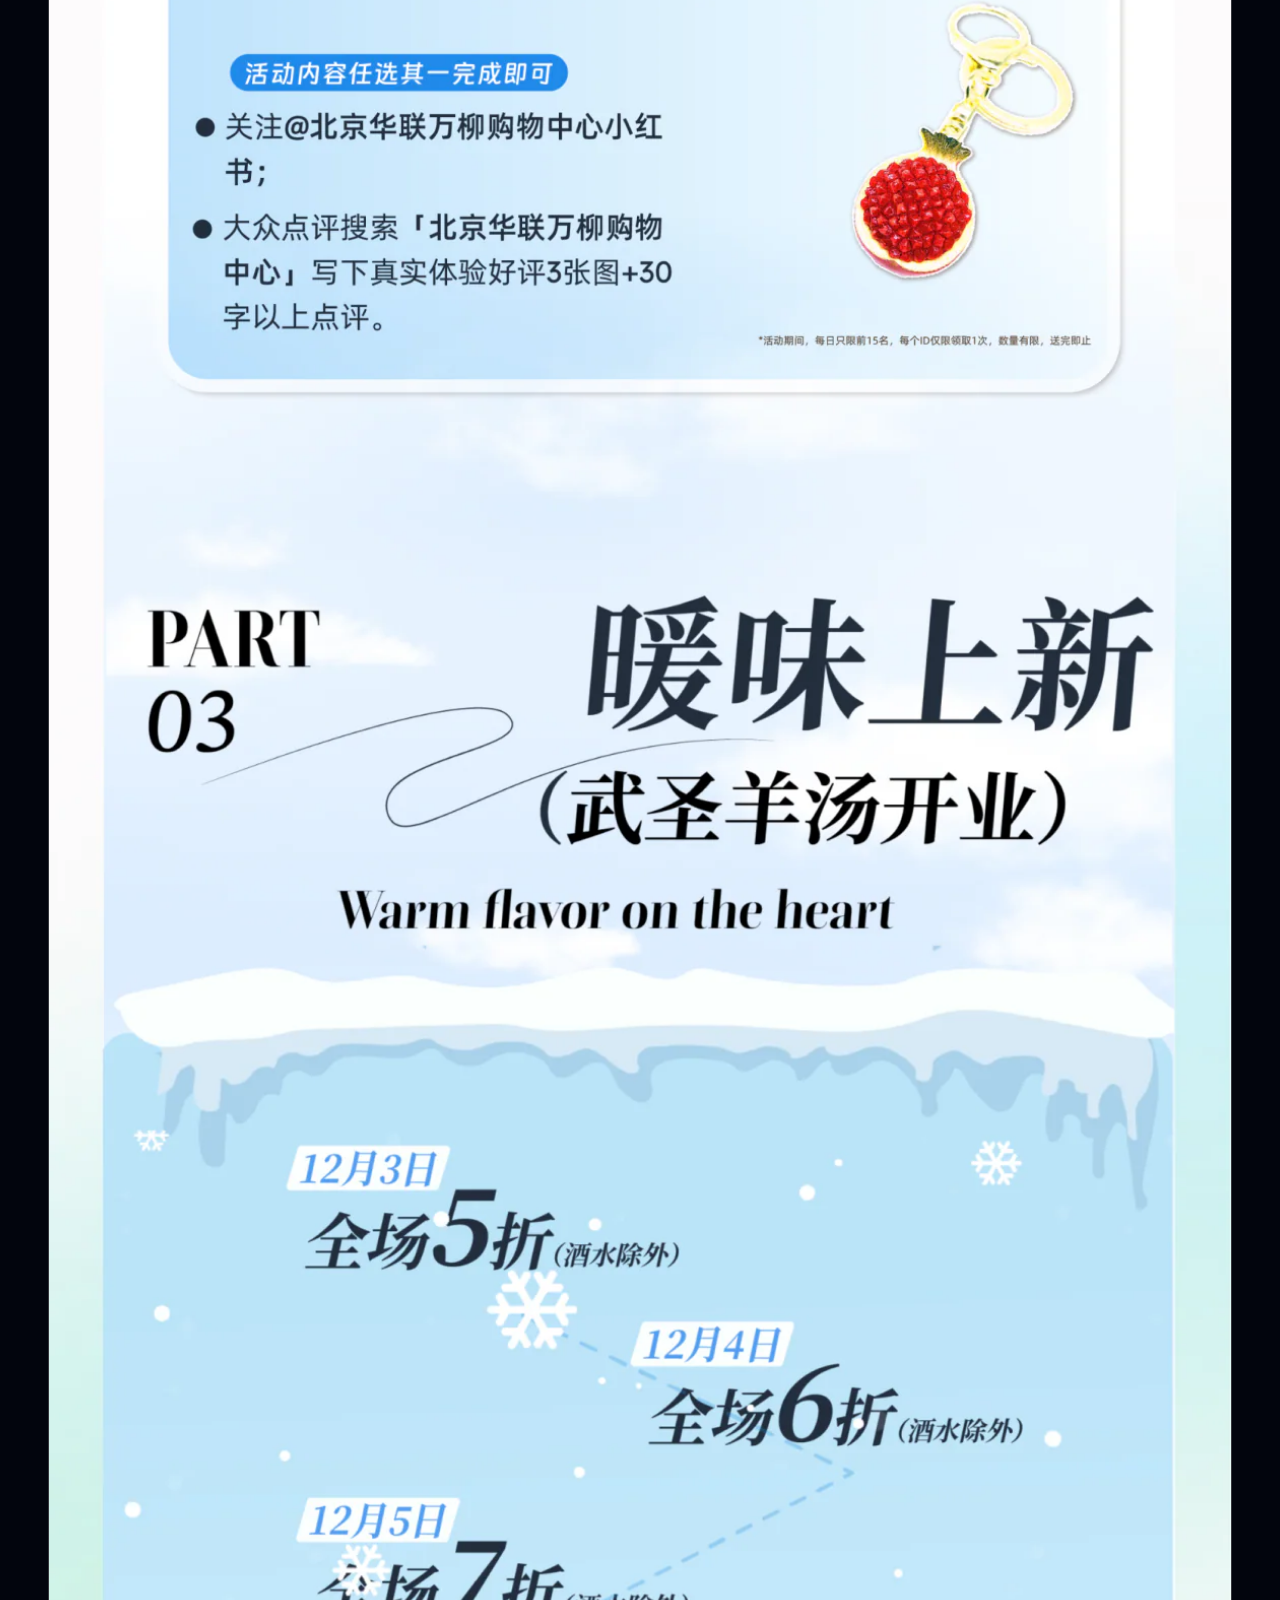
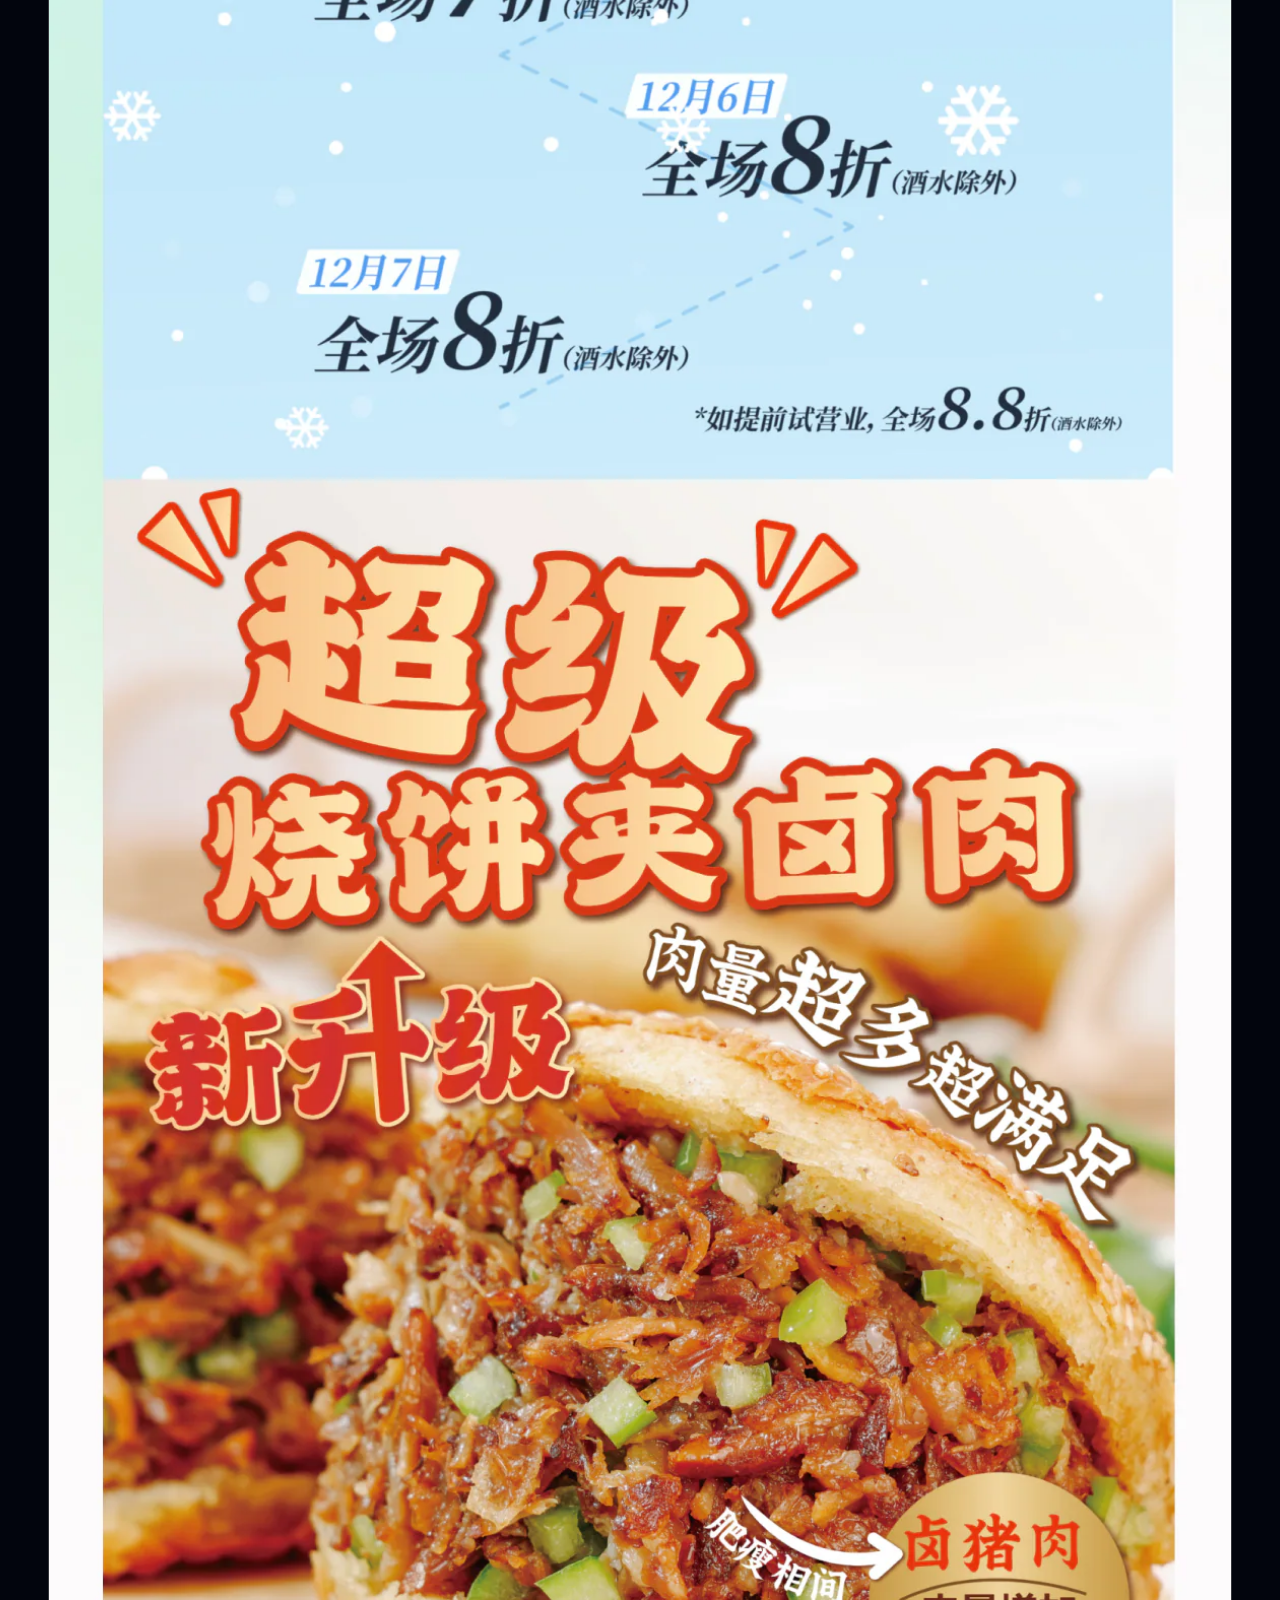
<file: winter-camp.html>
<!doctype html>
<html lang="zh-CN">
  <head>
    <meta charset="UTF-8" />
    <meta name="viewport" content="width=device-width, initial-scale=1.0" />
    <title>冬日新惊喜｜Lin Helong Portfolio</title>
    <link rel="stylesheet" href="styles.css?v=20260617-aurora-1" />
  </head>
  <body class="detail-page winter-case-page">
    <div class="cursor-glow" aria-hidden="true"></div>

    <header class="site-nav" aria-label="主导航">
      <a class="brand" href="index.html#home" aria-label="回到首页">
        <span class="brand-pill">
          <span class="brand-mark" aria-hidden="true">
            <svg viewBox="0 0 64 64" fill="none">
              <path class="dragon-shield" d="M10 16 22 8h28l6 12-7 23-17 13-17-13-5-27Z" />
              <path class="dragon-head" d="M20 36 34 15l17 7-11 3 9 7-15-2 3 12-10-9-7 3Z" />
              <path class="dragon-eye" d="M39 24h8l3 4-10-1-1-3Z" />
              <path class="dragon-flame" d="M13 22 8 33l5 12 4-12-4-11Z" />
            </svg>
          </span>
          <span class="brand-word">HeLong</span>
        </span>
      </a>
      <nav class="nav-links">
        <a class="roll-link" href="index.html#home"><span data-text="主页">主页</span></a>
        <a class="roll-link" href="index.html#experience"><span data-text="个人经历">个人经历</span></a>
        <a class="roll-link" href="index.html#marketing"><span data-text="营销设计">营销设计</span></a>
        <a class="roll-link" href="index.html#longform"><span data-text="长图设计">长图设计</span></a>
        <a class="roll-link" href="index.html#creative"><span data-text="无限创意">无限创意</span></a>
      </nav>
      <button class="contact-button" type="button" data-open-contact>联系我</button>
    </header>

    <main class="detail-main">
      <section class="detail-hero winter-detail-hero">
        <a class="back-link" href="index.html#longform">返回长图设计</a>
        <p class="section-kicker">Long-form Design</p>
        <h1>冬日新惊喜<br />长图设计</h1>
        <p>以冬季携宠为主线，串联新品上新，节日场景以及品牌活动和会员权益，形成氛围场景与利益点的结合。</p>
        <div class="detail-stat-row">
          <span><strong>Season</strong>冬季主题</span>
          <span><strong>Product</strong>产品上新</span>
          <span><strong>Member</strong>会员权益</span>
          <span><strong>Content</strong>内容种草</span>
        </div>
      </section>

      <section class="case-brief-strip winter-brief-strip">
        <p>完整长图展示</p>
        <span>主题首屏 / 内容科普 / 产品模块 / 活动福利 / 品牌转化</span>
      </section>

      <section class="nike-page-stack longform-real-page-stack" aria-label="winter camp longform display">
        <article class="nike-page-card longform-real-card winter-long-card">
          <div class="nike-page-label"><span>01</span><strong>完整内容长图 上</strong></div>
          <img src="assets/longform-real/winter-camp-v2-part1.webp" alt="winter camp longform part 1" loading="lazy" />
        </article>
        <article class="nike-page-card longform-real-card winter-long-card">
          <div class="nike-page-label"><span>02</span><strong>完整内容长图 中</strong></div>
          <img src="assets/longform-real/winter-camp-v2-part2.webp" alt="winter camp longform part 2" loading="lazy" />
        </article>
        <article class="nike-page-card longform-real-card winter-long-card">
          <div class="nike-page-label"><span>03</span><strong>完整内容长图 下</strong></div>
          <img src="assets/longform-real/winter-camp-v2-part3.webp" alt="winter camp longform part 3" loading="lazy" />
        </article>
      </section>
    </main>

    <dialog class="contact-dialog" aria-labelledby="contact-title">
      <button class="close-dialog" type="button" data-close-dialog aria-label="关闭">×</button>
      <p class="section-kicker">Contact</p>
      <h2 id="contact-title">联系合作</h2>
      <p>如果需要品牌视觉、AI 创意、营销设计或长图设计，可以通过下面方式联系我。</p>
      <div class="contact-layout">
        <div class="contact-list">
          <a class="contact-card" href="tel:18878556316" aria-label="拨打电话 18878556316">
            <span class="contact-card-icon" aria-hidden="true">
              <svg viewBox="0 0 24 24" fill="none"><path d="M6.6 3.8 9.4 3l2.1 5-1.6 1.1c.9 1.9 2.3 3.3 4.2 4.2l1.1-1.6 5 2.1-.8 2.8c-.4 1.3-1.7 2.1-3 1.8C10.8 17.3 6.7 13.2 5.6 7.6c-.3-1.3.5-2.6 1-3.8Z" stroke="currentColor" stroke-width="1.8" stroke-linecap="round" stroke-linejoin="round" /></svg>
            </span>
            <span><small>PHONE</small><strong>18878556316</strong></span>
          </a>
          <a class="contact-card" href="mailto:linhelong738@gmail.com" aria-label="发送邮件到 linhelong738@gmail.com">
            <span class="contact-card-icon" aria-hidden="true">
              <svg viewBox="0 0 24 24" fill="none"><path d="M4 6.5h16v11H4v-11Z" stroke="currentColor" stroke-width="1.8" stroke-linejoin="round" /><path d="m4.8 7.2 7.2 5.5 7.2-5.5" stroke="currentColor" stroke-width="1.8" stroke-linecap="round" stroke-linejoin="round" /></svg>
            </span>
            <span><small>EMAIL</small><strong>linhelong738@gmail.com</strong></span>
          </a>
        </div>
        <div class="wechat-card">
          <img src="assets/wechat-qr.jpg" alt="微信二维码" loading="lazy" />
          <span>微信扫码添加</span>
        </div>
      </div>
    </dialog>

    <script src="aurora-background.js?v=20260617-aurora-1"></script>
    <script src="script.js?v=20260617-aurora-1"></script>
  </body>
</html>
</file>
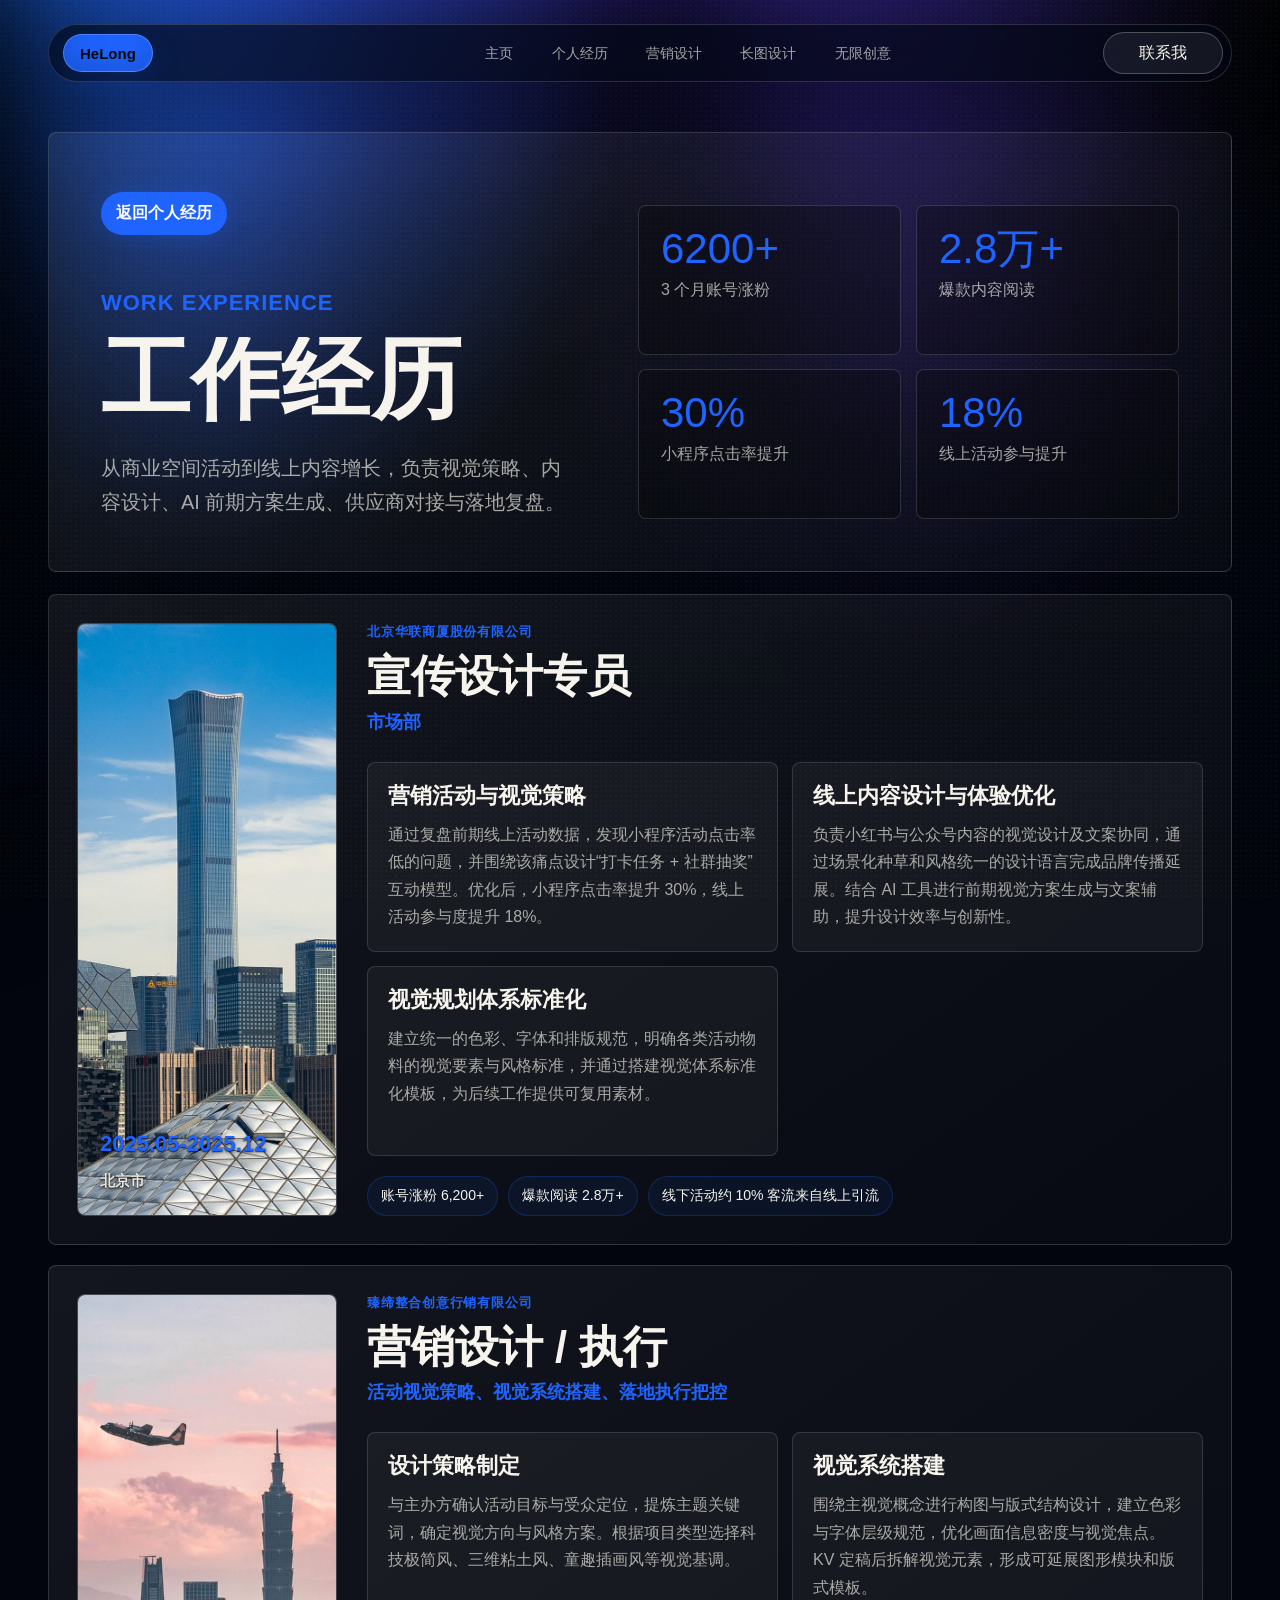
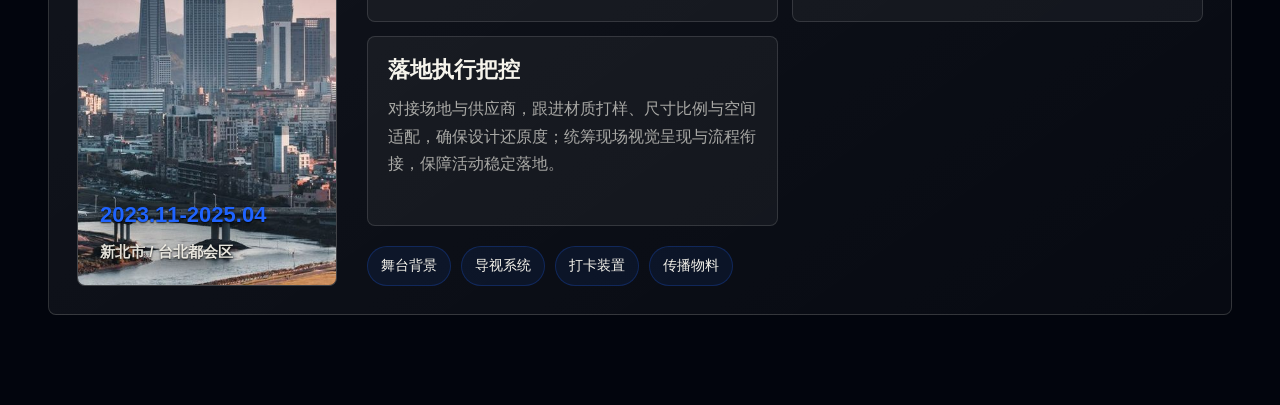
<file: work-experience.html>
<!doctype html>
<html lang="zh-CN">
  <head>
    <meta charset="UTF-8" />
    <meta name="viewport" content="width=device-width, initial-scale=1.0" />
    <title>工作经历｜Lin Helong Portfolio</title>
    <link rel="stylesheet" href="styles.css?v=20260617-aurora-1" />
  </head>
  <body class="detail-page">
    <div class="cursor-glow" aria-hidden="true"></div>

    <header class="site-nav" aria-label="主导航">
      <a class="brand" href="index.html#home" aria-label="回到首页">
        <span class="brand-pill">
          <span class="brand-mark" aria-hidden="true">
            <svg viewBox="0 0 64 64" fill="none">
              <path class="dragon-shield" d="M10 16 22 8h28l6 12-7 23-17 13-17-13-5-27Z" />
              <path class="dragon-head" d="M20 36 34 15l17 7-11 3 9 7-15-2 3 12-10-9-7 3Z" />
              <path class="dragon-eye" d="M39 24h8l3 4-10-1-1-3Z" />
              <path class="dragon-flame" d="M13 22 8 33l5 12 4-12-4-11Z" />
            </svg>
          </span>
          <span class="brand-word">HeLong</span>
        </span>
      </a>
      <nav class="nav-links">
        <a class="roll-link" href="index.html#home"><span data-text="主页">主页</span></a>
        <a class="roll-link" href="index.html#experience"><span data-text="个人经历">个人经历</span></a>
        <a class="roll-link" href="index.html#marketing"><span data-text="营销设计">营销设计</span></a>
        <a class="roll-link" href="index.html#longform"><span data-text="长图设计">长图设计</span></a>
        <a class="roll-link" href="index.html#creative"><span data-text="无限创意">无限创意</span></a>
      </nav>
      <button class="contact-button" type="button" data-open-contact>联系我</button>
    </header>

    <main class="detail-main">
      <section class="detail-hero">
        <a class="back-link" href="index.html#experience">返回个人经历</a>
        <p class="section-kicker">Work Experience</p>
        <h1>工作经历</h1>
        <p>从商业空间活动到线上内容增长，负责视觉策略、内容设计、AI 前期方案生成、供应商对接与落地复盘。</p>
        <div class="detail-stat-row">
          <span><strong>6200+</strong>3 个月账号涨粉</span>
          <span><strong>2.8万+</strong>爆款内容阅读</span>
          <span><strong>30%</strong>小程序点击率提升</span>
          <span><strong>18%</strong>线上活动参与提升</span>
        </div>
      </section>

      <section class="resume-section">
        <article class="resume-card">
          <div class="resume-time city-card">
            <img src="assets/resume-beijing-20260617.png" alt="北京 CBD 城市天际线" />
            <span>2025.05-2025.12</span>
            <small>北京市</small>
          </div>
          <div class="resume-body">
            <p class="panel-label">北京华联商厦股份有限公司</p>
            <h2>宣传设计专员</h2>
            <p class="resume-role">市场部</p>
            <div class="resume-block-grid">
              <div>
                <h3>营销活动与视觉策略</h3>
                <p>通过复盘前期线上活动数据，发现小程序活动点击率低的问题，并围绕该痛点设计“打卡任务 + 社群抽奖”互动模型。优化后，小程序点击率提升 30%，线上活动参与度提升 18%。</p>
              </div>
              <div>
                <h3>线上内容设计与体验优化</h3>
                <p>负责小红书与公众号内容的视觉设计及文案协同，通过场景化种草和风格统一的设计语言完成品牌传播延展。结合 AI 工具进行前期视觉方案生成与文案辅助，提升设计效率与创新性。</p>
              </div>
              <div>
                <h3>视觉规划体系标准化</h3>
                <p>建立统一的色彩、字体和排版规范，明确各类活动物料的视觉要素与风格标准，并通过搭建视觉体系标准化模板，为后续工作提供可复用素材。</p>
              </div>
            </div>
            <div class="result-band">
              <span>账号涨粉 6,200+</span>
              <span>爆款阅读 2.8万+</span>
              <span>线下活动约 10% 客流来自线上引流</span>
            </div>
          </div>
        </article>

        <article class="resume-card">
          <div class="resume-time city-card">
            <img src="assets/resume-taipei-20260617.png" alt="台北 CBD 城市天际线" />
            <span>2023.11-2025.04</span>
            <small>新北市 / 台北都会区</small>
          </div>
          <div class="resume-body">
            <p class="panel-label">臻缔整合创意行销有限公司</p>
            <h2>营销设计 / 执行</h2>
            <p class="resume-role">活动视觉策略、视觉系统搭建、落地执行把控</p>
            <div class="resume-block-grid">
              <div>
                <h3>设计策略制定</h3>
                <p>与主办方确认活动目标与受众定位，提炼主题关键词，确定视觉方向与风格方案。根据项目类型选择科技极简风、三维粘土风、童趣插画风等视觉基调。</p>
              </div>
              <div>
                <h3>视觉系统搭建</h3>
                <p>围绕主视觉概念进行构图与版式结构设计，建立色彩与字体层级规范，优化画面信息密度与视觉焦点。KV 定稿后拆解视觉元素，形成可延展图形模块和版式模板。</p>
              </div>
              <div>
                <h3>落地执行把控</h3>
                <p>对接场地与供应商，跟进材质打样、尺寸比例与空间适配，确保设计还原度；统筹现场视觉呈现与流程衔接，保障活动稳定落地。</p>
              </div>
            </div>
            <div class="result-band">
              <span>舞台背景</span>
              <span>导视系统</span>
              <span>打卡装置</span>
              <span>传播物料</span>
            </div>
          </div>
        </article>
      </section>
    </main>

    <dialog class="contact-dialog" aria-labelledby="contact-title">
      <button class="close-dialog" type="button" data-close-dialog aria-label="关闭">×</button>
      <p class="section-kicker">Contact</p>
      <h2 id="contact-title">联系合作</h2>
      <p>如果需要品牌视觉、AI 创意、营销设计或长图设计，可以通过下面方式联系我。</p>
      <div class="contact-layout">
        <div class="contact-list">
          <a class="contact-card" href="tel:18878556316" aria-label="拨打电话 18878556316">
            <span class="contact-card-icon" aria-hidden="true">
              <svg viewBox="0 0 24 24" fill="none"><path d="M6.6 3.8 9.4 3l2.1 5-1.6 1.1c.9 1.9 2.3 3.3 4.2 4.2l1.1-1.6 5 2.1-.8 2.8c-.4 1.3-1.7 2.1-3 1.8C10.8 17.3 6.7 13.2 5.6 7.6c-.3-1.3.5-2.6 1-3.8Z" stroke="currentColor" stroke-width="1.8" stroke-linecap="round" stroke-linejoin="round" /></svg>
            </span>
            <span><small>PHONE</small><strong>18878556316</strong></span>
          </a>
          <a class="contact-card" href="mailto:linhelong738@gmail.com" aria-label="发送邮件到 linhelong738@gmail.com">
            <span class="contact-card-icon" aria-hidden="true">
              <svg viewBox="0 0 24 24" fill="none"><path d="M4 6.5h16v11H4v-11Z" stroke="currentColor" stroke-width="1.8" stroke-linejoin="round" /><path d="m4.8 7.2 7.2 5.5 7.2-5.5" stroke="currentColor" stroke-width="1.8" stroke-linecap="round" stroke-linejoin="round" /></svg>
            </span>
            <span><small>EMAIL</small><strong>linhelong738@gmail.com</strong></span>
          </a>
        </div>
        <div class="wechat-card">
          <img src="assets/wechat-qr.jpg" alt="微信二维码" loading="lazy" />
          <span>微信扫码添加</span>
        </div>
      </div></dialog>

    <script src="aurora-background.js?v=20260617-aurora-1"></script>
    <script src="script.js?v=20260617-aurora-1"></script>
  </body>
</html>
</file>
<file: styles.css>
﻿:root {
  --bg: #030712;
  --panel: rgba(10, 15, 28, 0.72);
  --panel-strong: #071021;
  --text: #f6f4ec;
  --muted: rgba(246, 244, 236, 0.66);
  --line: rgba(246, 244, 236, 0.16);
  --blue: #1f64ff;
  --blue-deep: #123aaf;
  --blue-hot: #3d8cff;
  --lime: var(--blue);
  --amber: #ffb84d;
  --cyan: #74c9ff;
  --radius: 8px;
  --max: 1700px;
}

* {
  box-sizing: border-box;
}

html {
  scroll-behavior: smooth;
  background: var(--bg);
}

body {
  position: relative;
  margin: 0;
  color: var(--text);
  background: #02050d;
  font-family: "Microsoft YaHei UI", "Microsoft YaHei", sans-serif;
  letter-spacing: 0;
  overflow-x: hidden;
  isolation: isolate;
}

.aurora-container {
  position: fixed;
  inset: 0;
  z-index: -3;
  overflow: hidden;
  pointer-events: none;
  background: #02050d;
}

.aurora-container canvas {
  width: 100%;
  height: 100%;
  display: block;
}

body::before,
body::after {
  content: "";
  position: fixed;
  inset: 0;
  pointer-events: none;
}

body::before {
  z-index: -2;
  background:
    radial-gradient(circle at 18% 16%, rgba(31, 100, 255, 0.22), transparent 30%),
    radial-gradient(circle at 72% 32%, rgba(67, 47, 187, 0.16), transparent 34%),
    linear-gradient(180deg, rgba(2, 5, 13, 0.18), rgba(2, 5, 13, 0.82) 78%, #02050d 100%);
}

body::after {
  z-index: -1;
  opacity: 0.14;
  mix-blend-mode: screen;
  background-image:
    linear-gradient(115deg, rgba(255, 255, 255, 0.05) 0 1px, transparent 1px 9px),
    radial-gradient(circle at 20% 20%, rgba(255, 255, 255, 0.16) 0 1px, transparent 1px);
  background-size: 180px 180px, 5px 5px;
}

@keyframes grainient-drift {
  0% {
    transform: scale(1.08) translate3d(-1.5%, -1%, 0) rotate(0.001deg);
  }

  100% {
    transform: scale(1.13) translate3d(1.6%, 1.2%, 0) rotate(0.001deg);
  }
}

.opening-curtain {
  position: fixed;
  inset: 0;
  z-index: 80;
  display: grid;
  place-items: center;
  overflow: hidden;
  color: rgba(246, 244, 236, 0.92);
  background:
    radial-gradient(circle at 28% 24%, rgba(61, 140, 255, 0.62), transparent 34%),
    linear-gradient(130deg, #02040b 0%, #10389f 48%, #02040b 100%);
  pointer-events: none;
}

.opening-curtain span {
  font-size: clamp(46px, 12vw, 190px);
  font-weight: 900;
  line-height: 0.82;
  text-transform: uppercase;
  letter-spacing: 0;
  transform: scaleX(0.72);
  opacity: 0.36;
}

button,
a {
  font: inherit;
}

a {
  color: inherit;
  text-decoration: none;
}

.cursor-glow {
  position: fixed;
  inset: auto auto 0 0;
  width: 180px;
  height: 180px;
  pointer-events: none;
  background: radial-gradient(circle, rgba(31, 100, 255, 0.12), transparent 64%);
  filter: blur(18px);
  transform: translate(-50%, -50%);
  z-index: 20;
  opacity: 0.46;
}

.site-nav {
  position: fixed;
  top: 24px;
  left: 50%;
  z-index: 30;
  width: min(calc(100% - 96px), var(--max));
  height: 58px;
  display: grid;
  grid-template-columns: 210px 1fr 120px;
  align-items: center;
  gap: 18px;
  padding: 7px 8px 7px 14px;
  border: 1px solid rgba(255, 255, 255, 0.15);
  border-radius: 999px;
  background: rgba(3, 7, 18, 0.62);
  backdrop-filter: blur(20px);
  transform: translateX(-50%);
  box-shadow: 0 18px 60px rgba(0, 0, 0, 0.28);
}

.brand,
.nav-links,
.contact-button,
.ghost-button,
.solid-button {
  display: inline-flex;
  align-items: center;
}

.brand {
  font-weight: 900;
}

.brand-pill {
  display: inline-flex;
  align-items: center;
  min-height: 38px;
  padding: 4px 16px;
  border: 1px solid rgba(255, 255, 255, 0.22);
  border-radius: 999px;
  color: #090b08;
  background: var(--lime);
  box-shadow: inset 0 -10px 22px rgba(7, 8, 6, 0.12), 0 12px 34px rgba(31, 100, 255, 0.14);
}

.brand-mark {
  display: none;
  width: 30px;
  height: 30px;
  place-items: center;
  border-radius: 50%;
  background: rgba(7, 8, 6, 0.1);
}

.brand-mark svg {
  width: 23px;
  height: 23px;
  display: block;
}

.brand-word {
  font-size: 15px;
  line-height: 1;
  letter-spacing: 0;
}

.brand-drawer-backdrop {
  position: fixed;
  inset: 0;
  z-index: 70;
  background: rgba(1, 3, 10, 0.48);
  opacity: 0;
  pointer-events: none;
  transition: opacity 0.34s ease;
}

.brand-drawer-backdrop.is-open {
  opacity: 1;
  pointer-events: auto;
}

.brand-drawer {
  position: fixed;
  top: 0;
  left: 0;
  z-index: 80;
  width: min(390px, calc(100vw - 34px));
  height: 100vh;
  padding: 28px;
  color: var(--text);
  background:
    radial-gradient(circle at 0 0, rgba(31, 100, 255, 0.34), transparent 42%),
    linear-gradient(180deg, rgba(6, 18, 46, 0.98), rgba(1, 4, 12, 0.98));
  border-right: 1px solid rgba(116, 201, 255, 0.28);
  box-shadow: 28px 0 80px rgba(0, 0, 0, 0.42);
  transform: translateX(-104%);
  transition: transform 0.48s cubic-bezier(0.16, 1, 0.3, 1);
}

.brand-drawer.is-open {
  transform: translateX(0);
}

.brand-drawer-close {
  position: absolute;
  top: 22px;
  right: 22px;
  display: grid;
  place-items: center;
  width: 34px;
  height: 34px;
  border: 1px solid rgba(246, 244, 236, 0.2);
  border-radius: 999px;
  color: #f8fbff;
  background: rgba(248, 251, 255, 0.06);
  cursor: pointer;
}

.brand-drawer-kicker {
  margin: 54px 0 16px;
  color: var(--blue);
  font-family: Impact, "Arial Black", sans-serif;
  font-size: 18px;
  text-transform: uppercase;
}

.brand-drawer h2 {
  margin: 0;
  font-family: Impact, "Arial Black", sans-serif;
  font-size: clamp(54px, 10vw, 82px);
  line-height: 0.92;
}

.brand-drawer-copy {
  margin: 22px 0 28px;
  color: rgba(246, 244, 236, 0.72);
  font-size: 16px;
  line-height: 1.8;
}

.brand-drawer-links {
  display: grid;
  gap: 10px;
}

.brand-drawer-links a,
.brand-drawer-links button {
  display: flex;
  justify-content: space-between;
  align-items: center;
  min-height: 52px;
  padding: 0 16px;
  border: 1px solid rgba(116, 201, 255, 0.28);
  border-radius: 8px;
  color: #f8fbff;
  background: rgba(248, 251, 255, 0.04);
  cursor: pointer;
}

.brand-drawer-links a:hover,
.brand-drawer-links button:hover {
  border-color: rgba(116, 201, 255, 0.76);
  background: rgba(31, 100, 255, 0.18);
}

.dragon-shield,
.dragon-head {
  fill: #090b08;
}

.dragon-eye,
.dragon-flame {
  fill: #d71920;
}

.nav-links {
  justify-content: center;
  gap: clamp(14px, 3vw, 52px);
  color: var(--muted);
  font-size: 14px;
}

.roll-link {
  height: 24px;
  overflow: hidden;
}

.roll-link span {
  position: relative;
  display: block;
  height: 24px;
  line-height: 24px;
  transition: transform 0.36s cubic-bezier(0.2, 0.9, 0.2, 1);
}

.roll-link span::after {
  content: attr(data-text);
  position: absolute;
  left: 0;
  top: 32px;
  color: var(--lime);
}

.roll-link:hover span {
  transform: translateY(-32px);
}

.contact-button,
.solid-button,
.ghost-button {
  justify-content: center;
  min-height: 42px;
  padding: 0 18px;
  border-radius: 999px;
  cursor: pointer;
  transition:
    color 0.34s cubic-bezier(0.2, 0.9, 0.2, 1),
    background 0.34s cubic-bezier(0.2, 0.9, 0.2, 1),
    border-color 0.34s cubic-bezier(0.2, 0.9, 0.2, 1),
    box-shadow 0.34s cubic-bezier(0.2, 0.9, 0.2, 1),
    transform 0.34s cubic-bezier(0.2, 0.9, 0.2, 1);
}

.contact-button,
.ghost-button {
  border: 1px solid rgba(255, 255, 255, 0.24);
  color: var(--text);
  background: rgba(255, 255, 255, 0.07);
}

.solid-button {
  border: 0;
  color: #f8fbff;
  background: var(--lime);
  font-weight: 800;
  text-shadow: none;
  box-shadow: 0 18px 42px rgba(31, 100, 255, 0.28);
}

.contact-button:hover,
.ghost-button:hover {
  border-color: rgba(61, 140, 255, 0.92);
  color: #f8fbff;
  background: var(--blue);
  box-shadow: 0 16px 44px rgba(31, 100, 255, 0.34);
  transform: translateY(-2px);
}

.solid-button:hover {
  color: var(--blue);
  background: #f8fbff;
  box-shadow: 0 16px 44px rgba(246, 244, 236, 0.22);
  transform: translateY(-2px);
}

.hero {
  position: relative;
  min-height: 100svh;
  overflow: hidden;
  isolation: isolate;
}

.hero-video,
.hero-shade {
  position: absolute;
  inset: 0;
  width: 100%;
  height: 100%;
}

.hero-video {
  object-fit: cover;
  z-index: -3;
  filter: saturate(0.92) contrast(1.04);
}

.hero-shade {
  z-index: -2;
  background:
    linear-gradient(90deg, rgba(0, 0, 0, 0.82) 0%, rgba(0, 0, 0, 0.18) 54%, rgba(0, 0, 0, 0.58) 100%),
    linear-gradient(180deg, rgba(0, 0, 0, 0.4) 0%, transparent 42%, rgba(7, 8, 6, 0.82) 100%);
}

.hero-inner {
  width: min(calc(100% - 96px), var(--max));
  min-height: 100svh;
  margin: 0 auto;
  padding-top: clamp(118px, 18vh, 190px);
  padding-bottom: 280px;
}

.eyebrow,
.section-kicker,
.panel-label {
  margin: 0 0 14px;
  color: var(--blue);
  font-family: Impact, "Arial Black", sans-serif;
  font-size: 13px;
  font-weight: 800;
  letter-spacing: 0.06em;
  text-transform: uppercase;
}

.hero-title {
  max-width: 940px;
  margin: 0;
  color: rgba(246, 244, 236, 0.95);
  font-family: Impact, "Arial Black", sans-serif;
  font-size: clamp(86px, 8.4vw, 168px);
  line-height: 0.96;
  letter-spacing: 0;
  text-shadow: none;
}

.hero-title span {
  color: var(--lime);
}

.hero-copy {
  max-width: 560px;
  margin: 28px 0 0;
  color: rgba(255, 255, 255, 0.88);
  font-size: 22px;
  line-height: 1.55;
  text-shadow: 0 12px 36px rgba(0, 0, 0, 0.9);
}

.hero-actions {
  display: flex;
  gap: 14px;
  margin-top: 34px;
}

.work-reel {
  position: absolute;
  left: 0;
  right: 0;
  bottom: clamp(28px, 5vh, 56px);
  overflow: visible;
  padding: 34px 0 10px;
  --reel-offset: 0px;
}

.reel-track {
  position: relative;
  left: 50%;
  display: flex;
  gap: 24px;
  width: max-content;
  transform: translateX(calc(-50% + var(--reel-offset)));
  transition: transform 0.55s cubic-bezier(0.2, 0.9, 0.2, 1);
  will-change: transform;
}

.reel-card {
  position: relative;
  flex: 0 0 auto;
  width: 178px;
  aspect-ratio: 1 / 1.06;
  border: 1px solid rgba(255, 255, 255, 0.18);
  border-radius: 22px;
  overflow: hidden;
  padding: 0;
  background: #151713;
  cursor: pointer;
  box-shadow: 0 28px 80px rgba(0, 0, 0, 0.34);
  transition:
    transform 0.38s cubic-bezier(0.2, 0.9, 0.2, 1),
    border-color 0.38s ease,
    box-shadow 0.38s ease,
    filter 0.38s ease;
  will-change: transform;
}

.reel-card:hover {
  z-index: 30;
  transform: translateY(-18px) scale(1.16);
  border-color: rgba(31, 100, 255, 0.72);
  box-shadow: 0 34px 100px rgba(0, 0, 0, 0.52), 0 0 0 8px rgba(31, 100, 255, 0.08);
  filter: saturate(1.08);
}

.reel-card img,
.project-card img,
.portrait img,
.portrait video,
.project-detail img {
  width: 100%;
  height: 100%;
  object-fit: cover;
  display: block;
}

.profile-video-shell {
  cursor: pointer;
}

.profile-hover-video {
  background: #f6f4ec;
  pointer-events: none;
}

.reel-card span {
  display: none;
}

.section {
  width: min(calc(100% - 96px), var(--max));
  margin: 0 auto;
  padding: 116px 0 40px;
  scroll-margin-top: 108px;
}

.section-head {
  display: grid;
  grid-template-columns: minmax(0, 1.02fr) minmax(360px, 0.72fr);
  grid-template-areas:
    "kicker copy"
    "title copy";
  column-gap: 72px;
  row-gap: 16px;
  align-items: end;
  margin-bottom: 42px;
}

.section-head .section-kicker {
  grid-area: kicker;
  margin-bottom: 0;
  font-size: clamp(22px, 1.55vw, 30px);
  line-height: 1;
  letter-spacing: 0.045em;
}

.section-head h2 {
  grid-area: title;
  margin: 0;
  font-size: clamp(58px, 5vw, 106px);
  line-height: 0.9;
  font-family: Impact, "Arial Black", sans-serif;
  text-align: left;
}

.section-head p:last-child {
  grid-area: copy;
  justify-self: end;
  max-width: 680px;
  margin: 0;
  color: var(--muted);
  font-size: 18px;
  line-height: 1.7;
}

.experience-grid {
  display: grid;
  grid-template-columns: 1.3fr 0.85fr 0.85fr;
  gap: 18px;
}

.profile-panel,
.info-panel {
  min-height: 430px;
  border: 1px solid var(--line);
  border-radius: var(--radius);
  background: linear-gradient(145deg, rgba(255, 255, 255, 0.08), rgba(255, 255, 255, 0.025));
  box-shadow: 0 28px 80px rgba(0, 0, 0, 0.22);
}

.profile-panel {
  display: grid;
  grid-template-columns: 0.9fr 1fr;
  gap: 24px;
  padding: 18px;
}

.portrait {
  min-height: 394px;
  border-radius: var(--radius);
  overflow: hidden;
}

.profile-panel > div:last-child,
.info-panel {
  padding: 28px;
}

.profile-panel h3,
.info-panel h3 {
  margin: 0 0 18px;
  font-size: 30px;
  line-height: 1.15;
}

.profile-panel h3 span {
  display: block;
  margin-top: 10px;
  color: var(--muted);
  font-family: "Microsoft YaHei UI", "Microsoft YaHei", sans-serif;
  font-size: 16px;
  line-height: 1.45;
}

.profile-panel p,
.info-panel li {
  color: var(--muted);
  line-height: 1.75;
}

.profile-facts {
  display: grid;
  gap: 10px;
  margin: 22px 0 2px;
}

.profile-facts div {
  padding: 13px 14px;
  border: 1px solid rgba(255, 255, 255, 0.14);
  border-radius: var(--radius);
  background: rgba(255, 255, 255, 0.045);
}

.profile-facts small {
  display: block;
  margin-bottom: 6px;
  color: var(--lime);
  font-size: 12px;
  font-weight: 900;
  text-transform: uppercase;
}

.profile-facts strong {
  display: block;
  color: var(--text);
  font-size: 15px;
  line-height: 1.42;
}

.profile-tags {
  display: flex;
  flex-wrap: wrap;
  gap: 10px;
  margin-top: 22px;
}

.profile-tags span {
  padding: 9px 12px;
  border: 1px solid rgba(255, 255, 255, 0.26);
  border-radius: 999px;
  color: var(--text);
  background: rgba(255, 255, 255, 0.035);
  font-size: 13px;
  line-height: 1;
}

.info-panel ul {
  display: grid;
  gap: 18px;
  margin: 26px 0 0;
  padding: 0;
  list-style: none;
}

.info-panel span {
  display: block;
  margin-bottom: 4px;
  color: var(--text);
  font-weight: 800;
}

.experience-grid-v2 {
  grid-template-columns: 1.18fr 0.78fr 0.78fr;
  align-items: stretch;
}

.experience-card {
  position: relative;
  display: flex;
  flex-direction: column;
  overflow: hidden;
}

.experience-grid-v2 .border-glow-card {
  --edge-proximity: 0;
  --cursor-angle: 45deg;
  --edge-sensitivity: 26;
  --color-sensitivity: 48;
  --glow-padding: 34px;
  --cone-spread: 24;
  position: relative;
  isolation: isolate;
  overflow: visible;
  transform: translate3d(0, 0, 0.01px);
}

.experience-grid-v2 .border-glow-card > :not(.border-glow-border):not(.border-glow-fill):not(.edge-light) {
  position: relative;
  z-index: 2;
}

.border-glow-border,
.border-glow-fill,
.edge-light {
  display: block;
  position: absolute;
  inset: 0;
  margin: 0;
  border-radius: inherit;
  color: inherit;
  font-weight: normal;
  pointer-events: none;
  opacity: 0;
  transition: opacity 0.32s ease-out;
}

.border-glow-border {
  z-index: 1;
  padding: 1px;
  background:
    conic-gradient(
      from var(--cursor-angle) at 50% 50%,
      transparent 0deg,
      transparent 42deg,
      rgba(31, 100, 255, 0.92) 72deg,
      rgba(123, 223, 255, 0.78) 104deg,
      transparent 146deg,
      transparent 360deg
    );
  -webkit-mask:
    linear-gradient(#000 0 0) content-box,
    linear-gradient(#000 0 0);
  -webkit-mask-composite: xor;
  mask-composite: exclude;
  opacity: calc((var(--edge-proximity) - var(--color-sensitivity)) / (100 - var(--color-sensitivity)));
}

.border-glow-fill {
  z-index: 0;
  background:
    radial-gradient(circle at var(--glow-x, 50%) var(--glow-y, 50%), rgba(31, 100, 255, 0.2), transparent 32%),
    radial-gradient(circle at 78% 8%, rgba(123, 223, 255, 0.14), transparent 34%),
    radial-gradient(circle at 12% 88%, rgba(31, 100, 255, 0.1), transparent 36%);
  mix-blend-mode: screen;
  opacity: calc(0.5 * (var(--edge-proximity) - var(--color-sensitivity)) / (100 - var(--color-sensitivity)));
}

.edge-light {
  inset: calc(var(--glow-padding) * -1);
  z-index: 1;
  mix-blend-mode: plus-lighter;
  opacity: calc((var(--edge-proximity) - var(--edge-sensitivity)) / (100 - var(--edge-sensitivity)));
  -webkit-mask-image:
    conic-gradient(from var(--cursor-angle) at 50% 50%, #000 3%, transparent 11%, transparent 89%, #000 97%);
  mask-image:
    conic-gradient(from var(--cursor-angle) at 50% 50%, #000 3%, transparent 11%, transparent 89%, #000 97%);
}

.edge-light::before {
  content: "";
  position: absolute;
  inset: var(--glow-padding);
  border-radius: inherit;
  box-shadow:
    0 0 2px rgba(31, 100, 255, 0.72),
    0 0 18px rgba(31, 100, 255, 0.32),
    0 0 42px rgba(123, 223, 255, 0.18);
}

.border-glow-card:not(:hover) .border-glow-border,
.border-glow-card:not(:hover) .border-glow-fill,
.border-glow-card:not(:hover) .edge-light {
  opacity: 0;
  transition-duration: 0.72s;
}

.experience-card p:not(.panel-label) {
  margin: 0;
  color: var(--muted);
  line-height: 1.72;
}

.summary-list {
  display: grid;
  gap: 14px;
  margin-top: 8px;
}

.summary-list div + div {
  padding-top: 14px;
  border-top: 1px dashed rgba(255, 255, 255, 0.24);
}

.summary-list strong,
.summary-list span {
  display: block;
}

.summary-list strong {
  color: var(--text);
  font-size: 17px;
  line-height: 1.32;
}

.summary-list span {
  margin-top: 7px;
  color: var(--muted);
  font-size: 14px;
  line-height: 1.45;
}

.metric-strip {
  display: grid;
  gap: 9px;
  margin: 24px 0 22px;
}

.metric-strip span {
  display: flex;
  align-items: baseline;
  justify-content: space-between;
  gap: 12px;
  padding: 10px 12px;
  border: 1px solid rgba(255, 255, 255, 0.12);
  border-radius: var(--radius);
  color: var(--muted);
  background: rgba(255, 255, 255, 0.045);
}

.metric-strip strong {
  color: var(--blue);
  font-family: Impact, "Arial Black", sans-serif;
  font-weight: 400;
  font-size: 21px;
  line-height: 1;
}

.experience-detail-button {
  align-self: flex-end;
  margin-top: auto;
}

.project-grid {
  position: relative;
  display: flex;
  gap: 24px;
  overflow-x: auto;
  overflow-y: hidden;
  margin: -10px 0 -22px;
  padding: 10px 2px 76px;
  scroll-snap-type: x proximity;
  scrollbar-width: none;
  cursor: grab;
  user-select: none;
  touch-action: pan-y;
  overscroll-behavior-inline: contain;
  scroll-behavior: smooth;
}

.gallery-scroll-shell {
  position: relative;
  isolation: isolate;
}

.gallery-scroll-shell::before,
.gallery-scroll-shell::after {
  display: none;
}

.gallery-scroll-shell::before {
  left: 0;
  background: linear-gradient(90deg, rgba(3, 7, 18, 0.46), transparent);
}

.gallery-scroll-shell::after {
  right: 0;
  background: linear-gradient(270deg, rgba(3, 7, 18, 0.58), transparent);
}

.gallery-control {
  position: absolute;
  left: 0;
  right: 0;
  bottom: 10px;
  z-index: 10;
  display: grid;
  grid-template-columns: minmax(180px, 1fr) auto auto;
  align-items: center;
  gap: 22px;
}

.gallery-nav {
  display: flex;
  gap: 10px;
}

.gallery-button {
  display: grid;
  place-items: center;
  width: 58px;
  height: 46px;
  border: 1px solid rgba(116, 201, 255, 0.36);
  border-radius: 8px;
  color: var(--text);
  background:
    linear-gradient(180deg, rgba(31, 100, 255, 0.22), rgba(3, 7, 18, 0.88)),
    rgba(2, 8, 24, 0.74);
  box-shadow: inset 0 0 0 1px rgba(246, 244, 236, 0.05), 0 10px 28px rgba(0, 0, 0, 0.24);
  cursor: pointer;
  font-size: 22px;
  line-height: 1;
  transition: border-color 0.22s ease, background 0.22s ease, color 0.22s ease, transform 0.22s ease, box-shadow 0.22s ease;
}

.gallery-button:hover {
  border-color: rgba(116, 201, 255, 0.9);
  color: #ffffff;
  background:
    linear-gradient(180deg, rgba(31, 100, 255, 0.98), rgba(18, 58, 175, 0.9)),
    rgba(2, 8, 24, 0.86);
  box-shadow: 0 0 0 1px rgba(116, 201, 255, 0.22), 0 14px 34px rgba(31, 100, 255, 0.22);
  transform: translateY(-3px);
}

.gallery-button:disabled {
  opacity: 0.32;
  cursor: default;
  transform: none;
}

.gallery-progress {
  position: relative;
  height: 4px;
  overflow: hidden;
  border-radius: 999px;
  background: linear-gradient(90deg, rgba(246, 244, 236, 0.08), rgba(246, 244, 236, 0.18), rgba(246, 244, 236, 0.08));
  pointer-events: none;
}

.gallery-progress::before {
  content: "";
  position: absolute;
  inset: -6px 0;
  background-image: repeating-linear-gradient(90deg, rgba(246, 244, 236, 0.28) 0 1px, transparent 1px 24px);
  opacity: 0.18;
}

.gallery-progress span {
  display: block;
  width: var(--gallery-progress-width, 34%);
  height: 100%;
  margin-left: var(--gallery-progress-left, 0%);
  border-radius: inherit;
  background: linear-gradient(90deg, rgba(31, 100, 255, 0.86), rgba(116, 201, 255, 1));
  box-shadow: 0 0 18px rgba(31, 100, 255, 0.36);
  transition: margin-left 0.28s cubic-bezier(0.2, 0.9, 0.2, 1), width 0.28s ease;
}

.gallery-index {
  display: inline-grid;
  grid-template-columns: auto 22px auto;
  align-items: center;
  gap: 8px;
  min-width: 86px;
  color: rgba(246, 244, 236, 0.78);
  font-family: Impact, "Arial Black", sans-serif;
  font-size: 18px;
  line-height: 1;
}

.gallery-index i {
  height: 1px;
  background: rgba(246, 244, 236, 0.28);
}

.gallery-current {
  color: var(--blue);
}

.project-grid.is-dragging {
  cursor: grabbing;
  scroll-snap-type: none;
}

.project-grid.is-hover-scrolling {
  scroll-snap-type: none;
}

.project-grid::-webkit-scrollbar {
  display: none;
}

.project-card {
  position: relative;
  flex: 0 0 calc((100% - 48px) / 3);
  min-width: min(390px, calc((100% - 48px) / 3));
  height: 470px;
  overflow: hidden;
  overflow: clip;
  border: 1px solid var(--line);
  border-radius: var(--radius);
  background: var(--panel-strong);
  cursor: pointer;
  scroll-snap-align: start;
  transition:
    border-color 0.38s cubic-bezier(0.2, 0.9, 0.2, 1),
    box-shadow 0.38s cubic-bezier(0.2, 0.9, 0.2, 1);
}

.project-card:hover {
  border-color: rgba(61, 140, 255, 0.86);
  box-shadow: none;
}

.project-grid.is-dragging .project-card {
  pointer-events: none;
}

#marketing .project-card {
  flex-basis: calc((100% - 48px) / 3);
  min-width: min(390px, calc((100% - 48px) / 3));
  height: auto;
  aspect-ratio: 4 / 3;
}

#creative .project-card {
  height: 470px;
}

#marketing .project-card-complete {
  flex-basis: calc((100% - 48px) / 3);
  min-width: min(390px, calc((100% - 48px) / 3));
}

.project-card-complete {
  background:
    radial-gradient(circle at 50% 20%, rgba(31, 100, 255, 0.18), transparent 38%),
    linear-gradient(135deg, #061a3f 0%, #020813 58%, #050604 100%);
}

.project-card-complete img {
  object-fit: cover;
  background: transparent;
  transform: none;
  transform-origin: center;
}

.project-card[data-project-id="valorant-event"] img,
.project-card[data-project-id="elephant-opening"] img,
.project-card[data-project-id="winter-camp"] img {
  object-position: top center;
}

.project-card[data-project-id="golden-spatula"] img,
.project-card[data-project-id="super-symbol"] img {
  object-position: center center;
}

.project-card[data-project-id="neo-myth"] img,
.project-card[data-project-id="venow-girl-group"] img,
.project-card[data-project-id="mayday-card"] img {
  transform: none;
  object-position: center center;
}

.project-card[data-project-id="neo-myth"]:hover img,
.project-card[data-project-id="venow-girl-group"]:hover img,
.project-card[data-project-id="mayday-card"]:hover img {
  transform: scale(1.035);
}

.project-card-complete::after {
  background: linear-gradient(180deg, transparent 52%, rgba(0, 0, 0, 0.86) 100%);
}

.tall-grid .project-card {
  height: 620px;
}

.project-card::after {
  content: "";
  position: absolute;
  inset: 0;
  border-radius: inherit;
  background: linear-gradient(180deg, transparent 36%, rgba(0, 0, 0, 0.82) 100%);
}

.project-card img {
  width: 100%;
  height: 100%;
  display: block;
  border-radius: inherit;
  object-fit: cover;
  object-position: center center;
  -webkit-user-drag: none;
  user-select: none;
  transition: transform 0.7s cubic-bezier(0.2, 0.9, 0.2, 1), filter 0.7s;
}

.project-card:hover img {
  transform: scale(1.035);
  filter: saturate(1.08);
}

.project-card-complete:hover img {
  transform: scale(1.035);
  filter: saturate(1.08) contrast(1.04);
}

.project-meta {
  position: absolute;
  left: 24px;
  right: 24px;
  bottom: 24px;
  z-index: 2;
}

.project-meta small {
  color: var(--lime);
  font-weight: 800;
  text-transform: uppercase;
}

.project-meta h3 {
  margin: 9px 0 0;
  color: var(--text);
  font-size: 30px;
  line-height: 1.12;
  text-shadow: 0 10px 30px rgba(0, 0, 0, 0.78);
}

.personal-bar {
  position: sticky;
  bottom: 18px;
  z-index: 25;
  display: grid;
  grid-template-columns: minmax(0, 1fr) auto;
  align-items: center;
  gap: 28px;
  width: min(calc(100% - 96px), var(--max));
  margin: 80px auto 24px;
  padding: 14px 20px;
  border: 1px solid rgba(255, 255, 255, 0.18);
  border-radius: 999px;
  background: rgba(10, 11, 9, 0.72);
  backdrop-filter: blur(20px);
  transform: translateY(120%);
  opacity: 0;
  transition: transform 0.45s ease, opacity 0.45s ease;
}

.personal-bar.is-visible {
  transform: translateY(0);
  opacity: 1;
}

.bar-identity,
.bar-contacts {
  display: flex;
  align-items: center;
}

.bar-identity {
  min-width: 0;
  gap: 16px;
}

.bar-identity span {
  color: var(--muted);
}

.bar-contacts {
  justify-content: flex-end;
  gap: 18px;
}

.bar-contacts a {
  display: inline-flex;
  align-items: center;
  gap: 9px;
  color: var(--muted);
  white-space: nowrap;
  transition: color 0.24s ease;
}

.bar-contacts a:hover {
  color: var(--text);
}

.contact-icon {
  display: inline-grid;
  width: 30px;
  height: 30px;
  place-items: center;
  flex: 0 0 auto;
  border: 1px solid rgba(116, 201, 255, 0.5);
  border-radius: 999px;
  color: #ffffff;
  background: var(--blue);
  box-shadow: 0 10px 22px rgba(31, 100, 255, 0.22);
}

.contact-icon svg {
  width: 17px;
  height: 17px;
}

dialog {
  width: min(760px, calc(100% - 40px));
  border: 1px solid rgba(255, 255, 255, 0.18);
  border-radius: var(--radius);
  padding: 34px;
  color: var(--text);
  background: rgba(12, 14, 12, 0.94);
  box-shadow: 0 40px 120px rgba(0, 0, 0, 0.58);
}

dialog::backdrop {
  background: rgba(0, 0, 0, 0.62);
  backdrop-filter: blur(8px);
}

.close-dialog {
  position: absolute;
  top: 16px;
  right: 16px;
  width: 38px;
  height: 38px;
  border: 1px solid var(--line);
  border-radius: 50%;
  color: var(--text);
  background: rgba(255, 255, 255, 0.08);
  cursor: pointer;
}

.contact-dialog h2,
.project-dialog h2 {
  margin: 0 0 14px;
  font-size: 48px;
  line-height: 1;
}

.contact-dialog p,
.project-dialog p {
  color: var(--muted);
  line-height: 1.7;
}

.contact-dialog .section-kicker,
.project-dialog .section-kicker {
  color: var(--blue);
}

.contact-list {
  display: grid;
  gap: 12px;
  min-width: 0;
}

.contact-layout {
  display: grid;
  grid-template-columns: minmax(0, 1fr) 190px;
  gap: 18px;
  align-items: stretch;
  margin-top: 26px;
}

.contact-card {
  display: flex;
  align-items: center;
  gap: 14px;
  min-height: 74px;
  padding: 14px 16px;
  border: 1px solid rgba(61, 140, 255, 0.62);
  border-radius: var(--radius);
  color: #f8fbff;
  background:
    linear-gradient(180deg, rgba(31, 100, 255, 0.12), rgba(31, 100, 255, 0.04)),
    rgba(248, 251, 255, 0.03);
  box-shadow: inset 0 0 0 1px rgba(248, 251, 255, 0.04);
  transition:
    transform 0.34s cubic-bezier(0.2, 0.9, 0.2, 1),
    box-shadow 0.34s cubic-bezier(0.2, 0.9, 0.2, 1),
    border-color 0.34s ease,
    background 0.34s ease;
}

.contact-card:hover {
  color: #f8fbff;
  border-color: rgba(116, 201, 255, 0.94);
  background:
    linear-gradient(180deg, rgba(31, 100, 255, 0.18), rgba(31, 100, 255, 0.07)),
    rgba(248, 251, 255, 0.05);
  box-shadow: inset 0 0 0 1px rgba(116, 201, 255, 0.12), 0 18px 42px rgba(31, 100, 255, 0.14);
  transform: translateY(-2px);
}

.contact-card-icon {
  display: grid;
  width: 30px;
  height: 30px;
  place-items: center;
  flex: 0 0 30px;
  border-radius: 999px;
  color: #ffffff;
  background: var(--blue);
  border: 1px solid rgba(116, 201, 255, 0.5);
  box-shadow: 0 10px 22px rgba(31, 100, 255, 0.22);
}

.contact-card-icon svg {
  width: 17px;
  height: 17px;
}

.contact-card small,
.contact-card strong {
  display: block;
}

.contact-card small {
  margin-bottom: 6px;
  color: var(--blue);
  font-family: Impact, "Arial Black", sans-serif;
  font-size: 12px;
  letter-spacing: 0.08em;
}

.contact-card strong {
  color: #f8fbff;
  font-size: 17px;
  line-height: 1.2;
  overflow-wrap: anywhere;
}

.wechat-card {
  display: grid;
  gap: 10px;
  align-content: center;
  justify-items: center;
  padding: 12px;
  border: 1px solid rgba(31, 100, 255, 0.34);
  border-radius: var(--radius);
  color: var(--text);
  background: rgba(31, 100, 255, 0.12);
  transition:
    transform 0.34s cubic-bezier(0.2, 0.8, 0.2, 1),
    border-color 0.34s ease,
    background 0.34s ease,
    box-shadow 0.34s ease;
}

.wechat-card:hover {
  transform: translateY(-2px);
  border-color: rgba(116, 201, 255, 0.9);
  background: linear-gradient(135deg, rgba(31, 100, 255, 0.18), rgba(116, 201, 255, 0.08));
  box-shadow: inset 0 0 0 1px rgba(116, 201, 255, 0.14), 0 18px 42px rgba(31, 100, 255, 0.14);
}

.wechat-card img {
  width: 142px;
  aspect-ratio: 1;
  object-fit: cover;
  border-radius: 10px;
  background: #fff;
  transition: transform 0.34s cubic-bezier(0.2, 0.8, 0.2, 1);
}

.wechat-card:hover img {
  transform: scale(1.025);
}

.wechat-card span {
  color: rgba(255, 255, 255, 0.78);
  font-size: 13px;
}

.project-dialog {
  width: min(1240px, calc(100% - 48px));
}

.experience-dialog {
  width: min(1280px, calc(100% - 48px));
}

.project-detail {
  display: grid;
  grid-template-columns: 1.1fr 0.8fr;
  gap: 30px;
  align-items: start;
}

.experience-detail-layout {
  display: grid;
  grid-template-columns: 0.82fr 1.18fr;
  gap: 28px;
}

.experience-detail-rail {
  min-height: 600px;
  padding: 30px;
  border: 1px solid var(--line);
  border-radius: var(--radius);
  background:
    linear-gradient(180deg, rgba(31, 100, 255, 0.12), transparent 42%),
    rgba(255, 255, 255, 0.045);
}

.experience-detail-rail h2 {
  margin: 0 0 20px;
  font-size: 58px;
  line-height: 0.96;
}

.experience-detail-rail p {
  color: var(--muted);
  line-height: 1.75;
}

.detail-metrics {
  display: grid;
  grid-template-columns: repeat(2, minmax(0, 1fr));
  gap: 12px;
  margin-top: 34px;
}

.detail-metric {
  min-height: 106px;
  padding: 18px;
  border: 1px solid rgba(255, 255, 255, 0.13);
  border-radius: var(--radius);
  background: rgba(7, 8, 6, 0.34);
}

.detail-metric strong {
  display: block;
  margin-bottom: 8px;
  color: var(--lime);
  font-size: 32px;
  line-height: 1;
}

.detail-metric span {
  color: var(--muted);
  font-size: 14px;
}

.detail-scope {
  grid-column: 1 / -1;
  display: flex;
  flex-wrap: wrap;
  align-content: flex-start;
  gap: 9px;
  min-height: 128px;
  padding: 18px;
  border: 1px dashed rgba(255, 255, 255, 0.2);
  border-radius: var(--radius);
  background: rgba(255, 255, 255, 0.035);
}

.detail-scope span {
  height: max-content;
  padding: 8px 10px;
  border: 1px solid rgba(255, 255, 255, 0.18);
  border-radius: 999px;
  color: var(--text);
  background: rgba(255, 255, 255, 0.055);
  font-size: 13px;
}

.detail-timeline {
  display: grid;
  gap: 14px;
}

.timeline-card {
  display: grid;
  grid-template-columns: 150px minmax(0, 1fr);
  gap: 24px;
  padding: 22px;
  border: 1px solid var(--line);
  border-radius: var(--radius);
  background: linear-gradient(135deg, rgba(255, 255, 255, 0.075), rgba(255, 255, 255, 0.03));
}

.timeline-year {
  color: var(--lime);
  font-size: 13px;
  font-weight: 900;
  text-transform: uppercase;
}

.timeline-card h3 {
  margin: 0 0 10px;
  font-size: 28px;
  line-height: 1.16;
}

.timeline-role {
  margin: 0 0 12px;
  color: var(--lime);
  font-size: 16px;
  font-weight: 900;
}

.timeline-card p {
  margin: 0;
  color: var(--muted);
  line-height: 1.72;
}

.timeline-points {
  display: flex;
  flex-wrap: wrap;
  gap: 8px;
  margin-top: 16px;
}

.timeline-points span {
  padding: 7px 10px;
  border-radius: 999px;
  color: var(--text);
  background: rgba(255, 255, 255, 0.075);
  font-size: 13px;
}

.timeline-detail-button {
  margin-top: 20px;
}

.detail-page {
  min-height: 100vh;
}

.detail-main {
  width: min(calc(100% - 96px), var(--max));
  margin: 0 auto;
  padding: 132px 0 90px;
}

.detail-hero {
  display: grid;
  grid-template-columns: minmax(0, 0.86fr) minmax(520px, 1fr);
  grid-template-areas:
    "back stats"
    "kicker stats"
    "title stats"
    "copy stats";
  gap: 14px 72px;
  align-items: end;
  min-height: 440px;
  padding: 52px;
  border: 1px solid var(--line);
  border-radius: var(--radius);
  background:
    radial-gradient(circle at 12% 18%, rgba(31, 100, 255, 0.13), transparent 34%),
    linear-gradient(135deg, rgba(255, 255, 255, 0.08), rgba(255, 255, 255, 0.025));
}

.back-link {
  grid-area: back;
  width: max-content;
  padding: 10px 14px;
  border: 1px solid rgba(31, 100, 255, 0.78);
  border-radius: 999px;
  color: #ffffff;
  background: var(--lime);
  font-weight: 900;
  box-shadow: 0 0 24px rgba(31, 100, 255, 0.24);
}

.back-link:hover {
  color: #ffffff;
  transform: translateY(-1px);
}

.detail-hero .section-kicker {
  grid-area: kicker;
  margin: 34px 0 0;
  font-size: 22px;
  letter-spacing: 0.045em;
}

.detail-hero h1 {
  grid-area: title;
  margin: 0;
  font-family: Impact, "Arial Black", sans-serif;
  font-size: clamp(82px, 7vw, 148px);
  line-height: 0.95;
  transform-origin: left bottom;
  animation: detailTitleReveal 0.92s cubic-bezier(0.16, 1, 0.3, 1) 0.18s both;
}

@keyframes detailTitleReveal {
  from {
    opacity: 0;
    clip-path: inset(0 100% 0 0);
    filter: blur(2px);
    transform: translate3d(-34px, 18px, 0) scaleX(0.92);
  }

  62% {
    opacity: 1;
    clip-path: inset(0 0 0 0);
  }

  to {
    opacity: 1;
    clip-path: inset(0 0 0 0);
    filter: blur(0);
    transform: translate3d(0, 0, 0) scaleX(1);
  }
}

.nowrap-detail-title span {
  white-space: nowrap;
}

.detail-hero h1 span {
  display: block;
}

.neo-detail-hero h1 span + span {
  margin-top: clamp(10px, 1.1vw, 18px);
}

.detail-hero > p:last-of-type {
  grid-area: copy;
  max-width: 680px;
  margin: 8px 0 0;
  color: var(--muted);
  font-size: 20px;
  line-height: 1.7;
}

.detail-stat-row {
  grid-area: stats;
  display: grid;
  grid-template-columns: repeat(2, minmax(0, 1fr));
  gap: 14px;
}

.detail-stat-row span {
  min-height: 150px;
  padding: 22px;
  border: 1px solid rgba(255, 255, 255, 0.14);
  border-radius: var(--radius);
  color: var(--muted);
  background: rgba(7, 8, 6, 0.34);
  opacity: 0;
  transform: translate3d(42px, 22px, 0) scale(0.96);
  animation: statCardIn 0.9s cubic-bezier(0.16, 1, 0.3, 1) forwards;
}

.detail-stat-row span:nth-child(1) {
  animation-delay: 0.1s;
}

.detail-stat-row span:nth-child(2) {
  animation-delay: 0.2s;
}

.detail-stat-row span:nth-child(3) {
  animation-delay: 0.3s;
}

.detail-stat-row span:nth-child(4) {
  animation-delay: 0.4s;
}

@keyframes statCardIn {
  from {
    opacity: 0;
    transform: translate3d(42px, 22px, 0) scale(0.96);
  }

  to {
    opacity: 1;
    transform: translate3d(0, 0, 0) scale(1);
  }
}

.detail-stat-row strong {
  display: block;
  margin-bottom: 10px;
  color: var(--lime);
  font-family: Impact, "Arial Black", sans-serif;
  font-size: 42px;
  font-weight: 400;
  line-height: 1;
}

.detail-stat-row strong.stat-value-enter,
.metric-strip strong.stat-value-enter {
  clip-path: inset(0 100% 0 0);
  opacity: 0;
  transform: translateY(18px) scaleX(0.92);
  transform-origin: left center;
  transition:
    clip-path 0.9s cubic-bezier(0.16, 1, 0.3, 1),
    opacity 0.65s ease,
    transform 0.9s cubic-bezier(0.16, 1, 0.3, 1);
}

.detail-stat-row strong.stat-value-enter.is-counted,
.metric-strip strong.stat-value-enter.is-counted {
  clip-path: inset(0 0 0 0);
  opacity: 1;
  transform: translateY(0) scaleX(1);
}

.resume-section {
  display: grid;
  gap: 20px;
  margin-top: 22px;
}

.resume-card {
  display: grid;
  grid-template-columns: 260px minmax(0, 1fr);
  gap: 30px;
  min-height: 520px;
  padding: 28px;
  border: 1px solid var(--line);
  border-radius: var(--radius);
  background: linear-gradient(145deg, rgba(255, 255, 255, 0.07), rgba(255, 255, 255, 0.025));
}

.resume-time {
  display: flex;
  flex-direction: column;
  justify-content: space-between;
  min-height: 100%;
  padding: 22px;
  border: 1px dashed rgba(255, 255, 255, 0.22);
  border-radius: var(--radius);
  color: var(--lime);
  background:
    linear-gradient(180deg, rgba(31, 100, 255, 0.1), transparent 44%),
    rgba(255, 255, 255, 0.04);
}

.resume-time span {
  font-size: 22px;
  font-weight: 900;
  line-height: 1.15;
}

.resume-time small {
  color: var(--muted);
  font-size: 15px;
  line-height: 1.5;
}

.city-card {
  position: relative;
  justify-content: flex-end;
  overflow: hidden;
  isolation: isolate;
  border-style: solid;
  background: rgba(7, 8, 6, 0.16);
}

.city-card img {
  position: absolute;
  inset: 0;
  z-index: -2;
  width: 100%;
  height: 100%;
  object-fit: cover;
  filter: none;
}

.city-card::after {
  content: none;
}

.city-card span,
.city-card small {
  position: relative;
}

.city-card span {
  text-shadow: 0 8px 24px rgba(0, 0, 0, 0.72), 0 1px 2px rgba(0, 0, 0, 0.88);
}

.city-card small {
  margin-top: 14px;
  color: rgba(246, 244, 236, 0.92);
  font-weight: 800;
  text-shadow: 0 6px 18px rgba(0, 0, 0, 0.72), 0 1px 2px rgba(0, 0, 0, 0.88);
}

.resume-body h2 {
  margin: 0;
  font-size: clamp(38px, 3.4vw, 66px);
  line-height: 0.98;
}

.resume-role {
  margin: 12px 0 0;
  color: var(--lime);
  font-size: 18px;
  font-weight: 900;
}

.resume-block-grid {
  display: grid;
  grid-template-columns: repeat(2, minmax(0, 1fr));
  gap: 14px;
  margin-top: 28px;
}

.resume-block-grid div {
  min-height: 190px;
  padding: 20px;
  border: 1px solid rgba(255, 255, 255, 0.13);
  border-radius: var(--radius);
  background: rgba(255, 255, 255, 0.045);
}

.resume-block-grid h3 {
  margin: 0 0 12px;
  color: var(--text);
  font-size: 22px;
  line-height: 1.18;
}

.resume-block-grid p {
  margin: 0;
  color: var(--muted);
  line-height: 1.72;
}

.result-band {
  display: flex;
  flex-wrap: wrap;
  gap: 10px;
  margin-top: 20px;
}

.result-band span {
  padding: 10px 13px;
  border: 1px solid rgba(31, 100, 255, 0.24);
  border-radius: 999px;
  color: var(--text);
  background: rgba(31, 100, 255, 0.08);
  font-size: 14px;
}

.nike-case-page,
.hema-case-page,
.neo-case-page,
.venow-case-page,
.mayday-case-page {
  background:
    radial-gradient(circle at 78% 18%, rgba(255, 255, 255, 0.08), transparent 28%),
    radial-gradient(circle at 16% 40%, rgba(31, 100, 255, 0.1), transparent 30%),
    linear-gradient(180deg, #050604 0%, #0a0b09 42%, #050604 100%);
}

.hema-case-page {
  background:
    radial-gradient(circle at 74% 16%, rgba(73, 165, 255, 0.22), transparent 30%),
    radial-gradient(circle at 15% 38%, rgba(31, 100, 255, 0.1), transparent 26%),
    linear-gradient(180deg, #061018 0%, #081822 44%, #050604 100%);
}

.neo-case-page {
  background:
    radial-gradient(circle at 74% 18%, rgba(146, 54, 255, 0.16), transparent 30%),
    radial-gradient(circle at 18% 40%, rgba(123, 223, 255, 0.1), transparent 28%),
    linear-gradient(180deg, #030303 0%, #08080b 45%, #040404 100%);
}

.venow-case-page {
  background:
    radial-gradient(circle at 74% 18%, rgba(166, 92, 255, 0.22), transparent 30%),
    radial-gradient(circle at 18% 42%, rgba(255, 120, 221, 0.13), transparent 28%),
    linear-gradient(180deg, #050408 0%, #120d18 45%, #050505 100%);
}

.mayday-case-page {
  background:
    radial-gradient(circle at 78% 18%, rgba(31, 100, 255, 0.16), transparent 30%),
    radial-gradient(circle at 18% 42%, rgba(255, 255, 255, 0.09), transparent 26%),
    linear-gradient(180deg, #050604 0%, #10130c 46%, #050604 100%);
}

.nike-detail-hero {
  position: relative;
  overflow: hidden;
  background:
    linear-gradient(90deg, rgba(5, 6, 4, 0.92), rgba(5, 6, 4, 0.62)),
    url("assets/nike/nike-cover.jpg") center / cover;
}

.hema-detail-hero {
  position: relative;
  overflow: hidden;
  background:
    linear-gradient(90deg, rgba(5, 12, 18, 0.92), rgba(5, 18, 28, 0.54)),
    url("assets/hema/hema-1.jpg") center / cover;
}

.neo-detail-hero {
  position: relative;
  overflow: hidden;
  background:
    linear-gradient(90deg, rgba(3, 3, 4, 0.94), rgba(3, 3, 4, 0.54)),
    url("assets/neo/neo-01.jpg") center / cover;
}

.venow-detail-hero {
  position: relative;
  overflow: hidden;
  background:
    linear-gradient(90deg, rgba(5, 4, 8, 0.92), rgba(24, 10, 36, 0.52)),
    url("assets/venow/venow-cover.jpg") center / cover;
}

.super-symbol-detail-hero {
  position: relative;
  overflow: hidden;
  background:
    linear-gradient(90deg, rgba(2, 8, 30, 0.94), rgba(3, 35, 120, 0.58)),
    url("assets/super-symbol/super-symbol-frame22-part1.webp") top center / cover;
}

.mayday-detail-hero {
  position: relative;
  overflow: hidden;
  background:
    linear-gradient(90deg, rgba(5, 6, 4, 0.92), rgba(12, 17, 8, 0.52)),
    url("assets/mayday-card/mayday-cover.jpg") center / cover;
}

.golden-spatula-detail-hero {
  position: relative;
  overflow: hidden;
  background:
    linear-gradient(90deg, rgba(58, 12, 6, 0.94), rgba(226, 82, 34, 0.5)),
    url("assets/golden-spatula/golden-spatula-cover-deploy.webp") center / cover;
}

.mayday-detail-hero::after {
  content: "MAYDAY";
  position: absolute;
  right: 44px;
  bottom: 28px;
  color: rgba(255, 255, 255, 0.08);
  font-family: Impact, "Arial Black", sans-serif;
  font-size: clamp(86px, 10vw, 174px);
  line-height: 0.82;
  pointer-events: none;
}

.golden-spatula-detail-hero::after {
  content: "LUCKY GAME";
  position: absolute;
  right: 44px;
  bottom: 28px;
  color: rgba(255, 255, 255, 0.08);
  font-family: Impact, "Arial Black", sans-serif;
  font-size: clamp(76px, 8vw, 154px);
  line-height: 0.82;
  pointer-events: none;
}

.venow-detail-hero::after {
  content: "VENOW";
  position: absolute;
  right: 44px;
  bottom: 28px;
  color: rgba(255, 255, 255, 0.08);
  font-family: Impact, "Arial Black", sans-serif;
  font-size: clamp(86px, 10vw, 174px);
  line-height: 0.82;
  pointer-events: none;
}

.super-symbol-detail-hero::after {
  content: "SYMBOL";
  position: absolute;
  right: 44px;
  bottom: 28px;
  color: rgba(255, 255, 255, 0.08);
  font-family: Impact, "Arial Black", sans-serif;
  font-size: clamp(86px, 10vw, 174px);
  line-height: 0.82;
  pointer-events: none;
}

.neo-detail-hero::after {
  content: "NEO MYTH";
  position: absolute;
  right: 44px;
  bottom: 28px;
  color: rgba(255, 255, 255, 0.07);
  font-family: Impact, "Arial Black", sans-serif;
  font-size: clamp(76px, 8vw, 154px);
  line-height: 0.82;
  pointer-events: none;
}

.hema-detail-hero::after {
  content: "HEMA FRESH";
  position: absolute;
  right: 44px;
  bottom: 28px;
  color: rgba(255, 255, 255, 0.08);
  font-family: Impact, "Arial Black", sans-serif;
  font-size: clamp(72px, 8vw, 148px);
  line-height: 0.82;
  pointer-events: none;
}

.nike-detail-hero::after {
  content: "JUST DO IT";
  position: absolute;
  right: 48px;
  bottom: 28px;
  color: rgba(255, 255, 255, 0.06);
  font-family: Impact, "Arial Black", sans-serif;
  font-size: clamp(74px, 8vw, 160px);
  line-height: 0.8;
  pointer-events: none;
}

.valorant-detail-hero {
  background:
    linear-gradient(120deg, rgba(255, 42, 61, 0.16), rgba(7, 8, 6, 0.84) 38%, rgba(31, 100, 255, 0.06)),
    var(--panel);
}

.valorant-detail-hero::after {
  content: "VALORANT";
  position: absolute;
  right: 44px;
  bottom: 28px;
  color: rgba(255, 255, 255, 0.07);
  font-family: Impact, "Arial Black", sans-serif;
  font-size: clamp(72px, 8vw, 148px);
  line-height: 0.82;
  pointer-events: none;
}

.valorant-long-card img {
  width: min(100%, 760px);
  margin: 0 auto;
  display: block;
  object-fit: contain;
  background: #0b0b0b;
}

.case-brief-strip,
.valorant-brief-strip {
  width: min(calc(100% - 96px), var(--max));
  margin: 22px auto 18px;
  display: flex;
  align-items: center;
  justify-content: space-between;
  gap: 24px;
  padding: 18px 24px;
  border: 1px solid rgba(31, 100, 255, 0.26);
  border-radius: var(--radius);
  background:
    linear-gradient(90deg, rgba(31, 100, 255, 0.12), rgba(64, 190, 255, 0.08)),
    rgba(255, 255, 255, 0.035);
}

.valorant-brief-strip {
  border-color: rgba(255, 42, 61, 0.28);
  background:
    linear-gradient(90deg, rgba(255, 42, 61, 0.12), rgba(31, 100, 255, 0.06)),
    rgba(255, 255, 255, 0.035);
}

.case-brief-strip p,
.valorant-brief-strip p {
  margin: 0;
  color: var(--lime);
  font-weight: 900;
  text-transform: uppercase;
}

.case-brief-strip span,
.valorant-brief-strip span {
  color: var(--muted);
  font-size: 15px;
}

.valorant-page-stack {
  margin-top: 0;
}

.elephant-detail-hero {
  background:
    linear-gradient(120deg, rgba(31, 100, 255, 0.18), rgba(7, 8, 6, 0.84) 38%, rgba(31, 100, 255, 0.08)),
    var(--panel);
}

.winter-detail-hero {
  background:
    linear-gradient(120deg, rgba(62, 180, 255, 0.18), rgba(7, 8, 6, 0.84) 38%, rgba(255, 255, 255, 0.06)),
    var(--panel);
}

.elephant-detail-hero::after,
.winter-detail-hero::after {
  position: absolute;
  right: 44px;
  bottom: 28px;
  color: rgba(255, 255, 255, 0.06);
  font-family: Impact, "Arial Black", sans-serif;
  font-size: clamp(72px, 8vw, 148px);
  line-height: 0.82;
  pointer-events: none;
}

.elephant-detail-hero::after {
  content: "ELEPHANT";
}

.winter-detail-hero::after {
  content: "WINTER";
}

.longform-real-page-stack {
  margin-top: 0;
}

.longform-real-card img {
  width: min(100%, 820px);
  margin: 0 auto;
  display: block;
  object-fit: contain;
  background: #f5f7ed;
}

.nike-detail-hero > * {
  position: relative;
  z-index: 1;
}

.hema-detail-hero > * {
  position: relative;
  z-index: 1;
}

.neo-detail-hero > * {
  position: relative;
  z-index: 1;
}

.venow-detail-hero > * {
  position: relative;
  z-index: 1;
}

.super-symbol-detail-hero > * {
  position: relative;
  z-index: 1;
}

.valorant-detail-hero > * {
  position: relative;
  z-index: 1;
}

.golden-spatula-detail-hero > * {
  position: relative;
  z-index: 1;
}

.mayday-detail-hero > * {
  position: relative;
  z-index: 1;
}

.hema-overview .nike-copy-panel,
.hema-section-head {
  background:
    linear-gradient(145deg, rgba(65, 156, 255, 0.16), rgba(255, 255, 255, 0.026)),
    rgba(5, 13, 19, 0.62);
}

.neo-overview .nike-copy-panel,
.neo-section-head {
  background:
    linear-gradient(145deg, rgba(146, 54, 255, 0.14), rgba(255, 255, 255, 0.026)),
    rgba(10, 10, 12, 0.72);
}

.neo-overview .result-band span {
  border-color: rgba(146, 54, 255, 0.62);
  background: rgba(146, 54, 255, 0.12);
}

.neo-cover-figure img {
  object-fit: cover;
}

.venow-overview .nike-copy-panel,
.venow-section-head {
  background:
    linear-gradient(145deg, rgba(166, 92, 255, 0.16), rgba(255, 255, 255, 0.026)),
    rgba(12, 8, 16, 0.72);
}

.venow-overview .result-band span {
  border-color: rgba(166, 92, 255, 0.62);
  background: rgba(166, 92, 255, 0.12);
}

.venow-cover-figure img {
  object-fit: cover;
}

.single-long-showcase {
  display: grid;
  gap: 22px;
  margin-top: 22px;
}

.super-symbol-brief-strip {
  border-color: rgba(48, 130, 255, 0.42);
  background:
    linear-gradient(90deg, rgba(48, 130, 255, 0.2), rgba(31, 100, 255, 0.08)),
    rgba(255, 255, 255, 0.035);
}

.super-symbol-long-card {
  background:
    linear-gradient(180deg, rgba(19, 70, 210, 0.24), rgba(5, 6, 4, 0.7)),
    var(--panel);
}

.super-symbol-long-card img {
  width: min(100%, 760px);
  margin: 0 auto;
  display: block;
  background: #1244c8;
}

.golden-spatula-brief-strip {
  border-color: rgba(255, 128, 62, 0.44);
  background:
    linear-gradient(90deg, rgba(255, 98, 44, 0.2), rgba(255, 205, 91, 0.08)),
    rgba(255, 255, 255, 0.035);
}

.golden-spatula-long-card {
  background:
    linear-gradient(180deg, rgba(255, 90, 44, 0.18), rgba(5, 6, 4, 0.72)),
    var(--panel);
}

.golden-spatula-long-card img {
  width: min(100%, 780px);
  margin: 0 auto;
  display: block;
  background: #ef5f3e;
}

.mayday-overview .nike-copy-panel,
.mayday-section-head {
  background:
    linear-gradient(145deg, rgba(31, 100, 255, 0.13), rgba(255, 255, 255, 0.026)),
    rgba(12, 15, 10, 0.72);
}

.mayday-overview .result-band span {
  border-color: rgba(31, 100, 255, 0.58);
  background: rgba(31, 100, 255, 0.1);
}

.mayday-cover-figure img {
  object-fit: cover;
}

.hema-cover-figure img {
  object-fit: cover;
}

.hema-overview .result-band span {
  border-color: rgba(73, 165, 255, 0.62);
  background: rgba(73, 165, 255, 0.12);
  box-shadow: inset 0 0 0 1px rgba(255, 255, 255, 0.04);
}

.nike-overview {
  display: grid;
  grid-template-columns: minmax(0, 0.86fr) minmax(520px, 1fr);
  gap: 22px;
  margin-top: 22px;
}

.nike-copy-panel,
.nike-cover-figure,
.nike-page-card,
.nike-section-head {
  border: 1px solid var(--line);
  border-radius: var(--radius);
  background: linear-gradient(145deg, rgba(255, 255, 255, 0.07), rgba(255, 255, 255, 0.025));
}

.nike-copy-panel {
  display: flex;
  min-height: 460px;
  flex-direction: column;
  justify-content: flex-end;
  padding: 34px;
}

.nike-copy-panel h2,
.nike-section-head h2 {
  margin: 0;
  font-family: Impact, "Arial Black", sans-serif;
  font-size: clamp(44px, 4.6vw, 86px);
  line-height: 0.95;
}

.nike-copy-panel p:not(.panel-label),
.nike-section-head p:last-child {
  max-width: 760px;
  margin: 20px 0 0;
  color: var(--muted);
  font-size: 18px;
  line-height: 1.75;
}

.nike-cover-figure {
  min-height: 460px;
  margin: 0;
  overflow: hidden;
}

.nike-cover-figure img {
  width: 100%;
  height: 100%;
  object-fit: contain;
  background: #050604;
  filter: contrast(1.08) saturate(1.04);
}

.nike-section-head {
  display: grid;
  grid-template-columns: minmax(0, 0.72fr) minmax(420px, 0.7fr);
  grid-template-areas:
    "kicker copy"
    "title copy";
  gap: 14px 60px;
  align-items: end;
  margin-top: 70px;
  padding: 34px;
}

.nike-section-head .section-kicker {
  grid-area: kicker;
  margin: 0;
}

.nike-section-head h2 {
  grid-area: title;
}

.nike-section-head p:last-child {
  grid-area: copy;
}

.nike-page-stack {
  display: grid;
  margin-top: 22px;
  gap: 22px;
}

.nike-page-card {
  overflow: hidden;
}

.nike-page-label {
  display: flex;
  align-items: center;
  justify-content: space-between;
  gap: 18px;
  padding: 18px 22px;
  border-bottom: 1px solid var(--line);
  background: rgba(255, 255, 255, 0.045);
}

.nike-page-label span {
  color: var(--blue);
  font-family: Impact, "Arial Black", sans-serif;
  font-size: 36px;
  line-height: 1;
}

.nike-page-label strong {
  color: var(--text);
  font-size: 18px;
}

.nike-page-card img {
  display: block;
  width: 100%;
  height: auto;
  background: #101010;
}

.project-detail > div:last-child {
  display: flex;
  min-height: 100%;
  flex-direction: column;
}

.project-detail img {
  max-height: 72vh;
  border-radius: var(--radius);
  object-fit: contain;
  background: #050604;
}

dl {
  display: grid;
  gap: 14px;
  margin-top: 28px;
}

dt {
  color: var(--lime);
  font-size: 13px;
  font-weight: 800;
}

dd {
  margin: 5px 0 0;
  color: var(--text);
}

.detail-button {
  display: inline-flex;
  align-items: center;
  justify-content: center;
  gap: 10px;
  align-self: flex-end;
  margin-top: auto;
  min-height: 44px;
  line-height: 1;
  padding: 0 18px 0 12px;
  border: 1px solid rgba(255, 255, 255, 0.22);
  border-radius: 999px;
  color: var(--text);
  background: rgba(255, 255, 255, 0.08);
  backdrop-filter: blur(12px);
  cursor: pointer;
  transition:
    color 0.32s cubic-bezier(0.2, 0.9, 0.2, 1),
    border-color 0.32s cubic-bezier(0.2, 0.9, 0.2, 1),
    background 0.32s cubic-bezier(0.2, 0.9, 0.2, 1),
    box-shadow 0.32s cubic-bezier(0.2, 0.9, 0.2, 1),
    transform 0.32s cubic-bezier(0.2, 0.9, 0.2, 1);
}

.detail-button:hover {
  border-color: rgba(61, 140, 255, 0.92);
  color: #f8fbff;
  background: var(--blue);
  box-shadow: 0 16px 42px rgba(31, 100, 255, 0.3);
  transform: translateY(-2px);
}

.detail-button:hover .detail-icon {
  color: var(--blue);
  background: #f8fbff;
}

.detail-icon {
  position: relative;
  display: inline-block;
  width: 28px;
  height: 28px;
  flex: 0 0 28px;
  border-radius: 999px;
  color: #090b08;
  background: var(--lime);
  box-shadow: 0 0 18px rgba(31, 100, 255, 0.28);
}

.detail-icon svg {
  position: absolute;
  left: 50%;
  top: 50%;
  width: 15px;
  height: 15px;
  display: block;
  flex: 0 0 auto;
  margin: 0;
  transform: translate(-50%, -50%);
}

.reveal {
  opacity: 0;
  transform: translateY(34px);
  transition: opacity 0.75s ease, transform 0.75s cubic-bezier(0.2, 0.9, 0.2, 1);
}

.reveal.is-visible {
  opacity: 1;
  transform: translateY(0);
}

.page-transition-layer {
  position: fixed;
  inset: 0;
  z-index: 9999;
  pointer-events: none;
  background:
    radial-gradient(circle at 18% 50%, rgba(123, 223, 255, 0.18), transparent 34%),
    linear-gradient(100deg, #1f64ff 0%, #0835af 48%, #020716 100%);
  transform: translateX(-105%) skewX(-7deg);
  transform-origin: left center;
  opacity: 0;
}

.page-transition-layer.is-entering {
  opacity: 1;
  animation: pageReveal 0.72s cubic-bezier(0.16, 1, 0.3, 1) forwards;
}

.page-transition-layer.is-leaving {
  opacity: 1;
  animation: pageCover 0.62s cubic-bezier(0.76, 0, 0.24, 1) forwards;
}

@keyframes pageCover {
  from {
    transform: translateX(-105%) skewX(-7deg);
  }

  to {
    transform: translateX(0%) skewX(0deg);
  }
}

@keyframes pageReveal {
  from {
    transform: translateX(0%) skewX(0deg);
  }

  to {
    transform: translateX(105%) skewX(-7deg);
  }
}

.motion-ready .reveal {
  opacity: 1;
  transform: none;
  transition: none;
}

.motion-ready .project-card {
  transition:
    border-color 0.38s cubic-bezier(0.2, 0.9, 0.2, 1),
    box-shadow 0.38s cubic-bezier(0.2, 0.9, 0.2, 1);
}

.motion-ready .project-card img {
  transition: transform 0.7s cubic-bezier(0.2, 0.9, 0.2, 1), filter 0.7s;
}

.motion-ready .project-card:hover img {
  transform: scale(1.035);
}

.motion-ready .project-card-complete img {
  transform: none;
}

.motion-ready .project-card-complete:hover img {
  transform: scale(1.035);
}

.motion-ready .project-card[data-project-id="neo-myth"] img,
.motion-ready .project-card[data-project-id="venow-girl-group"] img,
.motion-ready .project-card[data-project-id="mayday-card"] img {
  transform: none;
}

.motion-ready .project-card[data-project-id="neo-myth"]:hover img,
.motion-ready .project-card[data-project-id="venow-girl-group"]:hover img,
.motion-ready .project-card[data-project-id="mayday-card"]:hover img {
  transform: scale(1.035);
}

.motion-ready .reel-card {
  transition:
    transform 0.38s cubic-bezier(0.2, 0.9, 0.2, 1),
    border-color 0.38s ease,
    box-shadow 0.38s ease,
    filter 0.38s ease;
}

.motion-ready .reel-card:hover {
  transform: translateY(-18px) scale(1.16);
}

.hero-title,
.section-head,
.project-card,
.profile-panel,
.info-panel,
.project-card img,
.portrait img,
.portrait video,
.reel-card {
  will-change: transform, opacity, clip-path;
}

@media (prefers-reduced-motion: reduce) {
  *,
  *::before,
  *::after {
    animation-duration: 0.001ms !important;
    animation-iteration-count: 1 !important;
    scroll-behavior: auto !important;
    transition-duration: 0.001ms !important;
  }

  .opening-curtain {
    display: none;
  }

  .reveal {
    opacity: 1;
    transform: none;
  }

  .detail-stat-row span,
  .page-transition-layer {
    animation: none !important;
    opacity: 1;
    transform: none;
  }
}

@media (max-width: 1000px) {
  .contact-layout {
    grid-template-columns: 1fr;
  }

  .wechat-card {
    justify-items: start;
  }

  .wechat-card img {
    width: 164px;
  }

  .site-nav {
    grid-template-columns: 1fr auto;
    height: auto;
    width: min(calc(100% - 36px), var(--max));
    border-radius: 24px;
    row-gap: 4px;
  }

  .nav-links {
    grid-column: 1 / -1;
    order: 3;
    flex-wrap: wrap;
    justify-content: flex-start;
    padding: 8px;
  }

  .hero-inner,
  .section,
  .personal-bar,
  .detail-main {
    width: min(calc(100% - 36px), var(--max));
  }

  .hero-title {
    font-size: 72px;
  }

  .section-head,
  .experience-grid,
  .profile-panel,
  .nike-overview,
  .nike-section-head,
  .project-grid,
  .project-detail,
  .experience-detail-layout,
  .timeline-card,
  .detail-hero,
  .resume-card,
  .resume-block-grid {
    grid-template-columns: 1fr;
  }

  .detail-hero {
    grid-template-areas:
      "back"
      "kicker"
      "title"
      "copy"
      "stats";
    min-height: auto;
    padding: 28px;
  }

  .detail-stat-row {
    grid-template-columns: 1fr;
  }

  .nike-section-head {
    grid-template-areas:
      "kicker"
      "title"
      "copy";
  }

  .project-card {
    flex-basis: min(82vw, 420px);
    min-width: min(82vw, 420px);
  }

  #marketing .project-card,
  #marketing .project-card-complete {
    flex-basis: min(82vw, 420px);
    min-width: min(82vw, 420px);
  }

  .experience-detail-rail {
    min-height: auto;
  }

  .section-head {
    grid-template-areas:
      "kicker"
      "title"
      "copy";
    row-gap: 14px;
  }

  .section-head p:last-child {
    justify-self: start;
  }

  .personal-bar {
    align-items: flex-start;
    border-radius: 22px;
    grid-template-columns: 1fr;
  }

  .bar-identity,
  .bar-contacts {
    width: 100%;
    flex-wrap: wrap;
    justify-content: flex-start;
  }
}

@media (max-width: 640px) {
  html {
    scroll-padding-top: 210px;
    width: 100%;
    max-width: 100%;
    overflow-x: hidden;
    overscroll-behavior-x: none;
  }

  body {
    width: 100%;
    max-width: 100%;
    overflow-x: hidden;
    overscroll-behavior-x: none;
  }

  .site-nav {
    top: 14px;
    width: min(calc(100% - 28px), var(--max));
    padding: 8px 10px 10px;
    border-radius: 20px;
    background: rgba(13, 15, 13, 0.68);
  }

  .brand-pill {
    min-height: 34px;
    padding: 0 14px;
    font-size: 15px;
  }

  .contact-button {
    min-height: 34px;
    padding: 0 14px;
    font-size: 14px;
  }

  .nav-links {
    flex-wrap: nowrap;
    justify-content: flex-start;
    gap: 14px;
    overflow-x: auto;
    padding: 4px 2px 2px;
    font-size: 12px;
    scrollbar-width: none;
  }

  .nav-links::-webkit-scrollbar {
    display: none;
  }

  .hero {
    min-height: 100svh;
  }

  .hero-inner {
    width: min(calc(100% - 36px), var(--max));
    min-height: 100svh;
    padding-top: clamp(138px, 18vh, 176px);
    padding-bottom: 178px;
  }

  .eyebrow {
    max-width: 260px;
    font-size: 12px;
    line-height: 1.25;
  }

  .hero-title {
    max-width: 360px;
    font-size: clamp(54px, 15vw, 72px);
    line-height: 0.94;
  }

  .hero-copy {
    max-width: 320px;
    margin-top: 20px;
    font-size: 18px;
    line-height: 1.55;
  }

  .hero-actions {
    flex-wrap: wrap;
    gap: 10px;
    margin-top: 24px;
  }

  .ghost-button,
  .solid-button {
    min-height: 38px;
    padding: 0 15px;
    font-size: 14px;
  }

  .work-reel {
    bottom: 24px;
    overflow: hidden;
    padding: 16px 0 8px;
    -webkit-mask-image: linear-gradient(90deg, transparent 0, #000 8%, #000 92%, transparent 100%);
    mask-image: linear-gradient(90deg, transparent 0, #000 8%, #000 92%, transparent 100%);
  }

  .reel-track {
    left: 0;
    gap: 10px;
    width: 100%;
    padding: 0 14px;
    overflow-x: auto;
    scroll-snap-type: x proximity;
    scroll-padding-inline: 14px;
    transform: none;
    scrollbar-width: none;
  }

  .reel-track::-webkit-scrollbar {
    display: none;
  }

  .reel-card {
    width: clamp(92px, 29vw, 112px);
    border-radius: 16px;
    box-shadow: 0 18px 44px rgba(0, 0, 0, 0.36);
    scroll-snap-align: start;
  }

  .section {
    padding-top: 96px;
    scroll-margin-top: 210px;
  }

  .section-head {
    margin-bottom: 30px;
  }

  .section-head .section-kicker {
    font-size: 18px;
  }

  .section-head h2 {
    font-size: clamp(46px, 13vw, 58px);
    line-height: 0.98;
  }

  .section-head p:last-child {
    font-size: 16px;
    line-height: 1.62;
  }

  .project-grid {
    gap: 12px;
    margin-right: 0;
    padding: 8px 0 48px;
    scroll-padding-left: 0;
    scroll-snap-type: x mandatory;
    scroll-behavior: smooth;
    touch-action: pan-x pan-y;
    -webkit-overflow-scrolling: touch;
  }

  .project-card,
  #marketing .project-card,
  #marketing .project-card-complete {
    flex-basis: 100%;
    min-width: 100%;
    max-width: 100%;
    scroll-snap-align: start;
    scroll-snap-stop: always;
  }

  .project-card {
    height: auto;
    aspect-ratio: 4 / 3;
  }

  .tall-grid .project-card,
  #creative .project-card {
    height: auto;
    aspect-ratio: 3 / 4;
  }

  .project-meta {
    left: 18px;
    right: 18px;
    bottom: 18px;
  }

  .project-meta h3 {
    font-size: clamp(30px, 10vw, 44px);
    line-height: 1.05;
  }

  .gallery-control {
    grid-template-columns: minmax(0, 1fr) auto;
    gap: 10px;
    bottom: 10px;
  }

  .gallery-nav {
    display: none;
  }

  .gallery-index {
    min-width: 66px;
    grid-template-columns: auto 16px auto;
    font-size: 16px;
  }

  .detail-main {
    width: min(calc(100% - 32px), var(--max));
    padding-top: 154px;
    padding-bottom: 64px;
  }

  .detail-hero {
    min-height: auto;
    gap: 10px;
    padding: 20px 20px 22px;
    border-radius: 8px;
  }

  .back-link {
    padding: 9px 14px;
    font-size: 15px;
  }

  .detail-hero .section-kicker {
    margin-top: 18px;
    font-size: 16px;
  }

  .detail-hero h1 {
    font-size: clamp(46px, 14vw, 64px);
    line-height: 1.04;
  }

  .nowrap-detail-title span {
    white-space: normal;
  }

  .detail-hero > p:last-of-type {
    font-size: 16px;
    line-height: 1.58;
  }

  .detail-stat-row {
    gap: 10px;
  }

  .detail-stat-row span {
    min-height: 92px;
    padding: 16px;
  }

  .detail-stat-row strong {
    margin-bottom: 8px;
    font-size: 30px;
  }

  .nike-section-head {
    padding: 24px 22px;
  }

  .nike-copy-panel,
  .nike-cover-figure {
    min-height: auto;
  }

  .nike-copy-panel {
    padding: 24px 22px;
  }

  .nike-copy-panel h2,
  .nike-section-head h2 {
    font-size: clamp(40px, 12vw, 58px);
    line-height: 1;
  }

  .nike-copy-panel p:not(.panel-label),
  .nike-section-head p:last-child {
    font-size: 16px;
    line-height: 1.62;
  }
}
</file>
